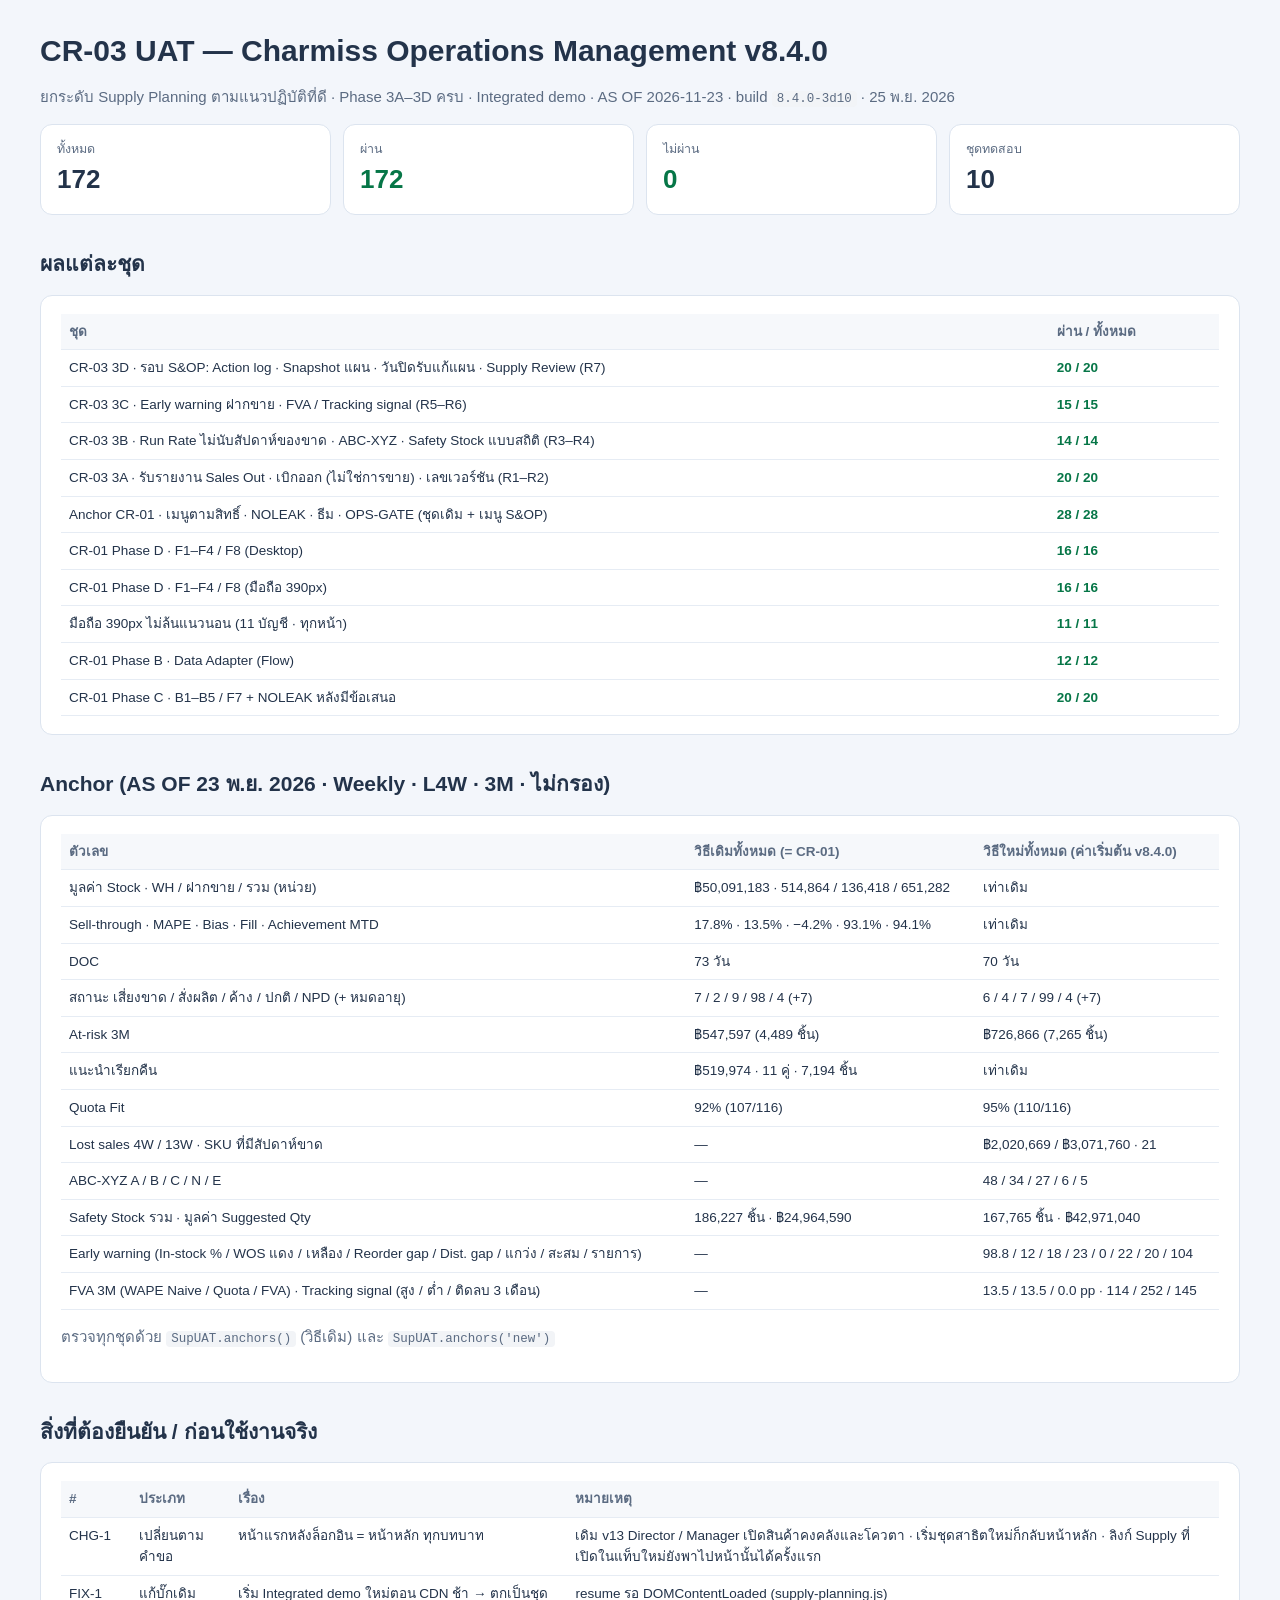
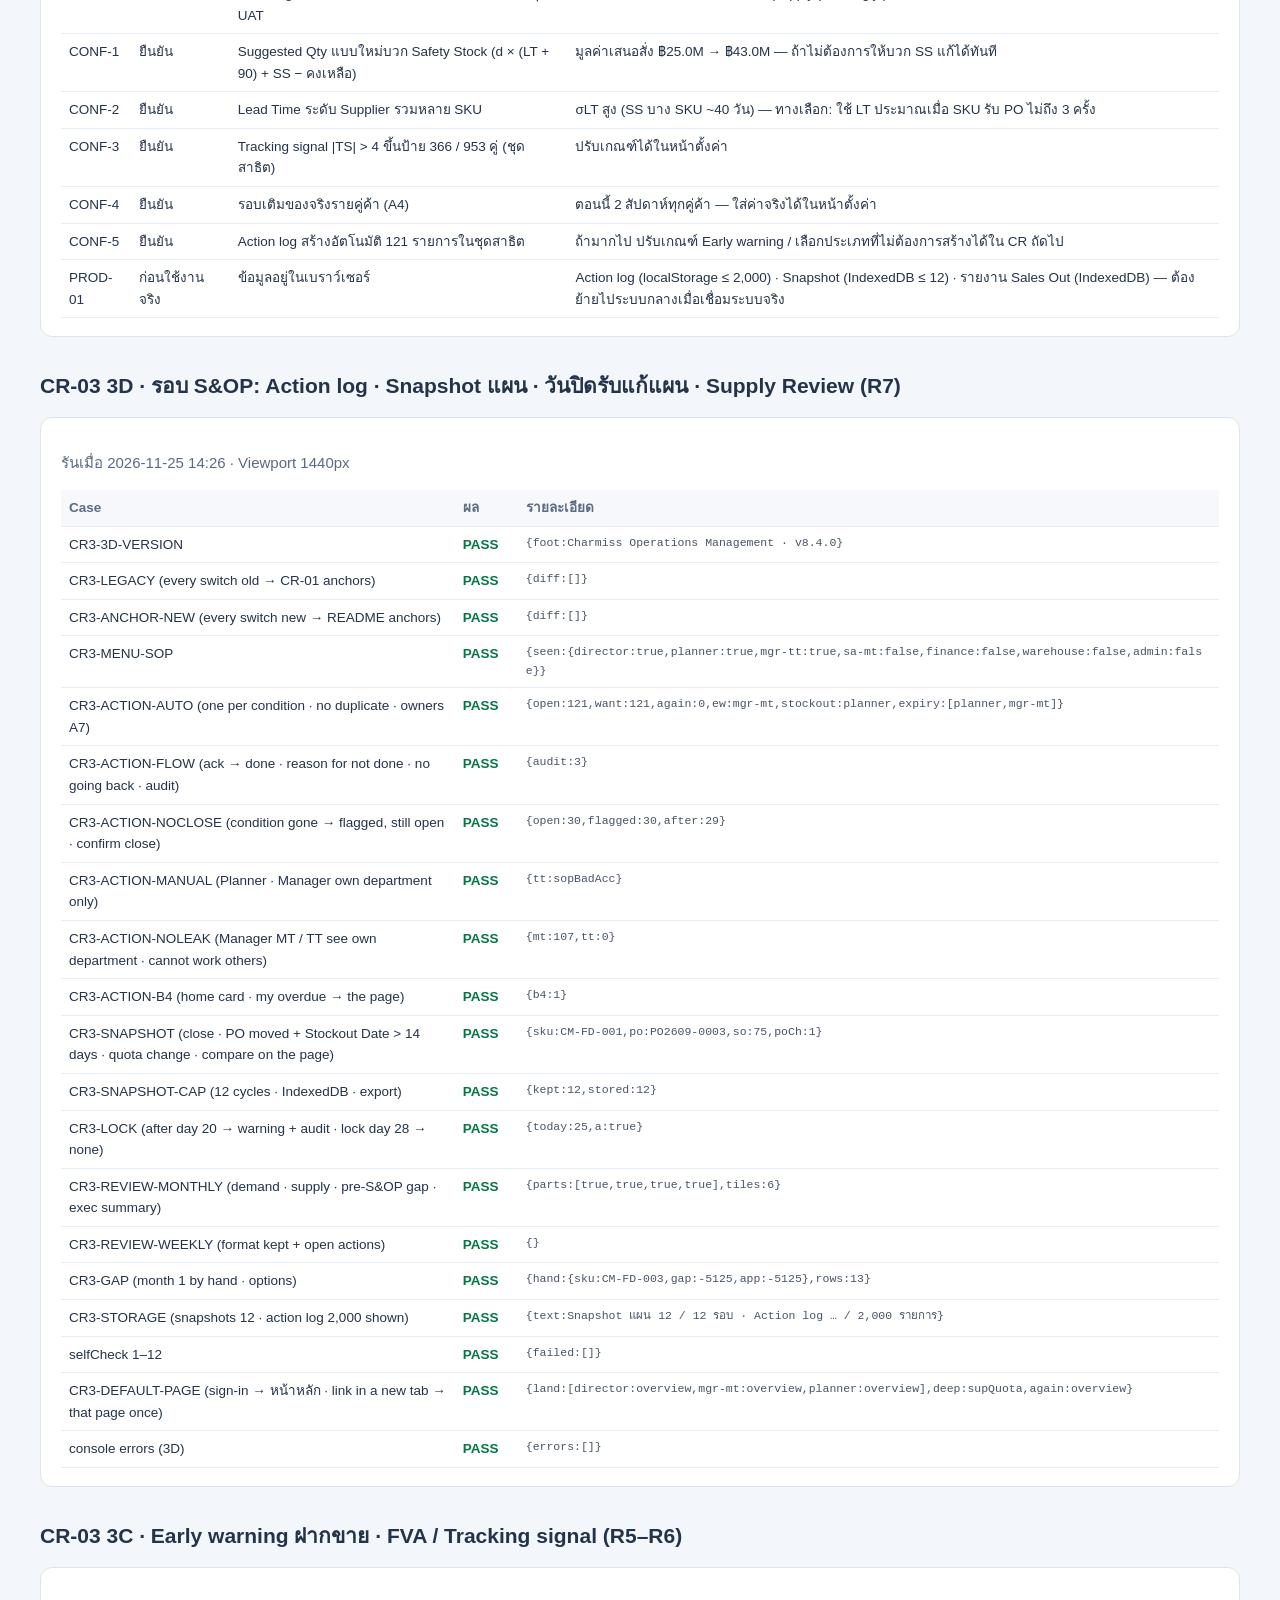
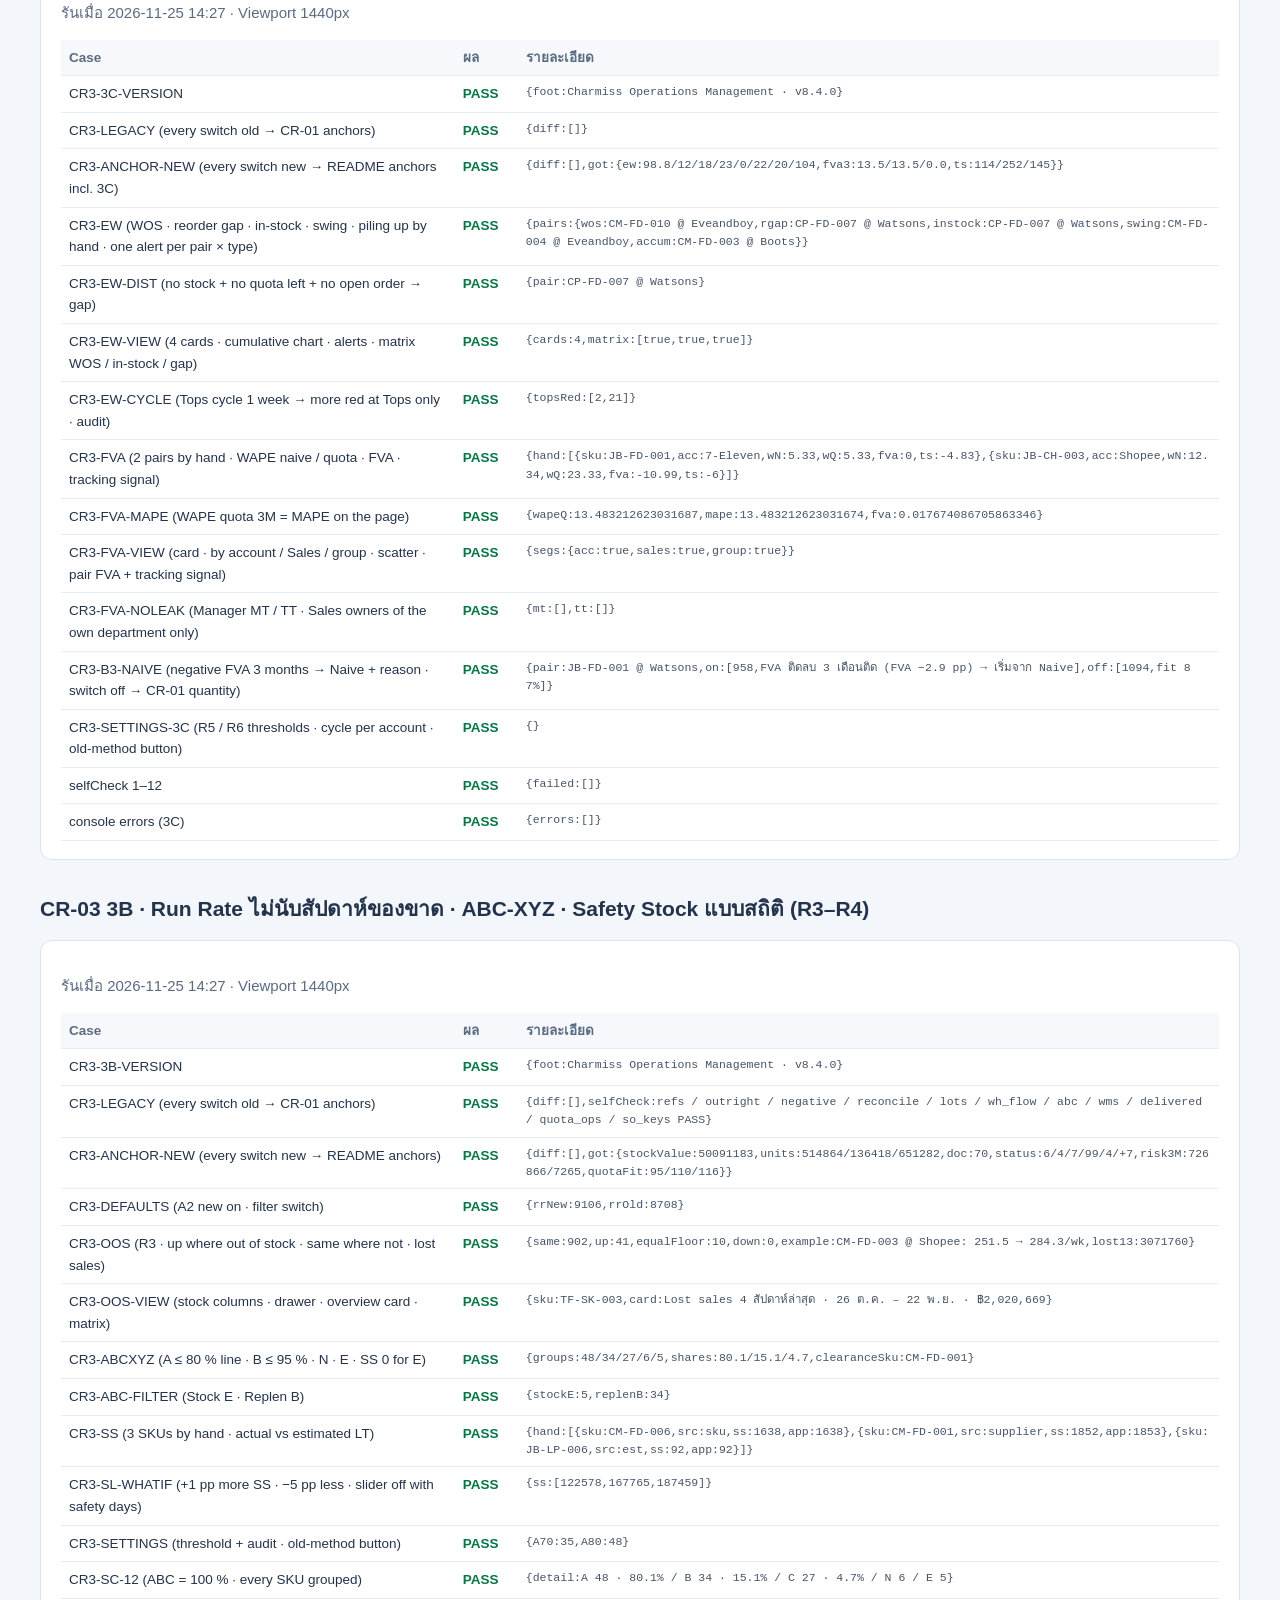
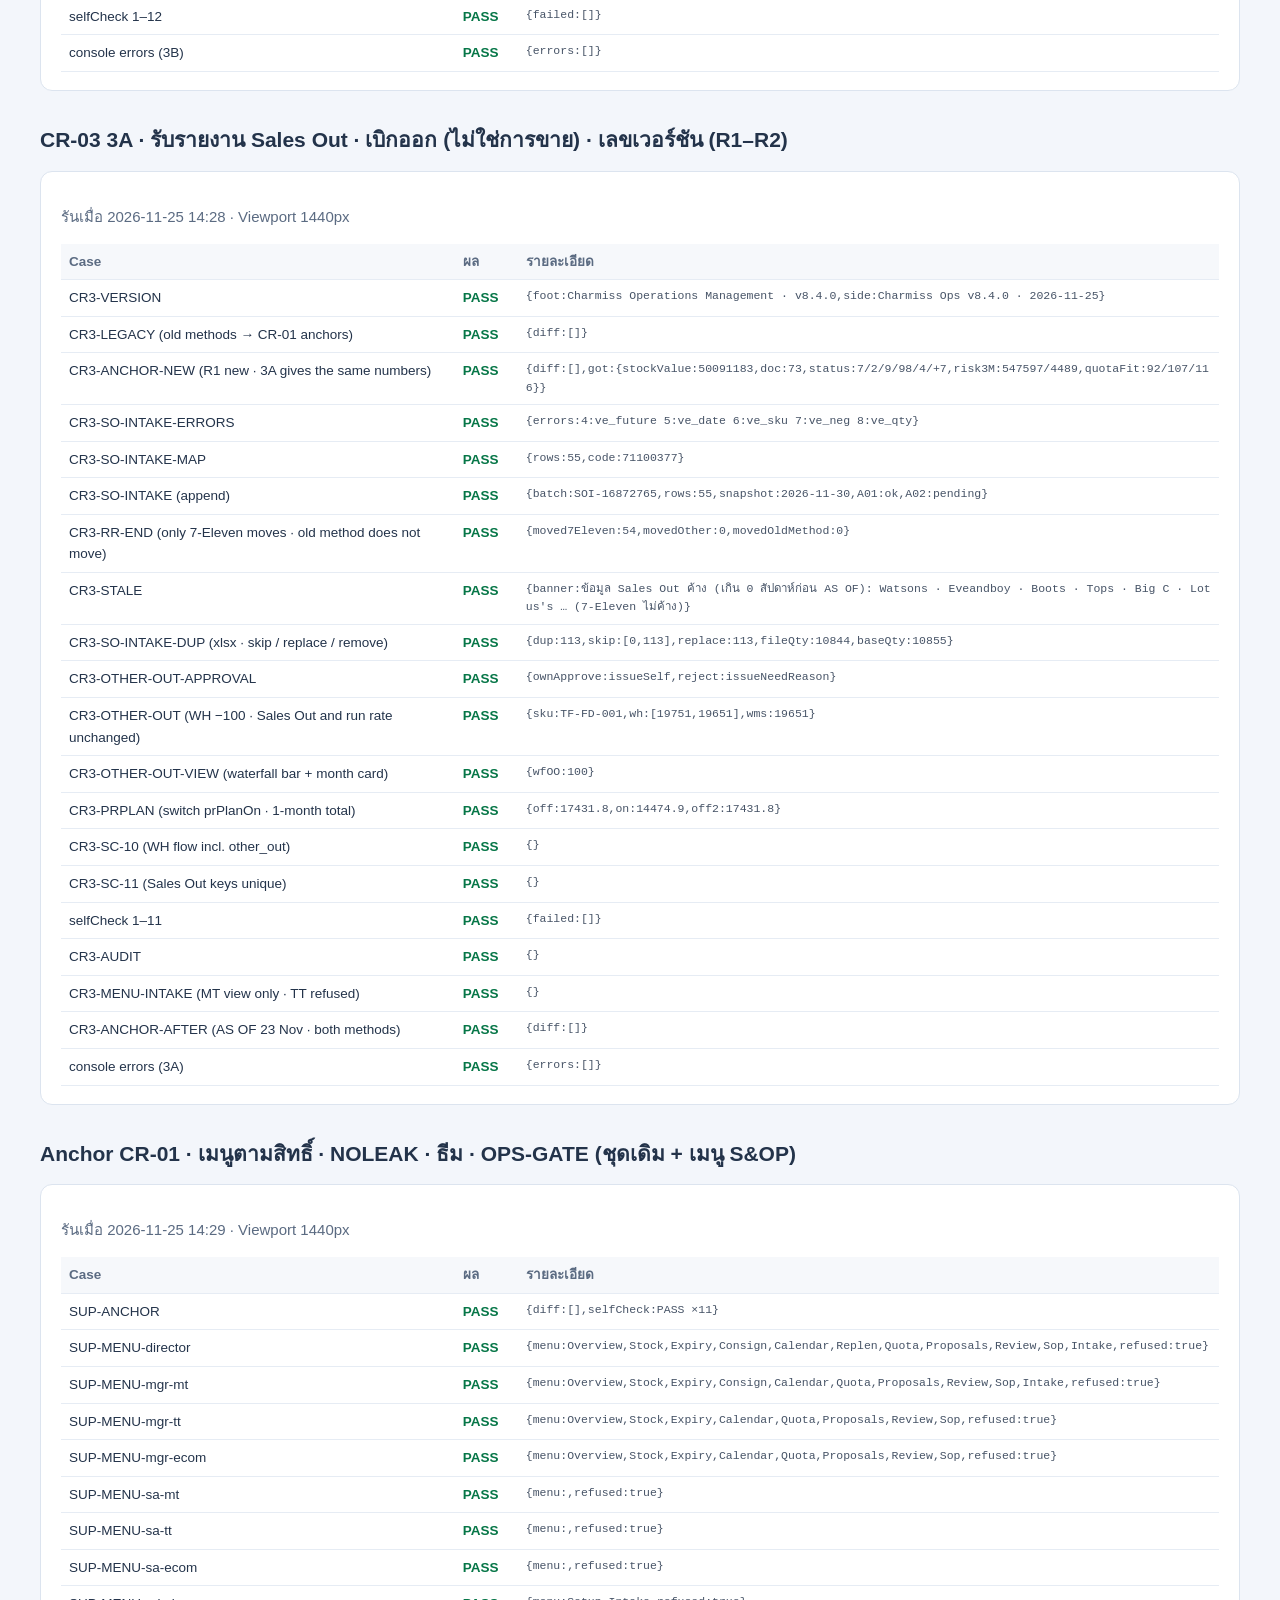
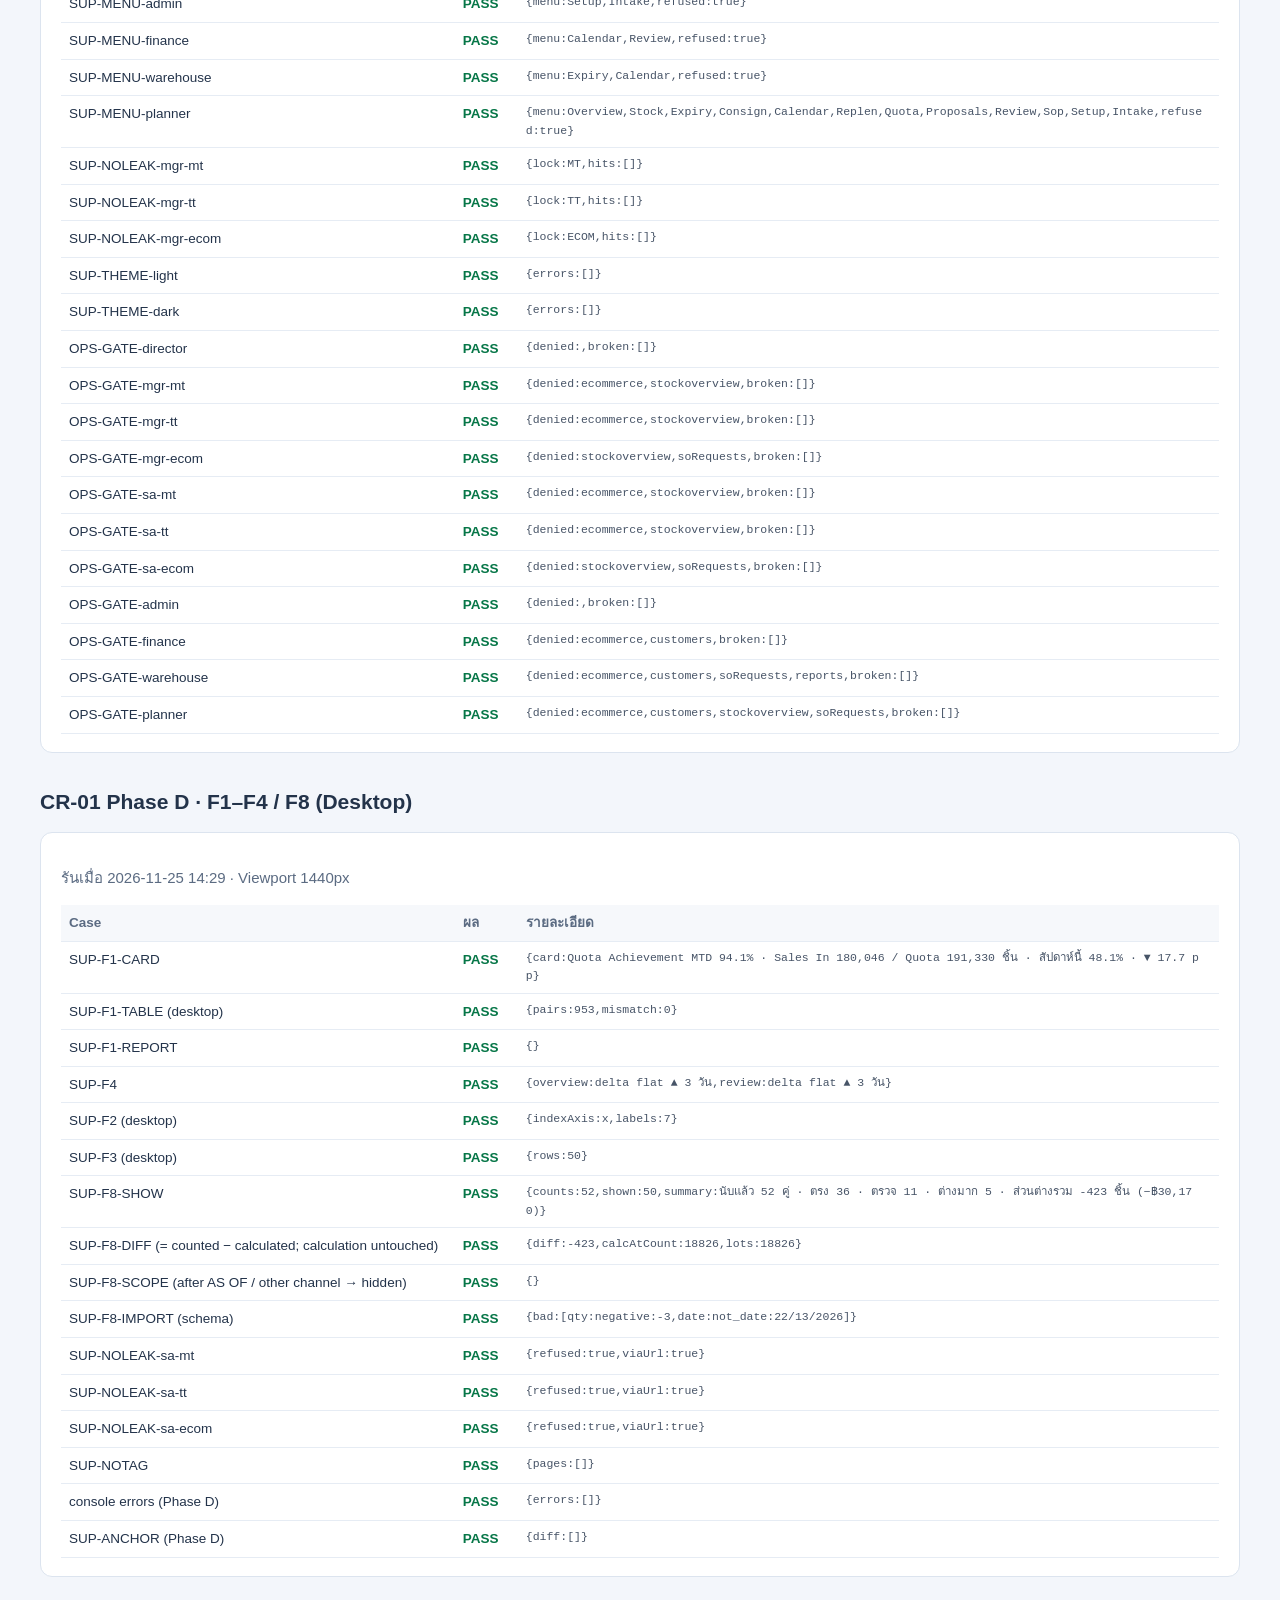
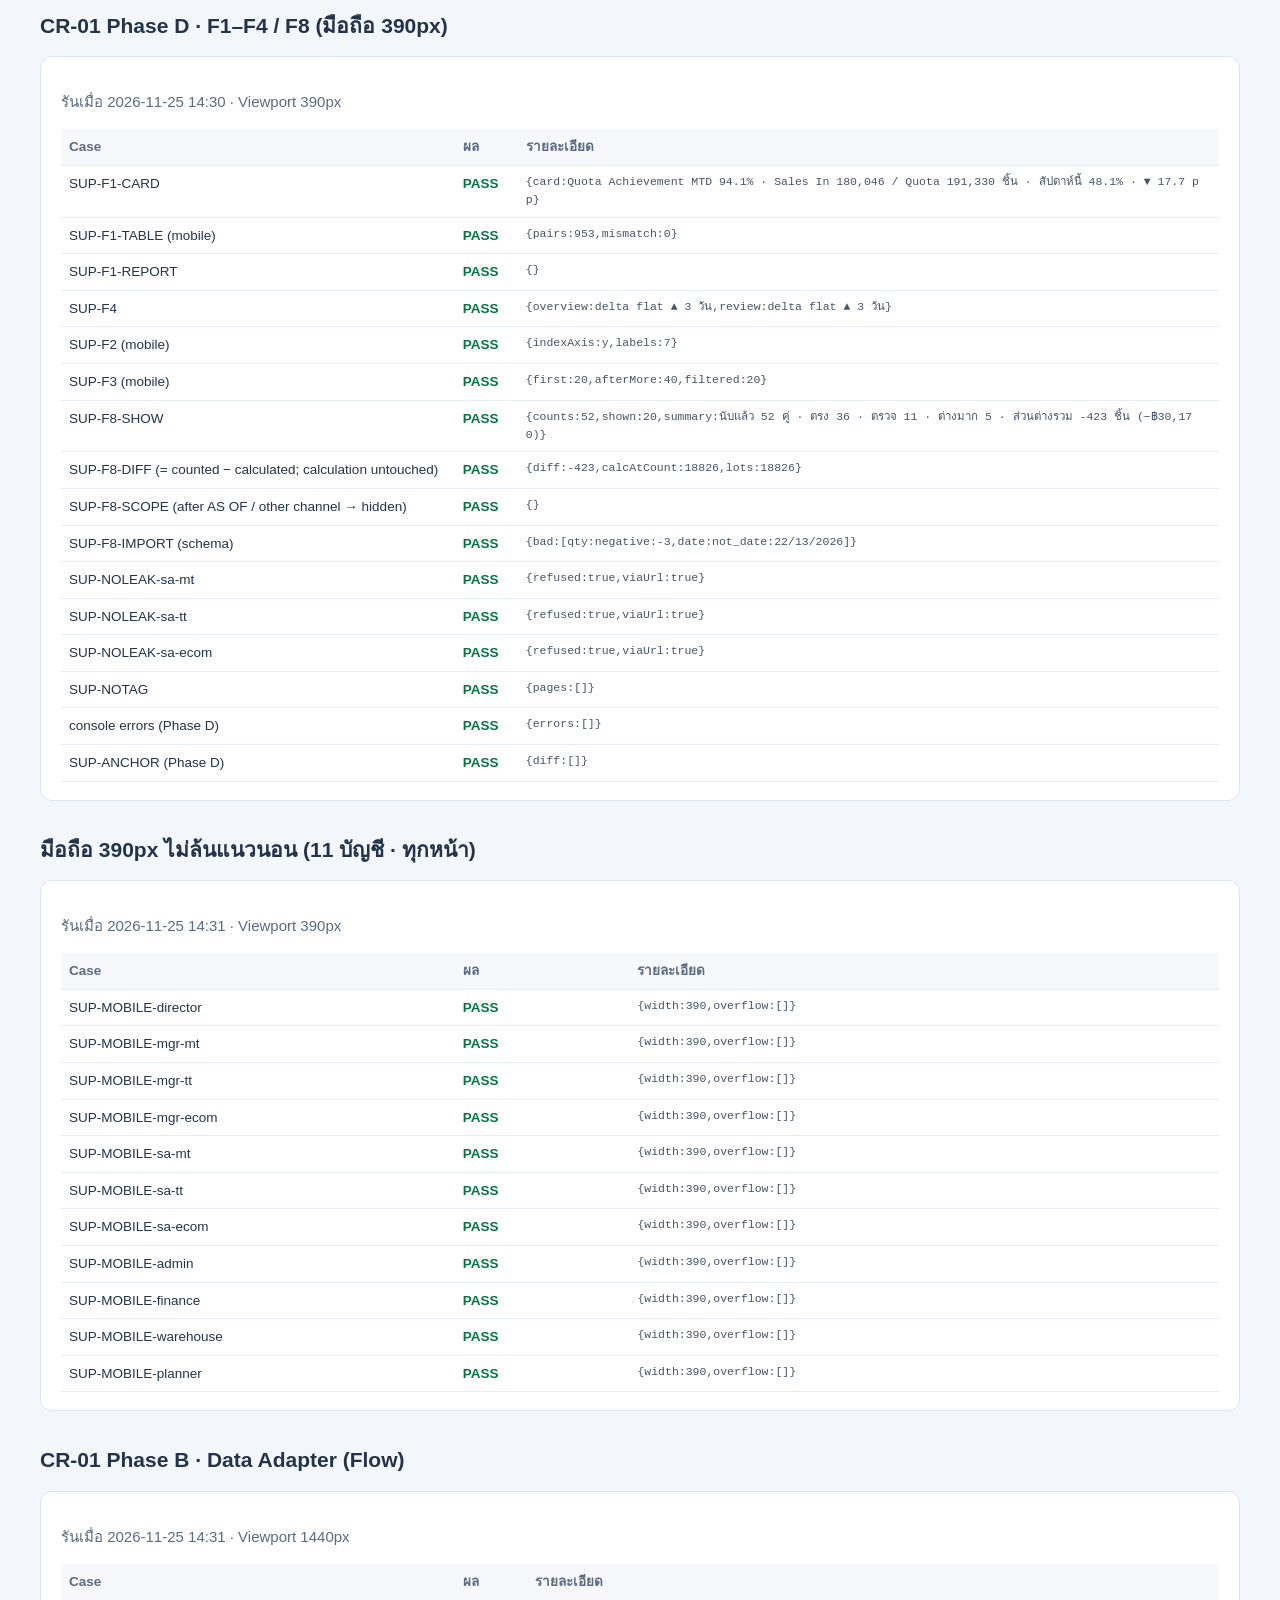
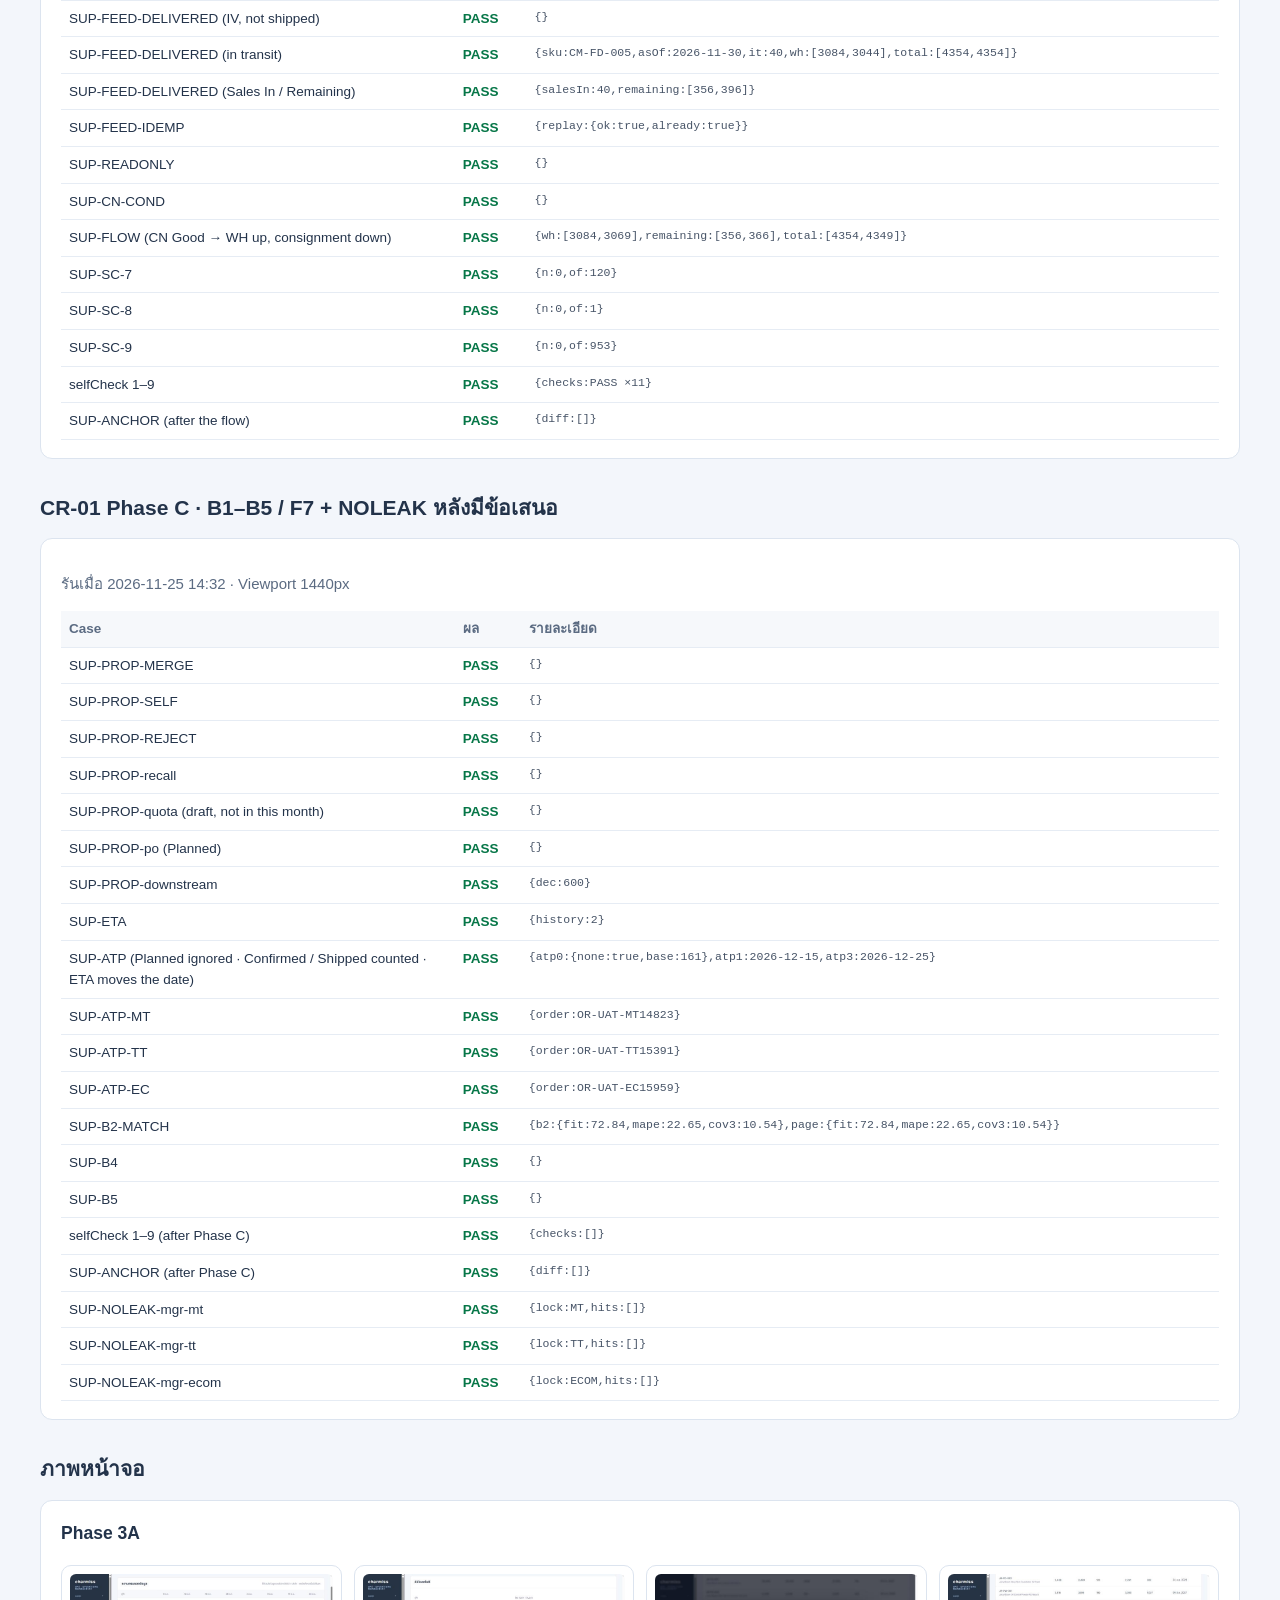
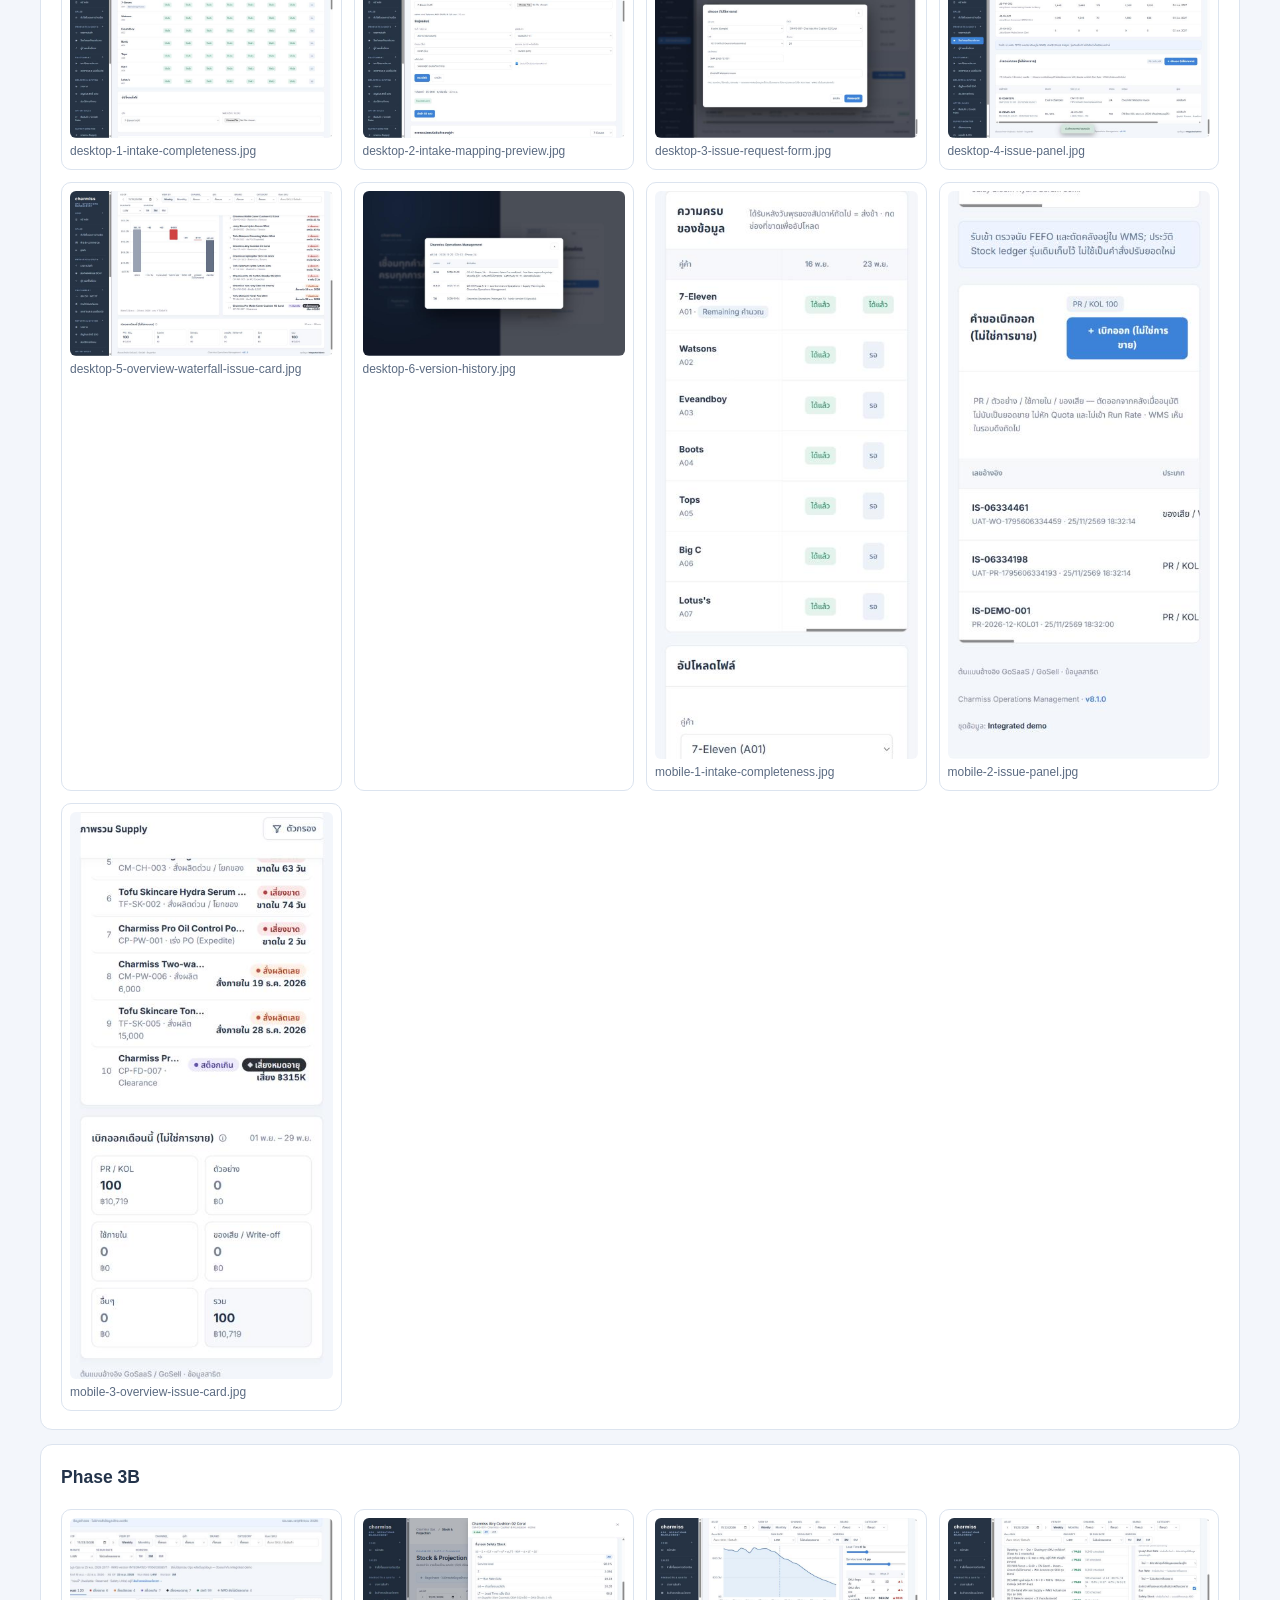
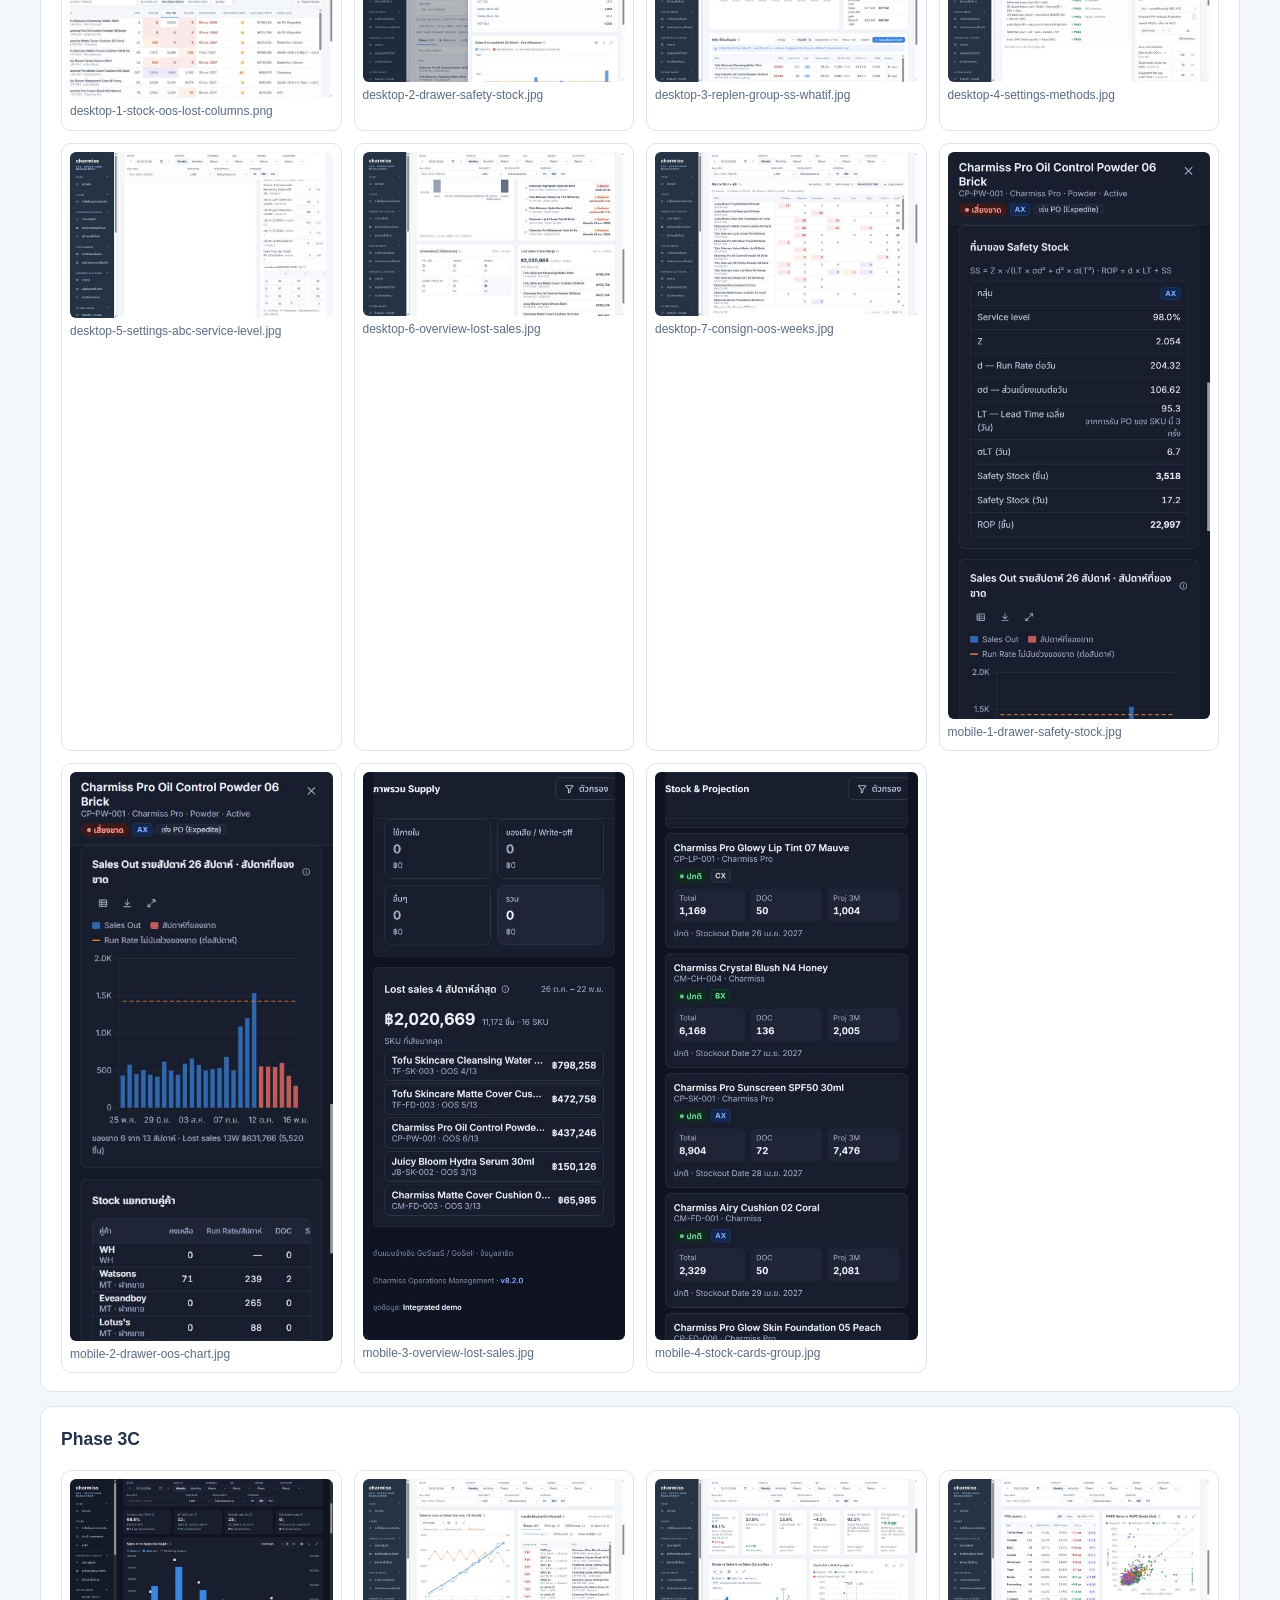
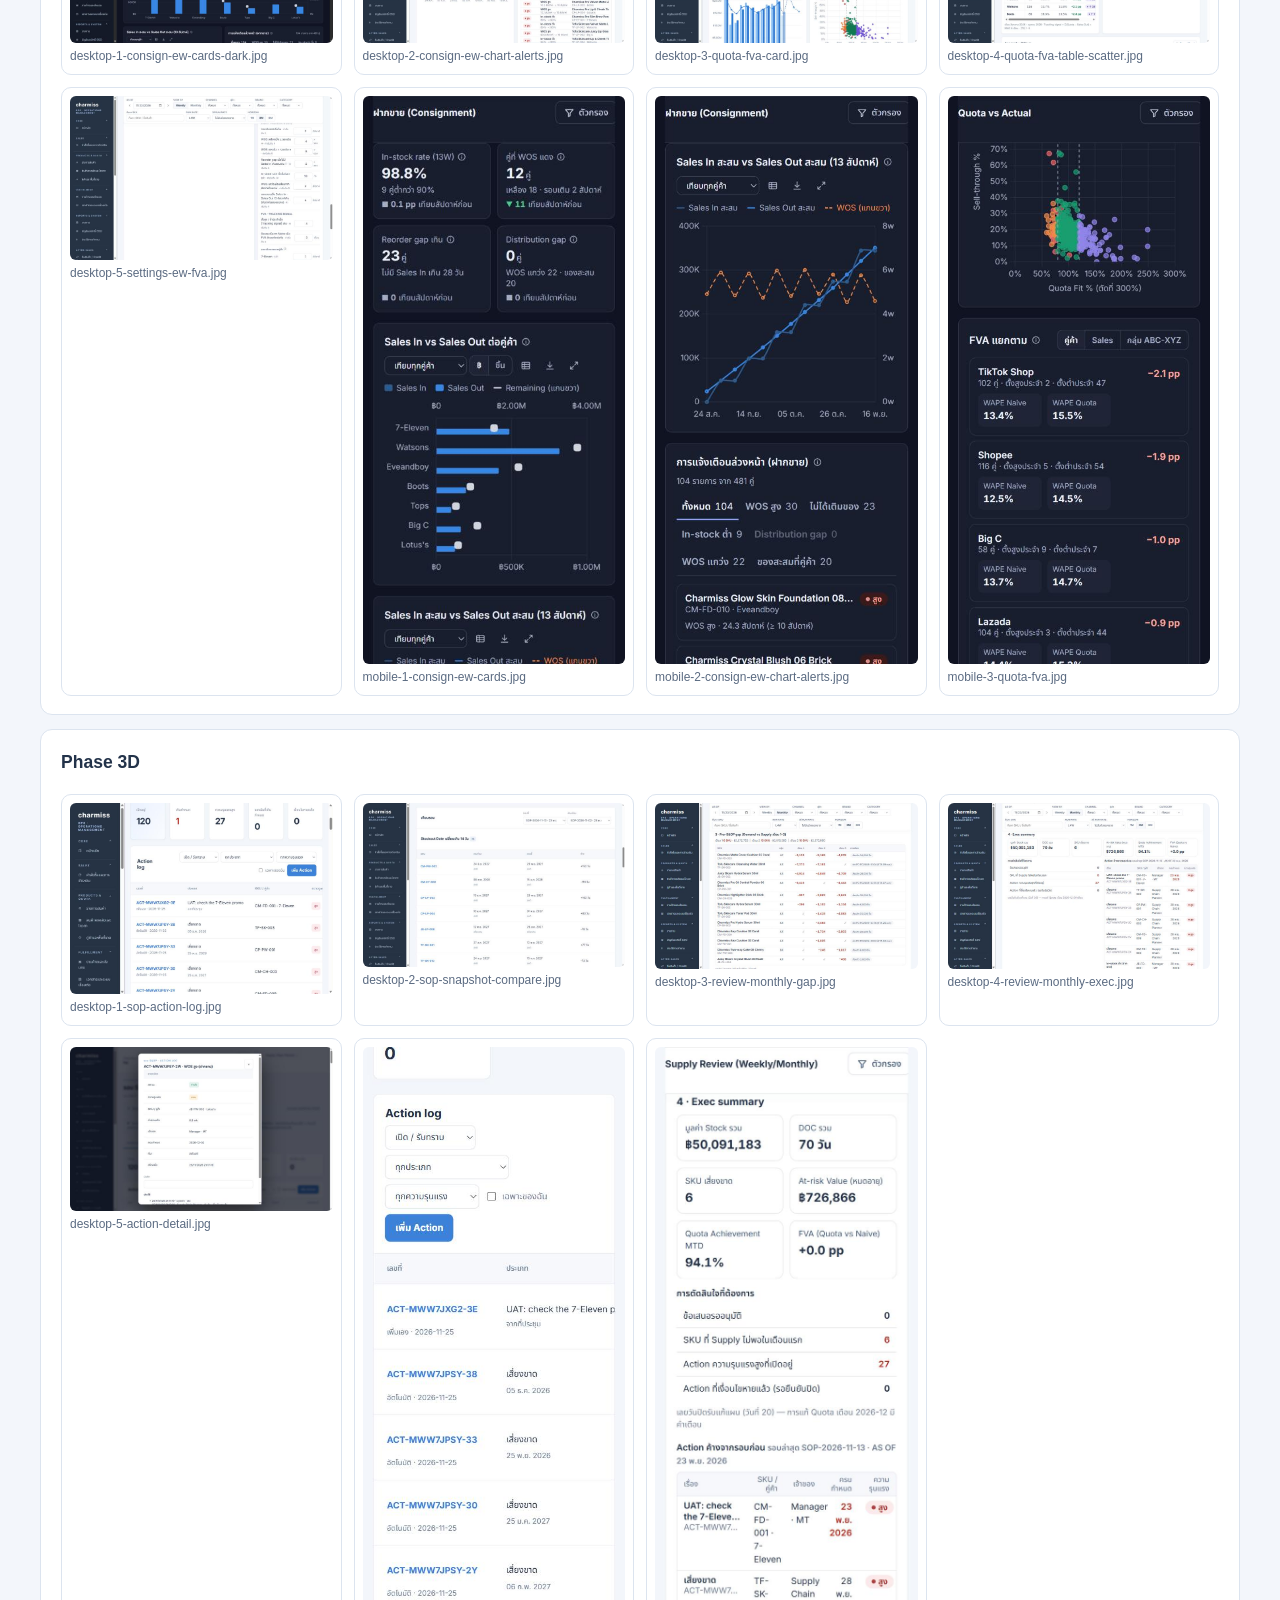
<file: uat/CR-03-UAT-2026-11-25/CR-03-UAT-2026-11-25.html>
<!doctype html><html lang="th"><head><meta charset="utf-8"><meta name="viewport" content="width=device-width,initial-scale=1"><title>CR-03 UAT · Charmiss Operations Management v8.4.0</title><style>body{font:15px/1.6 -apple-system,BlinkMacSystemFont,"Segoe UI","Tahoma",sans-serif;color:#23334a;background:#f3f6fb;margin:0}main{max-width:1200px;margin:auto;padding:32px 20px}
h1{font-size:30px;line-height:1.25;margin:0 0 6px}h2{margin:32px 0 10px;font-size:21px}section,.card{background:#fff;border:1px solid #dce4ef;border-radius:12px;padding:18px 20px;margin:14px 0}
.kpis{display:grid;grid-template-columns:repeat(4,minmax(0,1fr));gap:12px}.kpis div{background:#fff;border:1px solid #dce4ef;border-radius:12px;padding:14px 16px}.kpis small{display:block;color:#5b6b82}.kpis b{font-size:26px}
table{border-collapse:collapse;width:100%;font-size:13.5px}th,td{border-bottom:1px solid #e6ecf4;padding:7px 8px;text-align:left;vertical-align:top}th{background:#f6f8fb;color:#5b6b82;font-weight:600}
.pass{color:#067647;font-weight:700}.fail{color:#b42318;font-weight:700}.muted{color:#5b6b82}code{background:#f2f4f7;padding:1px 5px;border-radius:4px;font-size:12.5px}
details summary{cursor:pointer;font-weight:600}td.d{font-family:ui-monospace,Consolas,monospace;font-size:11.5px;color:#475467;word-break:break-all;max-width:560px}
.shots{display:grid;grid-template-columns:repeat(auto-fill,minmax(260px,1fr));gap:12px}.shots figure{margin:0;background:#fff;border:1px solid #dce4ef;border-radius:10px;padding:8px}.shots img{width:100%;border-radius:6px;display:block}.shots figcaption{font-size:12px;color:#5b6b82;margin-top:4px}
@media(max-width:720px){.kpis{grid-template-columns:repeat(2,minmax(0,1fr))}}</style></head><body><main><h1>CR-03 UAT — Charmiss Operations Management v8.4.0</h1><p class="muted">ยกระดับ Supply Planning ตามแนวปฏิบัติที่ดี · Phase 3A–3D ครบ · Integrated demo · AS OF 2026-11-23 · build <code>8.4.0-3d10</code> · 25 พ.ย. 2026</p><div class="kpis"><div><small>ทั้งหมด</small><b>172</b></div><div><small>ผ่าน</small><b class="pass">172</b></div><div><small>ไม่ผ่าน</small><b class="pass">0</b></div><div><small>ชุดทดสอบ</small><b>10</b></div></div><h2>ผลแต่ละชุด</h2><section><table><thead><tr><th>ชุด</th><th>ผ่าน / ทั้งหมด</th></tr></thead><tbody><tr><td>CR-03 3D · รอบ S&amp;OP: Action log · Snapshot แผน · วันปิดรับแก้แผน · Supply Review (R7)</td><td class="pass">20 / 20</td></tr><tr><td>CR-03 3C · Early warning ฝากขาย · FVA / Tracking signal (R5–R6)</td><td class="pass">15 / 15</td></tr><tr><td>CR-03 3B · Run Rate ไม่นับสัปดาห์ของขาด · ABC-XYZ · Safety Stock แบบสถิติ (R3–R4)</td><td class="pass">14 / 14</td></tr><tr><td>CR-03 3A · รับรายงาน Sales Out · เบิกออก (ไม่ใช่การขาย) · เลขเวอร์ชัน (R1–R2)</td><td class="pass">20 / 20</td></tr><tr><td>Anchor CR-01 · เมนูตามสิทธิ์ · NOLEAK · ธีม · OPS-GATE (ชุดเดิม + เมนู S&amp;OP)</td><td class="pass">28 / 28</td></tr><tr><td>CR-01 Phase D · F1–F4 / F8 (Desktop)</td><td class="pass">16 / 16</td></tr><tr><td>CR-01 Phase D · F1–F4 / F8 (มือถือ 390px)</td><td class="pass">16 / 16</td></tr><tr><td>มือถือ 390px ไม่ล้นแนวนอน (11 บัญชี · ทุกหน้า)</td><td class="pass">11 / 11</td></tr><tr><td>CR-01 Phase B · Data Adapter (Flow)</td><td class="pass">12 / 12</td></tr><tr><td>CR-01 Phase C · B1–B5 / F7 + NOLEAK หลังมีข้อเสนอ</td><td class="pass">20 / 20</td></tr></tbody></table></section><h2>Anchor (AS OF 23 พ.ย. 2026 · Weekly · L4W · 3M · ไม่กรอง)</h2><section><table><thead><tr><th>ตัวเลข</th><th>วิธีเดิมทั้งหมด (= CR-01)</th><th>วิธีใหม่ทั้งหมด (ค่าเริ่มต้น v8.4.0)</th></tr></thead><tbody><tr><td>มูลค่า Stock · WH / ฝากขาย / รวม (หน่วย)</td><td>฿50,091,183 · 514,864 / 136,418 / 651,282</td><td>เท่าเดิม</td></tr><tr><td>Sell-through · MAPE · Bias · Fill · Achievement MTD</td><td>17.8% · 13.5% · −4.2% · 93.1% · 94.1%</td><td>เท่าเดิม</td></tr><tr><td>DOC</td><td>73 วัน</td><td>70 วัน</td></tr><tr><td>สถานะ เสี่ยงขาด / สั่งผลิต / ค้าง / ปกติ / NPD (+ หมดอายุ)</td><td>7 / 2 / 9 / 98 / 4 (+7)</td><td>6 / 4 / 7 / 99 / 4 (+7)</td></tr><tr><td>At-risk 3M</td><td>฿547,597 (4,489 ชิ้น)</td><td>฿726,866 (7,265 ชิ้น)</td></tr><tr><td>แนะนำเรียกคืน</td><td>฿519,974 · 11 คู่ · 7,194 ชิ้น</td><td>เท่าเดิม</td></tr><tr><td>Quota Fit</td><td>92% (107/116)</td><td>95% (110/116)</td></tr><tr><td>Lost sales 4W / 13W · SKU ที่มีสัปดาห์ขาด</td><td>—</td><td>฿2,020,669 / ฿3,071,760 · 21</td></tr><tr><td>ABC-XYZ A / B / C / N / E</td><td>—</td><td>48 / 34 / 27 / 6 / 5</td></tr><tr><td>Safety Stock รวม · มูลค่า Suggested Qty</td><td>186,227 ชิ้น · ฿24,964,590</td><td>167,765 ชิ้น · ฿42,971,040</td></tr><tr><td>Early warning (In-stock % / WOS แดง / เหลือง / Reorder gap / Dist. gap / แกว่ง / สะสม / รายการ)</td><td>—</td><td>98.8 / 12 / 18 / 23 / 0 / 22 / 20 / 104</td></tr><tr><td>FVA 3M (WAPE Naive / Quota / FVA) · Tracking signal (สูง / ต่ำ / ติดลบ 3 เดือน)</td><td>—</td><td>13.5 / 13.5 / 0.0 pp · 114 / 252 / 145</td></tr></tbody></table><p class="muted">ตรวจทุกชุดด้วย <code>SupUAT.anchors()</code> (วิธีเดิม) และ <code>SupUAT.anchors('new')</code></p></section><h2>สิ่งที่ต้องยืนยัน / ก่อนใช้งานจริง</h2><section><table><thead><tr><th>#</th><th>ประเภท</th><th>เรื่อง</th><th>หมายเหตุ</th></tr></thead><tbody><tr><td>CHG-1</td><td>เปลี่ยนตามคำขอ</td><td>หน้าแรกหลังล็อกอิน = หน้าหลัก ทุกบทบาท</td><td>เดิม v13 Director / Manager เปิดสินค้าคงคลังและโควตา · เริ่มชุดสาธิตใหม่ก็กลับหน้าหลัก · ลิงก์ Supply ที่เปิดในแท็บใหม่ยังพาไปหน้านั้นได้ครั้งแรก</td></tr><tr><td>FIX-1</td><td>แก้บั๊กเดิม</td><td>เริ่ม Integrated demo ใหม่ตอน CDN ช้า → ตกเป็นชุด UAT</td><td>resume รอ DOMContentLoaded (supply-planning.js)</td></tr><tr><td>CONF-1</td><td>ยืนยัน</td><td>Suggested Qty แบบใหม่บวก Safety Stock (d × (LT + 90) + SS − คงเหลือ)</td><td>มูลค่าเสนอสั่ง ฿25.0M → ฿43.0M — ถ้าไม่ต้องการให้บวก SS แก้ได้ทันที</td></tr><tr><td>CONF-2</td><td>ยืนยัน</td><td>Lead Time ระดับ Supplier รวมหลาย SKU</td><td>σLT สูง (SS บาง SKU ~40 วัน) — ทางเลือก: ใช้ LT ประมาณเมื่อ SKU รับ PO ไม่ถึง 3 ครั้ง</td></tr><tr><td>CONF-3</td><td>ยืนยัน</td><td>Tracking signal |TS| &gt; 4 ขึ้นป้าย 366 / 953 คู่ (ชุดสาธิต)</td><td>ปรับเกณฑ์ได้ในหน้าตั้งค่า</td></tr><tr><td>CONF-4</td><td>ยืนยัน</td><td>รอบเติมของจริงรายคู่ค้า (A4)</td><td>ตอนนี้ 2 สัปดาห์ทุกคู่ค้า — ใส่ค่าจริงได้ในหน้าตั้งค่า</td></tr><tr><td>CONF-5</td><td>ยืนยัน</td><td>Action log สร้างอัตโนมัติ 121 รายการในชุดสาธิต</td><td>ถ้ามากไป ปรับเกณฑ์ Early warning / เลือกประเภทที่ไม่ต้องการสร้างได้ใน CR ถัดไป</td></tr><tr><td>PROD-01</td><td>ก่อนใช้งานจริง</td><td>ข้อมูลอยู่ในเบราว์เซอร์</td><td>Action log (localStorage ≤ 2,000) · Snapshot (IndexedDB ≤ 12) · รายงาน Sales Out (IndexedDB) — ต้องย้ายไประบบกลางเมื่อเชื่อมระบบจริง</td></tr></tbody></table></section><h2>CR-03 3D · รอบ S&amp;OP: Action log · Snapshot แผน · วันปิดรับแก้แผน · Supply Review (R7)</h2><section><p class="muted">รันเมื่อ 2026-11-25 14:26 · Viewport 1440px</p><table><thead><tr><th style="width:34%">Case</th><th>ผล</th><th>รายละเอียด</th></tr></thead><tbody><tr><td>CR3-3D-VERSION</td><td class="pass">PASS</td><td class="d">{foot:Charmiss Operations Management · v8.4.0}</td></tr><tr><td>CR3-LEGACY (every switch old → CR-01 anchors)</td><td class="pass">PASS</td><td class="d">{diff:[]}</td></tr><tr><td>CR3-ANCHOR-NEW (every switch new → README anchors)</td><td class="pass">PASS</td><td class="d">{diff:[]}</td></tr><tr><td>CR3-MENU-SOP</td><td class="pass">PASS</td><td class="d">{seen:{director:true,planner:true,mgr-tt:true,sa-mt:false,finance:false,warehouse:false,admin:false}}</td></tr><tr><td>CR3-ACTION-AUTO (one per condition · no duplicate · owners A7)</td><td class="pass">PASS</td><td class="d">{open:121,want:121,again:0,ew:mgr-mt,stockout:planner,expiry:[planner,mgr-mt]}</td></tr><tr><td>CR3-ACTION-FLOW (ack → done · reason for not done · no going back · audit)</td><td class="pass">PASS</td><td class="d">{audit:3}</td></tr><tr><td>CR3-ACTION-NOCLOSE (condition gone → flagged, still open · confirm close)</td><td class="pass">PASS</td><td class="d">{open:30,flagged:30,after:29}</td></tr><tr><td>CR3-ACTION-MANUAL (Planner · Manager own department only)</td><td class="pass">PASS</td><td class="d">{tt:sopBadAcc}</td></tr><tr><td>CR3-ACTION-NOLEAK (Manager MT / TT see own department · cannot work others)</td><td class="pass">PASS</td><td class="d">{mt:107,tt:0}</td></tr><tr><td>CR3-ACTION-B4 (home card · my overdue → the page)</td><td class="pass">PASS</td><td class="d">{b4:1}</td></tr><tr><td>CR3-SNAPSHOT (close · PO moved + Stockout Date &gt; 14 days · quota change · compare on the page)</td><td class="pass">PASS</td><td class="d">{sku:CM-FD-001,po:PO2609-0003,so:75,poCh:1}</td></tr><tr><td>CR3-SNAPSHOT-CAP (12 cycles · IndexedDB · export)</td><td class="pass">PASS</td><td class="d">{kept:12,stored:12}</td></tr><tr><td>CR3-LOCK (after day 20 → warning + audit · lock day 28 → none)</td><td class="pass">PASS</td><td class="d">{today:25,a:true}</td></tr><tr><td>CR3-REVIEW-MONTHLY (demand · supply · pre-S&amp;OP gap · exec summary)</td><td class="pass">PASS</td><td class="d">{parts:[true,true,true,true],tiles:6}</td></tr><tr><td>CR3-REVIEW-WEEKLY (format kept + open actions)</td><td class="pass">PASS</td><td class="d">{}</td></tr><tr><td>CR3-GAP (month 1 by hand · options)</td><td class="pass">PASS</td><td class="d">{hand:{sku:CM-FD-003,gap:-5125,app:-5125},rows:13}</td></tr><tr><td>CR3-STORAGE (snapshots 12 · action log 2,000 shown)</td><td class="pass">PASS</td><td class="d">{text:Snapshot แผน 12 / 12 รอบ · Action log … / 2,000 รายการ}</td></tr><tr><td>selfCheck 1–12</td><td class="pass">PASS</td><td class="d">{failed:[]}</td></tr><tr><td>CR3-DEFAULT-PAGE (sign-in → หน้าหลัก · link in a new tab → that page once)</td><td class="pass">PASS</td><td class="d">{land:[director:overview,mgr-mt:overview,planner:overview],deep:supQuota,again:overview}</td></tr><tr><td>console errors (3D)</td><td class="pass">PASS</td><td class="d">{errors:[]}</td></tr></tbody></table></section><h2>CR-03 3C · Early warning ฝากขาย · FVA / Tracking signal (R5–R6)</h2><section><p class="muted">รันเมื่อ 2026-11-25 14:27 · Viewport 1440px</p><table><thead><tr><th style="width:34%">Case</th><th>ผล</th><th>รายละเอียด</th></tr></thead><tbody><tr><td>CR3-3C-VERSION</td><td class="pass">PASS</td><td class="d">{foot:Charmiss Operations Management · v8.4.0}</td></tr><tr><td>CR3-LEGACY (every switch old → CR-01 anchors)</td><td class="pass">PASS</td><td class="d">{diff:[]}</td></tr><tr><td>CR3-ANCHOR-NEW (every switch new → README anchors incl. 3C)</td><td class="pass">PASS</td><td class="d">{diff:[],got:{ew:98.8/12/18/23/0/22/20/104,fva3:13.5/13.5/0.0,ts:114/252/145}}</td></tr><tr><td>CR3-EW (WOS · reorder gap · in-stock · swing · piling up by hand · one alert per pair × type)</td><td class="pass">PASS</td><td class="d">{pairs:{wos:CM-FD-010 @ Eveandboy,rgap:CP-FD-007 @ Watsons,instock:CP-FD-007 @ Watsons,swing:CM-FD-004 @ Eveandboy,accum:CM-FD-003 @ Boots}}</td></tr><tr><td>CR3-EW-DIST (no stock + no quota left + no open order → gap)</td><td class="pass">PASS</td><td class="d">{pair:CP-FD-007 @ Watsons}</td></tr><tr><td>CR3-EW-VIEW (4 cards · cumulative chart · alerts · matrix WOS / in-stock / gap)</td><td class="pass">PASS</td><td class="d">{cards:4,matrix:[true,true,true]}</td></tr><tr><td>CR3-EW-CYCLE (Tops cycle 1 week → more red at Tops only · audit)</td><td class="pass">PASS</td><td class="d">{topsRed:[2,21]}</td></tr><tr><td>CR3-FVA (2 pairs by hand · WAPE naive / quota · FVA · tracking signal)</td><td class="pass">PASS</td><td class="d">{hand:[{sku:JB-FD-001,acc:7-Eleven,wN:5.33,wQ:5.33,fva:0,ts:-4.83},{sku:JB-CH-003,acc:Shopee,wN:12.34,wQ:23.33,fva:-10.99,ts:-6}]}</td></tr><tr><td>CR3-FVA-MAPE (WAPE quota 3M = MAPE on the page)</td><td class="pass">PASS</td><td class="d">{wapeQ:13.483212623031687,mape:13.483212623031674,fva:0.017674086705863346}</td></tr><tr><td>CR3-FVA-VIEW (card · by account / Sales / group · scatter · pair FVA + tracking signal)</td><td class="pass">PASS</td><td class="d">{segs:{acc:true,sales:true,group:true}}</td></tr><tr><td>CR3-FVA-NOLEAK (Manager MT / TT · Sales owners of the own department only)</td><td class="pass">PASS</td><td class="d">{mt:[],tt:[]}</td></tr><tr><td>CR3-B3-NAIVE (negative FVA 3 months → Naive + reason · switch off → CR-01 quantity)</td><td class="pass">PASS</td><td class="d">{pair:JB-FD-001 @ Watsons,on:[958,FVA ติดลบ 3 เดือนติด (FVA −2.9 pp) → เริ่มจาก Naive],off:[1094,fit 87%]}</td></tr><tr><td>CR3-SETTINGS-3C (R5 / R6 thresholds · cycle per account · old-method button)</td><td class="pass">PASS</td><td class="d">{}</td></tr><tr><td>selfCheck 1–12</td><td class="pass">PASS</td><td class="d">{failed:[]}</td></tr><tr><td>console errors (3C)</td><td class="pass">PASS</td><td class="d">{errors:[]}</td></tr></tbody></table></section><h2>CR-03 3B · Run Rate ไม่นับสัปดาห์ของขาด · ABC-XYZ · Safety Stock แบบสถิติ (R3–R4)</h2><section><p class="muted">รันเมื่อ 2026-11-25 14:27 · Viewport 1440px</p><table><thead><tr><th style="width:34%">Case</th><th>ผล</th><th>รายละเอียด</th></tr></thead><tbody><tr><td>CR3-3B-VERSION</td><td class="pass">PASS</td><td class="d">{foot:Charmiss Operations Management · v8.4.0}</td></tr><tr><td>CR3-LEGACY (every switch old → CR-01 anchors)</td><td class="pass">PASS</td><td class="d">{diff:[],selfCheck:refs / outright / negative / reconcile / lots / wh_flow / abc / wms / delivered / quota_ops / so_keys PASS}</td></tr><tr><td>CR3-ANCHOR-NEW (every switch new → README anchors)</td><td class="pass">PASS</td><td class="d">{diff:[],got:{stockValue:50091183,units:514864/136418/651282,doc:70,status:6/4/7/99/4/+7,risk3M:726866/7265,quotaFit:95/110/116}}</td></tr><tr><td>CR3-DEFAULTS (A2 new on · filter switch)</td><td class="pass">PASS</td><td class="d">{rrNew:9106,rrOld:8708}</td></tr><tr><td>CR3-OOS (R3 · up where out of stock · same where not · lost sales)</td><td class="pass">PASS</td><td class="d">{same:902,up:41,equalFloor:10,down:0,example:CM-FD-003 @ Shopee: 251.5 → 284.3/wk,lost13:3071760}</td></tr><tr><td>CR3-OOS-VIEW (stock columns · drawer · overview card · matrix)</td><td class="pass">PASS</td><td class="d">{sku:TF-SK-003,card:Lost sales 4 สัปดาห์ล่าสุด · 26 ต.ค. – 22 พ.ย. · ฿2,020,669}</td></tr><tr><td>CR3-ABCXYZ (A ≤ 80 % line · B ≤ 95 % · N · E · SS 0 for E)</td><td class="pass">PASS</td><td class="d">{groups:48/34/27/6/5,shares:80.1/15.1/4.7,clearanceSku:CM-FD-001}</td></tr><tr><td>CR3-ABC-FILTER (Stock E · Replen B)</td><td class="pass">PASS</td><td class="d">{stockE:5,replenB:34}</td></tr><tr><td>CR3-SS (3 SKUs by hand · actual vs estimated LT)</td><td class="pass">PASS</td><td class="d">{hand:[{sku:CM-FD-006,src:sku,ss:1638,app:1638},{sku:CM-FD-001,src:supplier,ss:1852,app:1853},{sku:JB-LP-006,src:est,ss:92,app:92}]}</td></tr><tr><td>CR3-SL-WHATIF (+1 pp more SS · −5 pp less · slider off with safety days)</td><td class="pass">PASS</td><td class="d">{ss:[122578,167765,187459]}</td></tr><tr><td>CR3-SETTINGS (threshold + audit · old-method button)</td><td class="pass">PASS</td><td class="d">{A70:35,A80:48}</td></tr><tr><td>CR3-SC-12 (ABC = 100 % · every SKU grouped)</td><td class="pass">PASS</td><td class="d">{detail:A 48 · 80.1% / B 34 · 15.1% / C 27 · 4.7% / N 6 / E 5}</td></tr><tr><td>selfCheck 1–12</td><td class="pass">PASS</td><td class="d">{failed:[]}</td></tr><tr><td>console errors (3B)</td><td class="pass">PASS</td><td class="d">{errors:[]}</td></tr></tbody></table></section><h2>CR-03 3A · รับรายงาน Sales Out · เบิกออก (ไม่ใช่การขาย) · เลขเวอร์ชัน (R1–R2)</h2><section><p class="muted">รันเมื่อ 2026-11-25 14:28 · Viewport 1440px</p><table><thead><tr><th style="width:34%">Case</th><th>ผล</th><th>รายละเอียด</th></tr></thead><tbody><tr><td>CR3-VERSION</td><td class="pass">PASS</td><td class="d">{foot:Charmiss Operations Management · v8.4.0,side:Charmiss Ops v8.4.0 · 2026-11-25}</td></tr><tr><td>CR3-LEGACY (old methods → CR-01 anchors)</td><td class="pass">PASS</td><td class="d">{diff:[]}</td></tr><tr><td>CR3-ANCHOR-NEW (R1 new · 3A gives the same numbers)</td><td class="pass">PASS</td><td class="d">{diff:[],got:{stockValue:50091183,doc:73,status:7/2/9/98/4/+7,risk3M:547597/4489,quotaFit:92/107/116}}</td></tr><tr><td>CR3-SO-INTAKE-ERRORS</td><td class="pass">PASS</td><td class="d">{errors:4:ve_future 5:ve_date 6:ve_sku 7:ve_neg 8:ve_qty}</td></tr><tr><td>CR3-SO-INTAKE-MAP</td><td class="pass">PASS</td><td class="d">{rows:55,code:71100377}</td></tr><tr><td>CR3-SO-INTAKE (append)</td><td class="pass">PASS</td><td class="d">{batch:SOI-16872765,rows:55,snapshot:2026-11-30,A01:ok,A02:pending}</td></tr><tr><td>CR3-RR-END (only 7-Eleven moves · old method does not move)</td><td class="pass">PASS</td><td class="d">{moved7Eleven:54,movedOther:0,movedOldMethod:0}</td></tr><tr><td>CR3-STALE</td><td class="pass">PASS</td><td class="d">{banner:ข้อมูล Sales Out ค้าง (เกิน 0 สัปดาห์ก่อน AS OF): Watsons · Eveandboy · Boots · Tops · Big C · Lotus&#x27;s … (7-Eleven ไม่ค้าง)}</td></tr><tr><td>CR3-SO-INTAKE-DUP (xlsx · skip / replace / remove)</td><td class="pass">PASS</td><td class="d">{dup:113,skip:[0,113],replace:113,fileQty:10844,baseQty:10855}</td></tr><tr><td>CR3-OTHER-OUT-APPROVAL</td><td class="pass">PASS</td><td class="d">{ownApprove:issueSelf,reject:issueNeedReason}</td></tr><tr><td>CR3-OTHER-OUT (WH −100 · Sales Out and run rate unchanged)</td><td class="pass">PASS</td><td class="d">{sku:TF-FD-001,wh:[19751,19651],wms:19651}</td></tr><tr><td>CR3-OTHER-OUT-VIEW (waterfall bar + month card)</td><td class="pass">PASS</td><td class="d">{wfOO:100}</td></tr><tr><td>CR3-PRPLAN (switch prPlanOn · 1-month total)</td><td class="pass">PASS</td><td class="d">{off:17431.8,on:14474.9,off2:17431.8}</td></tr><tr><td>CR3-SC-10 (WH flow incl. other_out)</td><td class="pass">PASS</td><td class="d">{}</td></tr><tr><td>CR3-SC-11 (Sales Out keys unique)</td><td class="pass">PASS</td><td class="d">{}</td></tr><tr><td>selfCheck 1–11</td><td class="pass">PASS</td><td class="d">{failed:[]}</td></tr><tr><td>CR3-AUDIT</td><td class="pass">PASS</td><td class="d">{}</td></tr><tr><td>CR3-MENU-INTAKE (MT view only · TT refused)</td><td class="pass">PASS</td><td class="d">{}</td></tr><tr><td>CR3-ANCHOR-AFTER (AS OF 23 Nov · both methods)</td><td class="pass">PASS</td><td class="d">{diff:[]}</td></tr><tr><td>console errors (3A)</td><td class="pass">PASS</td><td class="d">{errors:[]}</td></tr></tbody></table></section><h2>Anchor CR-01 · เมนูตามสิทธิ์ · NOLEAK · ธีม · OPS-GATE (ชุดเดิม + เมนู S&amp;OP)</h2><section><p class="muted">รันเมื่อ 2026-11-25 14:29 · Viewport 1440px</p><table><thead><tr><th style="width:34%">Case</th><th>ผล</th><th>รายละเอียด</th></tr></thead><tbody><tr><td>SUP-ANCHOR</td><td class="pass">PASS</td><td class="d">{diff:[],selfCheck:PASS ×11}</td></tr><tr><td>SUP-MENU-director</td><td class="pass">PASS</td><td class="d">{menu:Overview,Stock,Expiry,Consign,Calendar,Replen,Quota,Proposals,Review,Sop,Intake,refused:true}</td></tr><tr><td>SUP-MENU-mgr-mt</td><td class="pass">PASS</td><td class="d">{menu:Overview,Stock,Expiry,Consign,Calendar,Quota,Proposals,Review,Sop,Intake,refused:true}</td></tr><tr><td>SUP-MENU-mgr-tt</td><td class="pass">PASS</td><td class="d">{menu:Overview,Stock,Expiry,Calendar,Quota,Proposals,Review,Sop,refused:true}</td></tr><tr><td>SUP-MENU-mgr-ecom</td><td class="pass">PASS</td><td class="d">{menu:Overview,Stock,Expiry,Calendar,Quota,Proposals,Review,Sop,refused:true}</td></tr><tr><td>SUP-MENU-sa-mt</td><td class="pass">PASS</td><td class="d">{menu:,refused:true}</td></tr><tr><td>SUP-MENU-sa-tt</td><td class="pass">PASS</td><td class="d">{menu:,refused:true}</td></tr><tr><td>SUP-MENU-sa-ecom</td><td class="pass">PASS</td><td class="d">{menu:,refused:true}</td></tr><tr><td>SUP-MENU-admin</td><td class="pass">PASS</td><td class="d">{menu:Setup,Intake,refused:true}</td></tr><tr><td>SUP-MENU-finance</td><td class="pass">PASS</td><td class="d">{menu:Calendar,Review,refused:true}</td></tr><tr><td>SUP-MENU-warehouse</td><td class="pass">PASS</td><td class="d">{menu:Expiry,Calendar,refused:true}</td></tr><tr><td>SUP-MENU-planner</td><td class="pass">PASS</td><td class="d">{menu:Overview,Stock,Expiry,Consign,Calendar,Replen,Quota,Proposals,Review,Sop,Setup,Intake,refused:true}</td></tr><tr><td>SUP-NOLEAK-mgr-mt</td><td class="pass">PASS</td><td class="d">{lock:MT,hits:[]}</td></tr><tr><td>SUP-NOLEAK-mgr-tt</td><td class="pass">PASS</td><td class="d">{lock:TT,hits:[]}</td></tr><tr><td>SUP-NOLEAK-mgr-ecom</td><td class="pass">PASS</td><td class="d">{lock:ECOM,hits:[]}</td></tr><tr><td>SUP-THEME-light</td><td class="pass">PASS</td><td class="d">{errors:[]}</td></tr><tr><td>SUP-THEME-dark</td><td class="pass">PASS</td><td class="d">{errors:[]}</td></tr><tr><td>OPS-GATE-director</td><td class="pass">PASS</td><td class="d">{denied:,broken:[]}</td></tr><tr><td>OPS-GATE-mgr-mt</td><td class="pass">PASS</td><td class="d">{denied:ecommerce,stockoverview,broken:[]}</td></tr><tr><td>OPS-GATE-mgr-tt</td><td class="pass">PASS</td><td class="d">{denied:ecommerce,stockoverview,broken:[]}</td></tr><tr><td>OPS-GATE-mgr-ecom</td><td class="pass">PASS</td><td class="d">{denied:stockoverview,soRequests,broken:[]}</td></tr><tr><td>OPS-GATE-sa-mt</td><td class="pass">PASS</td><td class="d">{denied:ecommerce,stockoverview,broken:[]}</td></tr><tr><td>OPS-GATE-sa-tt</td><td class="pass">PASS</td><td class="d">{denied:ecommerce,stockoverview,broken:[]}</td></tr><tr><td>OPS-GATE-sa-ecom</td><td class="pass">PASS</td><td class="d">{denied:stockoverview,soRequests,broken:[]}</td></tr><tr><td>OPS-GATE-admin</td><td class="pass">PASS</td><td class="d">{denied:,broken:[]}</td></tr><tr><td>OPS-GATE-finance</td><td class="pass">PASS</td><td class="d">{denied:ecommerce,customers,broken:[]}</td></tr><tr><td>OPS-GATE-warehouse</td><td class="pass">PASS</td><td class="d">{denied:ecommerce,customers,soRequests,reports,broken:[]}</td></tr><tr><td>OPS-GATE-planner</td><td class="pass">PASS</td><td class="d">{denied:ecommerce,customers,stockoverview,soRequests,broken:[]}</td></tr></tbody></table></section><h2>CR-01 Phase D · F1–F4 / F8 (Desktop)</h2><section><p class="muted">รันเมื่อ 2026-11-25 14:29 · Viewport 1440px</p><table><thead><tr><th style="width:34%">Case</th><th>ผล</th><th>รายละเอียด</th></tr></thead><tbody><tr><td>SUP-F1-CARD</td><td class="pass">PASS</td><td class="d">{card:Quota Achievement MTD 94.1% · Sales In 180,046 / Quota 191,330 ชิ้น · สัปดาห์นี้ 48.1% · ▼ 17.7 pp}</td></tr><tr><td>SUP-F1-TABLE (desktop)</td><td class="pass">PASS</td><td class="d">{pairs:953,mismatch:0}</td></tr><tr><td>SUP-F1-REPORT</td><td class="pass">PASS</td><td class="d">{}</td></tr><tr><td>SUP-F4</td><td class="pass">PASS</td><td class="d">{overview:delta flat ▲ 3 วัน,review:delta flat ▲ 3 วัน}</td></tr><tr><td>SUP-F2 (desktop)</td><td class="pass">PASS</td><td class="d">{indexAxis:x,labels:7}</td></tr><tr><td>SUP-F3 (desktop)</td><td class="pass">PASS</td><td class="d">{rows:50}</td></tr><tr><td>SUP-F8-SHOW</td><td class="pass">PASS</td><td class="d">{counts:52,shown:50,summary:นับแล้ว 52 คู่ · ตรง 36 · ตรวจ 11 · ต่างมาก 5 · ส่วนต่างรวม -423 ชิ้น (−฿30,170)}</td></tr><tr><td>SUP-F8-DIFF (= counted − calculated; calculation untouched)</td><td class="pass">PASS</td><td class="d">{diff:-423,calcAtCount:18826,lots:18826}</td></tr><tr><td>SUP-F8-SCOPE (after AS OF / other channel → hidden)</td><td class="pass">PASS</td><td class="d">{}</td></tr><tr><td>SUP-F8-IMPORT (schema)</td><td class="pass">PASS</td><td class="d">{bad:[qty:negative:-3,date:not_date:22/13/2026]}</td></tr><tr><td>SUP-NOLEAK-sa-mt</td><td class="pass">PASS</td><td class="d">{refused:true,viaUrl:true}</td></tr><tr><td>SUP-NOLEAK-sa-tt</td><td class="pass">PASS</td><td class="d">{refused:true,viaUrl:true}</td></tr><tr><td>SUP-NOLEAK-sa-ecom</td><td class="pass">PASS</td><td class="d">{refused:true,viaUrl:true}</td></tr><tr><td>SUP-NOTAG</td><td class="pass">PASS</td><td class="d">{pages:[]}</td></tr><tr><td>console errors (Phase D)</td><td class="pass">PASS</td><td class="d">{errors:[]}</td></tr><tr><td>SUP-ANCHOR (Phase D)</td><td class="pass">PASS</td><td class="d">{diff:[]}</td></tr></tbody></table></section><h2>CR-01 Phase D · F1–F4 / F8 (มือถือ 390px)</h2><section><p class="muted">รันเมื่อ 2026-11-25 14:30 · Viewport 390px</p><table><thead><tr><th style="width:34%">Case</th><th>ผล</th><th>รายละเอียด</th></tr></thead><tbody><tr><td>SUP-F1-CARD</td><td class="pass">PASS</td><td class="d">{card:Quota Achievement MTD 94.1% · Sales In 180,046 / Quota 191,330 ชิ้น · สัปดาห์นี้ 48.1% · ▼ 17.7 pp}</td></tr><tr><td>SUP-F1-TABLE (mobile)</td><td class="pass">PASS</td><td class="d">{pairs:953,mismatch:0}</td></tr><tr><td>SUP-F1-REPORT</td><td class="pass">PASS</td><td class="d">{}</td></tr><tr><td>SUP-F4</td><td class="pass">PASS</td><td class="d">{overview:delta flat ▲ 3 วัน,review:delta flat ▲ 3 วัน}</td></tr><tr><td>SUP-F2 (mobile)</td><td class="pass">PASS</td><td class="d">{indexAxis:y,labels:7}</td></tr><tr><td>SUP-F3 (mobile)</td><td class="pass">PASS</td><td class="d">{first:20,afterMore:40,filtered:20}</td></tr><tr><td>SUP-F8-SHOW</td><td class="pass">PASS</td><td class="d">{counts:52,shown:20,summary:นับแล้ว 52 คู่ · ตรง 36 · ตรวจ 11 · ต่างมาก 5 · ส่วนต่างรวม -423 ชิ้น (−฿30,170)}</td></tr><tr><td>SUP-F8-DIFF (= counted − calculated; calculation untouched)</td><td class="pass">PASS</td><td class="d">{diff:-423,calcAtCount:18826,lots:18826}</td></tr><tr><td>SUP-F8-SCOPE (after AS OF / other channel → hidden)</td><td class="pass">PASS</td><td class="d">{}</td></tr><tr><td>SUP-F8-IMPORT (schema)</td><td class="pass">PASS</td><td class="d">{bad:[qty:negative:-3,date:not_date:22/13/2026]}</td></tr><tr><td>SUP-NOLEAK-sa-mt</td><td class="pass">PASS</td><td class="d">{refused:true,viaUrl:true}</td></tr><tr><td>SUP-NOLEAK-sa-tt</td><td class="pass">PASS</td><td class="d">{refused:true,viaUrl:true}</td></tr><tr><td>SUP-NOLEAK-sa-ecom</td><td class="pass">PASS</td><td class="d">{refused:true,viaUrl:true}</td></tr><tr><td>SUP-NOTAG</td><td class="pass">PASS</td><td class="d">{pages:[]}</td></tr><tr><td>console errors (Phase D)</td><td class="pass">PASS</td><td class="d">{errors:[]}</td></tr><tr><td>SUP-ANCHOR (Phase D)</td><td class="pass">PASS</td><td class="d">{diff:[]}</td></tr></tbody></table></section><h2>มือถือ 390px ไม่ล้นแนวนอน (11 บัญชี · ทุกหน้า)</h2><section><p class="muted">รันเมื่อ 2026-11-25 14:31 · Viewport 390px</p><table><thead><tr><th style="width:34%">Case</th><th>ผล</th><th>รายละเอียด</th></tr></thead><tbody><tr><td>SUP-MOBILE-director</td><td class="pass">PASS</td><td class="d">{width:390,overflow:[]}</td></tr><tr><td>SUP-MOBILE-mgr-mt</td><td class="pass">PASS</td><td class="d">{width:390,overflow:[]}</td></tr><tr><td>SUP-MOBILE-mgr-tt</td><td class="pass">PASS</td><td class="d">{width:390,overflow:[]}</td></tr><tr><td>SUP-MOBILE-mgr-ecom</td><td class="pass">PASS</td><td class="d">{width:390,overflow:[]}</td></tr><tr><td>SUP-MOBILE-sa-mt</td><td class="pass">PASS</td><td class="d">{width:390,overflow:[]}</td></tr><tr><td>SUP-MOBILE-sa-tt</td><td class="pass">PASS</td><td class="d">{width:390,overflow:[]}</td></tr><tr><td>SUP-MOBILE-sa-ecom</td><td class="pass">PASS</td><td class="d">{width:390,overflow:[]}</td></tr><tr><td>SUP-MOBILE-admin</td><td class="pass">PASS</td><td class="d">{width:390,overflow:[]}</td></tr><tr><td>SUP-MOBILE-finance</td><td class="pass">PASS</td><td class="d">{width:390,overflow:[]}</td></tr><tr><td>SUP-MOBILE-warehouse</td><td class="pass">PASS</td><td class="d">{width:390,overflow:[]}</td></tr><tr><td>SUP-MOBILE-planner</td><td class="pass">PASS</td><td class="d">{width:390,overflow:[]}</td></tr></tbody></table></section><h2>CR-01 Phase B · Data Adapter (Flow)</h2><section><p class="muted">รันเมื่อ 2026-11-25 14:31 · Viewport 1440px</p><table><thead><tr><th style="width:34%">Case</th><th>ผล</th><th>รายละเอียด</th></tr></thead><tbody><tr><td>SUP-FEED-DELIVERED (IV, not shipped)</td><td class="pass">PASS</td><td class="d">{}</td></tr><tr><td>SUP-FEED-DELIVERED (in transit)</td><td class="pass">PASS</td><td class="d">{sku:CM-FD-005,asOf:2026-11-30,it:40,wh:[3084,3044],total:[4354,4354]}</td></tr><tr><td>SUP-FEED-DELIVERED (Sales In / Remaining)</td><td class="pass">PASS</td><td class="d">{salesIn:40,remaining:[356,396]}</td></tr><tr><td>SUP-FEED-IDEMP</td><td class="pass">PASS</td><td class="d">{replay:{ok:true,already:true}}</td></tr><tr><td>SUP-READONLY</td><td class="pass">PASS</td><td class="d">{}</td></tr><tr><td>SUP-CN-COND</td><td class="pass">PASS</td><td class="d">{}</td></tr><tr><td>SUP-FLOW (CN Good → WH up, consignment down)</td><td class="pass">PASS</td><td class="d">{wh:[3084,3069],remaining:[356,366],total:[4354,4349]}</td></tr><tr><td>SUP-SC-7</td><td class="pass">PASS</td><td class="d">{n:0,of:120}</td></tr><tr><td>SUP-SC-8</td><td class="pass">PASS</td><td class="d">{n:0,of:1}</td></tr><tr><td>SUP-SC-9</td><td class="pass">PASS</td><td class="d">{n:0,of:953}</td></tr><tr><td>selfCheck 1–9</td><td class="pass">PASS</td><td class="d">{checks:PASS ×11}</td></tr><tr><td>SUP-ANCHOR (after the flow)</td><td class="pass">PASS</td><td class="d">{diff:[]}</td></tr></tbody></table></section><h2>CR-01 Phase C · B1–B5 / F7 + NOLEAK หลังมีข้อเสนอ</h2><section><p class="muted">รันเมื่อ 2026-11-25 14:32 · Viewport 1440px</p><table><thead><tr><th style="width:34%">Case</th><th>ผล</th><th>รายละเอียด</th></tr></thead><tbody><tr><td>SUP-PROP-MERGE</td><td class="pass">PASS</td><td class="d">{}</td></tr><tr><td>SUP-PROP-SELF</td><td class="pass">PASS</td><td class="d">{}</td></tr><tr><td>SUP-PROP-REJECT</td><td class="pass">PASS</td><td class="d">{}</td></tr><tr><td>SUP-PROP-recall</td><td class="pass">PASS</td><td class="d">{}</td></tr><tr><td>SUP-PROP-quota (draft, not in this month)</td><td class="pass">PASS</td><td class="d">{}</td></tr><tr><td>SUP-PROP-po (Planned)</td><td class="pass">PASS</td><td class="d">{}</td></tr><tr><td>SUP-PROP-downstream</td><td class="pass">PASS</td><td class="d">{dec:600}</td></tr><tr><td>SUP-ETA</td><td class="pass">PASS</td><td class="d">{history:2}</td></tr><tr><td>SUP-ATP (Planned ignored · Confirmed / Shipped counted · ETA moves the date)</td><td class="pass">PASS</td><td class="d">{atp0:{none:true,base:161},atp1:2026-12-15,atp3:2026-12-25}</td></tr><tr><td>SUP-ATP-MT</td><td class="pass">PASS</td><td class="d">{order:OR-UAT-MT14823}</td></tr><tr><td>SUP-ATP-TT</td><td class="pass">PASS</td><td class="d">{order:OR-UAT-TT15391}</td></tr><tr><td>SUP-ATP-EC</td><td class="pass">PASS</td><td class="d">{order:OR-UAT-EC15959}</td></tr><tr><td>SUP-B2-MATCH</td><td class="pass">PASS</td><td class="d">{b2:{fit:72.84,mape:22.65,cov3:10.54},page:{fit:72.84,mape:22.65,cov3:10.54}}</td></tr><tr><td>SUP-B4</td><td class="pass">PASS</td><td class="d">{}</td></tr><tr><td>SUP-B5</td><td class="pass">PASS</td><td class="d">{}</td></tr><tr><td>selfCheck 1–9 (after Phase C)</td><td class="pass">PASS</td><td class="d">{checks:[]}</td></tr><tr><td>SUP-ANCHOR (after Phase C)</td><td class="pass">PASS</td><td class="d">{diff:[]}</td></tr><tr><td>SUP-NOLEAK-mgr-mt</td><td class="pass">PASS</td><td class="d">{lock:MT,hits:[]}</td></tr><tr><td>SUP-NOLEAK-mgr-tt</td><td class="pass">PASS</td><td class="d">{lock:TT,hits:[]}</td></tr><tr><td>SUP-NOLEAK-mgr-ecom</td><td class="pass">PASS</td><td class="d">{lock:ECOM,hits:[]}</td></tr></tbody></table></section><h2>ภาพหน้าจอ</h2><section><h3 style="margin-top:0">Phase 3A</h3><div class="shots"><figure><a href="../CR-03-Phase-3A-screenshots/desktop-1-intake-completeness.jpg"><img src="../CR-03-Phase-3A-screenshots/desktop-1-intake-completeness.jpg" alt="desktop-1-intake-completeness.jpg" loading="lazy"></a><figcaption>desktop-1-intake-completeness.jpg</figcaption></figure><figure><a href="../CR-03-Phase-3A-screenshots/desktop-2-intake-mapping-preview.jpg"><img src="../CR-03-Phase-3A-screenshots/desktop-2-intake-mapping-preview.jpg" alt="desktop-2-intake-mapping-preview.jpg" loading="lazy"></a><figcaption>desktop-2-intake-mapping-preview.jpg</figcaption></figure><figure><a href="../CR-03-Phase-3A-screenshots/desktop-3-issue-request-form.jpg"><img src="../CR-03-Phase-3A-screenshots/desktop-3-issue-request-form.jpg" alt="desktop-3-issue-request-form.jpg" loading="lazy"></a><figcaption>desktop-3-issue-request-form.jpg</figcaption></figure><figure><a href="../CR-03-Phase-3A-screenshots/desktop-4-issue-panel.jpg"><img src="../CR-03-Phase-3A-screenshots/desktop-4-issue-panel.jpg" alt="desktop-4-issue-panel.jpg" loading="lazy"></a><figcaption>desktop-4-issue-panel.jpg</figcaption></figure><figure><a href="../CR-03-Phase-3A-screenshots/desktop-5-overview-waterfall-issue-card.jpg"><img src="../CR-03-Phase-3A-screenshots/desktop-5-overview-waterfall-issue-card.jpg" alt="desktop-5-overview-waterfall-issue-card.jpg" loading="lazy"></a><figcaption>desktop-5-overview-waterfall-issue-card.jpg</figcaption></figure><figure><a href="../CR-03-Phase-3A-screenshots/desktop-6-version-history.jpg"><img src="../CR-03-Phase-3A-screenshots/desktop-6-version-history.jpg" alt="desktop-6-version-history.jpg" loading="lazy"></a><figcaption>desktop-6-version-history.jpg</figcaption></figure><figure><a href="../CR-03-Phase-3A-screenshots/mobile-1-intake-completeness.jpg"><img src="../CR-03-Phase-3A-screenshots/mobile-1-intake-completeness.jpg" alt="mobile-1-intake-completeness.jpg" loading="lazy"></a><figcaption>mobile-1-intake-completeness.jpg</figcaption></figure><figure><a href="../CR-03-Phase-3A-screenshots/mobile-2-issue-panel.jpg"><img src="../CR-03-Phase-3A-screenshots/mobile-2-issue-panel.jpg" alt="mobile-2-issue-panel.jpg" loading="lazy"></a><figcaption>mobile-2-issue-panel.jpg</figcaption></figure><figure><a href="../CR-03-Phase-3A-screenshots/mobile-3-overview-issue-card.jpg"><img src="../CR-03-Phase-3A-screenshots/mobile-3-overview-issue-card.jpg" alt="mobile-3-overview-issue-card.jpg" loading="lazy"></a><figcaption>mobile-3-overview-issue-card.jpg</figcaption></figure></div></section><section><h3 style="margin-top:0">Phase 3B</h3><div class="shots"><figure><a href="../CR-03-Phase-3B-screenshots/desktop-1-stock-oos-lost-columns.png"><img src="../CR-03-Phase-3B-screenshots/desktop-1-stock-oos-lost-columns.png" alt="desktop-1-stock-oos-lost-columns.png" loading="lazy"></a><figcaption>desktop-1-stock-oos-lost-columns.png</figcaption></figure><figure><a href="../CR-03-Phase-3B-screenshots/desktop-2-drawer-safety-stock.jpg"><img src="../CR-03-Phase-3B-screenshots/desktop-2-drawer-safety-stock.jpg" alt="desktop-2-drawer-safety-stock.jpg" loading="lazy"></a><figcaption>desktop-2-drawer-safety-stock.jpg</figcaption></figure><figure><a href="../CR-03-Phase-3B-screenshots/desktop-3-replen-group-ss-whatif.jpg"><img src="../CR-03-Phase-3B-screenshots/desktop-3-replen-group-ss-whatif.jpg" alt="desktop-3-replen-group-ss-whatif.jpg" loading="lazy"></a><figcaption>desktop-3-replen-group-ss-whatif.jpg</figcaption></figure><figure><a href="../CR-03-Phase-3B-screenshots/desktop-4-settings-methods.jpg"><img src="../CR-03-Phase-3B-screenshots/desktop-4-settings-methods.jpg" alt="desktop-4-settings-methods.jpg" loading="lazy"></a><figcaption>desktop-4-settings-methods.jpg</figcaption></figure><figure><a href="../CR-03-Phase-3B-screenshots/desktop-5-settings-abc-service-level.jpg"><img src="../CR-03-Phase-3B-screenshots/desktop-5-settings-abc-service-level.jpg" alt="desktop-5-settings-abc-service-level.jpg" loading="lazy"></a><figcaption>desktop-5-settings-abc-service-level.jpg</figcaption></figure><figure><a href="../CR-03-Phase-3B-screenshots/desktop-6-overview-lost-sales.jpg"><img src="../CR-03-Phase-3B-screenshots/desktop-6-overview-lost-sales.jpg" alt="desktop-6-overview-lost-sales.jpg" loading="lazy"></a><figcaption>desktop-6-overview-lost-sales.jpg</figcaption></figure><figure><a href="../CR-03-Phase-3B-screenshots/desktop-7-consign-oos-weeks.jpg"><img src="../CR-03-Phase-3B-screenshots/desktop-7-consign-oos-weeks.jpg" alt="desktop-7-consign-oos-weeks.jpg" loading="lazy"></a><figcaption>desktop-7-consign-oos-weeks.jpg</figcaption></figure><figure><a href="../CR-03-Phase-3B-screenshots/mobile-1-drawer-safety-stock.jpg"><img src="../CR-03-Phase-3B-screenshots/mobile-1-drawer-safety-stock.jpg" alt="mobile-1-drawer-safety-stock.jpg" loading="lazy"></a><figcaption>mobile-1-drawer-safety-stock.jpg</figcaption></figure><figure><a href="../CR-03-Phase-3B-screenshots/mobile-2-drawer-oos-chart.jpg"><img src="../CR-03-Phase-3B-screenshots/mobile-2-drawer-oos-chart.jpg" alt="mobile-2-drawer-oos-chart.jpg" loading="lazy"></a><figcaption>mobile-2-drawer-oos-chart.jpg</figcaption></figure><figure><a href="../CR-03-Phase-3B-screenshots/mobile-3-overview-lost-sales.jpg"><img src="../CR-03-Phase-3B-screenshots/mobile-3-overview-lost-sales.jpg" alt="mobile-3-overview-lost-sales.jpg" loading="lazy"></a><figcaption>mobile-3-overview-lost-sales.jpg</figcaption></figure><figure><a href="../CR-03-Phase-3B-screenshots/mobile-4-stock-cards-group.jpg"><img src="../CR-03-Phase-3B-screenshots/mobile-4-stock-cards-group.jpg" alt="mobile-4-stock-cards-group.jpg" loading="lazy"></a><figcaption>mobile-4-stock-cards-group.jpg</figcaption></figure></div></section><section><h3 style="margin-top:0">Phase 3C</h3><div class="shots"><figure><a href="../CR-03-Phase-3C-screenshots/desktop-1-consign-ew-cards-dark.jpg"><img src="../CR-03-Phase-3C-screenshots/desktop-1-consign-ew-cards-dark.jpg" alt="desktop-1-consign-ew-cards-dark.jpg" loading="lazy"></a><figcaption>desktop-1-consign-ew-cards-dark.jpg</figcaption></figure><figure><a href="../CR-03-Phase-3C-screenshots/desktop-2-consign-ew-chart-alerts.jpg"><img src="../CR-03-Phase-3C-screenshots/desktop-2-consign-ew-chart-alerts.jpg" alt="desktop-2-consign-ew-chart-alerts.jpg" loading="lazy"></a><figcaption>desktop-2-consign-ew-chart-alerts.jpg</figcaption></figure><figure><a href="../CR-03-Phase-3C-screenshots/desktop-3-quota-fva-card.jpg"><img src="../CR-03-Phase-3C-screenshots/desktop-3-quota-fva-card.jpg" alt="desktop-3-quota-fva-card.jpg" loading="lazy"></a><figcaption>desktop-3-quota-fva-card.jpg</figcaption></figure><figure><a href="../CR-03-Phase-3C-screenshots/desktop-4-quota-fva-table-scatter.jpg"><img src="../CR-03-Phase-3C-screenshots/desktop-4-quota-fva-table-scatter.jpg" alt="desktop-4-quota-fva-table-scatter.jpg" loading="lazy"></a><figcaption>desktop-4-quota-fva-table-scatter.jpg</figcaption></figure><figure><a href="../CR-03-Phase-3C-screenshots/desktop-5-settings-ew-fva.jpg"><img src="../CR-03-Phase-3C-screenshots/desktop-5-settings-ew-fva.jpg" alt="desktop-5-settings-ew-fva.jpg" loading="lazy"></a><figcaption>desktop-5-settings-ew-fva.jpg</figcaption></figure><figure><a href="../CR-03-Phase-3C-screenshots/mobile-1-consign-ew-cards.jpg"><img src="../CR-03-Phase-3C-screenshots/mobile-1-consign-ew-cards.jpg" alt="mobile-1-consign-ew-cards.jpg" loading="lazy"></a><figcaption>mobile-1-consign-ew-cards.jpg</figcaption></figure><figure><a href="../CR-03-Phase-3C-screenshots/mobile-2-consign-ew-chart-alerts.jpg"><img src="../CR-03-Phase-3C-screenshots/mobile-2-consign-ew-chart-alerts.jpg" alt="mobile-2-consign-ew-chart-alerts.jpg" loading="lazy"></a><figcaption>mobile-2-consign-ew-chart-alerts.jpg</figcaption></figure><figure><a href="../CR-03-Phase-3C-screenshots/mobile-3-quota-fva.jpg"><img src="../CR-03-Phase-3C-screenshots/mobile-3-quota-fva.jpg" alt="mobile-3-quota-fva.jpg" loading="lazy"></a><figcaption>mobile-3-quota-fva.jpg</figcaption></figure></div></section><section><h3 style="margin-top:0">Phase 3D</h3><div class="shots"><figure><a href="../CR-03-Phase-3D-screenshots/desktop-1-sop-action-log.jpg"><img src="../CR-03-Phase-3D-screenshots/desktop-1-sop-action-log.jpg" alt="desktop-1-sop-action-log.jpg" loading="lazy"></a><figcaption>desktop-1-sop-action-log.jpg</figcaption></figure><figure><a href="../CR-03-Phase-3D-screenshots/desktop-2-sop-snapshot-compare.jpg"><img src="../CR-03-Phase-3D-screenshots/desktop-2-sop-snapshot-compare.jpg" alt="desktop-2-sop-snapshot-compare.jpg" loading="lazy"></a><figcaption>desktop-2-sop-snapshot-compare.jpg</figcaption></figure><figure><a href="../CR-03-Phase-3D-screenshots/desktop-3-review-monthly-gap.jpg"><img src="../CR-03-Phase-3D-screenshots/desktop-3-review-monthly-gap.jpg" alt="desktop-3-review-monthly-gap.jpg" loading="lazy"></a><figcaption>desktop-3-review-monthly-gap.jpg</figcaption></figure><figure><a href="../CR-03-Phase-3D-screenshots/desktop-4-review-monthly-exec.jpg"><img src="../CR-03-Phase-3D-screenshots/desktop-4-review-monthly-exec.jpg" alt="desktop-4-review-monthly-exec.jpg" loading="lazy"></a><figcaption>desktop-4-review-monthly-exec.jpg</figcaption></figure><figure><a href="../CR-03-Phase-3D-screenshots/desktop-5-action-detail.jpg"><img src="../CR-03-Phase-3D-screenshots/desktop-5-action-detail.jpg" alt="desktop-5-action-detail.jpg" loading="lazy"></a><figcaption>desktop-5-action-detail.jpg</figcaption></figure><figure><a href="../CR-03-Phase-3D-screenshots/mobile-1-sop-action-log.jpg"><img src="../CR-03-Phase-3D-screenshots/mobile-1-sop-action-log.jpg" alt="mobile-1-sop-action-log.jpg" loading="lazy"></a><figcaption>mobile-1-sop-action-log.jpg</figcaption></figure><figure><a href="../CR-03-Phase-3D-screenshots/mobile-2-review-monthly-exec.jpg"><img src="../CR-03-Phase-3D-screenshots/mobile-2-review-monthly-exec.jpg" alt="mobile-2-review-monthly-exec.jpg" loading="lazy"></a><figcaption>mobile-2-review-monthly-exec.jpg</figcaption></figure></div></section><p class="muted">ไฟล์ในโฟลเดอร์นี้: results.json · UAT-all-cases.csv · summary.json · remaining-items.csv · สร้างโดย tools/make_uat_report_cr03.py จาก localStorage['uat.cr03']</p></main></body></html>
</file>
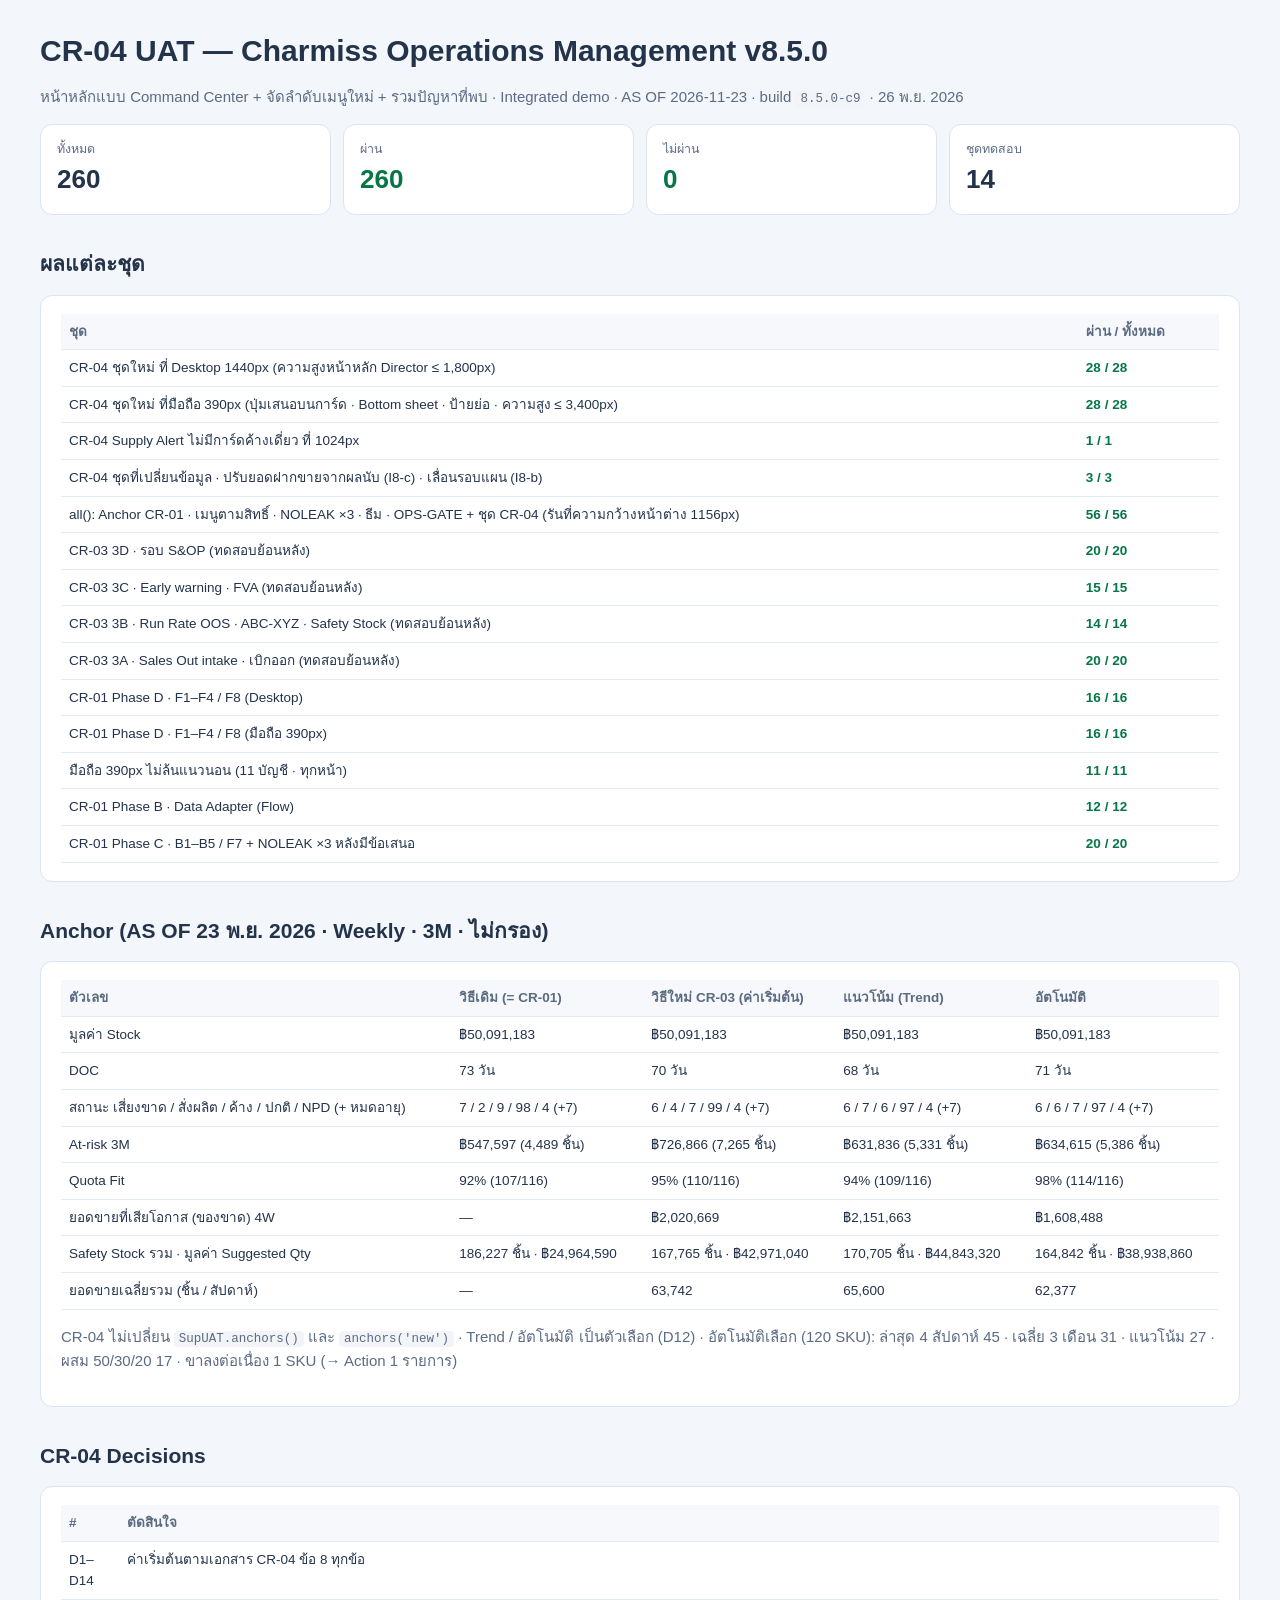
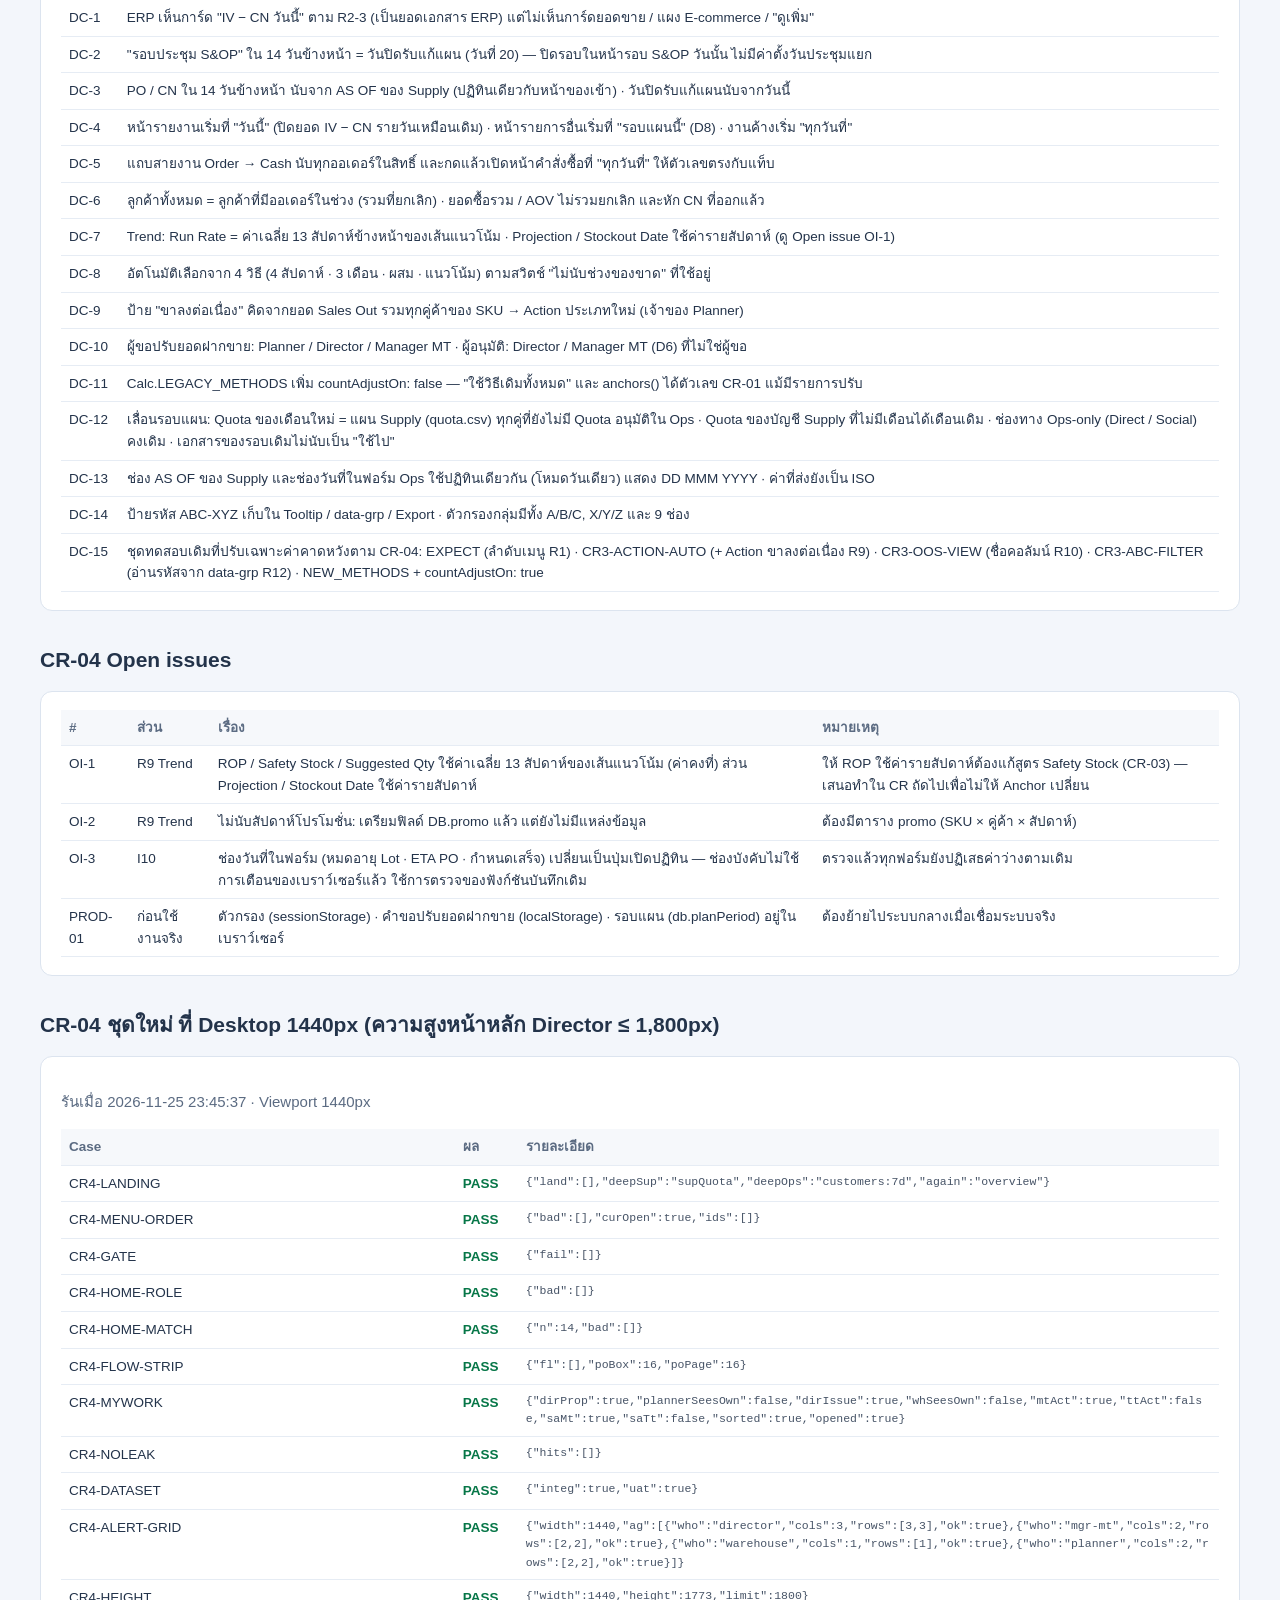
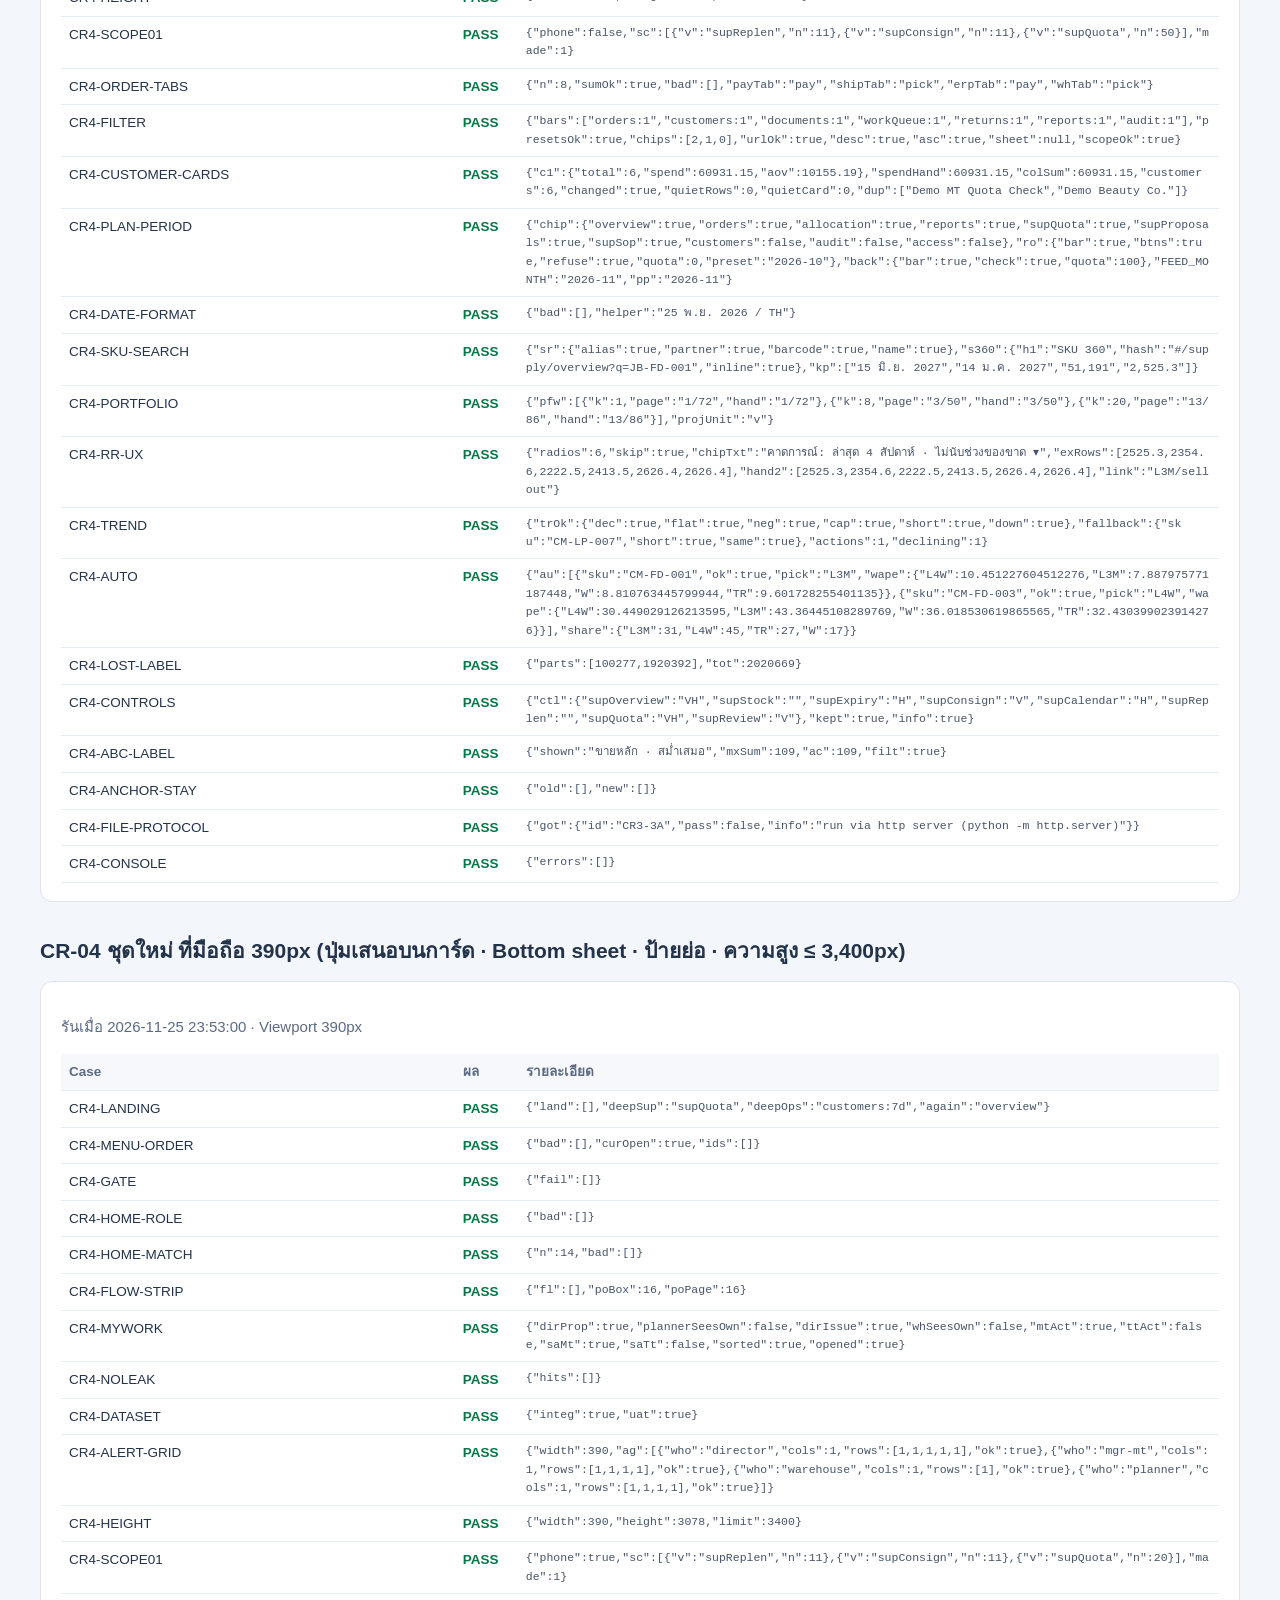
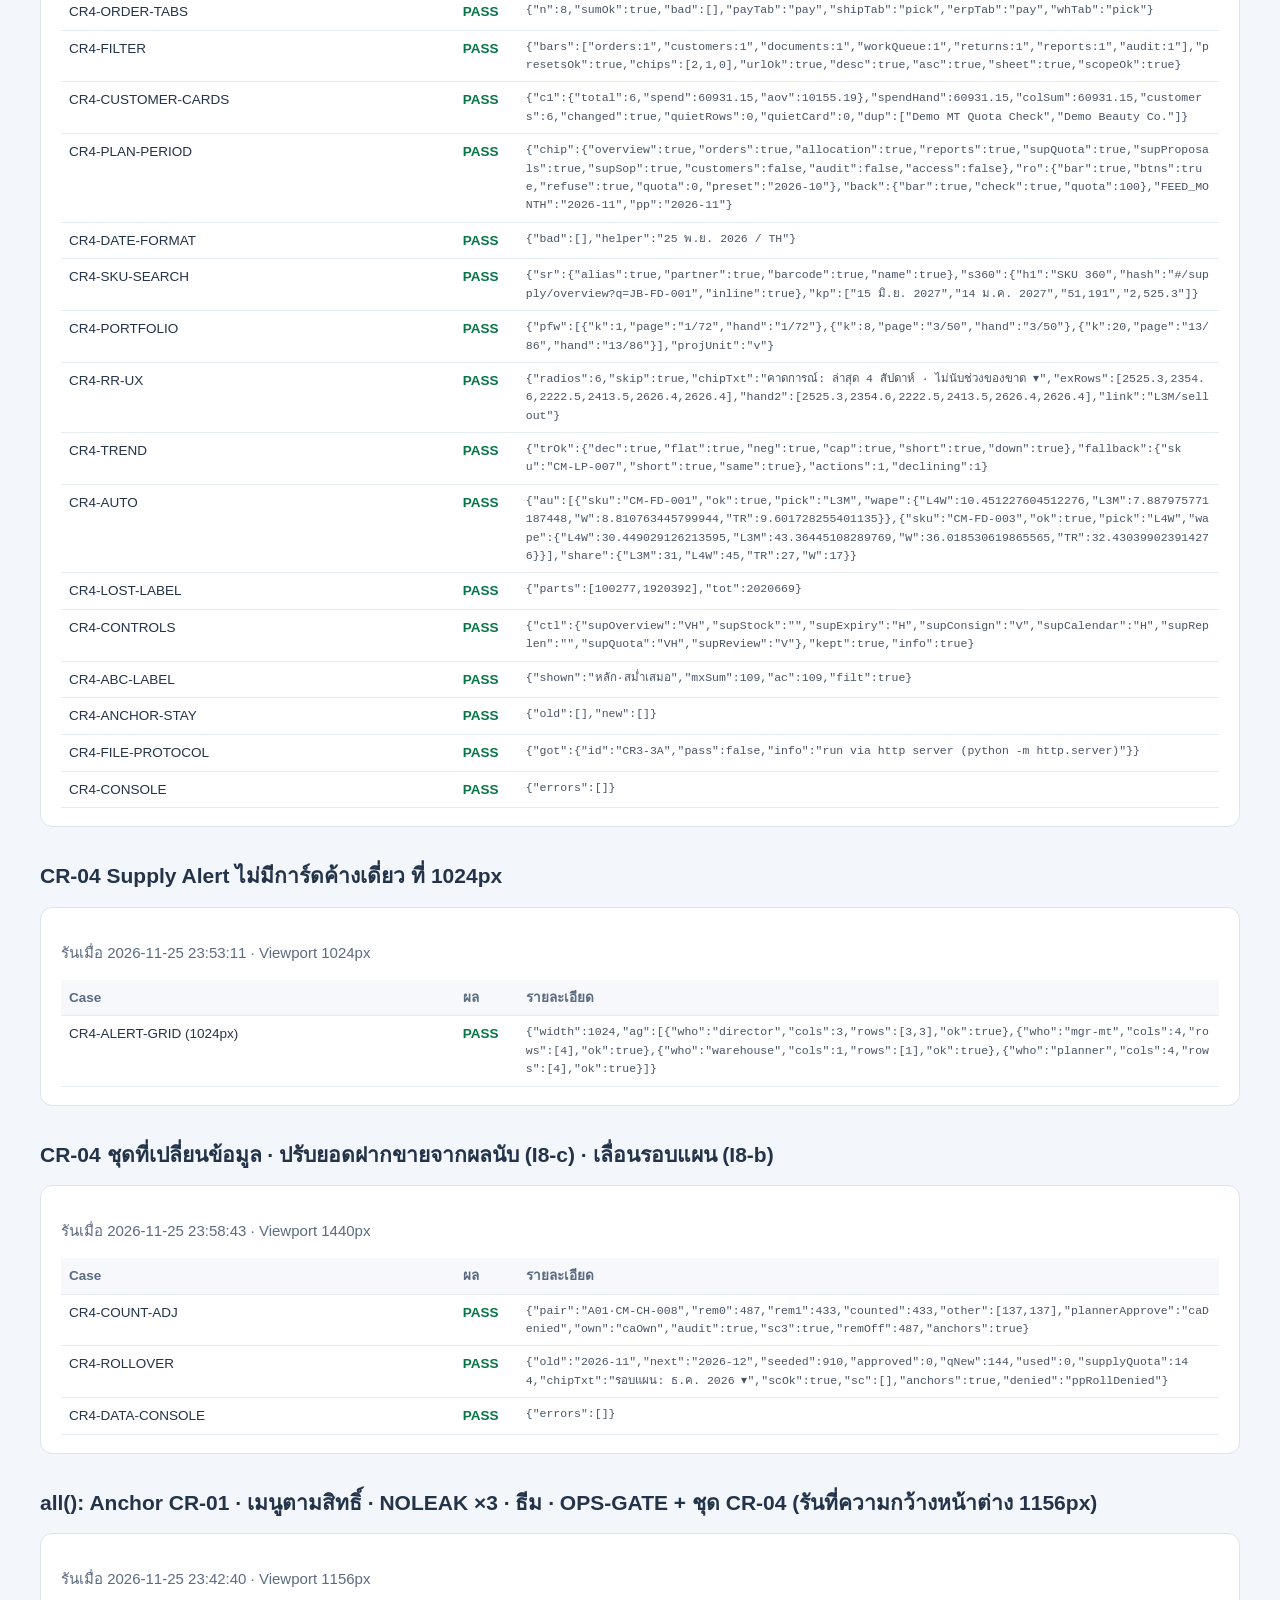
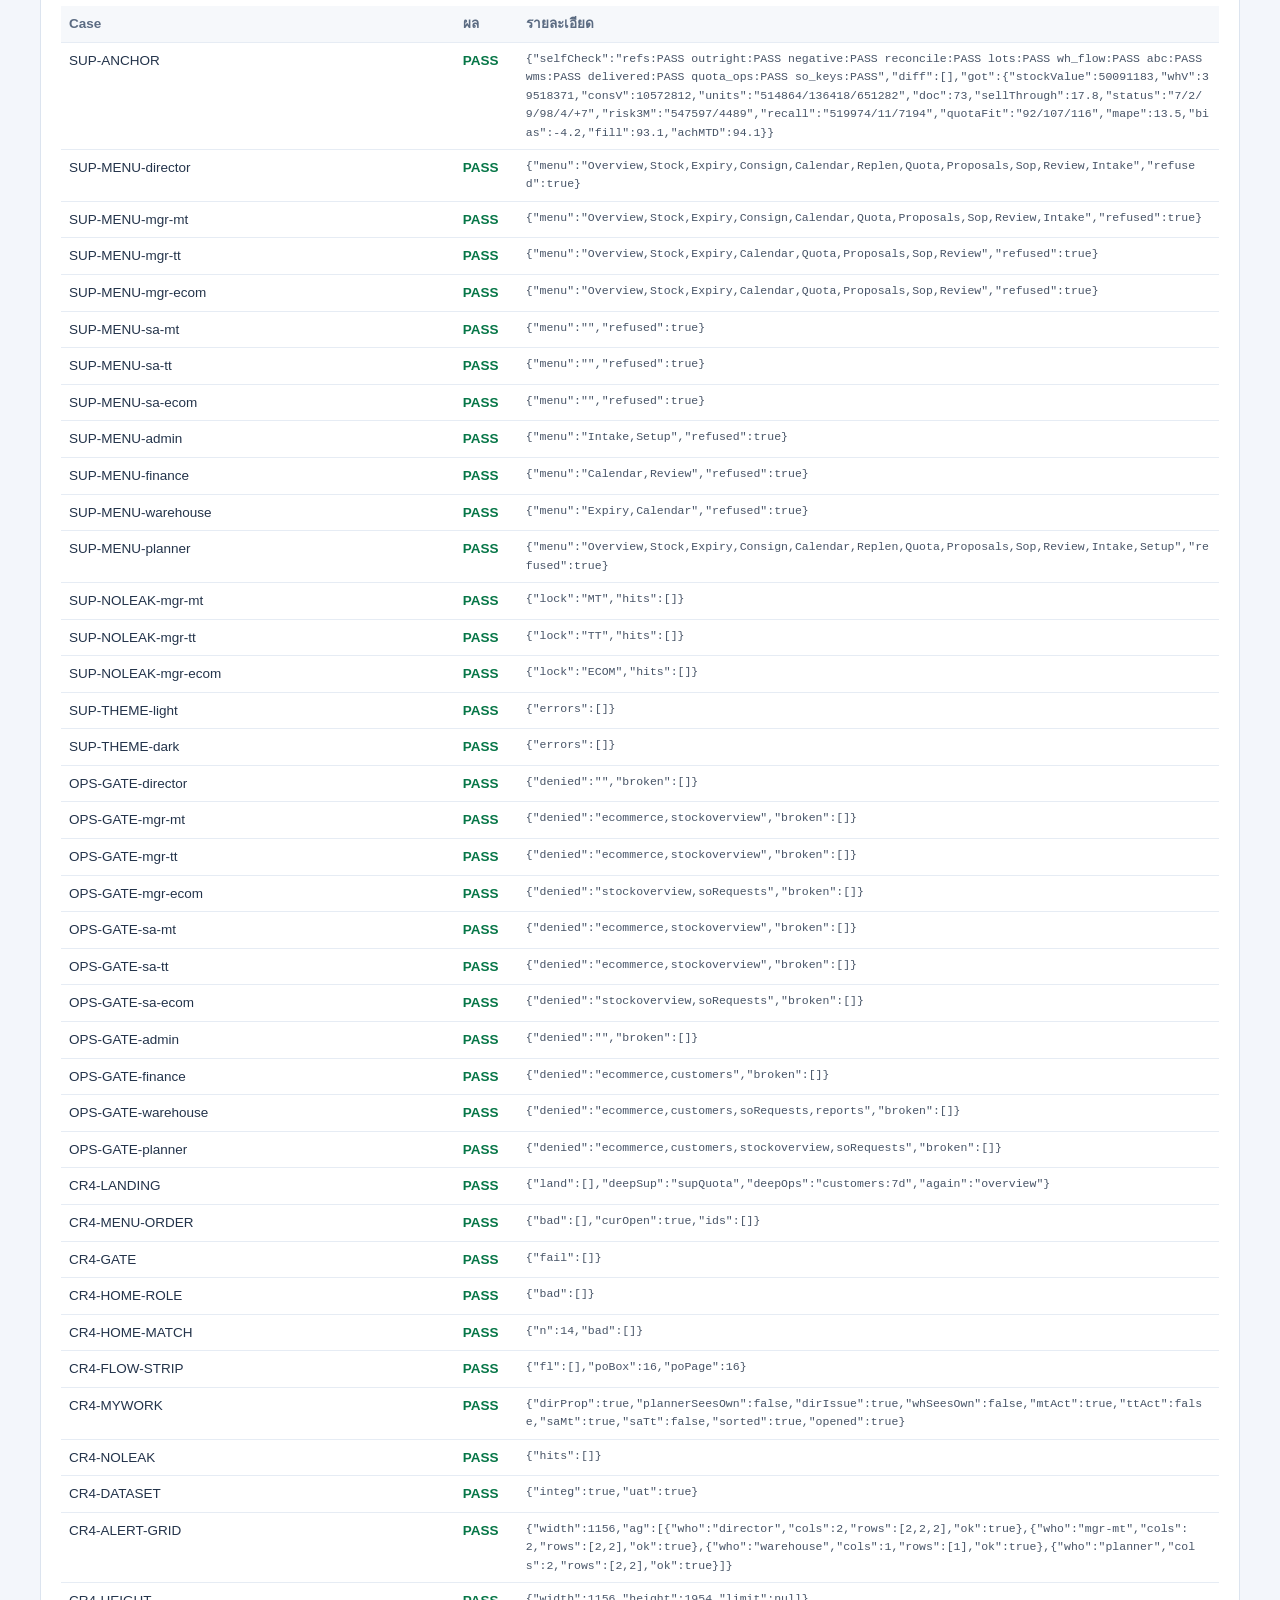
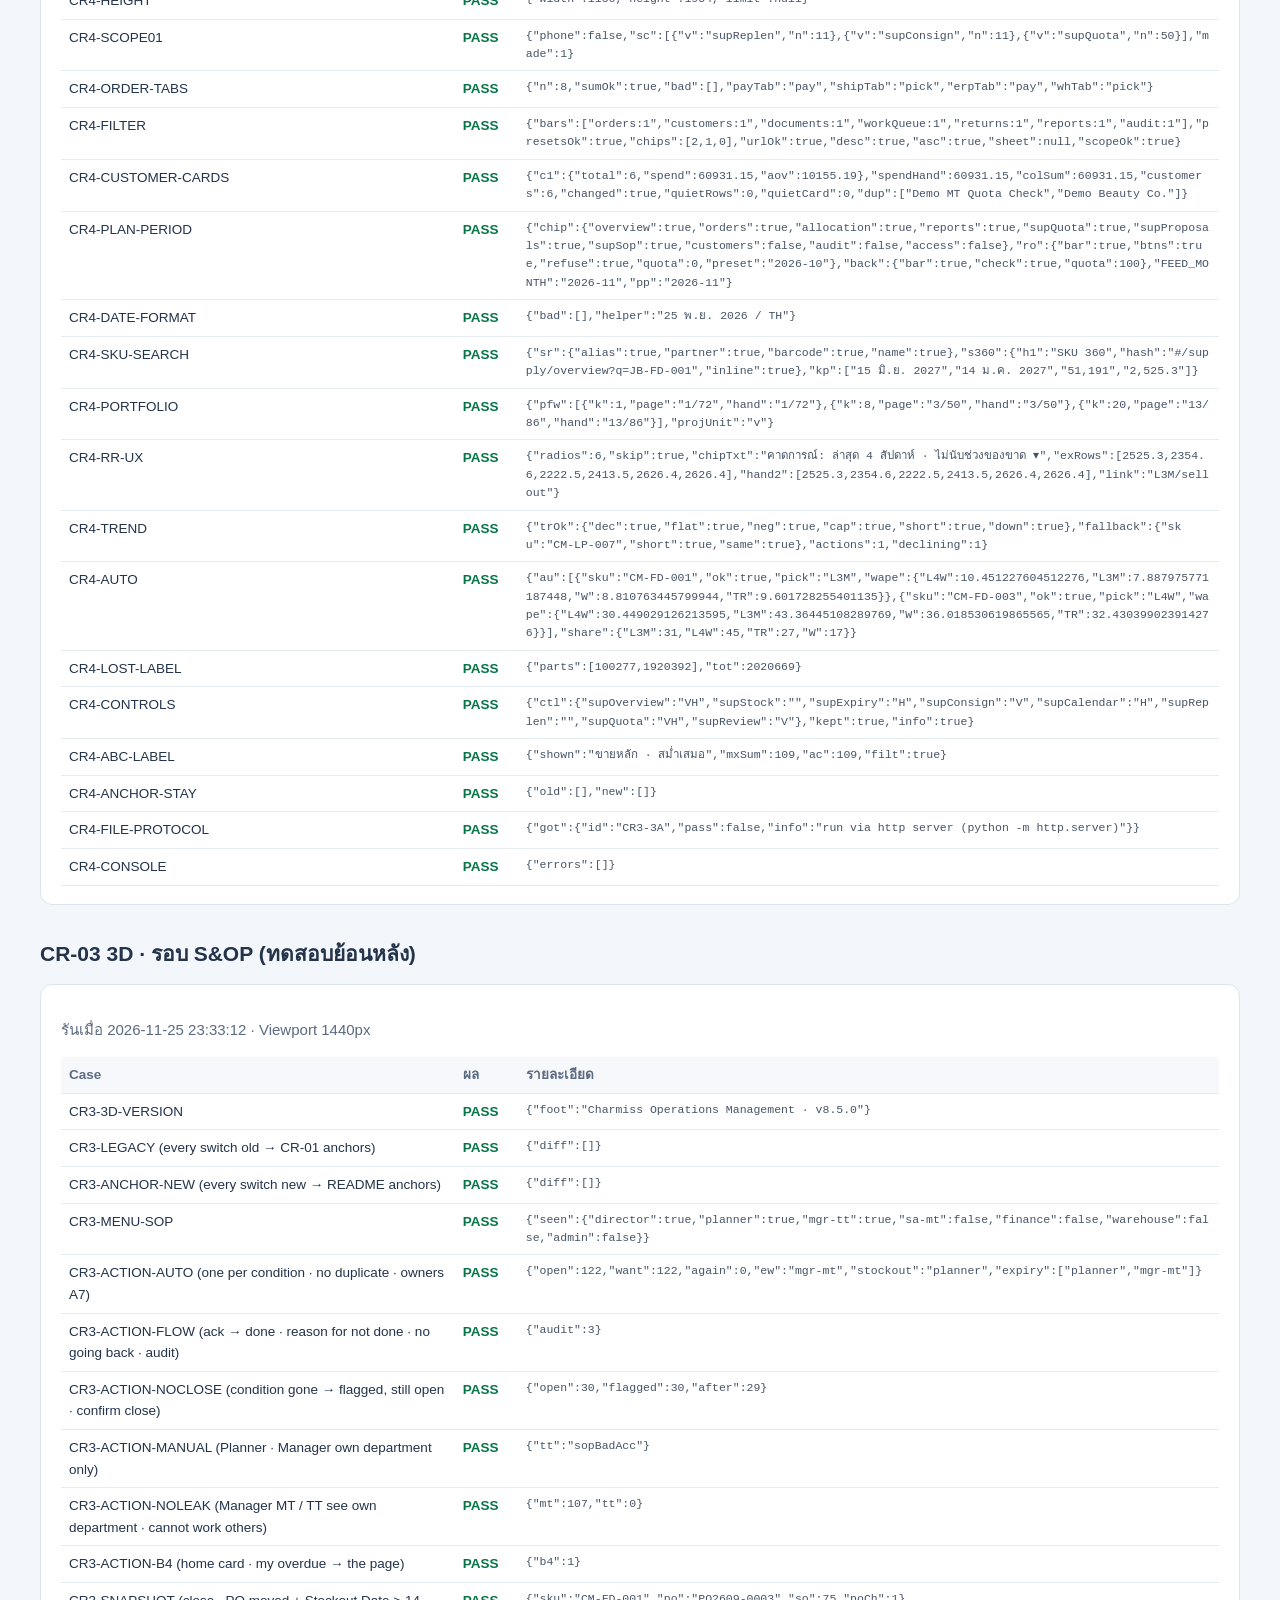
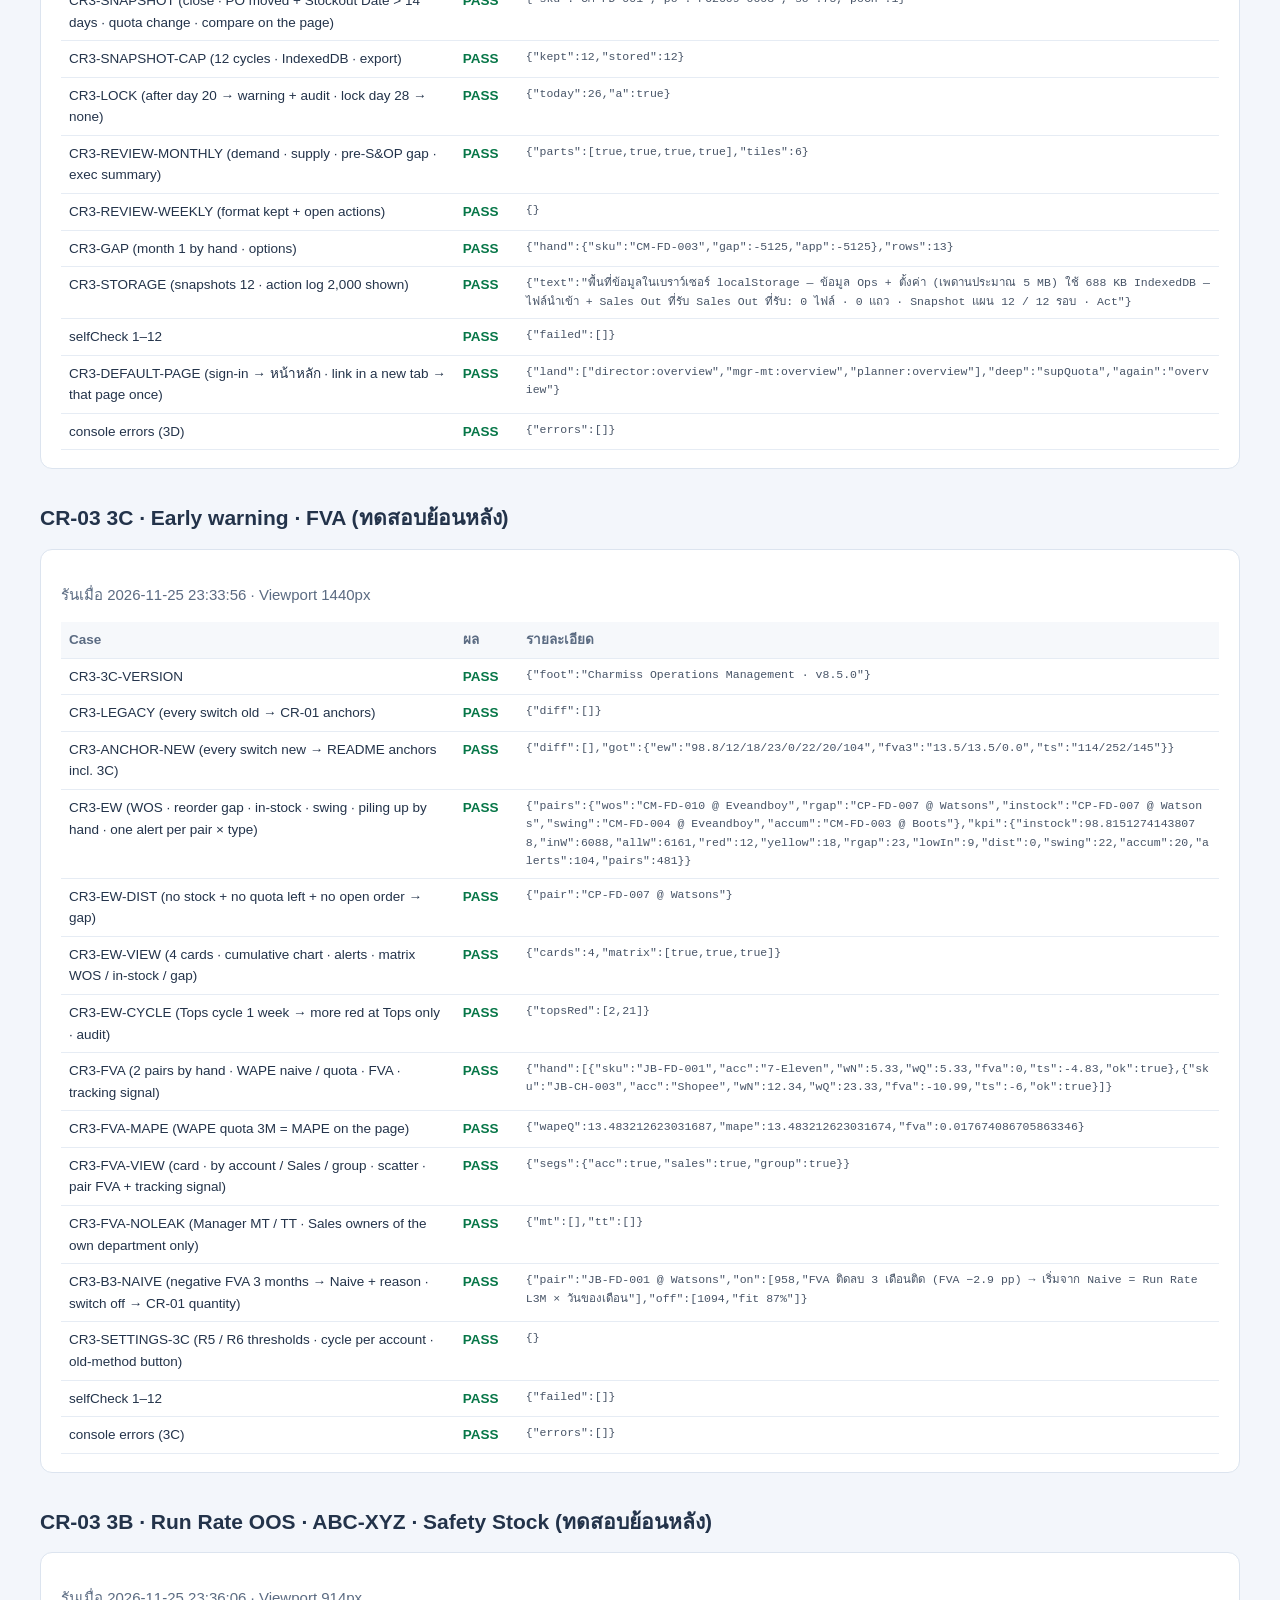
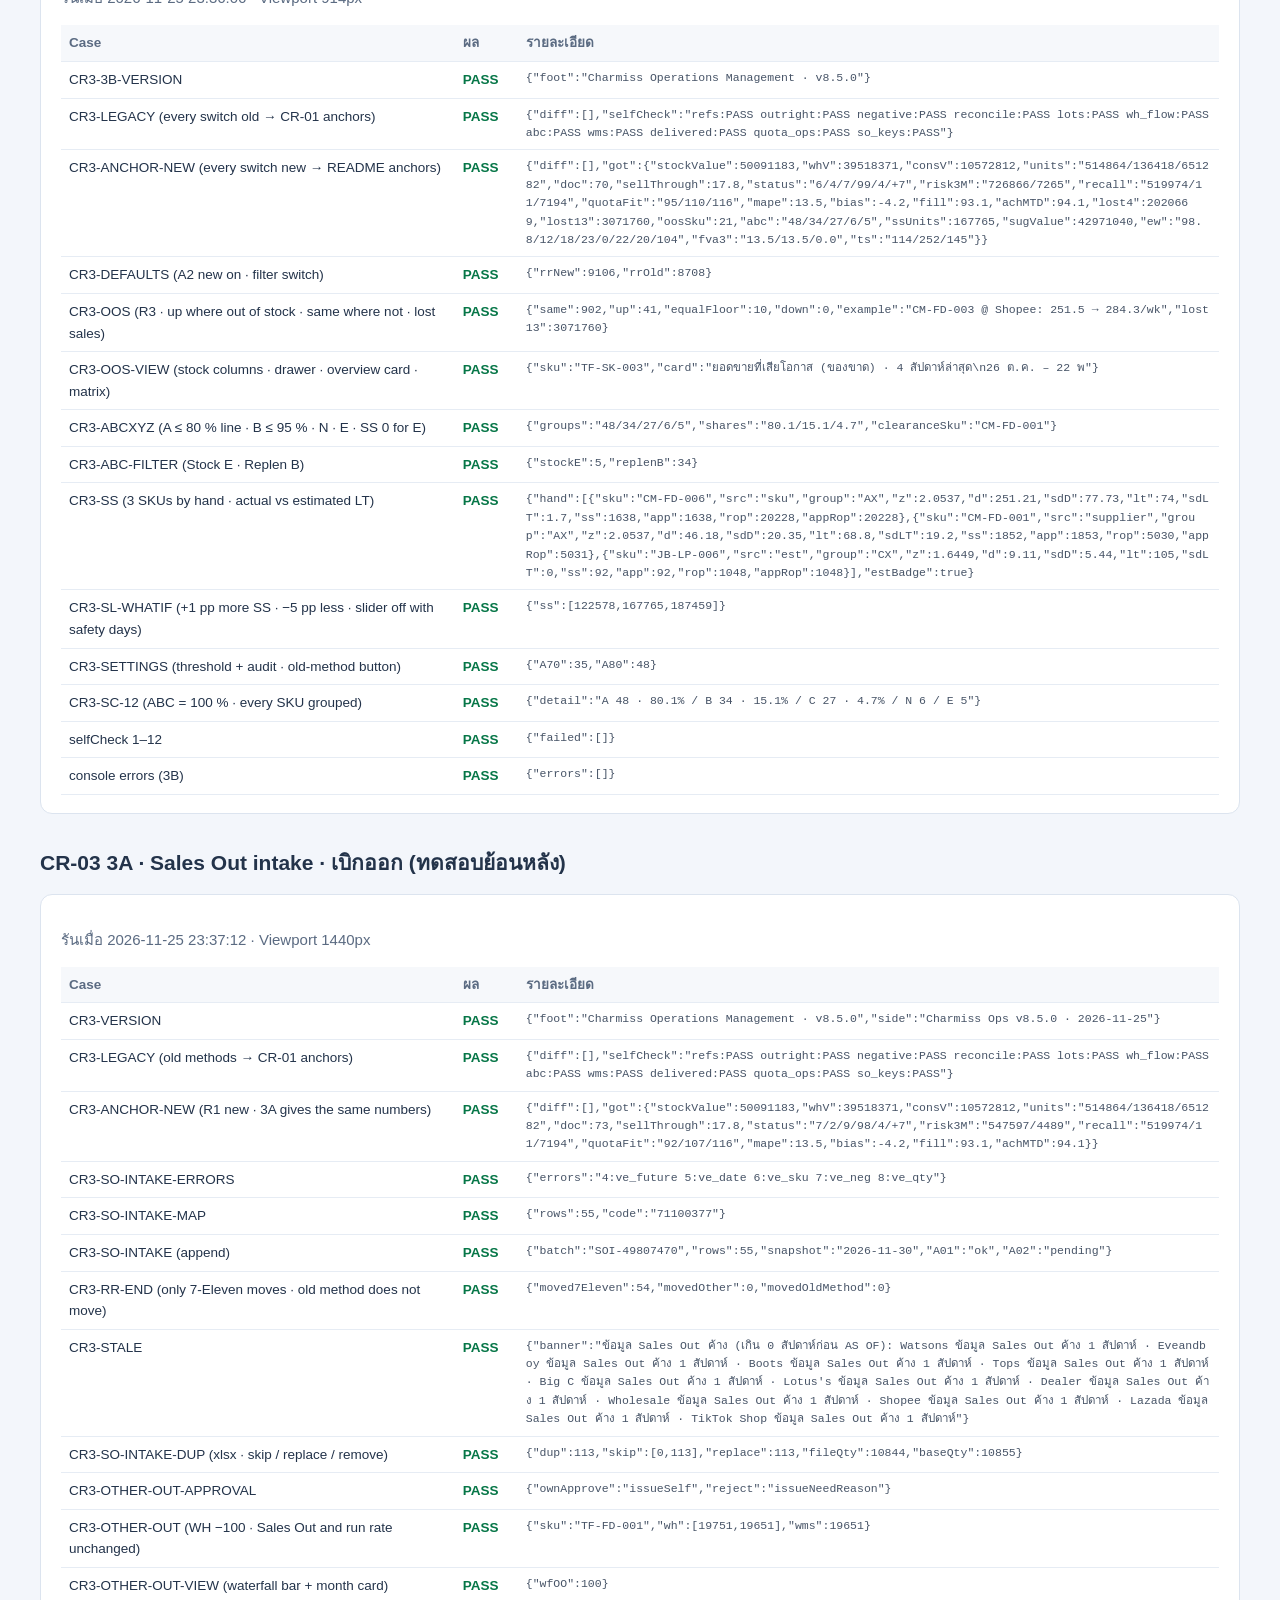
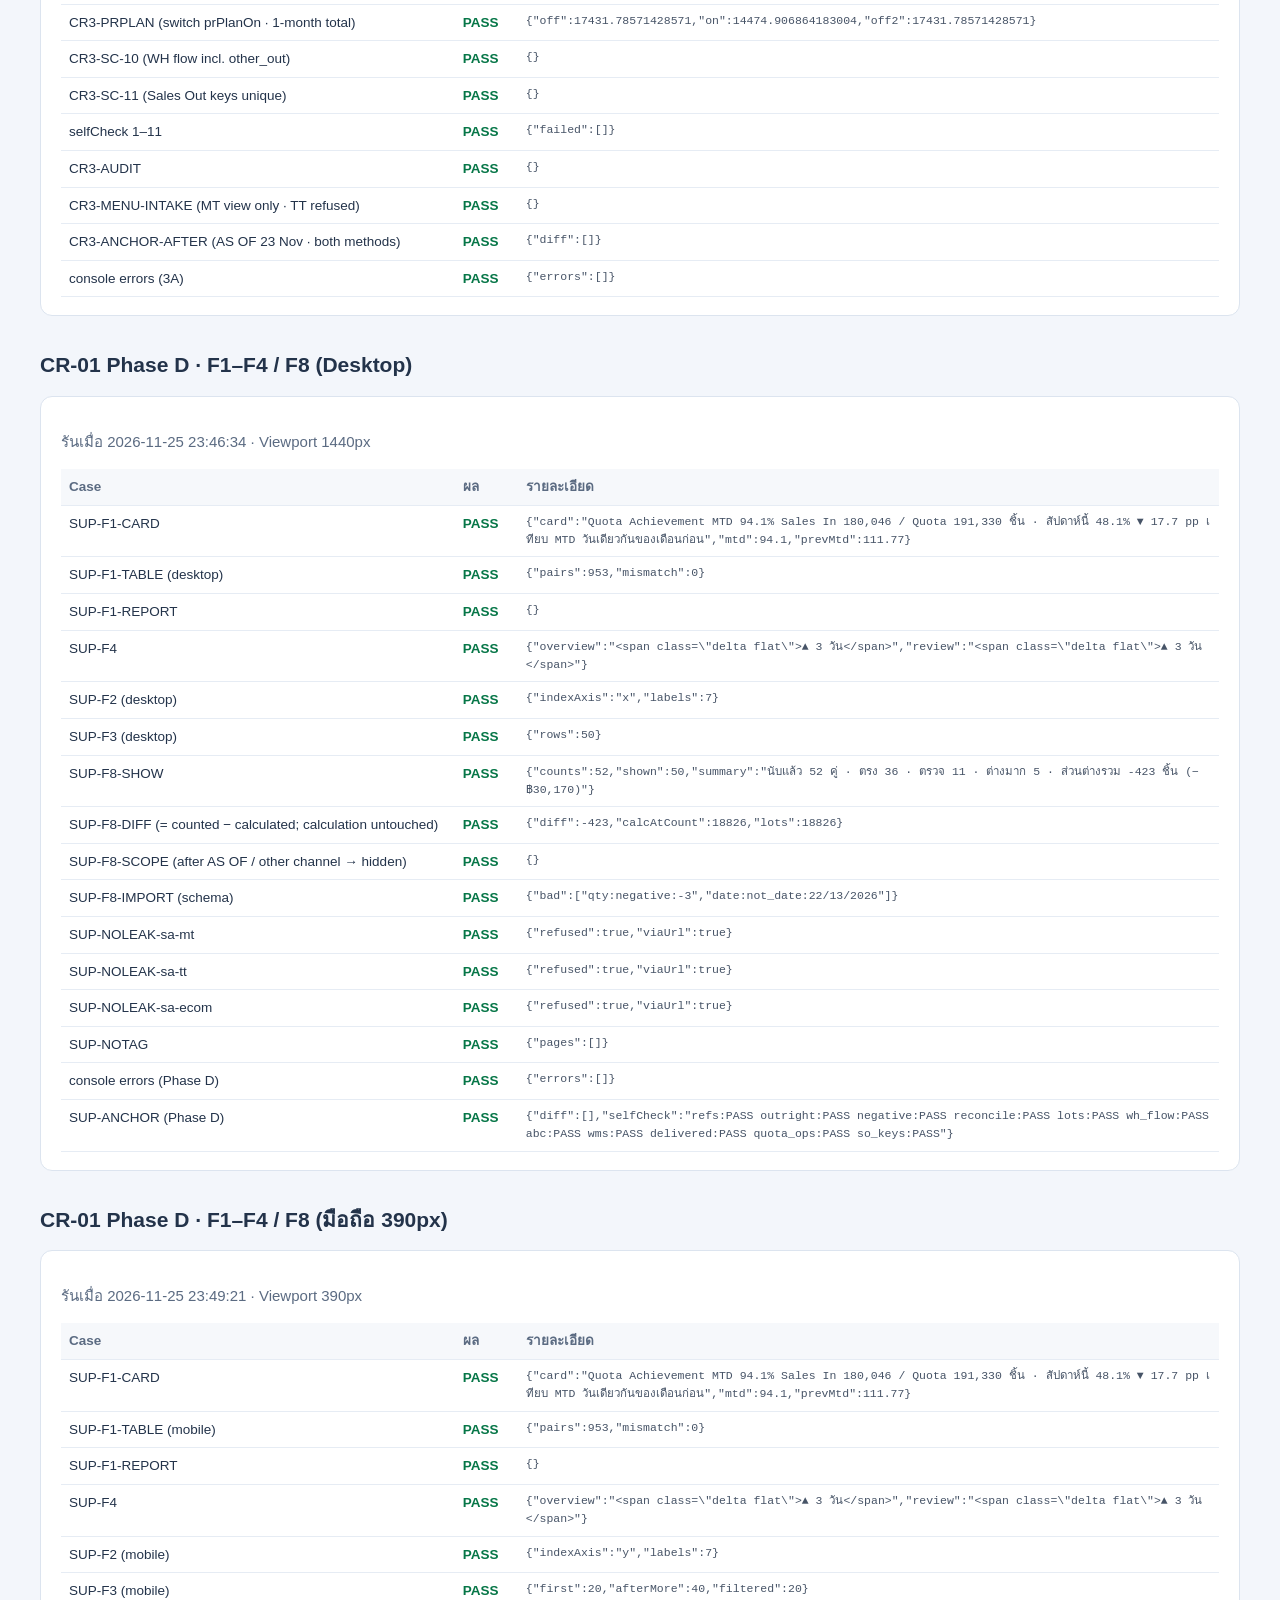
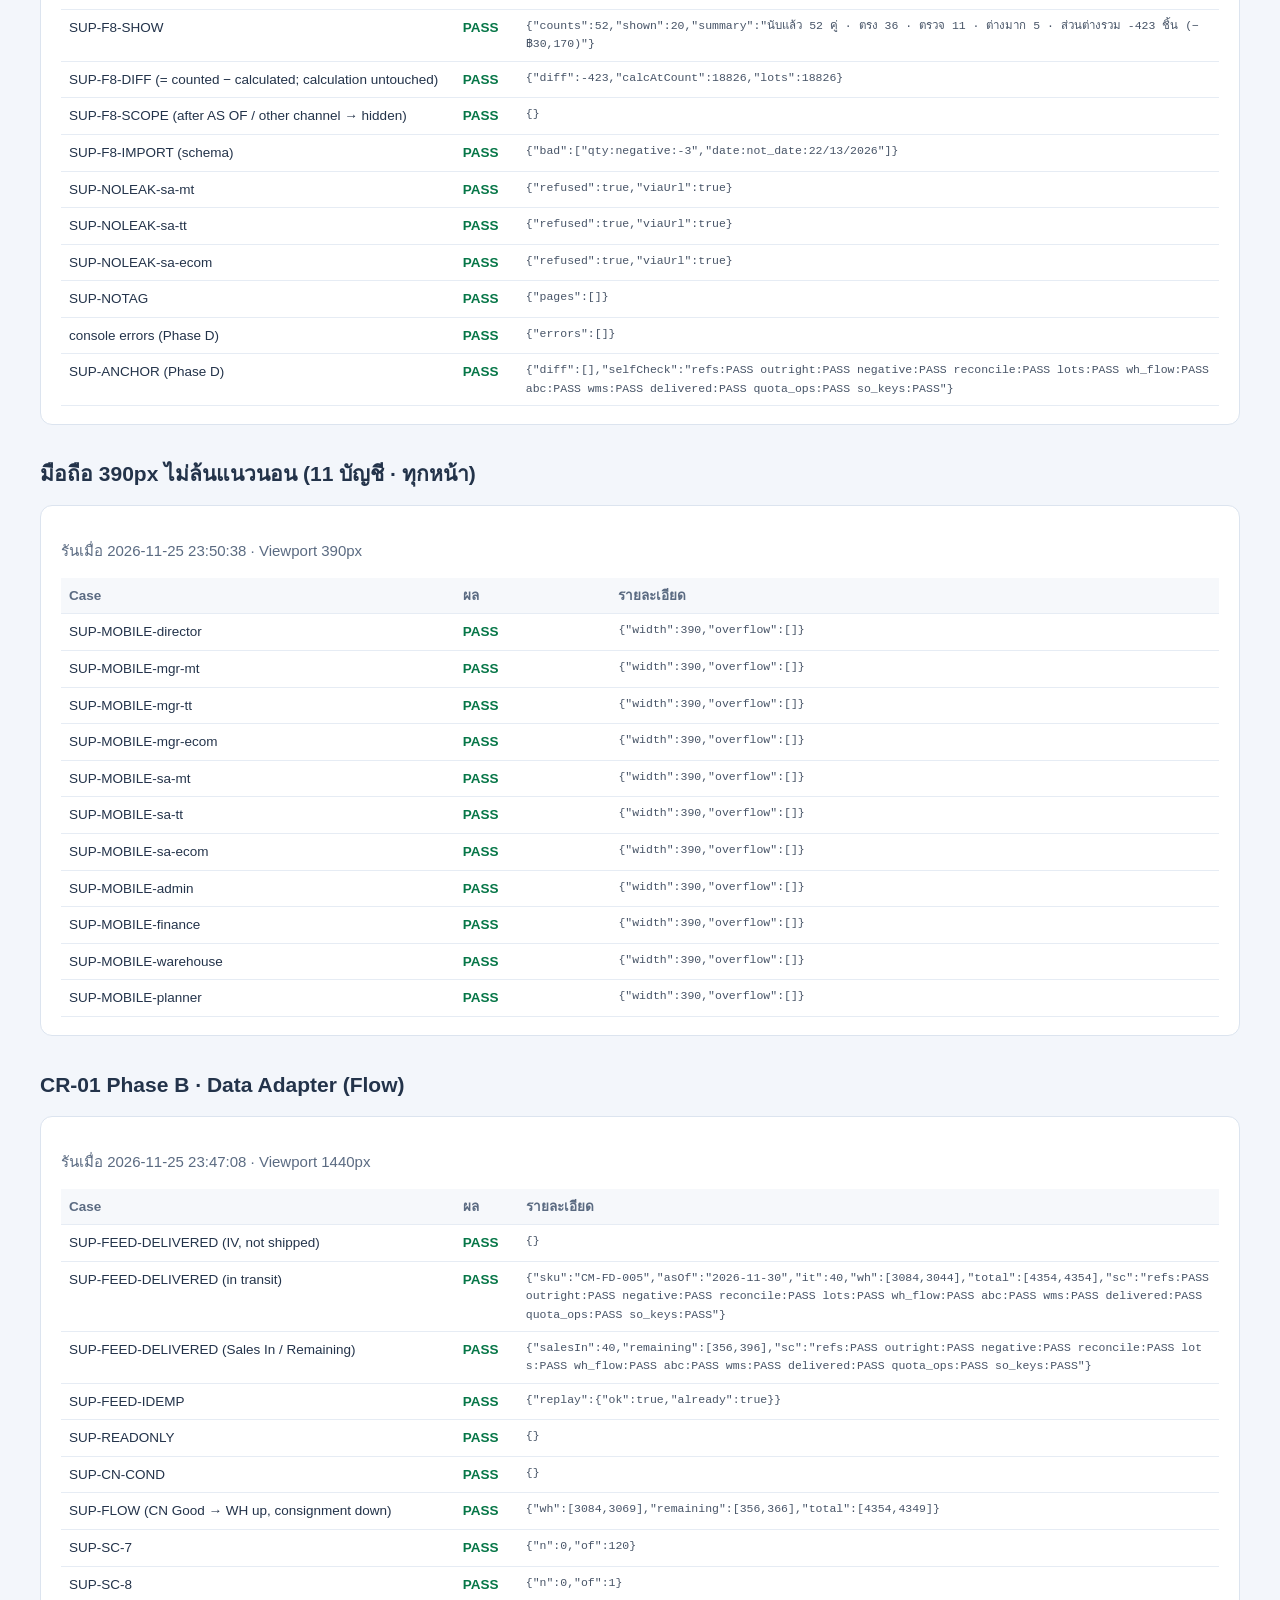
<file: uat/CR-04-UAT-2026-11-26/CR-04-UAT-2026-11-26.html>
<!doctype html><html lang="th"><head><meta charset="utf-8"><meta name="viewport" content="width=device-width,initial-scale=1"><title>CR-04 UAT · Charmiss Operations Management v8.5.0</title><style>body{font:15px/1.6 -apple-system,BlinkMacSystemFont,"Segoe UI","Tahoma",sans-serif;color:#23334a;background:#f3f6fb;margin:0}main{max-width:1200px;margin:auto;padding:32px 20px}
h1{font-size:30px;line-height:1.25;margin:0 0 6px}h2{margin:32px 0 10px;font-size:21px}section{background:#fff;border:1px solid #dce4ef;border-radius:12px;padding:18px 20px;margin:14px 0;overflow-x:auto}
.kpis{display:grid;grid-template-columns:repeat(4,minmax(0,1fr));gap:12px}.kpis div{background:#fff;border:1px solid #dce4ef;border-radius:12px;padding:14px 16px}.kpis small{display:block;color:#5b6b82}.kpis b{font-size:26px}
table{border-collapse:collapse;width:100%;font-size:13.5px}th,td{border-bottom:1px solid #e6ecf4;padding:7px 8px;text-align:left;vertical-align:top}th{background:#f6f8fb;color:#5b6b82;font-weight:600}
.pass{color:#067647;font-weight:700}.fail{color:#b42318;font-weight:700}.muted{color:#5b6b82}code{background:#f2f4f7;padding:1px 5px;border-radius:4px;font-size:12.5px}
td.d{font-family:ui-monospace,Consolas,monospace;font-size:11.5px;color:#475467;word-break:break-all;max-width:560px}
.shots{display:grid;grid-template-columns:repeat(auto-fill,minmax(240px,1fr));gap:12px}.shots figure{margin:0;background:#fff;border:1px solid #dce4ef;border-radius:10px;padding:8px}.shots img{width:100%;border-radius:6px;display:block}.shots figcaption{font-size:12px;color:#5b6b82;margin-top:4px}
@media(max-width:720px){.kpis{grid-template-columns:repeat(2,minmax(0,1fr))}}</style></head><body><main><h1>CR-04 UAT — Charmiss Operations Management v8.5.0</h1><p class="muted">หน้าหลักแบบ Command Center + จัดลำดับเมนูใหม่ + รวมปัญหาที่พบ · Integrated demo · AS OF 2026-11-23 · build <code>8.5.0-c9</code> · 26 พ.ย. 2026</p><div class="kpis"><div><small>ทั้งหมด</small><b>260</b></div><div><small>ผ่าน</small><b class="pass">260</b></div><div><small>ไม่ผ่าน</small><b class="pass">0</b></div><div><small>ชุดทดสอบ</small><b>14</b></div></div><h2>ผลแต่ละชุด</h2><section><table><thead><tr><th>ชุด</th><th>ผ่าน / ทั้งหมด</th></tr></thead><tbody><tr><td>CR-04 ชุดใหม่ ที่ Desktop 1440px (ความสูงหน้าหลัก Director ≤ 1,800px)</td><td class="pass">28 / 28</td></tr><tr><td>CR-04 ชุดใหม่ ที่มือถือ 390px (ปุ่มเสนอบนการ์ด · Bottom sheet · ป้ายย่อ · ความสูง ≤ 3,400px)</td><td class="pass">28 / 28</td></tr><tr><td>CR-04 Supply Alert ไม่มีการ์ดค้างเดี่ยว ที่ 1024px</td><td class="pass">1 / 1</td></tr><tr><td>CR-04 ชุดที่เปลี่ยนข้อมูล · ปรับยอดฝากขายจากผลนับ (I8-c) · เลื่อนรอบแผน (I8-b)</td><td class="pass">3 / 3</td></tr><tr><td>all(): Anchor CR-01 · เมนูตามสิทธิ์ · NOLEAK ×3 · ธีม · OPS-GATE + ชุด CR-04 (รันที่ความกว้างหน้าต่าง 1156px)</td><td class="pass">56 / 56</td></tr><tr><td>CR-03 3D · รอบ S&amp;OP (ทดสอบย้อนหลัง)</td><td class="pass">20 / 20</td></tr><tr><td>CR-03 3C · Early warning · FVA (ทดสอบย้อนหลัง)</td><td class="pass">15 / 15</td></tr><tr><td>CR-03 3B · Run Rate OOS · ABC-XYZ · Safety Stock (ทดสอบย้อนหลัง)</td><td class="pass">14 / 14</td></tr><tr><td>CR-03 3A · Sales Out intake · เบิกออก (ทดสอบย้อนหลัง)</td><td class="pass">20 / 20</td></tr><tr><td>CR-01 Phase D · F1–F4 / F8 (Desktop)</td><td class="pass">16 / 16</td></tr><tr><td>CR-01 Phase D · F1–F4 / F8 (มือถือ 390px)</td><td class="pass">16 / 16</td></tr><tr><td>มือถือ 390px ไม่ล้นแนวนอน (11 บัญชี · ทุกหน้า)</td><td class="pass">11 / 11</td></tr><tr><td>CR-01 Phase B · Data Adapter (Flow)</td><td class="pass">12 / 12</td></tr><tr><td>CR-01 Phase C · B1–B5 / F7 + NOLEAK ×3 หลังมีข้อเสนอ</td><td class="pass">20 / 20</td></tr></tbody></table></section><h2>Anchor (AS OF 23 พ.ย. 2026 · Weekly · 3M · ไม่กรอง)</h2><section><table><thead><tr><th>ตัวเลข</th><th>วิธีเดิม (= CR-01)</th><th>วิธีใหม่ CR-03 (ค่าเริ่มต้น)</th><th>แนวโน้ม (Trend)</th><th>อัตโนมัติ</th></tr></thead><tbody><tr><td>มูลค่า Stock</td><td>฿50,091,183</td><td>฿50,091,183</td><td>฿50,091,183</td><td>฿50,091,183</td></tr><tr><td>DOC</td><td>73 วัน</td><td>70 วัน</td><td>68 วัน</td><td>71 วัน</td></tr><tr><td>สถานะ เสี่ยงขาด / สั่งผลิต / ค้าง / ปกติ / NPD (+ หมดอายุ)</td><td>7 / 2 / 9 / 98 / 4 (+7)</td><td>6 / 4 / 7 / 99 / 4 (+7)</td><td>6 / 7 / 6 / 97 / 4 (+7)</td><td>6 / 6 / 7 / 97 / 4 (+7)</td></tr><tr><td>At-risk 3M</td><td>฿547,597 (4,489 ชิ้น)</td><td>฿726,866 (7,265 ชิ้น)</td><td>฿631,836 (5,331 ชิ้น)</td><td>฿634,615 (5,386 ชิ้น)</td></tr><tr><td>Quota Fit</td><td>92% (107/116)</td><td>95% (110/116)</td><td>94% (109/116)</td><td>98% (114/116)</td></tr><tr><td>ยอดขายที่เสียโอกาส (ของขาด) 4W</td><td>—</td><td>฿2,020,669</td><td>฿2,151,663</td><td>฿1,608,488</td></tr><tr><td>Safety Stock รวม · มูลค่า Suggested Qty</td><td>186,227 ชิ้น · ฿24,964,590</td><td>167,765 ชิ้น · ฿42,971,040</td><td>170,705 ชิ้น · ฿44,843,320</td><td>164,842 ชิ้น · ฿38,938,860</td></tr><tr><td>ยอดขายเฉลี่ยรวม (ชิ้น / สัปดาห์)</td><td>—</td><td>63,742</td><td>65,600</td><td>62,377</td></tr></tbody></table><p class="muted">CR-04 ไม่เปลี่ยน <code>SupUAT.anchors()</code> และ <code>anchors('new')</code> · Trend / อัตโนมัติ เป็นตัวเลือก (D12) · อัตโนมัติเลือก (120 SKU): ล่าสุด 4 สัปดาห์ 45 · เฉลี่ย 3 เดือน 31 · แนวโน้ม 27 · ผสม 50/30/20 17 · ขาลงต่อเนื่อง 1 SKU (→ Action 1 รายการ)</p></section><h2>CR-04 Decisions</h2><section><table><thead><tr><th>#</th><th>ตัดสินใจ</th></tr></thead><tbody><tr><td>D1–D14</td><td>ค่าเริ่มต้นตามเอกสาร CR-04 ข้อ 8 ทุกข้อ</td></tr><tr><td>DC-1</td><td>ERP เห็นการ์ด &quot;IV − CN วันนี้&quot; ตาม R2-3 (เป็นยอดเอกสาร ERP) แต่ไม่เห็นการ์ดยอดขาย / แผง E-commerce / &quot;ดูเพิ่ม&quot;</td></tr><tr><td>DC-2</td><td>&quot;รอบประชุม S&amp;OP&quot; ใน 14 วันข้างหน้า = วันปิดรับแก้แผน (วันที่ 20) — ปิดรอบในหน้ารอบ S&amp;OP วันนั้น ไม่มีค่าตั้งวันประชุมแยก</td></tr><tr><td>DC-3</td><td>PO / CN ใน 14 วันข้างหน้า นับจาก AS OF ของ Supply (ปฏิทินเดียวกับหน้าของเข้า) · วันปิดรับแก้แผนนับจากวันนี้</td></tr><tr><td>DC-4</td><td>หน้ารายงานเริ่มที่ &quot;วันนี้&quot; (ปิดยอด IV − CN รายวันเหมือนเดิม) · หน้ารายการอื่นเริ่มที่ &quot;รอบแผนนี้&quot; (D8) · งานค้างเริ่ม &quot;ทุกวันที่&quot;</td></tr><tr><td>DC-5</td><td>แถบสายงาน Order → Cash นับทุกออเดอร์ในสิทธิ์ และกดแล้วเปิดหน้าคำสั่งซื้อที่ &quot;ทุกวันที่&quot; ให้ตัวเลขตรงกับแท็บ</td></tr><tr><td>DC-6</td><td>ลูกค้าทั้งหมด = ลูกค้าที่มีออเดอร์ในช่วง (รวมที่ยกเลิก) · ยอดซื้อรวม / AOV ไม่รวมยกเลิก และหัก CN ที่ออกแล้ว</td></tr><tr><td>DC-7</td><td>Trend: Run Rate = ค่าเฉลี่ย 13 สัปดาห์ข้างหน้าของเส้นแนวโน้ม · Projection / Stockout Date ใช้ค่ารายสัปดาห์ (ดู Open issue OI-1)</td></tr><tr><td>DC-8</td><td>อัตโนมัติเลือกจาก 4 วิธี (4 สัปดาห์ · 3 เดือน · ผสม · แนวโน้ม) ตามสวิตช์ &quot;ไม่นับช่วงของขาด&quot; ที่ใช้อยู่</td></tr><tr><td>DC-9</td><td>ป้าย &quot;ขาลงต่อเนื่อง&quot; คิดจากยอด Sales Out รวมทุกคู่ค้าของ SKU → Action ประเภทใหม่ (เจ้าของ Planner)</td></tr><tr><td>DC-10</td><td>ผู้ขอปรับยอดฝากขาย: Planner / Director / Manager MT · ผู้อนุมัติ: Director / Manager MT (D6) ที่ไม่ใช่ผู้ขอ</td></tr><tr><td>DC-11</td><td>Calc.LEGACY_METHODS เพิ่ม countAdjustOn: false — &quot;ใช้วิธีเดิมทั้งหมด&quot; และ anchors() ได้ตัวเลข CR-01 แม้มีรายการปรับ</td></tr><tr><td>DC-12</td><td>เลื่อนรอบแผน: Quota ของเดือนใหม่ = แผน Supply (quota.csv) ทุกคู่ที่ยังไม่มี Quota อนุมัติใน Ops · Quota ของบัญชี Supply ที่ไม่มีเดือนได้เดือนเดิม · ช่องทาง Ops-only (Direct / Social) คงเดิม · เอกสารของรอบเดิมไม่นับเป็น &quot;ใช้ไป&quot;</td></tr><tr><td>DC-13</td><td>ช่อง AS OF ของ Supply และช่องวันที่ในฟอร์ม Ops ใช้ปฏิทินเดียวกัน (โหมดวันเดียว) แสดง DD MMM YYYY · ค่าที่ส่งยังเป็น ISO</td></tr><tr><td>DC-14</td><td>ป้ายรหัส ABC-XYZ เก็บใน Tooltip / data-grp / Export · ตัวกรองกลุ่มมีทั้ง A/B/C, X/Y/Z และ 9 ช่อง</td></tr><tr><td>DC-15</td><td>ชุดทดสอบเดิมที่ปรับเฉพาะค่าคาดหวังตาม CR-04: EXPECT (ลำดับเมนู R1) · CR3-ACTION-AUTO (+ Action ขาลงต่อเนื่อง R9) · CR3-OOS-VIEW (ชื่อคอลัมน์ R10) · CR3-ABC-FILTER (อ่านรหัสจาก data-grp R12) · NEW_METHODS + countAdjustOn: true</td></tr></tbody></table></section><h2>CR-04 Open issues</h2><section><table><thead><tr><th>#</th><th>ส่วน</th><th>เรื่อง</th><th>หมายเหตุ</th></tr></thead><tbody><tr><td>OI-1</td><td>R9 Trend</td><td>ROP / Safety Stock / Suggested Qty ใช้ค่าเฉลี่ย 13 สัปดาห์ของเส้นแนวโน้ม (ค่าคงที่) ส่วน Projection / Stockout Date ใช้ค่ารายสัปดาห์</td><td>ให้ ROP ใช้ค่ารายสัปดาห์ต้องแก้สูตร Safety Stock (CR-03) — เสนอทำใน CR ถัดไปเพื่อไม่ให้ Anchor เปลี่ยน</td></tr><tr><td>OI-2</td><td>R9 Trend</td><td>ไม่นับสัปดาห์โปรโมชั่น: เตรียมฟิลด์ DB.promo แล้ว แต่ยังไม่มีแหล่งข้อมูล</td><td>ต้องมีตาราง promo (SKU × คู่ค้า × สัปดาห์)</td></tr><tr><td>OI-3</td><td>I10</td><td>ช่องวันที่ในฟอร์ม (หมดอายุ Lot · ETA PO · กำหนดเสร็จ) เปลี่ยนเป็นปุ่มเปิดปฏิทิน — ช่องบังคับไม่ใช้การเตือนของเบราว์เซอร์แล้ว ใช้การตรวจของฟังก์ชันบันทึกเดิม</td><td>ตรวจแล้วทุกฟอร์มยังปฏิเสธค่าว่างตามเดิม</td></tr><tr><td>PROD-01</td><td>ก่อนใช้งานจริง</td><td>ตัวกรอง (sessionStorage) · คำขอปรับยอดฝากขาย (localStorage) · รอบแผน (db.planPeriod) อยู่ในเบราว์เซอร์</td><td>ต้องย้ายไประบบกลางเมื่อเชื่อมระบบจริง</td></tr></tbody></table></section><h2>CR-04 ชุดใหม่ ที่ Desktop 1440px (ความสูงหน้าหลัก Director ≤ 1,800px)</h2><section><p class="muted">รันเมื่อ 2026-11-25 23:45:37 · Viewport 1440px</p><table><thead><tr><th style="width:34%">Case</th><th>ผล</th><th>รายละเอียด</th></tr></thead><tbody><tr><td>CR4-LANDING</td><td class="pass">PASS</td><td class="d">{&quot;land&quot;:[],&quot;deepSup&quot;:&quot;supQuota&quot;,&quot;deepOps&quot;:&quot;customers:7d&quot;,&quot;again&quot;:&quot;overview&quot;}</td></tr><tr><td>CR4-MENU-ORDER</td><td class="pass">PASS</td><td class="d">{&quot;bad&quot;:[],&quot;curOpen&quot;:true,&quot;ids&quot;:[]}</td></tr><tr><td>CR4-GATE</td><td class="pass">PASS</td><td class="d">{&quot;fail&quot;:[]}</td></tr><tr><td>CR4-HOME-ROLE</td><td class="pass">PASS</td><td class="d">{&quot;bad&quot;:[]}</td></tr><tr><td>CR4-HOME-MATCH</td><td class="pass">PASS</td><td class="d">{&quot;n&quot;:14,&quot;bad&quot;:[]}</td></tr><tr><td>CR4-FLOW-STRIP</td><td class="pass">PASS</td><td class="d">{&quot;fl&quot;:[],&quot;poBox&quot;:16,&quot;poPage&quot;:16}</td></tr><tr><td>CR4-MYWORK</td><td class="pass">PASS</td><td class="d">{&quot;dirProp&quot;:true,&quot;plannerSeesOwn&quot;:false,&quot;dirIssue&quot;:true,&quot;whSeesOwn&quot;:false,&quot;mtAct&quot;:true,&quot;ttAct&quot;:false,&quot;saMt&quot;:true,&quot;saTt&quot;:false,&quot;sorted&quot;:true,&quot;opened&quot;:true}</td></tr><tr><td>CR4-NOLEAK</td><td class="pass">PASS</td><td class="d">{&quot;hits&quot;:[]}</td></tr><tr><td>CR4-DATASET</td><td class="pass">PASS</td><td class="d">{&quot;integ&quot;:true,&quot;uat&quot;:true}</td></tr><tr><td>CR4-ALERT-GRID</td><td class="pass">PASS</td><td class="d">{&quot;width&quot;:1440,&quot;ag&quot;:[{&quot;who&quot;:&quot;director&quot;,&quot;cols&quot;:3,&quot;rows&quot;:[3,3],&quot;ok&quot;:true},{&quot;who&quot;:&quot;mgr-mt&quot;,&quot;cols&quot;:2,&quot;rows&quot;:[2,2],&quot;ok&quot;:true},{&quot;who&quot;:&quot;warehouse&quot;,&quot;cols&quot;:1,&quot;rows&quot;:[1],&quot;ok&quot;:true},{&quot;who&quot;:&quot;planner&quot;,&quot;cols&quot;:2,&quot;rows&quot;:[2,2],&quot;ok&quot;:true}]}</td></tr><tr><td>CR4-HEIGHT</td><td class="pass">PASS</td><td class="d">{&quot;width&quot;:1440,&quot;height&quot;:1773,&quot;limit&quot;:1800}</td></tr><tr><td>CR4-SCOPE01</td><td class="pass">PASS</td><td class="d">{&quot;phone&quot;:false,&quot;sc&quot;:[{&quot;v&quot;:&quot;supReplen&quot;,&quot;n&quot;:11},{&quot;v&quot;:&quot;supConsign&quot;,&quot;n&quot;:11},{&quot;v&quot;:&quot;supQuota&quot;,&quot;n&quot;:50}],&quot;made&quot;:1}</td></tr><tr><td>CR4-ORDER-TABS</td><td class="pass">PASS</td><td class="d">{&quot;n&quot;:8,&quot;sumOk&quot;:true,&quot;bad&quot;:[],&quot;payTab&quot;:&quot;pay&quot;,&quot;shipTab&quot;:&quot;pick&quot;,&quot;erpTab&quot;:&quot;pay&quot;,&quot;whTab&quot;:&quot;pick&quot;}</td></tr><tr><td>CR4-FILTER</td><td class="pass">PASS</td><td class="d">{&quot;bars&quot;:[&quot;orders:1&quot;,&quot;customers:1&quot;,&quot;documents:1&quot;,&quot;workQueue:1&quot;,&quot;returns:1&quot;,&quot;reports:1&quot;,&quot;audit:1&quot;],&quot;presetsOk&quot;:true,&quot;chips&quot;:[2,1,0],&quot;urlOk&quot;:true,&quot;desc&quot;:true,&quot;asc&quot;:true,&quot;sheet&quot;:null,&quot;scopeOk&quot;:true}</td></tr><tr><td>CR4-CUSTOMER-CARDS</td><td class="pass">PASS</td><td class="d">{&quot;c1&quot;:{&quot;total&quot;:6,&quot;spend&quot;:60931.15,&quot;aov&quot;:10155.19},&quot;spendHand&quot;:60931.15,&quot;colSum&quot;:60931.15,&quot;customers&quot;:6,&quot;changed&quot;:true,&quot;quietRows&quot;:0,&quot;quietCard&quot;:0,&quot;dup&quot;:[&quot;Demo MT Quota Check&quot;,&quot;Demo Beauty Co.&quot;]}</td></tr><tr><td>CR4-PLAN-PERIOD</td><td class="pass">PASS</td><td class="d">{&quot;chip&quot;:{&quot;overview&quot;:true,&quot;orders&quot;:true,&quot;allocation&quot;:true,&quot;reports&quot;:true,&quot;supQuota&quot;:true,&quot;supProposals&quot;:true,&quot;supSop&quot;:true,&quot;customers&quot;:false,&quot;audit&quot;:false,&quot;access&quot;:false},&quot;ro&quot;:{&quot;bar&quot;:true,&quot;btns&quot;:true,&quot;refuse&quot;:true,&quot;quota&quot;:0,&quot;preset&quot;:&quot;2026-10&quot;},&quot;back&quot;:{&quot;bar&quot;:true,&quot;check&quot;:true,&quot;quota&quot;:100},&quot;FEED_MONTH&quot;:&quot;2026-11&quot;,&quot;pp&quot;:&quot;2026-11&quot;}</td></tr><tr><td>CR4-DATE-FORMAT</td><td class="pass">PASS</td><td class="d">{&quot;bad&quot;:[],&quot;helper&quot;:&quot;25 พ.ย. 2026 / TH&quot;}</td></tr><tr><td>CR4-SKU-SEARCH</td><td class="pass">PASS</td><td class="d">{&quot;sr&quot;:{&quot;alias&quot;:true,&quot;partner&quot;:true,&quot;barcode&quot;:true,&quot;name&quot;:true},&quot;s360&quot;:{&quot;h1&quot;:&quot;SKU 360&quot;,&quot;hash&quot;:&quot;#/supply/overview?q=JB-FD-001&quot;,&quot;inline&quot;:true},&quot;kp&quot;:[&quot;15 มิ.ย. 2027&quot;,&quot;14 ม.ค. 2027&quot;,&quot;51,191&quot;,&quot;2,525.3&quot;]}</td></tr><tr><td>CR4-PORTFOLIO</td><td class="pass">PASS</td><td class="d">{&quot;pfw&quot;:[{&quot;k&quot;:1,&quot;page&quot;:&quot;1/72&quot;,&quot;hand&quot;:&quot;1/72&quot;},{&quot;k&quot;:8,&quot;page&quot;:&quot;3/50&quot;,&quot;hand&quot;:&quot;3/50&quot;},{&quot;k&quot;:20,&quot;page&quot;:&quot;13/86&quot;,&quot;hand&quot;:&quot;13/86&quot;}],&quot;projUnit&quot;:&quot;v&quot;}</td></tr><tr><td>CR4-RR-UX</td><td class="pass">PASS</td><td class="d">{&quot;radios&quot;:6,&quot;skip&quot;:true,&quot;chipTxt&quot;:&quot;คาดการณ์: ล่าสุด 4 สัปดาห์ · ไม่นับช่วงของขาด ▾&quot;,&quot;exRows&quot;:[2525.3,2354.6,2222.5,2413.5,2626.4,2626.4],&quot;hand2&quot;:[2525.3,2354.6,2222.5,2413.5,2626.4,2626.4],&quot;link&quot;:&quot;L3M/sellout&quot;}</td></tr><tr><td>CR4-TREND</td><td class="pass">PASS</td><td class="d">{&quot;trOk&quot;:{&quot;dec&quot;:true,&quot;flat&quot;:true,&quot;neg&quot;:true,&quot;cap&quot;:true,&quot;short&quot;:true,&quot;down&quot;:true},&quot;fallback&quot;:{&quot;sku&quot;:&quot;CM-LP-007&quot;,&quot;short&quot;:true,&quot;same&quot;:true},&quot;actions&quot;:1,&quot;declining&quot;:1}</td></tr><tr><td>CR4-AUTO</td><td class="pass">PASS</td><td class="d">{&quot;au&quot;:[{&quot;sku&quot;:&quot;CM-FD-001&quot;,&quot;ok&quot;:true,&quot;pick&quot;:&quot;L3M&quot;,&quot;wape&quot;:{&quot;L4W&quot;:10.451227604512276,&quot;L3M&quot;:7.887975771187448,&quot;W&quot;:8.810763445799944,&quot;TR&quot;:9.601728255401135}},{&quot;sku&quot;:&quot;CM-FD-003&quot;,&quot;ok&quot;:true,&quot;pick&quot;:&quot;L4W&quot;,&quot;wape&quot;:{&quot;L4W&quot;:30.449029126213595,&quot;L3M&quot;:43.36445108289769,&quot;W&quot;:36.018530619865565,&quot;TR&quot;:32.430399023914276}}],&quot;share&quot;:{&quot;L3M&quot;:31,&quot;L4W&quot;:45,&quot;TR&quot;:27,&quot;W&quot;:17}}</td></tr><tr><td>CR4-LOST-LABEL</td><td class="pass">PASS</td><td class="d">{&quot;parts&quot;:[100277,1920392],&quot;tot&quot;:2020669}</td></tr><tr><td>CR4-CONTROLS</td><td class="pass">PASS</td><td class="d">{&quot;ctl&quot;:{&quot;supOverview&quot;:&quot;VH&quot;,&quot;supStock&quot;:&quot;&quot;,&quot;supExpiry&quot;:&quot;H&quot;,&quot;supConsign&quot;:&quot;V&quot;,&quot;supCalendar&quot;:&quot;H&quot;,&quot;supReplen&quot;:&quot;&quot;,&quot;supQuota&quot;:&quot;VH&quot;,&quot;supReview&quot;:&quot;V&quot;},&quot;kept&quot;:true,&quot;info&quot;:true}</td></tr><tr><td>CR4-ABC-LABEL</td><td class="pass">PASS</td><td class="d">{&quot;shown&quot;:&quot;ขายหลัก · สม่ำเสมอ&quot;,&quot;mxSum&quot;:109,&quot;ac&quot;:109,&quot;filt&quot;:true}</td></tr><tr><td>CR4-ANCHOR-STAY</td><td class="pass">PASS</td><td class="d">{&quot;old&quot;:[],&quot;new&quot;:[]}</td></tr><tr><td>CR4-FILE-PROTOCOL</td><td class="pass">PASS</td><td class="d">{&quot;got&quot;:{&quot;id&quot;:&quot;CR3-3A&quot;,&quot;pass&quot;:false,&quot;info&quot;:&quot;run via http server (python -m http.server)&quot;}}</td></tr><tr><td>CR4-CONSOLE</td><td class="pass">PASS</td><td class="d">{&quot;errors&quot;:[]}</td></tr></tbody></table></section><h2>CR-04 ชุดใหม่ ที่มือถือ 390px (ปุ่มเสนอบนการ์ด · Bottom sheet · ป้ายย่อ · ความสูง ≤ 3,400px)</h2><section><p class="muted">รันเมื่อ 2026-11-25 23:53:00 · Viewport 390px</p><table><thead><tr><th style="width:34%">Case</th><th>ผล</th><th>รายละเอียด</th></tr></thead><tbody><tr><td>CR4-LANDING</td><td class="pass">PASS</td><td class="d">{&quot;land&quot;:[],&quot;deepSup&quot;:&quot;supQuota&quot;,&quot;deepOps&quot;:&quot;customers:7d&quot;,&quot;again&quot;:&quot;overview&quot;}</td></tr><tr><td>CR4-MENU-ORDER</td><td class="pass">PASS</td><td class="d">{&quot;bad&quot;:[],&quot;curOpen&quot;:true,&quot;ids&quot;:[]}</td></tr><tr><td>CR4-GATE</td><td class="pass">PASS</td><td class="d">{&quot;fail&quot;:[]}</td></tr><tr><td>CR4-HOME-ROLE</td><td class="pass">PASS</td><td class="d">{&quot;bad&quot;:[]}</td></tr><tr><td>CR4-HOME-MATCH</td><td class="pass">PASS</td><td class="d">{&quot;n&quot;:14,&quot;bad&quot;:[]}</td></tr><tr><td>CR4-FLOW-STRIP</td><td class="pass">PASS</td><td class="d">{&quot;fl&quot;:[],&quot;poBox&quot;:16,&quot;poPage&quot;:16}</td></tr><tr><td>CR4-MYWORK</td><td class="pass">PASS</td><td class="d">{&quot;dirProp&quot;:true,&quot;plannerSeesOwn&quot;:false,&quot;dirIssue&quot;:true,&quot;whSeesOwn&quot;:false,&quot;mtAct&quot;:true,&quot;ttAct&quot;:false,&quot;saMt&quot;:true,&quot;saTt&quot;:false,&quot;sorted&quot;:true,&quot;opened&quot;:true}</td></tr><tr><td>CR4-NOLEAK</td><td class="pass">PASS</td><td class="d">{&quot;hits&quot;:[]}</td></tr><tr><td>CR4-DATASET</td><td class="pass">PASS</td><td class="d">{&quot;integ&quot;:true,&quot;uat&quot;:true}</td></tr><tr><td>CR4-ALERT-GRID</td><td class="pass">PASS</td><td class="d">{&quot;width&quot;:390,&quot;ag&quot;:[{&quot;who&quot;:&quot;director&quot;,&quot;cols&quot;:1,&quot;rows&quot;:[1,1,1,1,1],&quot;ok&quot;:true},{&quot;who&quot;:&quot;mgr-mt&quot;,&quot;cols&quot;:1,&quot;rows&quot;:[1,1,1,1],&quot;ok&quot;:true},{&quot;who&quot;:&quot;warehouse&quot;,&quot;cols&quot;:1,&quot;rows&quot;:[1],&quot;ok&quot;:true},{&quot;who&quot;:&quot;planner&quot;,&quot;cols&quot;:1,&quot;rows&quot;:[1,1,1,1],&quot;ok&quot;:true}]}</td></tr><tr><td>CR4-HEIGHT</td><td class="pass">PASS</td><td class="d">{&quot;width&quot;:390,&quot;height&quot;:3078,&quot;limit&quot;:3400}</td></tr><tr><td>CR4-SCOPE01</td><td class="pass">PASS</td><td class="d">{&quot;phone&quot;:true,&quot;sc&quot;:[{&quot;v&quot;:&quot;supReplen&quot;,&quot;n&quot;:11},{&quot;v&quot;:&quot;supConsign&quot;,&quot;n&quot;:11},{&quot;v&quot;:&quot;supQuota&quot;,&quot;n&quot;:20}],&quot;made&quot;:1}</td></tr><tr><td>CR4-ORDER-TABS</td><td class="pass">PASS</td><td class="d">{&quot;n&quot;:8,&quot;sumOk&quot;:true,&quot;bad&quot;:[],&quot;payTab&quot;:&quot;pay&quot;,&quot;shipTab&quot;:&quot;pick&quot;,&quot;erpTab&quot;:&quot;pay&quot;,&quot;whTab&quot;:&quot;pick&quot;}</td></tr><tr><td>CR4-FILTER</td><td class="pass">PASS</td><td class="d">{&quot;bars&quot;:[&quot;orders:1&quot;,&quot;customers:1&quot;,&quot;documents:1&quot;,&quot;workQueue:1&quot;,&quot;returns:1&quot;,&quot;reports:1&quot;,&quot;audit:1&quot;],&quot;presetsOk&quot;:true,&quot;chips&quot;:[2,1,0],&quot;urlOk&quot;:true,&quot;desc&quot;:true,&quot;asc&quot;:true,&quot;sheet&quot;:true,&quot;scopeOk&quot;:true}</td></tr><tr><td>CR4-CUSTOMER-CARDS</td><td class="pass">PASS</td><td class="d">{&quot;c1&quot;:{&quot;total&quot;:6,&quot;spend&quot;:60931.15,&quot;aov&quot;:10155.19},&quot;spendHand&quot;:60931.15,&quot;colSum&quot;:60931.15,&quot;customers&quot;:6,&quot;changed&quot;:true,&quot;quietRows&quot;:0,&quot;quietCard&quot;:0,&quot;dup&quot;:[&quot;Demo MT Quota Check&quot;,&quot;Demo Beauty Co.&quot;]}</td></tr><tr><td>CR4-PLAN-PERIOD</td><td class="pass">PASS</td><td class="d">{&quot;chip&quot;:{&quot;overview&quot;:true,&quot;orders&quot;:true,&quot;allocation&quot;:true,&quot;reports&quot;:true,&quot;supQuota&quot;:true,&quot;supProposals&quot;:true,&quot;supSop&quot;:true,&quot;customers&quot;:false,&quot;audit&quot;:false,&quot;access&quot;:false},&quot;ro&quot;:{&quot;bar&quot;:true,&quot;btns&quot;:true,&quot;refuse&quot;:true,&quot;quota&quot;:0,&quot;preset&quot;:&quot;2026-10&quot;},&quot;back&quot;:{&quot;bar&quot;:true,&quot;check&quot;:true,&quot;quota&quot;:100},&quot;FEED_MONTH&quot;:&quot;2026-11&quot;,&quot;pp&quot;:&quot;2026-11&quot;}</td></tr><tr><td>CR4-DATE-FORMAT</td><td class="pass">PASS</td><td class="d">{&quot;bad&quot;:[],&quot;helper&quot;:&quot;25 พ.ย. 2026 / TH&quot;}</td></tr><tr><td>CR4-SKU-SEARCH</td><td class="pass">PASS</td><td class="d">{&quot;sr&quot;:{&quot;alias&quot;:true,&quot;partner&quot;:true,&quot;barcode&quot;:true,&quot;name&quot;:true},&quot;s360&quot;:{&quot;h1&quot;:&quot;SKU 360&quot;,&quot;hash&quot;:&quot;#/supply/overview?q=JB-FD-001&quot;,&quot;inline&quot;:true},&quot;kp&quot;:[&quot;15 มิ.ย. 2027&quot;,&quot;14 ม.ค. 2027&quot;,&quot;51,191&quot;,&quot;2,525.3&quot;]}</td></tr><tr><td>CR4-PORTFOLIO</td><td class="pass">PASS</td><td class="d">{&quot;pfw&quot;:[{&quot;k&quot;:1,&quot;page&quot;:&quot;1/72&quot;,&quot;hand&quot;:&quot;1/72&quot;},{&quot;k&quot;:8,&quot;page&quot;:&quot;3/50&quot;,&quot;hand&quot;:&quot;3/50&quot;},{&quot;k&quot;:20,&quot;page&quot;:&quot;13/86&quot;,&quot;hand&quot;:&quot;13/86&quot;}],&quot;projUnit&quot;:&quot;v&quot;}</td></tr><tr><td>CR4-RR-UX</td><td class="pass">PASS</td><td class="d">{&quot;radios&quot;:6,&quot;skip&quot;:true,&quot;chipTxt&quot;:&quot;คาดการณ์: ล่าสุด 4 สัปดาห์ · ไม่นับช่วงของขาด ▾&quot;,&quot;exRows&quot;:[2525.3,2354.6,2222.5,2413.5,2626.4,2626.4],&quot;hand2&quot;:[2525.3,2354.6,2222.5,2413.5,2626.4,2626.4],&quot;link&quot;:&quot;L3M/sellout&quot;}</td></tr><tr><td>CR4-TREND</td><td class="pass">PASS</td><td class="d">{&quot;trOk&quot;:{&quot;dec&quot;:true,&quot;flat&quot;:true,&quot;neg&quot;:true,&quot;cap&quot;:true,&quot;short&quot;:true,&quot;down&quot;:true},&quot;fallback&quot;:{&quot;sku&quot;:&quot;CM-LP-007&quot;,&quot;short&quot;:true,&quot;same&quot;:true},&quot;actions&quot;:1,&quot;declining&quot;:1}</td></tr><tr><td>CR4-AUTO</td><td class="pass">PASS</td><td class="d">{&quot;au&quot;:[{&quot;sku&quot;:&quot;CM-FD-001&quot;,&quot;ok&quot;:true,&quot;pick&quot;:&quot;L3M&quot;,&quot;wape&quot;:{&quot;L4W&quot;:10.451227604512276,&quot;L3M&quot;:7.887975771187448,&quot;W&quot;:8.810763445799944,&quot;TR&quot;:9.601728255401135}},{&quot;sku&quot;:&quot;CM-FD-003&quot;,&quot;ok&quot;:true,&quot;pick&quot;:&quot;L4W&quot;,&quot;wape&quot;:{&quot;L4W&quot;:30.449029126213595,&quot;L3M&quot;:43.36445108289769,&quot;W&quot;:36.018530619865565,&quot;TR&quot;:32.430399023914276}}],&quot;share&quot;:{&quot;L3M&quot;:31,&quot;L4W&quot;:45,&quot;TR&quot;:27,&quot;W&quot;:17}}</td></tr><tr><td>CR4-LOST-LABEL</td><td class="pass">PASS</td><td class="d">{&quot;parts&quot;:[100277,1920392],&quot;tot&quot;:2020669}</td></tr><tr><td>CR4-CONTROLS</td><td class="pass">PASS</td><td class="d">{&quot;ctl&quot;:{&quot;supOverview&quot;:&quot;VH&quot;,&quot;supStock&quot;:&quot;&quot;,&quot;supExpiry&quot;:&quot;H&quot;,&quot;supConsign&quot;:&quot;V&quot;,&quot;supCalendar&quot;:&quot;H&quot;,&quot;supReplen&quot;:&quot;&quot;,&quot;supQuota&quot;:&quot;VH&quot;,&quot;supReview&quot;:&quot;V&quot;},&quot;kept&quot;:true,&quot;info&quot;:true}</td></tr><tr><td>CR4-ABC-LABEL</td><td class="pass">PASS</td><td class="d">{&quot;shown&quot;:&quot;หลัก·สม่ำเสมอ&quot;,&quot;mxSum&quot;:109,&quot;ac&quot;:109,&quot;filt&quot;:true}</td></tr><tr><td>CR4-ANCHOR-STAY</td><td class="pass">PASS</td><td class="d">{&quot;old&quot;:[],&quot;new&quot;:[]}</td></tr><tr><td>CR4-FILE-PROTOCOL</td><td class="pass">PASS</td><td class="d">{&quot;got&quot;:{&quot;id&quot;:&quot;CR3-3A&quot;,&quot;pass&quot;:false,&quot;info&quot;:&quot;run via http server (python -m http.server)&quot;}}</td></tr><tr><td>CR4-CONSOLE</td><td class="pass">PASS</td><td class="d">{&quot;errors&quot;:[]}</td></tr></tbody></table></section><h2>CR-04 Supply Alert ไม่มีการ์ดค้างเดี่ยว ที่ 1024px</h2><section><p class="muted">รันเมื่อ 2026-11-25 23:53:11 · Viewport 1024px</p><table><thead><tr><th style="width:34%">Case</th><th>ผล</th><th>รายละเอียด</th></tr></thead><tbody><tr><td>CR4-ALERT-GRID (1024px)</td><td class="pass">PASS</td><td class="d">{&quot;width&quot;:1024,&quot;ag&quot;:[{&quot;who&quot;:&quot;director&quot;,&quot;cols&quot;:3,&quot;rows&quot;:[3,3],&quot;ok&quot;:true},{&quot;who&quot;:&quot;mgr-mt&quot;,&quot;cols&quot;:4,&quot;rows&quot;:[4],&quot;ok&quot;:true},{&quot;who&quot;:&quot;warehouse&quot;,&quot;cols&quot;:1,&quot;rows&quot;:[1],&quot;ok&quot;:true},{&quot;who&quot;:&quot;planner&quot;,&quot;cols&quot;:4,&quot;rows&quot;:[4],&quot;ok&quot;:true}]}</td></tr></tbody></table></section><h2>CR-04 ชุดที่เปลี่ยนข้อมูล · ปรับยอดฝากขายจากผลนับ (I8-c) · เลื่อนรอบแผน (I8-b)</h2><section><p class="muted">รันเมื่อ 2026-11-25 23:58:43 · Viewport 1440px</p><table><thead><tr><th style="width:34%">Case</th><th>ผล</th><th>รายละเอียด</th></tr></thead><tbody><tr><td>CR4-COUNT-ADJ</td><td class="pass">PASS</td><td class="d">{&quot;pair&quot;:&quot;A01·CM-CH-008&quot;,&quot;rem0&quot;:487,&quot;rem1&quot;:433,&quot;counted&quot;:433,&quot;other&quot;:[137,137],&quot;plannerApprove&quot;:&quot;caDenied&quot;,&quot;own&quot;:&quot;caOwn&quot;,&quot;audit&quot;:true,&quot;sc3&quot;:true,&quot;remOff&quot;:487,&quot;anchors&quot;:true}</td></tr><tr><td>CR4-ROLLOVER</td><td class="pass">PASS</td><td class="d">{&quot;old&quot;:&quot;2026-11&quot;,&quot;next&quot;:&quot;2026-12&quot;,&quot;seeded&quot;:910,&quot;approved&quot;:0,&quot;qNew&quot;:144,&quot;used&quot;:0,&quot;supplyQuota&quot;:144,&quot;chipTxt&quot;:&quot;รอบแผน: ธ.ค. 2026 ▾&quot;,&quot;scOk&quot;:true,&quot;sc&quot;:[],&quot;anchors&quot;:true,&quot;denied&quot;:&quot;ppRollDenied&quot;}</td></tr><tr><td>CR4-DATA-CONSOLE</td><td class="pass">PASS</td><td class="d">{&quot;errors&quot;:[]}</td></tr></tbody></table></section><h2>all(): Anchor CR-01 · เมนูตามสิทธิ์ · NOLEAK ×3 · ธีม · OPS-GATE + ชุด CR-04 (รันที่ความกว้างหน้าต่าง 1156px)</h2><section><p class="muted">รันเมื่อ 2026-11-25 23:42:40 · Viewport 1156px</p><table><thead><tr><th style="width:34%">Case</th><th>ผล</th><th>รายละเอียด</th></tr></thead><tbody><tr><td>SUP-ANCHOR</td><td class="pass">PASS</td><td class="d">{&quot;selfCheck&quot;:&quot;refs:PASS outright:PASS negative:PASS reconcile:PASS lots:PASS wh_flow:PASS abc:PASS wms:PASS delivered:PASS quota_ops:PASS so_keys:PASS&quot;,&quot;diff&quot;:[],&quot;got&quot;:{&quot;stockValue&quot;:50091183,&quot;whV&quot;:39518371,&quot;consV&quot;:10572812,&quot;units&quot;:&quot;514864/136418/651282&quot;,&quot;doc&quot;:73,&quot;sellThrough&quot;:17.8,&quot;status&quot;:&quot;7/2/9/98/4/+7&quot;,&quot;risk3M&quot;:&quot;547597/4489&quot;,&quot;recall&quot;:&quot;519974/11/7194&quot;,&quot;quotaFit&quot;:&quot;92/107/116&quot;,&quot;mape&quot;:13.5,&quot;bias&quot;:-4.2,&quot;fill&quot;:93.1,&quot;achMTD&quot;:94.1}}</td></tr><tr><td>SUP-MENU-director</td><td class="pass">PASS</td><td class="d">{&quot;menu&quot;:&quot;Overview,Stock,Expiry,Consign,Calendar,Replen,Quota,Proposals,Sop,Review,Intake&quot;,&quot;refused&quot;:true}</td></tr><tr><td>SUP-MENU-mgr-mt</td><td class="pass">PASS</td><td class="d">{&quot;menu&quot;:&quot;Overview,Stock,Expiry,Consign,Calendar,Quota,Proposals,Sop,Review,Intake&quot;,&quot;refused&quot;:true}</td></tr><tr><td>SUP-MENU-mgr-tt</td><td class="pass">PASS</td><td class="d">{&quot;menu&quot;:&quot;Overview,Stock,Expiry,Calendar,Quota,Proposals,Sop,Review&quot;,&quot;refused&quot;:true}</td></tr><tr><td>SUP-MENU-mgr-ecom</td><td class="pass">PASS</td><td class="d">{&quot;menu&quot;:&quot;Overview,Stock,Expiry,Calendar,Quota,Proposals,Sop,Review&quot;,&quot;refused&quot;:true}</td></tr><tr><td>SUP-MENU-sa-mt</td><td class="pass">PASS</td><td class="d">{&quot;menu&quot;:&quot;&quot;,&quot;refused&quot;:true}</td></tr><tr><td>SUP-MENU-sa-tt</td><td class="pass">PASS</td><td class="d">{&quot;menu&quot;:&quot;&quot;,&quot;refused&quot;:true}</td></tr><tr><td>SUP-MENU-sa-ecom</td><td class="pass">PASS</td><td class="d">{&quot;menu&quot;:&quot;&quot;,&quot;refused&quot;:true}</td></tr><tr><td>SUP-MENU-admin</td><td class="pass">PASS</td><td class="d">{&quot;menu&quot;:&quot;Intake,Setup&quot;,&quot;refused&quot;:true}</td></tr><tr><td>SUP-MENU-finance</td><td class="pass">PASS</td><td class="d">{&quot;menu&quot;:&quot;Calendar,Review&quot;,&quot;refused&quot;:true}</td></tr><tr><td>SUP-MENU-warehouse</td><td class="pass">PASS</td><td class="d">{&quot;menu&quot;:&quot;Expiry,Calendar&quot;,&quot;refused&quot;:true}</td></tr><tr><td>SUP-MENU-planner</td><td class="pass">PASS</td><td class="d">{&quot;menu&quot;:&quot;Overview,Stock,Expiry,Consign,Calendar,Replen,Quota,Proposals,Sop,Review,Intake,Setup&quot;,&quot;refused&quot;:true}</td></tr><tr><td>SUP-NOLEAK-mgr-mt</td><td class="pass">PASS</td><td class="d">{&quot;lock&quot;:&quot;MT&quot;,&quot;hits&quot;:[]}</td></tr><tr><td>SUP-NOLEAK-mgr-tt</td><td class="pass">PASS</td><td class="d">{&quot;lock&quot;:&quot;TT&quot;,&quot;hits&quot;:[]}</td></tr><tr><td>SUP-NOLEAK-mgr-ecom</td><td class="pass">PASS</td><td class="d">{&quot;lock&quot;:&quot;ECOM&quot;,&quot;hits&quot;:[]}</td></tr><tr><td>SUP-THEME-light</td><td class="pass">PASS</td><td class="d">{&quot;errors&quot;:[]}</td></tr><tr><td>SUP-THEME-dark</td><td class="pass">PASS</td><td class="d">{&quot;errors&quot;:[]}</td></tr><tr><td>OPS-GATE-director</td><td class="pass">PASS</td><td class="d">{&quot;denied&quot;:&quot;&quot;,&quot;broken&quot;:[]}</td></tr><tr><td>OPS-GATE-mgr-mt</td><td class="pass">PASS</td><td class="d">{&quot;denied&quot;:&quot;ecommerce,stockoverview&quot;,&quot;broken&quot;:[]}</td></tr><tr><td>OPS-GATE-mgr-tt</td><td class="pass">PASS</td><td class="d">{&quot;denied&quot;:&quot;ecommerce,stockoverview&quot;,&quot;broken&quot;:[]}</td></tr><tr><td>OPS-GATE-mgr-ecom</td><td class="pass">PASS</td><td class="d">{&quot;denied&quot;:&quot;stockoverview,soRequests&quot;,&quot;broken&quot;:[]}</td></tr><tr><td>OPS-GATE-sa-mt</td><td class="pass">PASS</td><td class="d">{&quot;denied&quot;:&quot;ecommerce,stockoverview&quot;,&quot;broken&quot;:[]}</td></tr><tr><td>OPS-GATE-sa-tt</td><td class="pass">PASS</td><td class="d">{&quot;denied&quot;:&quot;ecommerce,stockoverview&quot;,&quot;broken&quot;:[]}</td></tr><tr><td>OPS-GATE-sa-ecom</td><td class="pass">PASS</td><td class="d">{&quot;denied&quot;:&quot;stockoverview,soRequests&quot;,&quot;broken&quot;:[]}</td></tr><tr><td>OPS-GATE-admin</td><td class="pass">PASS</td><td class="d">{&quot;denied&quot;:&quot;&quot;,&quot;broken&quot;:[]}</td></tr><tr><td>OPS-GATE-finance</td><td class="pass">PASS</td><td class="d">{&quot;denied&quot;:&quot;ecommerce,customers&quot;,&quot;broken&quot;:[]}</td></tr><tr><td>OPS-GATE-warehouse</td><td class="pass">PASS</td><td class="d">{&quot;denied&quot;:&quot;ecommerce,customers,soRequests,reports&quot;,&quot;broken&quot;:[]}</td></tr><tr><td>OPS-GATE-planner</td><td class="pass">PASS</td><td class="d">{&quot;denied&quot;:&quot;ecommerce,customers,stockoverview,soRequests&quot;,&quot;broken&quot;:[]}</td></tr><tr><td>CR4-LANDING</td><td class="pass">PASS</td><td class="d">{&quot;land&quot;:[],&quot;deepSup&quot;:&quot;supQuota&quot;,&quot;deepOps&quot;:&quot;customers:7d&quot;,&quot;again&quot;:&quot;overview&quot;}</td></tr><tr><td>CR4-MENU-ORDER</td><td class="pass">PASS</td><td class="d">{&quot;bad&quot;:[],&quot;curOpen&quot;:true,&quot;ids&quot;:[]}</td></tr><tr><td>CR4-GATE</td><td class="pass">PASS</td><td class="d">{&quot;fail&quot;:[]}</td></tr><tr><td>CR4-HOME-ROLE</td><td class="pass">PASS</td><td class="d">{&quot;bad&quot;:[]}</td></tr><tr><td>CR4-HOME-MATCH</td><td class="pass">PASS</td><td class="d">{&quot;n&quot;:14,&quot;bad&quot;:[]}</td></tr><tr><td>CR4-FLOW-STRIP</td><td class="pass">PASS</td><td class="d">{&quot;fl&quot;:[],&quot;poBox&quot;:16,&quot;poPage&quot;:16}</td></tr><tr><td>CR4-MYWORK</td><td class="pass">PASS</td><td class="d">{&quot;dirProp&quot;:true,&quot;plannerSeesOwn&quot;:false,&quot;dirIssue&quot;:true,&quot;whSeesOwn&quot;:false,&quot;mtAct&quot;:true,&quot;ttAct&quot;:false,&quot;saMt&quot;:true,&quot;saTt&quot;:false,&quot;sorted&quot;:true,&quot;opened&quot;:true}</td></tr><tr><td>CR4-NOLEAK</td><td class="pass">PASS</td><td class="d">{&quot;hits&quot;:[]}</td></tr><tr><td>CR4-DATASET</td><td class="pass">PASS</td><td class="d">{&quot;integ&quot;:true,&quot;uat&quot;:true}</td></tr><tr><td>CR4-ALERT-GRID</td><td class="pass">PASS</td><td class="d">{&quot;width&quot;:1156,&quot;ag&quot;:[{&quot;who&quot;:&quot;director&quot;,&quot;cols&quot;:2,&quot;rows&quot;:[2,2,2],&quot;ok&quot;:true},{&quot;who&quot;:&quot;mgr-mt&quot;,&quot;cols&quot;:2,&quot;rows&quot;:[2,2],&quot;ok&quot;:true},{&quot;who&quot;:&quot;warehouse&quot;,&quot;cols&quot;:1,&quot;rows&quot;:[1],&quot;ok&quot;:true},{&quot;who&quot;:&quot;planner&quot;,&quot;cols&quot;:2,&quot;rows&quot;:[2,2],&quot;ok&quot;:true}]}</td></tr><tr><td>CR4-HEIGHT</td><td class="pass">PASS</td><td class="d">{&quot;width&quot;:1156,&quot;height&quot;:1954,&quot;limit&quot;:null}</td></tr><tr><td>CR4-SCOPE01</td><td class="pass">PASS</td><td class="d">{&quot;phone&quot;:false,&quot;sc&quot;:[{&quot;v&quot;:&quot;supReplen&quot;,&quot;n&quot;:11},{&quot;v&quot;:&quot;supConsign&quot;,&quot;n&quot;:11},{&quot;v&quot;:&quot;supQuota&quot;,&quot;n&quot;:50}],&quot;made&quot;:1}</td></tr><tr><td>CR4-ORDER-TABS</td><td class="pass">PASS</td><td class="d">{&quot;n&quot;:8,&quot;sumOk&quot;:true,&quot;bad&quot;:[],&quot;payTab&quot;:&quot;pay&quot;,&quot;shipTab&quot;:&quot;pick&quot;,&quot;erpTab&quot;:&quot;pay&quot;,&quot;whTab&quot;:&quot;pick&quot;}</td></tr><tr><td>CR4-FILTER</td><td class="pass">PASS</td><td class="d">{&quot;bars&quot;:[&quot;orders:1&quot;,&quot;customers:1&quot;,&quot;documents:1&quot;,&quot;workQueue:1&quot;,&quot;returns:1&quot;,&quot;reports:1&quot;,&quot;audit:1&quot;],&quot;presetsOk&quot;:true,&quot;chips&quot;:[2,1,0],&quot;urlOk&quot;:true,&quot;desc&quot;:true,&quot;asc&quot;:true,&quot;sheet&quot;:null,&quot;scopeOk&quot;:true}</td></tr><tr><td>CR4-CUSTOMER-CARDS</td><td class="pass">PASS</td><td class="d">{&quot;c1&quot;:{&quot;total&quot;:6,&quot;spend&quot;:60931.15,&quot;aov&quot;:10155.19},&quot;spendHand&quot;:60931.15,&quot;colSum&quot;:60931.15,&quot;customers&quot;:6,&quot;changed&quot;:true,&quot;quietRows&quot;:0,&quot;quietCard&quot;:0,&quot;dup&quot;:[&quot;Demo MT Quota Check&quot;,&quot;Demo Beauty Co.&quot;]}</td></tr><tr><td>CR4-PLAN-PERIOD</td><td class="pass">PASS</td><td class="d">{&quot;chip&quot;:{&quot;overview&quot;:true,&quot;orders&quot;:true,&quot;allocation&quot;:true,&quot;reports&quot;:true,&quot;supQuota&quot;:true,&quot;supProposals&quot;:true,&quot;supSop&quot;:true,&quot;customers&quot;:false,&quot;audit&quot;:false,&quot;access&quot;:false},&quot;ro&quot;:{&quot;bar&quot;:true,&quot;btns&quot;:true,&quot;refuse&quot;:true,&quot;quota&quot;:0,&quot;preset&quot;:&quot;2026-10&quot;},&quot;back&quot;:{&quot;bar&quot;:true,&quot;check&quot;:true,&quot;quota&quot;:100},&quot;FEED_MONTH&quot;:&quot;2026-11&quot;,&quot;pp&quot;:&quot;2026-11&quot;}</td></tr><tr><td>CR4-DATE-FORMAT</td><td class="pass">PASS</td><td class="d">{&quot;bad&quot;:[],&quot;helper&quot;:&quot;25 พ.ย. 2026 / TH&quot;}</td></tr><tr><td>CR4-SKU-SEARCH</td><td class="pass">PASS</td><td class="d">{&quot;sr&quot;:{&quot;alias&quot;:true,&quot;partner&quot;:true,&quot;barcode&quot;:true,&quot;name&quot;:true},&quot;s360&quot;:{&quot;h1&quot;:&quot;SKU 360&quot;,&quot;hash&quot;:&quot;#/supply/overview?q=JB-FD-001&quot;,&quot;inline&quot;:true},&quot;kp&quot;:[&quot;15 มิ.ย. 2027&quot;,&quot;14 ม.ค. 2027&quot;,&quot;51,191&quot;,&quot;2,525.3&quot;]}</td></tr><tr><td>CR4-PORTFOLIO</td><td class="pass">PASS</td><td class="d">{&quot;pfw&quot;:[{&quot;k&quot;:1,&quot;page&quot;:&quot;1/72&quot;,&quot;hand&quot;:&quot;1/72&quot;},{&quot;k&quot;:8,&quot;page&quot;:&quot;3/50&quot;,&quot;hand&quot;:&quot;3/50&quot;},{&quot;k&quot;:20,&quot;page&quot;:&quot;13/86&quot;,&quot;hand&quot;:&quot;13/86&quot;}],&quot;projUnit&quot;:&quot;v&quot;}</td></tr><tr><td>CR4-RR-UX</td><td class="pass">PASS</td><td class="d">{&quot;radios&quot;:6,&quot;skip&quot;:true,&quot;chipTxt&quot;:&quot;คาดการณ์: ล่าสุด 4 สัปดาห์ · ไม่นับช่วงของขาด ▾&quot;,&quot;exRows&quot;:[2525.3,2354.6,2222.5,2413.5,2626.4,2626.4],&quot;hand2&quot;:[2525.3,2354.6,2222.5,2413.5,2626.4,2626.4],&quot;link&quot;:&quot;L3M/sellout&quot;}</td></tr><tr><td>CR4-TREND</td><td class="pass">PASS</td><td class="d">{&quot;trOk&quot;:{&quot;dec&quot;:true,&quot;flat&quot;:true,&quot;neg&quot;:true,&quot;cap&quot;:true,&quot;short&quot;:true,&quot;down&quot;:true},&quot;fallback&quot;:{&quot;sku&quot;:&quot;CM-LP-007&quot;,&quot;short&quot;:true,&quot;same&quot;:true},&quot;actions&quot;:1,&quot;declining&quot;:1}</td></tr><tr><td>CR4-AUTO</td><td class="pass">PASS</td><td class="d">{&quot;au&quot;:[{&quot;sku&quot;:&quot;CM-FD-001&quot;,&quot;ok&quot;:true,&quot;pick&quot;:&quot;L3M&quot;,&quot;wape&quot;:{&quot;L4W&quot;:10.451227604512276,&quot;L3M&quot;:7.887975771187448,&quot;W&quot;:8.810763445799944,&quot;TR&quot;:9.601728255401135}},{&quot;sku&quot;:&quot;CM-FD-003&quot;,&quot;ok&quot;:true,&quot;pick&quot;:&quot;L4W&quot;,&quot;wape&quot;:{&quot;L4W&quot;:30.449029126213595,&quot;L3M&quot;:43.36445108289769,&quot;W&quot;:36.018530619865565,&quot;TR&quot;:32.430399023914276}}],&quot;share&quot;:{&quot;L3M&quot;:31,&quot;L4W&quot;:45,&quot;TR&quot;:27,&quot;W&quot;:17}}</td></tr><tr><td>CR4-LOST-LABEL</td><td class="pass">PASS</td><td class="d">{&quot;parts&quot;:[100277,1920392],&quot;tot&quot;:2020669}</td></tr><tr><td>CR4-CONTROLS</td><td class="pass">PASS</td><td class="d">{&quot;ctl&quot;:{&quot;supOverview&quot;:&quot;VH&quot;,&quot;supStock&quot;:&quot;&quot;,&quot;supExpiry&quot;:&quot;H&quot;,&quot;supConsign&quot;:&quot;V&quot;,&quot;supCalendar&quot;:&quot;H&quot;,&quot;supReplen&quot;:&quot;&quot;,&quot;supQuota&quot;:&quot;VH&quot;,&quot;supReview&quot;:&quot;V&quot;},&quot;kept&quot;:true,&quot;info&quot;:true}</td></tr><tr><td>CR4-ABC-LABEL</td><td class="pass">PASS</td><td class="d">{&quot;shown&quot;:&quot;ขายหลัก · สม่ำเสมอ&quot;,&quot;mxSum&quot;:109,&quot;ac&quot;:109,&quot;filt&quot;:true}</td></tr><tr><td>CR4-ANCHOR-STAY</td><td class="pass">PASS</td><td class="d">{&quot;old&quot;:[],&quot;new&quot;:[]}</td></tr><tr><td>CR4-FILE-PROTOCOL</td><td class="pass">PASS</td><td class="d">{&quot;got&quot;:{&quot;id&quot;:&quot;CR3-3A&quot;,&quot;pass&quot;:false,&quot;info&quot;:&quot;run via http server (python -m http.server)&quot;}}</td></tr><tr><td>CR4-CONSOLE</td><td class="pass">PASS</td><td class="d">{&quot;errors&quot;:[]}</td></tr></tbody></table></section><h2>CR-03 3D · รอบ S&amp;OP (ทดสอบย้อนหลัง)</h2><section><p class="muted">รันเมื่อ 2026-11-25 23:33:12 · Viewport 1440px</p><table><thead><tr><th style="width:34%">Case</th><th>ผล</th><th>รายละเอียด</th></tr></thead><tbody><tr><td>CR3-3D-VERSION</td><td class="pass">PASS</td><td class="d">{&quot;foot&quot;:&quot;Charmiss Operations Management · v8.5.0&quot;}</td></tr><tr><td>CR3-LEGACY (every switch old → CR-01 anchors)</td><td class="pass">PASS</td><td class="d">{&quot;diff&quot;:[]}</td></tr><tr><td>CR3-ANCHOR-NEW (every switch new → README anchors)</td><td class="pass">PASS</td><td class="d">{&quot;diff&quot;:[]}</td></tr><tr><td>CR3-MENU-SOP</td><td class="pass">PASS</td><td class="d">{&quot;seen&quot;:{&quot;director&quot;:true,&quot;planner&quot;:true,&quot;mgr-tt&quot;:true,&quot;sa-mt&quot;:false,&quot;finance&quot;:false,&quot;warehouse&quot;:false,&quot;admin&quot;:false}}</td></tr><tr><td>CR3-ACTION-AUTO (one per condition · no duplicate · owners A7)</td><td class="pass">PASS</td><td class="d">{&quot;open&quot;:122,&quot;want&quot;:122,&quot;again&quot;:0,&quot;ew&quot;:&quot;mgr-mt&quot;,&quot;stockout&quot;:&quot;planner&quot;,&quot;expiry&quot;:[&quot;planner&quot;,&quot;mgr-mt&quot;]}</td></tr><tr><td>CR3-ACTION-FLOW (ack → done · reason for not done · no going back · audit)</td><td class="pass">PASS</td><td class="d">{&quot;audit&quot;:3}</td></tr><tr><td>CR3-ACTION-NOCLOSE (condition gone → flagged, still open · confirm close)</td><td class="pass">PASS</td><td class="d">{&quot;open&quot;:30,&quot;flagged&quot;:30,&quot;after&quot;:29}</td></tr><tr><td>CR3-ACTION-MANUAL (Planner · Manager own department only)</td><td class="pass">PASS</td><td class="d">{&quot;tt&quot;:&quot;sopBadAcc&quot;}</td></tr><tr><td>CR3-ACTION-NOLEAK (Manager MT / TT see own department · cannot work others)</td><td class="pass">PASS</td><td class="d">{&quot;mt&quot;:107,&quot;tt&quot;:0}</td></tr><tr><td>CR3-ACTION-B4 (home card · my overdue → the page)</td><td class="pass">PASS</td><td class="d">{&quot;b4&quot;:1}</td></tr><tr><td>CR3-SNAPSHOT (close · PO moved + Stockout Date &gt; 14 days · quota change · compare on the page)</td><td class="pass">PASS</td><td class="d">{&quot;sku&quot;:&quot;CM-FD-001&quot;,&quot;po&quot;:&quot;PO2609-0003&quot;,&quot;so&quot;:75,&quot;poCh&quot;:1}</td></tr><tr><td>CR3-SNAPSHOT-CAP (12 cycles · IndexedDB · export)</td><td class="pass">PASS</td><td class="d">{&quot;kept&quot;:12,&quot;stored&quot;:12}</td></tr><tr><td>CR3-LOCK (after day 20 → warning + audit · lock day 28 → none)</td><td class="pass">PASS</td><td class="d">{&quot;today&quot;:26,&quot;a&quot;:true}</td></tr><tr><td>CR3-REVIEW-MONTHLY (demand · supply · pre-S&amp;OP gap · exec summary)</td><td class="pass">PASS</td><td class="d">{&quot;parts&quot;:[true,true,true,true],&quot;tiles&quot;:6}</td></tr><tr><td>CR3-REVIEW-WEEKLY (format kept + open actions)</td><td class="pass">PASS</td><td class="d">{}</td></tr><tr><td>CR3-GAP (month 1 by hand · options)</td><td class="pass">PASS</td><td class="d">{&quot;hand&quot;:{&quot;sku&quot;:&quot;CM-FD-003&quot;,&quot;gap&quot;:-5125,&quot;app&quot;:-5125},&quot;rows&quot;:13}</td></tr><tr><td>CR3-STORAGE (snapshots 12 · action log 2,000 shown)</td><td class="pass">PASS</td><td class="d">{&quot;text&quot;:&quot;พื้นที่ข้อมูลในเบราว์เซอร์ localStorage — ข้อมูล Ops + ตั้งค่า (เพดานประมาณ 5 MB) ใช้ 688 KB IndexedDB — ไฟล์นำเข้า + Sales Out ที่รับ Sales Out ที่รับ: 0 ไฟล์ · 0 แถว · Snapshot แผน 12 / 12 รอบ · Act&quot;}</td></tr><tr><td>selfCheck 1–12</td><td class="pass">PASS</td><td class="d">{&quot;failed&quot;:[]}</td></tr><tr><td>CR3-DEFAULT-PAGE (sign-in → หน้าหลัก · link in a new tab → that page once)</td><td class="pass">PASS</td><td class="d">{&quot;land&quot;:[&quot;director:overview&quot;,&quot;mgr-mt:overview&quot;,&quot;planner:overview&quot;],&quot;deep&quot;:&quot;supQuota&quot;,&quot;again&quot;:&quot;overview&quot;}</td></tr><tr><td>console errors (3D)</td><td class="pass">PASS</td><td class="d">{&quot;errors&quot;:[]}</td></tr></tbody></table></section><h2>CR-03 3C · Early warning · FVA (ทดสอบย้อนหลัง)</h2><section><p class="muted">รันเมื่อ 2026-11-25 23:33:56 · Viewport 1440px</p><table><thead><tr><th style="width:34%">Case</th><th>ผล</th><th>รายละเอียด</th></tr></thead><tbody><tr><td>CR3-3C-VERSION</td><td class="pass">PASS</td><td class="d">{&quot;foot&quot;:&quot;Charmiss Operations Management · v8.5.0&quot;}</td></tr><tr><td>CR3-LEGACY (every switch old → CR-01 anchors)</td><td class="pass">PASS</td><td class="d">{&quot;diff&quot;:[]}</td></tr><tr><td>CR3-ANCHOR-NEW (every switch new → README anchors incl. 3C)</td><td class="pass">PASS</td><td class="d">{&quot;diff&quot;:[],&quot;got&quot;:{&quot;ew&quot;:&quot;98.8/12/18/23/0/22/20/104&quot;,&quot;fva3&quot;:&quot;13.5/13.5/0.0&quot;,&quot;ts&quot;:&quot;114/252/145&quot;}}</td></tr><tr><td>CR3-EW (WOS · reorder gap · in-stock · swing · piling up by hand · one alert per pair × type)</td><td class="pass">PASS</td><td class="d">{&quot;pairs&quot;:{&quot;wos&quot;:&quot;CM-FD-010 @ Eveandboy&quot;,&quot;rgap&quot;:&quot;CP-FD-007 @ Watsons&quot;,&quot;instock&quot;:&quot;CP-FD-007 @ Watsons&quot;,&quot;swing&quot;:&quot;CM-FD-004 @ Eveandboy&quot;,&quot;accum&quot;:&quot;CM-FD-003 @ Boots&quot;},&quot;kpi&quot;:{&quot;instock&quot;:98.81512741438078,&quot;inW&quot;:6088,&quot;allW&quot;:6161,&quot;red&quot;:12,&quot;yellow&quot;:18,&quot;rgap&quot;:23,&quot;lowIn&quot;:9,&quot;dist&quot;:0,&quot;swing&quot;:22,&quot;accum&quot;:20,&quot;alerts&quot;:104,&quot;pairs&quot;:481}}</td></tr><tr><td>CR3-EW-DIST (no stock + no quota left + no open order → gap)</td><td class="pass">PASS</td><td class="d">{&quot;pair&quot;:&quot;CP-FD-007 @ Watsons&quot;}</td></tr><tr><td>CR3-EW-VIEW (4 cards · cumulative chart · alerts · matrix WOS / in-stock / gap)</td><td class="pass">PASS</td><td class="d">{&quot;cards&quot;:4,&quot;matrix&quot;:[true,true,true]}</td></tr><tr><td>CR3-EW-CYCLE (Tops cycle 1 week → more red at Tops only · audit)</td><td class="pass">PASS</td><td class="d">{&quot;topsRed&quot;:[2,21]}</td></tr><tr><td>CR3-FVA (2 pairs by hand · WAPE naive / quota · FVA · tracking signal)</td><td class="pass">PASS</td><td class="d">{&quot;hand&quot;:[{&quot;sku&quot;:&quot;JB-FD-001&quot;,&quot;acc&quot;:&quot;7-Eleven&quot;,&quot;wN&quot;:5.33,&quot;wQ&quot;:5.33,&quot;fva&quot;:0,&quot;ts&quot;:-4.83,&quot;ok&quot;:true},{&quot;sku&quot;:&quot;JB-CH-003&quot;,&quot;acc&quot;:&quot;Shopee&quot;,&quot;wN&quot;:12.34,&quot;wQ&quot;:23.33,&quot;fva&quot;:-10.99,&quot;ts&quot;:-6,&quot;ok&quot;:true}]}</td></tr><tr><td>CR3-FVA-MAPE (WAPE quota 3M = MAPE on the page)</td><td class="pass">PASS</td><td class="d">{&quot;wapeQ&quot;:13.483212623031687,&quot;mape&quot;:13.483212623031674,&quot;fva&quot;:0.017674086705863346}</td></tr><tr><td>CR3-FVA-VIEW (card · by account / Sales / group · scatter · pair FVA + tracking signal)</td><td class="pass">PASS</td><td class="d">{&quot;segs&quot;:{&quot;acc&quot;:true,&quot;sales&quot;:true,&quot;group&quot;:true}}</td></tr><tr><td>CR3-FVA-NOLEAK (Manager MT / TT · Sales owners of the own department only)</td><td class="pass">PASS</td><td class="d">{&quot;mt&quot;:[],&quot;tt&quot;:[]}</td></tr><tr><td>CR3-B3-NAIVE (negative FVA 3 months → Naive + reason · switch off → CR-01 quantity)</td><td class="pass">PASS</td><td class="d">{&quot;pair&quot;:&quot;JB-FD-001 @ Watsons&quot;,&quot;on&quot;:[958,&quot;FVA ติดลบ 3 เดือนติด (FVA −2.9 pp) → เริ่มจาก Naive = Run Rate L3M × วันของเดือน&quot;],&quot;off&quot;:[1094,&quot;fit 87%&quot;]}</td></tr><tr><td>CR3-SETTINGS-3C (R5 / R6 thresholds · cycle per account · old-method button)</td><td class="pass">PASS</td><td class="d">{}</td></tr><tr><td>selfCheck 1–12</td><td class="pass">PASS</td><td class="d">{&quot;failed&quot;:[]}</td></tr><tr><td>console errors (3C)</td><td class="pass">PASS</td><td class="d">{&quot;errors&quot;:[]}</td></tr></tbody></table></section><h2>CR-03 3B · Run Rate OOS · ABC-XYZ · Safety Stock (ทดสอบย้อนหลัง)</h2><section><p class="muted">รันเมื่อ 2026-11-25 23:36:06 · Viewport 914px</p><table><thead><tr><th style="width:34%">Case</th><th>ผล</th><th>รายละเอียด</th></tr></thead><tbody><tr><td>CR3-3B-VERSION</td><td class="pass">PASS</td><td class="d">{&quot;foot&quot;:&quot;Charmiss Operations Management · v8.5.0&quot;}</td></tr><tr><td>CR3-LEGACY (every switch old → CR-01 anchors)</td><td class="pass">PASS</td><td class="d">{&quot;diff&quot;:[],&quot;selfCheck&quot;:&quot;refs:PASS outright:PASS negative:PASS reconcile:PASS lots:PASS wh_flow:PASS abc:PASS wms:PASS delivered:PASS quota_ops:PASS so_keys:PASS&quot;}</td></tr><tr><td>CR3-ANCHOR-NEW (every switch new → README anchors)</td><td class="pass">PASS</td><td class="d">{&quot;diff&quot;:[],&quot;got&quot;:{&quot;stockValue&quot;:50091183,&quot;whV&quot;:39518371,&quot;consV&quot;:10572812,&quot;units&quot;:&quot;514864/136418/651282&quot;,&quot;doc&quot;:70,&quot;sellThrough&quot;:17.8,&quot;status&quot;:&quot;6/4/7/99/4/+7&quot;,&quot;risk3M&quot;:&quot;726866/7265&quot;,&quot;recall&quot;:&quot;519974/11/7194&quot;,&quot;quotaFit&quot;:&quot;95/110/116&quot;,&quot;mape&quot;:13.5,&quot;bias&quot;:-4.2,&quot;fill&quot;:93.1,&quot;achMTD&quot;:94.1,&quot;lost4&quot;:2020669,&quot;lost13&quot;:3071760,&quot;oosSku&quot;:21,&quot;abc&quot;:&quot;48/34/27/6/5&quot;,&quot;ssUnits&quot;:167765,&quot;sugValue&quot;:42971040,&quot;ew&quot;:&quot;98.8/12/18/23/0/22/20/104&quot;,&quot;fva3&quot;:&quot;13.5/13.5/0.0&quot;,&quot;ts&quot;:&quot;114/252/145&quot;}}</td></tr><tr><td>CR3-DEFAULTS (A2 new on · filter switch)</td><td class="pass">PASS</td><td class="d">{&quot;rrNew&quot;:9106,&quot;rrOld&quot;:8708}</td></tr><tr><td>CR3-OOS (R3 · up where out of stock · same where not · lost sales)</td><td class="pass">PASS</td><td class="d">{&quot;same&quot;:902,&quot;up&quot;:41,&quot;equalFloor&quot;:10,&quot;down&quot;:0,&quot;example&quot;:&quot;CM-FD-003 @ Shopee: 251.5 → 284.3/wk&quot;,&quot;lost13&quot;:3071760}</td></tr><tr><td>CR3-OOS-VIEW (stock columns · drawer · overview card · matrix)</td><td class="pass">PASS</td><td class="d">{&quot;sku&quot;:&quot;TF-SK-003&quot;,&quot;card&quot;:&quot;ยอดขายที่เสียโอกาส (ของขาด) · 4 สัปดาห์ล่าสุด\n26 ต.ค. – 22 พ&quot;}</td></tr><tr><td>CR3-ABCXYZ (A ≤ 80 % line · B ≤ 95 % · N · E · SS 0 for E)</td><td class="pass">PASS</td><td class="d">{&quot;groups&quot;:&quot;48/34/27/6/5&quot;,&quot;shares&quot;:&quot;80.1/15.1/4.7&quot;,&quot;clearanceSku&quot;:&quot;CM-FD-001&quot;}</td></tr><tr><td>CR3-ABC-FILTER (Stock E · Replen B)</td><td class="pass">PASS</td><td class="d">{&quot;stockE&quot;:5,&quot;replenB&quot;:34}</td></tr><tr><td>CR3-SS (3 SKUs by hand · actual vs estimated LT)</td><td class="pass">PASS</td><td class="d">{&quot;hand&quot;:[{&quot;sku&quot;:&quot;CM-FD-006&quot;,&quot;src&quot;:&quot;sku&quot;,&quot;group&quot;:&quot;AX&quot;,&quot;z&quot;:2.0537,&quot;d&quot;:251.21,&quot;sdD&quot;:77.73,&quot;lt&quot;:74,&quot;sdLT&quot;:1.7,&quot;ss&quot;:1638,&quot;app&quot;:1638,&quot;rop&quot;:20228,&quot;appRop&quot;:20228},{&quot;sku&quot;:&quot;CM-FD-001&quot;,&quot;src&quot;:&quot;supplier&quot;,&quot;group&quot;:&quot;AX&quot;,&quot;z&quot;:2.0537,&quot;d&quot;:46.18,&quot;sdD&quot;:20.35,&quot;lt&quot;:68.8,&quot;sdLT&quot;:19.2,&quot;ss&quot;:1852,&quot;app&quot;:1853,&quot;rop&quot;:5030,&quot;appRop&quot;:5031},{&quot;sku&quot;:&quot;JB-LP-006&quot;,&quot;src&quot;:&quot;est&quot;,&quot;group&quot;:&quot;CX&quot;,&quot;z&quot;:1.6449,&quot;d&quot;:9.11,&quot;sdD&quot;:5.44,&quot;lt&quot;:105,&quot;sdLT&quot;:0,&quot;ss&quot;:92,&quot;app&quot;:92,&quot;rop&quot;:1048,&quot;appRop&quot;:1048}],&quot;estBadge&quot;:true}</td></tr><tr><td>CR3-SL-WHATIF (+1 pp more SS · −5 pp less · slider off with safety days)</td><td class="pass">PASS</td><td class="d">{&quot;ss&quot;:[122578,167765,187459]}</td></tr><tr><td>CR3-SETTINGS (threshold + audit · old-method button)</td><td class="pass">PASS</td><td class="d">{&quot;A70&quot;:35,&quot;A80&quot;:48}</td></tr><tr><td>CR3-SC-12 (ABC = 100 % · every SKU grouped)</td><td class="pass">PASS</td><td class="d">{&quot;detail&quot;:&quot;A 48 · 80.1% / B 34 · 15.1% / C 27 · 4.7% / N 6 / E 5&quot;}</td></tr><tr><td>selfCheck 1–12</td><td class="pass">PASS</td><td class="d">{&quot;failed&quot;:[]}</td></tr><tr><td>console errors (3B)</td><td class="pass">PASS</td><td class="d">{&quot;errors&quot;:[]}</td></tr></tbody></table></section><h2>CR-03 3A · Sales Out intake · เบิกออก (ทดสอบย้อนหลัง)</h2><section><p class="muted">รันเมื่อ 2026-11-25 23:37:12 · Viewport 1440px</p><table><thead><tr><th style="width:34%">Case</th><th>ผล</th><th>รายละเอียด</th></tr></thead><tbody><tr><td>CR3-VERSION</td><td class="pass">PASS</td><td class="d">{&quot;foot&quot;:&quot;Charmiss Operations Management · v8.5.0&quot;,&quot;side&quot;:&quot;Charmiss Ops v8.5.0 · 2026-11-25&quot;}</td></tr><tr><td>CR3-LEGACY (old methods → CR-01 anchors)</td><td class="pass">PASS</td><td class="d">{&quot;diff&quot;:[],&quot;selfCheck&quot;:&quot;refs:PASS outright:PASS negative:PASS reconcile:PASS lots:PASS wh_flow:PASS abc:PASS wms:PASS delivered:PASS quota_ops:PASS so_keys:PASS&quot;}</td></tr><tr><td>CR3-ANCHOR-NEW (R1 new · 3A gives the same numbers)</td><td class="pass">PASS</td><td class="d">{&quot;diff&quot;:[],&quot;got&quot;:{&quot;stockValue&quot;:50091183,&quot;whV&quot;:39518371,&quot;consV&quot;:10572812,&quot;units&quot;:&quot;514864/136418/651282&quot;,&quot;doc&quot;:73,&quot;sellThrough&quot;:17.8,&quot;status&quot;:&quot;7/2/9/98/4/+7&quot;,&quot;risk3M&quot;:&quot;547597/4489&quot;,&quot;recall&quot;:&quot;519974/11/7194&quot;,&quot;quotaFit&quot;:&quot;92/107/116&quot;,&quot;mape&quot;:13.5,&quot;bias&quot;:-4.2,&quot;fill&quot;:93.1,&quot;achMTD&quot;:94.1}}</td></tr><tr><td>CR3-SO-INTAKE-ERRORS</td><td class="pass">PASS</td><td class="d">{&quot;errors&quot;:&quot;4:ve_future 5:ve_date 6:ve_sku 7:ve_neg 8:ve_qty&quot;}</td></tr><tr><td>CR3-SO-INTAKE-MAP</td><td class="pass">PASS</td><td class="d">{&quot;rows&quot;:55,&quot;code&quot;:&quot;71100377&quot;}</td></tr><tr><td>CR3-SO-INTAKE (append)</td><td class="pass">PASS</td><td class="d">{&quot;batch&quot;:&quot;SOI-49807470&quot;,&quot;rows&quot;:55,&quot;snapshot&quot;:&quot;2026-11-30&quot;,&quot;A01&quot;:&quot;ok&quot;,&quot;A02&quot;:&quot;pending&quot;}</td></tr><tr><td>CR3-RR-END (only 7-Eleven moves · old method does not move)</td><td class="pass">PASS</td><td class="d">{&quot;moved7Eleven&quot;:54,&quot;movedOther&quot;:0,&quot;movedOldMethod&quot;:0}</td></tr><tr><td>CR3-STALE</td><td class="pass">PASS</td><td class="d">{&quot;banner&quot;:&quot;ข้อมูล Sales Out ค้าง (เกิน 0 สัปดาห์ก่อน AS OF): Watsons ข้อมูล Sales Out ค้าง 1 สัปดาห์ · Eveandboy ข้อมูล Sales Out ค้าง 1 สัปดาห์ · Boots ข้อมูล Sales Out ค้าง 1 สัปดาห์ · Tops ข้อมูล Sales Out ค้าง 1 สัปดาห์ · Big C ข้อมูล Sales Out ค้าง 1 สัปดาห์ · Lotus&#x27;s ข้อมูล Sales Out ค้าง 1 สัปดาห์ · Dealer ข้อมูล Sales Out ค้าง 1 สัปดาห์ · Wholesale ข้อมูล Sales Out ค้าง 1 สัปดาห์ · Shopee ข้อมูล Sales Out ค้าง 1 สัปดาห์ · Lazada ข้อมูล Sales Out ค้าง 1 สัปดาห์ · TikTok Shop ข้อมูล Sales Out ค้าง 1 สัปดาห์&quot;}</td></tr><tr><td>CR3-SO-INTAKE-DUP (xlsx · skip / replace / remove)</td><td class="pass">PASS</td><td class="d">{&quot;dup&quot;:113,&quot;skip&quot;:[0,113],&quot;replace&quot;:113,&quot;fileQty&quot;:10844,&quot;baseQty&quot;:10855}</td></tr><tr><td>CR3-OTHER-OUT-APPROVAL</td><td class="pass">PASS</td><td class="d">{&quot;ownApprove&quot;:&quot;issueSelf&quot;,&quot;reject&quot;:&quot;issueNeedReason&quot;}</td></tr><tr><td>CR3-OTHER-OUT (WH −100 · Sales Out and run rate unchanged)</td><td class="pass">PASS</td><td class="d">{&quot;sku&quot;:&quot;TF-FD-001&quot;,&quot;wh&quot;:[19751,19651],&quot;wms&quot;:19651}</td></tr><tr><td>CR3-OTHER-OUT-VIEW (waterfall bar + month card)</td><td class="pass">PASS</td><td class="d">{&quot;wfOO&quot;:100}</td></tr><tr><td>CR3-PRPLAN (switch prPlanOn · 1-month total)</td><td class="pass">PASS</td><td class="d">{&quot;off&quot;:17431.78571428571,&quot;on&quot;:14474.906864183004,&quot;off2&quot;:17431.78571428571}</td></tr><tr><td>CR3-SC-10 (WH flow incl. other_out)</td><td class="pass">PASS</td><td class="d">{}</td></tr><tr><td>CR3-SC-11 (Sales Out keys unique)</td><td class="pass">PASS</td><td class="d">{}</td></tr><tr><td>selfCheck 1–11</td><td class="pass">PASS</td><td class="d">{&quot;failed&quot;:[]}</td></tr><tr><td>CR3-AUDIT</td><td class="pass">PASS</td><td class="d">{}</td></tr><tr><td>CR3-MENU-INTAKE (MT view only · TT refused)</td><td class="pass">PASS</td><td class="d">{}</td></tr><tr><td>CR3-ANCHOR-AFTER (AS OF 23 Nov · both methods)</td><td class="pass">PASS</td><td class="d">{&quot;diff&quot;:[]}</td></tr><tr><td>console errors (3A)</td><td class="pass">PASS</td><td class="d">{&quot;errors&quot;:[]}</td></tr></tbody></table></section><h2>CR-01 Phase D · F1–F4 / F8 (Desktop)</h2><section><p class="muted">รันเมื่อ 2026-11-25 23:46:34 · Viewport 1440px</p><table><thead><tr><th style="width:34%">Case</th><th>ผล</th><th>รายละเอียด</th></tr></thead><tbody><tr><td>SUP-F1-CARD</td><td class="pass">PASS</td><td class="d">{&quot;card&quot;:&quot;Quota Achievement MTD   94.1%   Sales In 180,046 / Quota 191,330 ชิ้น · สัปดาห์นี้ 48.1%   ▼ 17.7 pp   เทียบ MTD วันเดียวกันของเดือนก่อน&quot;,&quot;mtd&quot;:94.1,&quot;prevMtd&quot;:111.77}</td></tr><tr><td>SUP-F1-TABLE (desktop)</td><td class="pass">PASS</td><td class="d">{&quot;pairs&quot;:953,&quot;mismatch&quot;:0}</td></tr><tr><td>SUP-F1-REPORT</td><td class="pass">PASS</td><td class="d">{}</td></tr><tr><td>SUP-F4</td><td class="pass">PASS</td><td class="d">{&quot;overview&quot;:&quot;&lt;span class=\&quot;delta flat\&quot;&gt;▲ 3 วัน&lt;/span&gt;&quot;,&quot;review&quot;:&quot;&lt;span class=\&quot;delta flat\&quot;&gt;▲ 3 วัน&lt;/span&gt;&quot;}</td></tr><tr><td>SUP-F2 (desktop)</td><td class="pass">PASS</td><td class="d">{&quot;indexAxis&quot;:&quot;x&quot;,&quot;labels&quot;:7}</td></tr><tr><td>SUP-F3 (desktop)</td><td class="pass">PASS</td><td class="d">{&quot;rows&quot;:50}</td></tr><tr><td>SUP-F8-SHOW</td><td class="pass">PASS</td><td class="d">{&quot;counts&quot;:52,&quot;shown&quot;:50,&quot;summary&quot;:&quot;นับแล้ว 52 คู่ · ตรง 36 · ตรวจ 11 · ต่างมาก 5 · ส่วนต่างรวม -423 ชิ้น (−฿30,170)&quot;}</td></tr><tr><td>SUP-F8-DIFF (= counted − calculated; calculation untouched)</td><td class="pass">PASS</td><td class="d">{&quot;diff&quot;:-423,&quot;calcAtCount&quot;:18826,&quot;lots&quot;:18826}</td></tr><tr><td>SUP-F8-SCOPE (after AS OF / other channel → hidden)</td><td class="pass">PASS</td><td class="d">{}</td></tr><tr><td>SUP-F8-IMPORT (schema)</td><td class="pass">PASS</td><td class="d">{&quot;bad&quot;:[&quot;qty:negative:-3&quot;,&quot;date:not_date:22/13/2026&quot;]}</td></tr><tr><td>SUP-NOLEAK-sa-mt</td><td class="pass">PASS</td><td class="d">{&quot;refused&quot;:true,&quot;viaUrl&quot;:true}</td></tr><tr><td>SUP-NOLEAK-sa-tt</td><td class="pass">PASS</td><td class="d">{&quot;refused&quot;:true,&quot;viaUrl&quot;:true}</td></tr><tr><td>SUP-NOLEAK-sa-ecom</td><td class="pass">PASS</td><td class="d">{&quot;refused&quot;:true,&quot;viaUrl&quot;:true}</td></tr><tr><td>SUP-NOTAG</td><td class="pass">PASS</td><td class="d">{&quot;pages&quot;:[]}</td></tr><tr><td>console errors (Phase D)</td><td class="pass">PASS</td><td class="d">{&quot;errors&quot;:[]}</td></tr><tr><td>SUP-ANCHOR (Phase D)</td><td class="pass">PASS</td><td class="d">{&quot;diff&quot;:[],&quot;selfCheck&quot;:&quot;refs:PASS outright:PASS negative:PASS reconcile:PASS lots:PASS wh_flow:PASS abc:PASS wms:PASS delivered:PASS quota_ops:PASS so_keys:PASS&quot;}</td></tr></tbody></table></section><h2>CR-01 Phase D · F1–F4 / F8 (มือถือ 390px)</h2><section><p class="muted">รันเมื่อ 2026-11-25 23:49:21 · Viewport 390px</p><table><thead><tr><th style="width:34%">Case</th><th>ผล</th><th>รายละเอียด</th></tr></thead><tbody><tr><td>SUP-F1-CARD</td><td class="pass">PASS</td><td class="d">{&quot;card&quot;:&quot;Quota Achievement MTD   94.1%   Sales In 180,046 / Quota 191,330 ชิ้น · สัปดาห์นี้ 48.1%   ▼ 17.7 pp   เทียบ MTD วันเดียวกันของเดือนก่อน&quot;,&quot;mtd&quot;:94.1,&quot;prevMtd&quot;:111.77}</td></tr><tr><td>SUP-F1-TABLE (mobile)</td><td class="pass">PASS</td><td class="d">{&quot;pairs&quot;:953,&quot;mismatch&quot;:0}</td></tr><tr><td>SUP-F1-REPORT</td><td class="pass">PASS</td><td class="d">{}</td></tr><tr><td>SUP-F4</td><td class="pass">PASS</td><td class="d">{&quot;overview&quot;:&quot;&lt;span class=\&quot;delta flat\&quot;&gt;▲ 3 วัน&lt;/span&gt;&quot;,&quot;review&quot;:&quot;&lt;span class=\&quot;delta flat\&quot;&gt;▲ 3 วัน&lt;/span&gt;&quot;}</td></tr><tr><td>SUP-F2 (mobile)</td><td class="pass">PASS</td><td class="d">{&quot;indexAxis&quot;:&quot;y&quot;,&quot;labels&quot;:7}</td></tr><tr><td>SUP-F3 (mobile)</td><td class="pass">PASS</td><td class="d">{&quot;first&quot;:20,&quot;afterMore&quot;:40,&quot;filtered&quot;:20}</td></tr><tr><td>SUP-F8-SHOW</td><td class="pass">PASS</td><td class="d">{&quot;counts&quot;:52,&quot;shown&quot;:20,&quot;summary&quot;:&quot;นับแล้ว 52 คู่ · ตรง 36 · ตรวจ 11 · ต่างมาก 5 · ส่วนต่างรวม -423 ชิ้น (−฿30,170)&quot;}</td></tr><tr><td>SUP-F8-DIFF (= counted − calculated; calculation untouched)</td><td class="pass">PASS</td><td class="d">{&quot;diff&quot;:-423,&quot;calcAtCount&quot;:18826,&quot;lots&quot;:18826}</td></tr><tr><td>SUP-F8-SCOPE (after AS OF / other channel → hidden)</td><td class="pass">PASS</td><td class="d">{}</td></tr><tr><td>SUP-F8-IMPORT (schema)</td><td class="pass">PASS</td><td class="d">{&quot;bad&quot;:[&quot;qty:negative:-3&quot;,&quot;date:not_date:22/13/2026&quot;]}</td></tr><tr><td>SUP-NOLEAK-sa-mt</td><td class="pass">PASS</td><td class="d">{&quot;refused&quot;:true,&quot;viaUrl&quot;:true}</td></tr><tr><td>SUP-NOLEAK-sa-tt</td><td class="pass">PASS</td><td class="d">{&quot;refused&quot;:true,&quot;viaUrl&quot;:true}</td></tr><tr><td>SUP-NOLEAK-sa-ecom</td><td class="pass">PASS</td><td class="d">{&quot;refused&quot;:true,&quot;viaUrl&quot;:true}</td></tr><tr><td>SUP-NOTAG</td><td class="pass">PASS</td><td class="d">{&quot;pages&quot;:[]}</td></tr><tr><td>console errors (Phase D)</td><td class="pass">PASS</td><td class="d">{&quot;errors&quot;:[]}</td></tr><tr><td>SUP-ANCHOR (Phase D)</td><td class="pass">PASS</td><td class="d">{&quot;diff&quot;:[],&quot;selfCheck&quot;:&quot;refs:PASS outright:PASS negative:PASS reconcile:PASS lots:PASS wh_flow:PASS abc:PASS wms:PASS delivered:PASS quota_ops:PASS so_keys:PASS&quot;}</td></tr></tbody></table></section><h2>มือถือ 390px ไม่ล้นแนวนอน (11 บัญชี · ทุกหน้า)</h2><section><p class="muted">รันเมื่อ 2026-11-25 23:50:38 · Viewport 390px</p><table><thead><tr><th style="width:34%">Case</th><th>ผล</th><th>รายละเอียด</th></tr></thead><tbody><tr><td>SUP-MOBILE-director</td><td class="pass">PASS</td><td class="d">{&quot;width&quot;:390,&quot;overflow&quot;:[]}</td></tr><tr><td>SUP-MOBILE-mgr-mt</td><td class="pass">PASS</td><td class="d">{&quot;width&quot;:390,&quot;overflow&quot;:[]}</td></tr><tr><td>SUP-MOBILE-mgr-tt</td><td class="pass">PASS</td><td class="d">{&quot;width&quot;:390,&quot;overflow&quot;:[]}</td></tr><tr><td>SUP-MOBILE-mgr-ecom</td><td class="pass">PASS</td><td class="d">{&quot;width&quot;:390,&quot;overflow&quot;:[]}</td></tr><tr><td>SUP-MOBILE-sa-mt</td><td class="pass">PASS</td><td class="d">{&quot;width&quot;:390,&quot;overflow&quot;:[]}</td></tr><tr><td>SUP-MOBILE-sa-tt</td><td class="pass">PASS</td><td class="d">{&quot;width&quot;:390,&quot;overflow&quot;:[]}</td></tr><tr><td>SUP-MOBILE-sa-ecom</td><td class="pass">PASS</td><td class="d">{&quot;width&quot;:390,&quot;overflow&quot;:[]}</td></tr><tr><td>SUP-MOBILE-admin</td><td class="pass">PASS</td><td class="d">{&quot;width&quot;:390,&quot;overflow&quot;:[]}</td></tr><tr><td>SUP-MOBILE-finance</td><td class="pass">PASS</td><td class="d">{&quot;width&quot;:390,&quot;overflow&quot;:[]}</td></tr><tr><td>SUP-MOBILE-warehouse</td><td class="pass">PASS</td><td class="d">{&quot;width&quot;:390,&quot;overflow&quot;:[]}</td></tr><tr><td>SUP-MOBILE-planner</td><td class="pass">PASS</td><td class="d">{&quot;width&quot;:390,&quot;overflow&quot;:[]}</td></tr></tbody></table></section><h2>CR-01 Phase B · Data Adapter (Flow)</h2><section><p class="muted">รันเมื่อ 2026-11-25 23:47:08 · Viewport 1440px</p><table><thead><tr><th style="width:34%">Case</th><th>ผล</th><th>รายละเอียด</th></tr></thead><tbody><tr><td>SUP-FEED-DELIVERED (IV, not shipped)</td><td class="pass">PASS</td><td class="d">{}</td></tr><tr><td>SUP-FEED-DELIVERED (in transit)</td><td class="pass">PASS</td><td class="d">{&quot;sku&quot;:&quot;CM-FD-005&quot;,&quot;asOf&quot;:&quot;2026-11-30&quot;,&quot;it&quot;:40,&quot;wh&quot;:[3084,3044],&quot;total&quot;:[4354,4354],&quot;sc&quot;:&quot;refs:PASS outright:PASS negative:PASS reconcile:PASS lots:PASS wh_flow:PASS abc:PASS wms:PASS delivered:PASS quota_ops:PASS so_keys:PASS&quot;}</td></tr><tr><td>SUP-FEED-DELIVERED (Sales In / Remaining)</td><td class="pass">PASS</td><td class="d">{&quot;salesIn&quot;:40,&quot;remaining&quot;:[356,396],&quot;sc&quot;:&quot;refs:PASS outright:PASS negative:PASS reconcile:PASS lots:PASS wh_flow:PASS abc:PASS wms:PASS delivered:PASS quota_ops:PASS so_keys:PASS&quot;}</td></tr><tr><td>SUP-FEED-IDEMP</td><td class="pass">PASS</td><td class="d">{&quot;replay&quot;:{&quot;ok&quot;:true,&quot;already&quot;:true}}</td></tr><tr><td>SUP-READONLY</td><td class="pass">PASS</td><td class="d">{}</td></tr><tr><td>SUP-CN-COND</td><td class="pass">PASS</td><td class="d">{}</td></tr><tr><td>SUP-FLOW (CN Good → WH up, consignment down)</td><td class="pass">PASS</td><td class="d">{&quot;wh&quot;:[3084,3069],&quot;remaining&quot;:[356,366],&quot;total&quot;:[4354,4349]}</td></tr><tr><td>SUP-SC-7</td><td class="pass">PASS</td><td class="d">{&quot;n&quot;:0,&quot;of&quot;:120}</td></tr><tr><td>SUP-SC-8</td><td class="pass">PASS</td><td class="d">{&quot;n&quot;:0,&quot;of&quot;:1}</td></tr><tr><td>SUP-SC-9</td><td class="pass">PASS</td><td class="d">{&quot;n&quot;:0,&quot;of&quot;:953}</td></tr><tr><td>selfCheck 1–9</td><td class="pass">PASS</td><td class="d">{&quot;checks&quot;:&quot;refs:PASS outright:PASS negative:PASS reconcile:PASS lots:PASS wh_flow:PASS abc:PASS wms:PASS delivered:PASS quota_ops:PASS so_keys:PASS&quot;}</td></tr><tr><td>SUP-ANCHOR (after the flow)</td><td class="pass">PASS</td><td class="d">{&quot;diff&quot;:[]}</td></tr></tbody></table></section><h2>CR-01 Phase C · B1–B5 / F7 + NOLEAK ×3 หลังมีข้อเสนอ</h2><section><p class="muted">รันเมื่อ 2026-11-25 23:48:19 · Viewport 1440px</p><table><thead><tr><th style="width:34%">Case</th><th>ผล</th><th>รายละเอียด</th></tr></thead><tbody><tr><td>SUP-PROP-MERGE</td><td class="pass">PASS</td><td class="d">{}</td></tr><tr><td>SUP-PROP-SELF</td><td class="pass">PASS</td><td class="d">{}</td></tr><tr><td>SUP-PROP-REJECT</td><td class="pass">PASS</td><td class="d">{}</td></tr><tr><td>SUP-PROP-recall</td><td class="pass">PASS</td><td class="d">{}</td></tr><tr><td>SUP-PROP-quota (draft, not in this month)</td><td class="pass">PASS</td><td class="d">{}</td></tr><tr><td>SUP-PROP-po (Planned)</td><td class="pass">PASS</td><td class="d">{}</td></tr><tr><td>SUP-PROP-downstream</td><td class="pass">PASS</td><td class="d">{&quot;dec&quot;:600}</td></tr><tr><td>SUP-ETA</td><td class="pass">PASS</td><td class="d">{&quot;history&quot;:2}</td></tr><tr><td>SUP-ATP (Planned ignored · Confirmed / Shipped counted · ETA moves the date)</td><td class="pass">PASS</td><td class="d">{&quot;atp0&quot;:{&quot;none&quot;:true,&quot;base&quot;:161},&quot;atp1&quot;:&quot;2026-12-16&quot;,&quot;atp3&quot;:&quot;2026-12-26&quot;}</td></tr><tr><td>SUP-ATP-MT</td><td class="pass">PASS</td><td class="d">{&quot;order&quot;:&quot;OR-UAT-MT63476&quot;}</td></tr><tr><td>SUP-ATP-TT</td><td class="pass">PASS</td><td class="d">{&quot;order&quot;:&quot;OR-UAT-TT64026&quot;}</td></tr><tr><td>SUP-ATP-EC</td><td class="pass">PASS</td><td class="d">{&quot;order&quot;:&quot;OR-UAT-EC64593&quot;}</td></tr><tr><td>SUP-B2-MATCH</td><td class="pass">PASS</td><td class="d">{&quot;b2&quot;:{&quot;fit&quot;:72.83783783783785,&quot;mape&quot;:22.646657571623464,&quot;cov3&quot;:10.53893331445063},&quot;page&quot;:{&quot;fit&quot;:72.83783783783785,&quot;mape&quot;:22.646657571623464,&quot;cov3&quot;:10.53893331445063}}</td></tr><tr><td>SUP-B4</td><td class="pass">PASS</td><td class="d">{}</td></tr><tr><td>SUP-B5</td><td class="pass">PASS</td><td class="d">{}</td></tr><tr><td>selfCheck 1–9 (after Phase C)</td><td class="pass">PASS</td><td class="d">{&quot;checks&quot;:[]}</td></tr><tr><td>SUP-ANCHOR (after Phase C)</td><td class="pass">PASS</td><td class="d">{&quot;diff&quot;:[]}</td></tr><tr><td>SUP-NOLEAK-mgr-mt (after proposals)</td><td class="pass">PASS</td><td class="d">{&quot;lock&quot;:&quot;MT&quot;,&quot;hits&quot;:[]}</td></tr><tr><td>SUP-NOLEAK-mgr-tt (after proposals)</td><td class="pass">PASS</td><td class="d">{&quot;lock&quot;:&quot;TT&quot;,&quot;hits&quot;:[]}</td></tr><tr><td>SUP-NOLEAK-mgr-ecom (after proposals)</td><td class="pass">PASS</td><td class="d">{&quot;lock&quot;:&quot;ECOM&quot;,&quot;hits&quot;:[]}</td></tr></tbody></table></section><h2>ภาพหน้าหลักทุกบทบาท</h2><section><div class="shots"><figure><a href="../CR-04-screenshots/home-01-director-390.jpg"><img src="../CR-04-screenshots/home-01-director-390.jpg" alt="home-01-director-390.jpg" loading="lazy"></a><figcaption>home-01-director-390.jpg</figcaption></figure><figure><a href="../CR-04-screenshots/home-01-director-desktop.jpg"><img src="../CR-04-screenshots/home-01-director-desktop.jpg" alt="home-01-director-desktop.jpg" loading="lazy"></a><figcaption>home-01-director-desktop.jpg</figcaption></figure><figure><a href="../CR-04-screenshots/home-02-manager-mt-390.jpg"><img src="../CR-04-screenshots/home-02-manager-mt-390.jpg" alt="home-02-manager-mt-390.jpg" loading="lazy"></a><figcaption>home-02-manager-mt-390.jpg</figcaption></figure><figure><a href="../CR-04-screenshots/home-02-manager-mt-desktop.jpg"><img src="../CR-04-screenshots/home-02-manager-mt-desktop.jpg" alt="home-02-manager-mt-desktop.jpg" loading="lazy"></a><figcaption>home-02-manager-mt-desktop.jpg</figcaption></figure><figure><a href="../CR-04-screenshots/home-03-manager-tt-390.jpg"><img src="../CR-04-screenshots/home-03-manager-tt-390.jpg" alt="home-03-manager-tt-390.jpg" loading="lazy"></a><figcaption>home-03-manager-tt-390.jpg</figcaption></figure><figure><a href="../CR-04-screenshots/home-03-manager-tt-desktop.jpg"><img src="../CR-04-screenshots/home-03-manager-tt-desktop.jpg" alt="home-03-manager-tt-desktop.jpg" loading="lazy"></a><figcaption>home-03-manager-tt-desktop.jpg</figcaption></figure><figure><a href="../CR-04-screenshots/home-04-manager-ecom-390.jpg"><img src="../CR-04-screenshots/home-04-manager-ecom-390.jpg" alt="home-04-manager-ecom-390.jpg" loading="lazy"></a><figcaption>home-04-manager-ecom-390.jpg</figcaption></figure><figure><a href="../CR-04-screenshots/home-04-manager-ecom-desktop.jpg"><img src="../CR-04-screenshots/home-04-manager-ecom-desktop.jpg" alt="home-04-manager-ecom-desktop.jpg" loading="lazy"></a><figcaption>home-04-manager-ecom-desktop.jpg</figcaption></figure><figure><a href="../CR-04-screenshots/home-05-salesadmin-mt-390.jpg"><img src="../CR-04-screenshots/home-05-salesadmin-mt-390.jpg" alt="home-05-salesadmin-mt-390.jpg" loading="lazy"></a><figcaption>home-05-salesadmin-mt-390.jpg</figcaption></figure><figure><a href="../CR-04-screenshots/home-05-salesadmin-mt-desktop.jpg"><img src="../CR-04-screenshots/home-05-salesadmin-mt-desktop.jpg" alt="home-05-salesadmin-mt-desktop.jpg" loading="lazy"></a><figcaption>home-05-salesadmin-mt-desktop.jpg</figcaption></figure><figure><a href="../CR-04-screenshots/home-06-salesadmin-tt-390.jpg"><img src="../CR-04-screenshots/home-06-salesadmin-tt-390.jpg" alt="home-06-salesadmin-tt-390.jpg" loading="lazy"></a><figcaption>home-06-salesadmin-tt-390.jpg</figcaption></figure><figure><a href="../CR-04-screenshots/home-06-salesadmin-tt-desktop.jpg"><img src="../CR-04-screenshots/home-06-salesadmin-tt-desktop.jpg" alt="home-06-salesadmin-tt-desktop.jpg" loading="lazy"></a><figcaption>home-06-salesadmin-tt-desktop.jpg</figcaption></figure><figure><a href="../CR-04-screenshots/home-07-salesadmin-ecom-390.jpg"><img src="../CR-04-screenshots/home-07-salesadmin-ecom-390.jpg" alt="home-07-salesadmin-ecom-390.jpg" loading="lazy"></a><figcaption>home-07-salesadmin-ecom-390.jpg</figcaption></figure><figure><a href="../CR-04-screenshots/home-07-salesadmin-ecom-desktop.jpg"><img src="../CR-04-screenshots/home-07-salesadmin-ecom-desktop.jpg" alt="home-07-salesadmin-ecom-desktop.jpg" loading="lazy"></a><figcaption>home-07-salesadmin-ecom-desktop.jpg</figcaption></figure><figure><a href="../CR-04-screenshots/home-08-warehouse-390.jpg"><img src="../CR-04-screenshots/home-08-warehouse-390.jpg" alt="home-08-warehouse-390.jpg" loading="lazy"></a><figcaption>home-08-warehouse-390.jpg</figcaption></figure><figure><a href="../CR-04-screenshots/home-08-warehouse-desktop.jpg"><img src="../CR-04-screenshots/home-08-warehouse-desktop.jpg" alt="home-08-warehouse-desktop.jpg" loading="lazy"></a><figcaption>home-08-warehouse-desktop.jpg</figcaption></figure><figure><a href="../CR-04-screenshots/home-09-erp-390.jpg"><img src="../CR-04-screenshots/home-09-erp-390.jpg" alt="home-09-erp-390.jpg" loading="lazy"></a><figcaption>home-09-erp-390.jpg</figcaption></figure><figure><a href="../CR-04-screenshots/home-09-erp-desktop.jpg"><img src="../CR-04-screenshots/home-09-erp-desktop.jpg" alt="home-09-erp-desktop.jpg" loading="lazy"></a><figcaption>home-09-erp-desktop.jpg</figcaption></figure><figure><a href="../CR-04-screenshots/home-10-planner-390.jpg"><img src="../CR-04-screenshots/home-10-planner-390.jpg" alt="home-10-planner-390.jpg" loading="lazy"></a><figcaption>home-10-planner-390.jpg</figcaption></figure><figure><a href="../CR-04-screenshots/home-10-planner-desktop.jpg"><img src="../CR-04-screenshots/home-10-planner-desktop.jpg" alt="home-10-planner-desktop.jpg" loading="lazy"></a><figcaption>home-10-planner-desktop.jpg</figcaption></figure><figure><a href="../CR-04-screenshots/home-11-admin-390.jpg"><img src="../CR-04-screenshots/home-11-admin-390.jpg" alt="home-11-admin-390.jpg" loading="lazy"></a><figcaption>home-11-admin-390.jpg</figcaption></figure><figure><a href="../CR-04-screenshots/home-11-admin-desktop.jpg"><img src="../CR-04-screenshots/home-11-admin-desktop.jpg" alt="home-11-admin-desktop.jpg" loading="lazy"></a><figcaption>home-11-admin-desktop.jpg</figcaption></figure></div></section><p class="muted">ไฟล์ในโฟลเดอร์นี้: raw-results.txt · results.json · UAT-all-cases.csv · summary.json · open-issues.csv · สร้างโดย tools/make_uat_report_cr04.py</p></main></body></html>
</file>
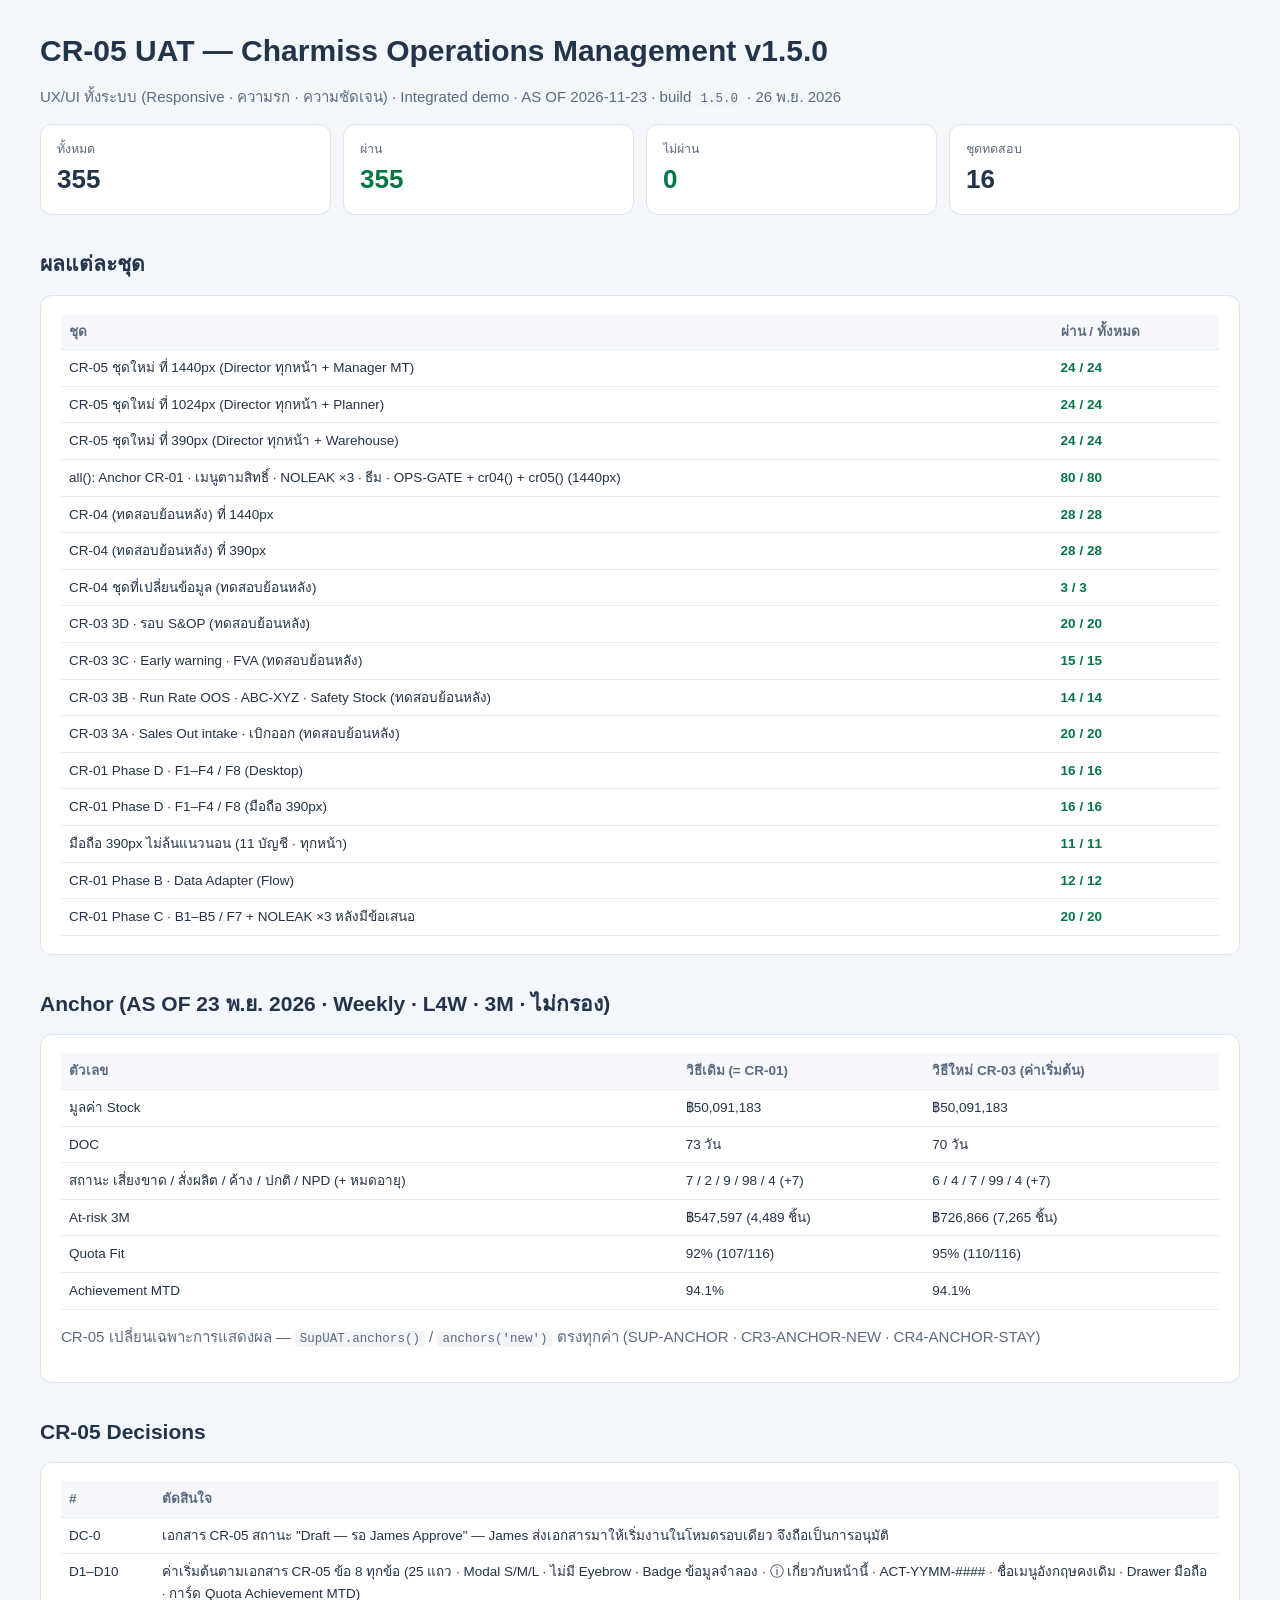
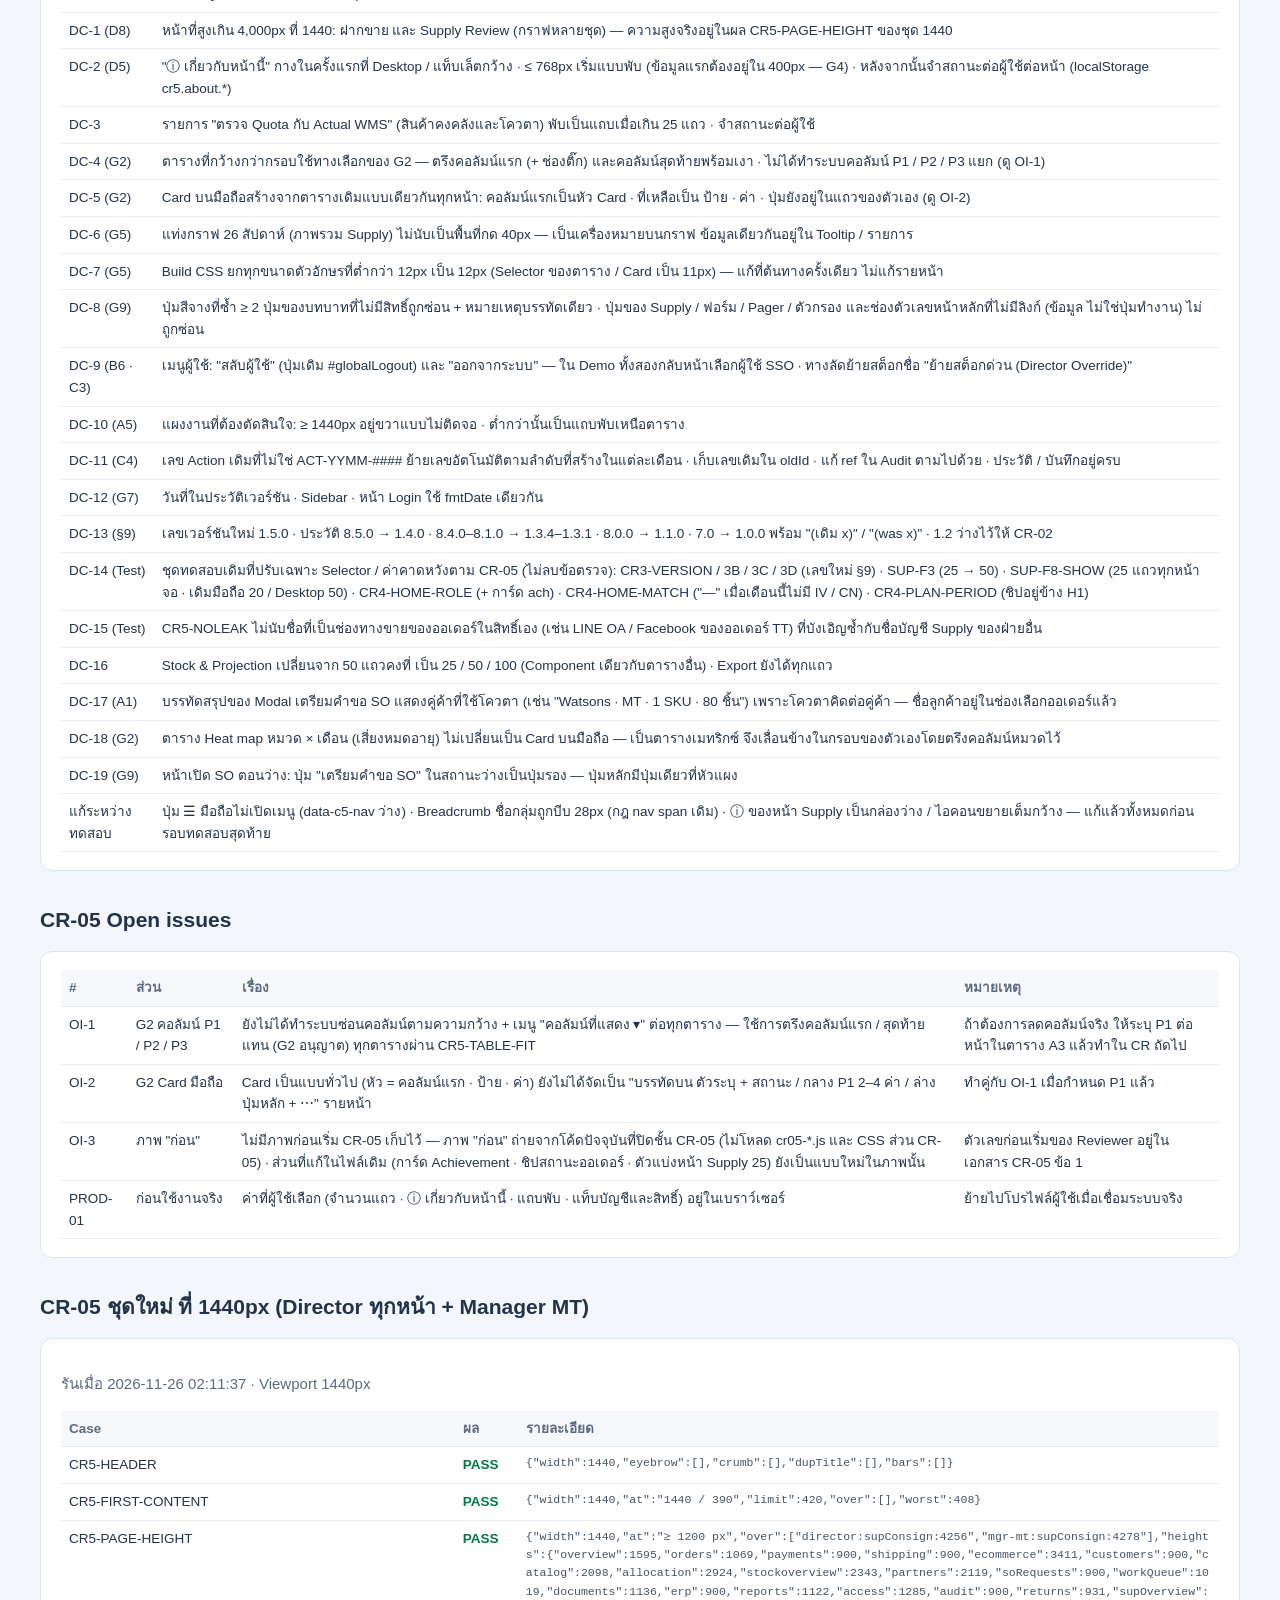
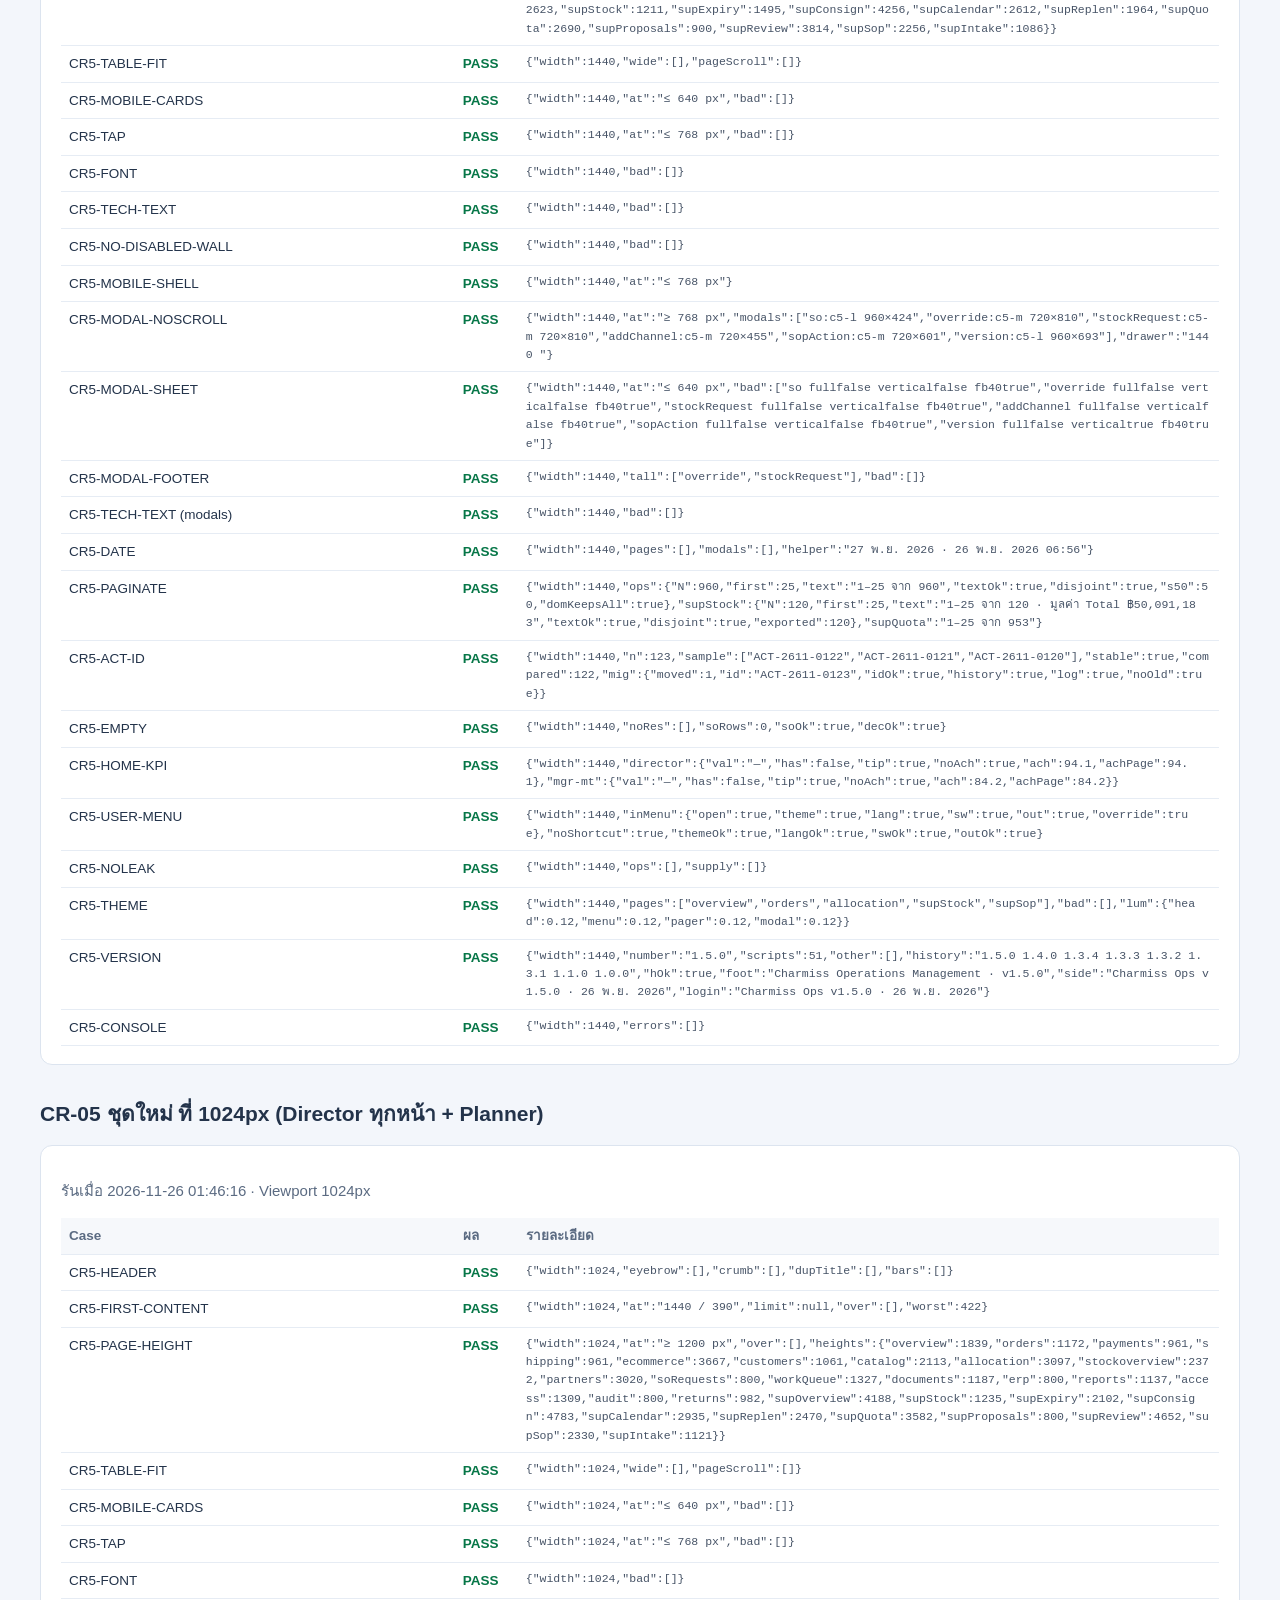
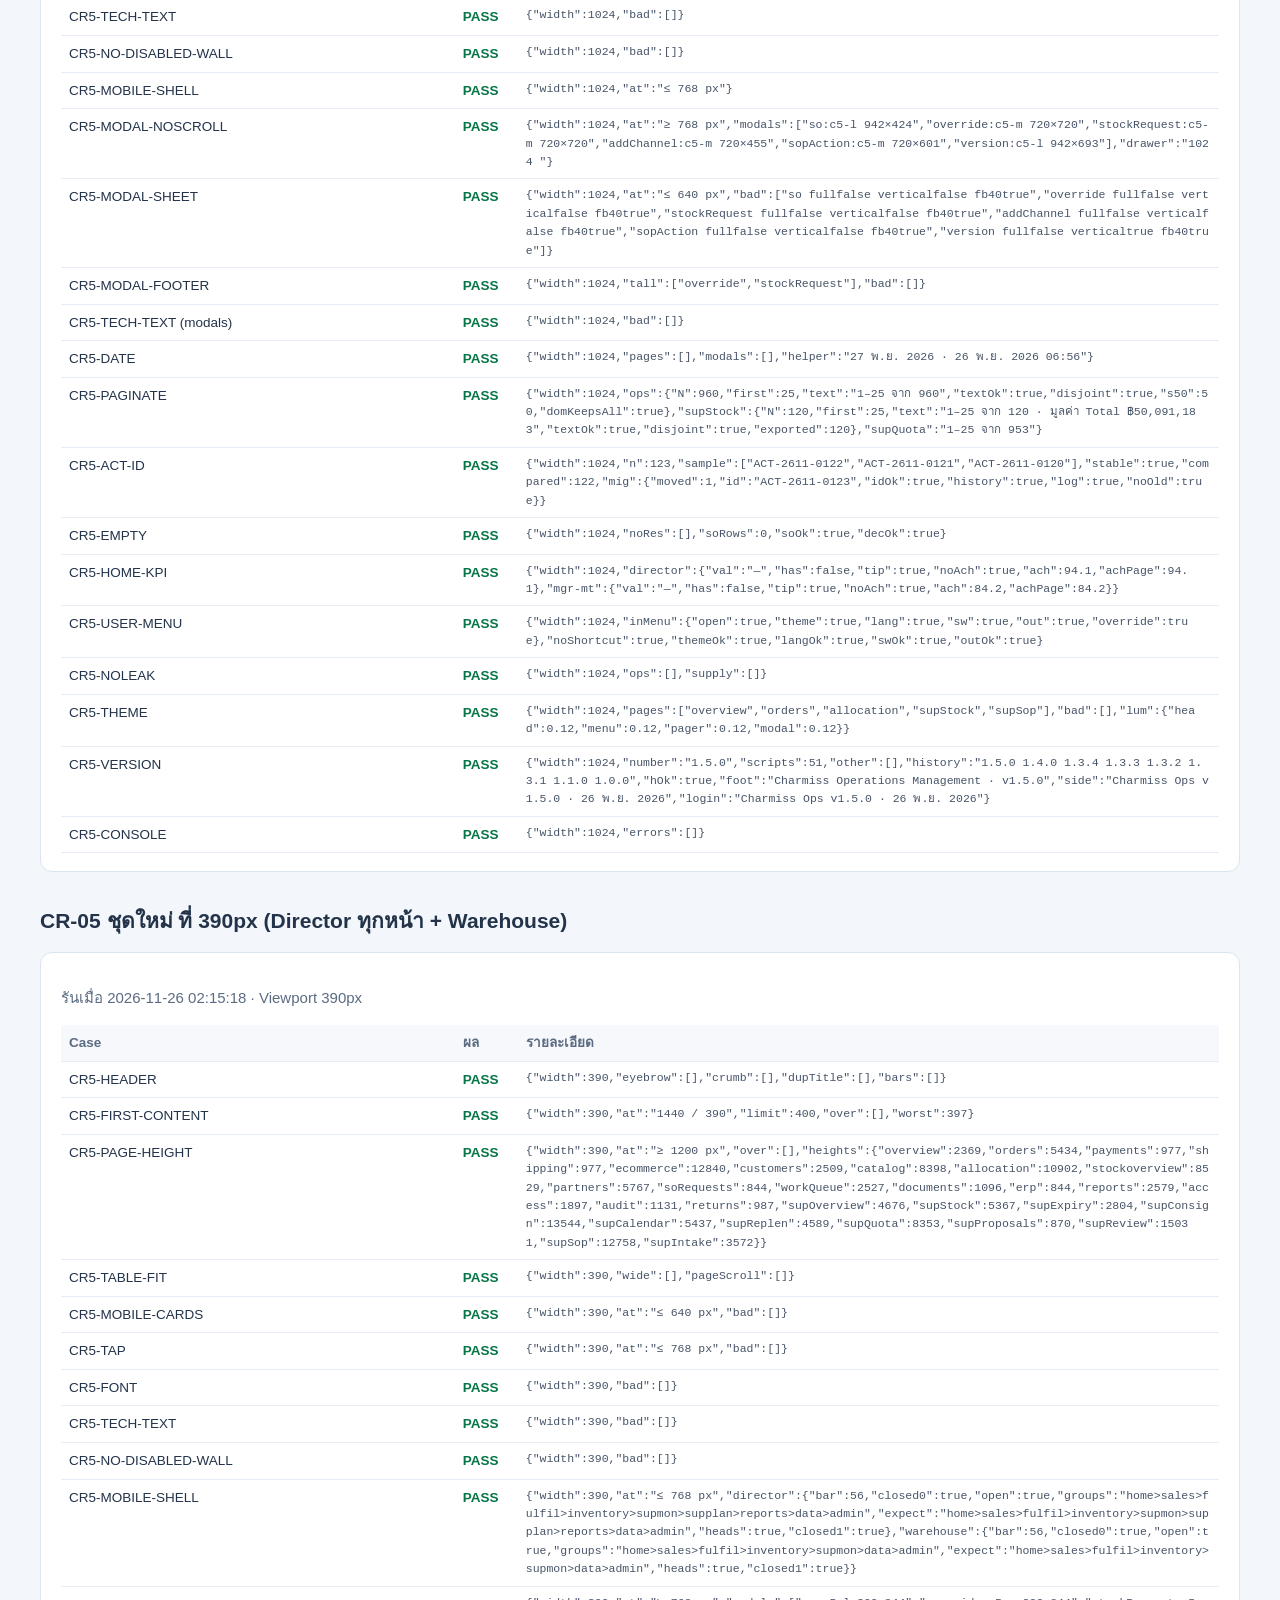
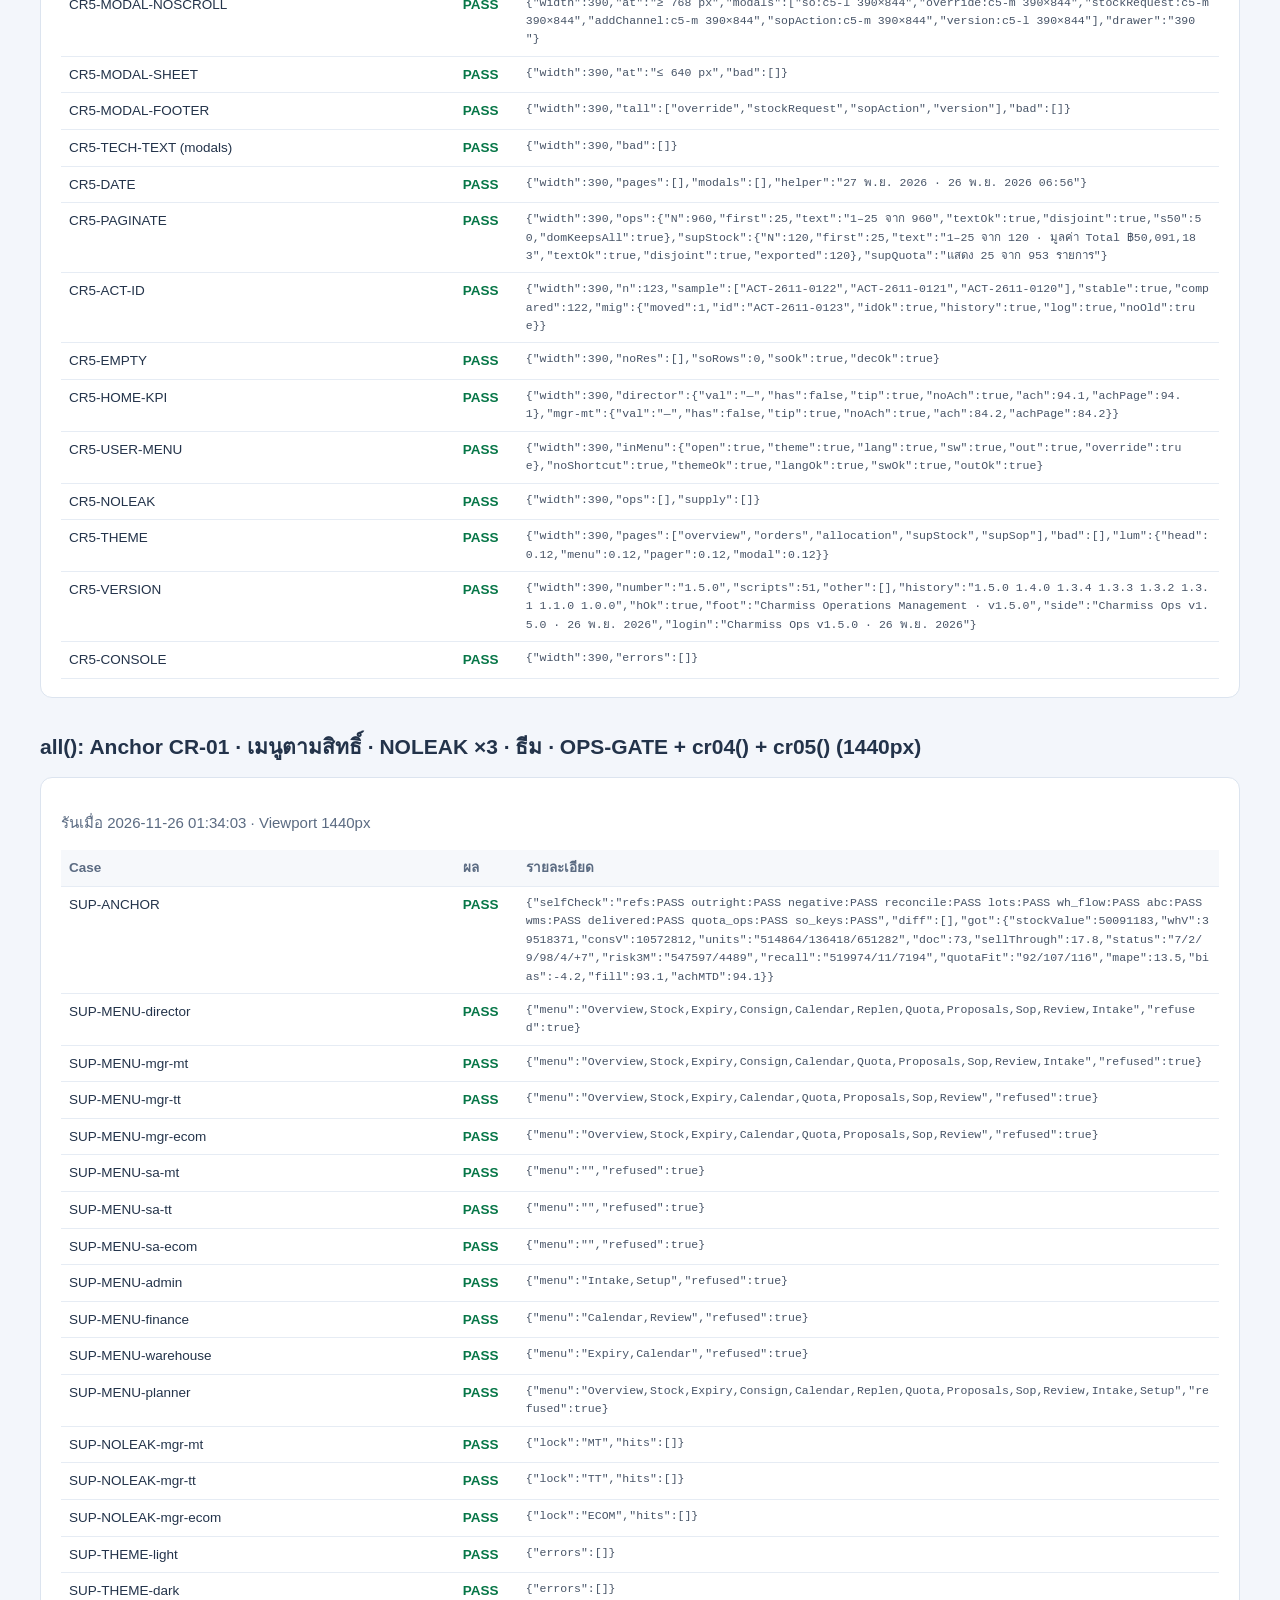
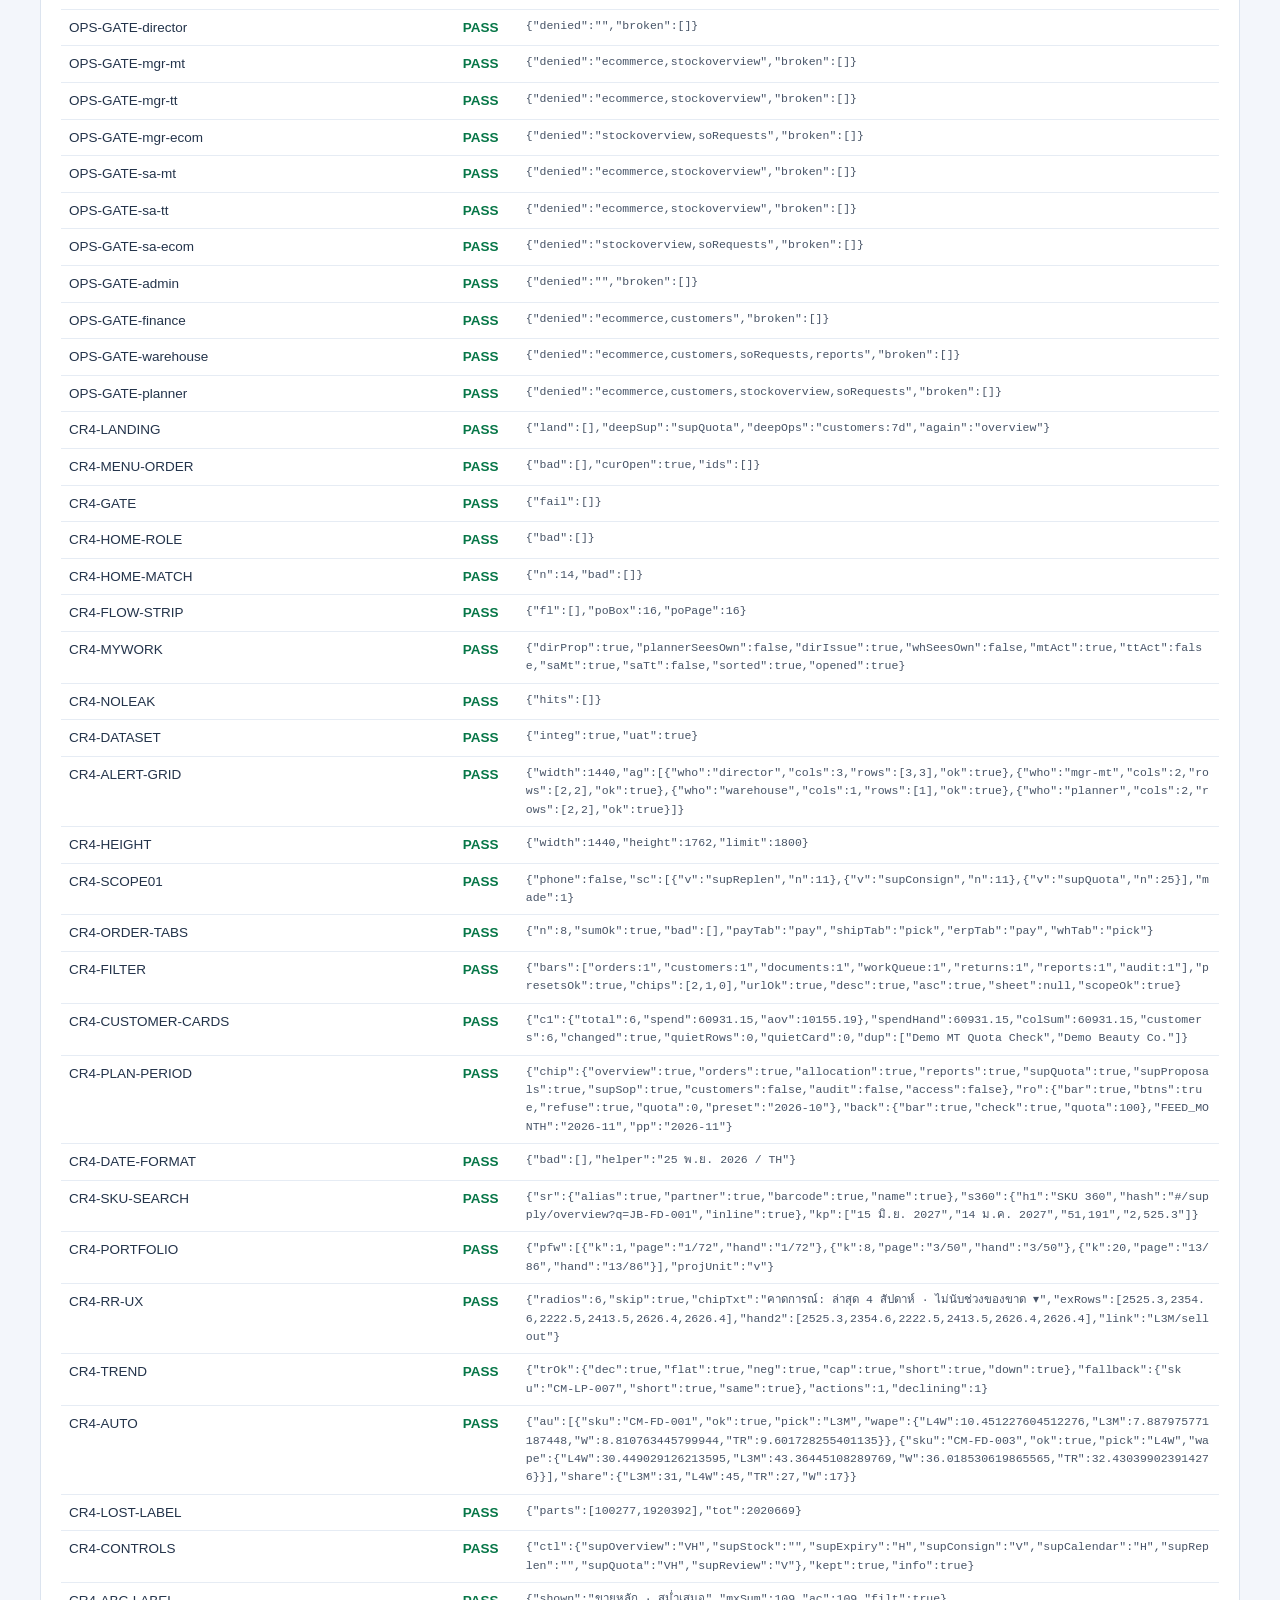
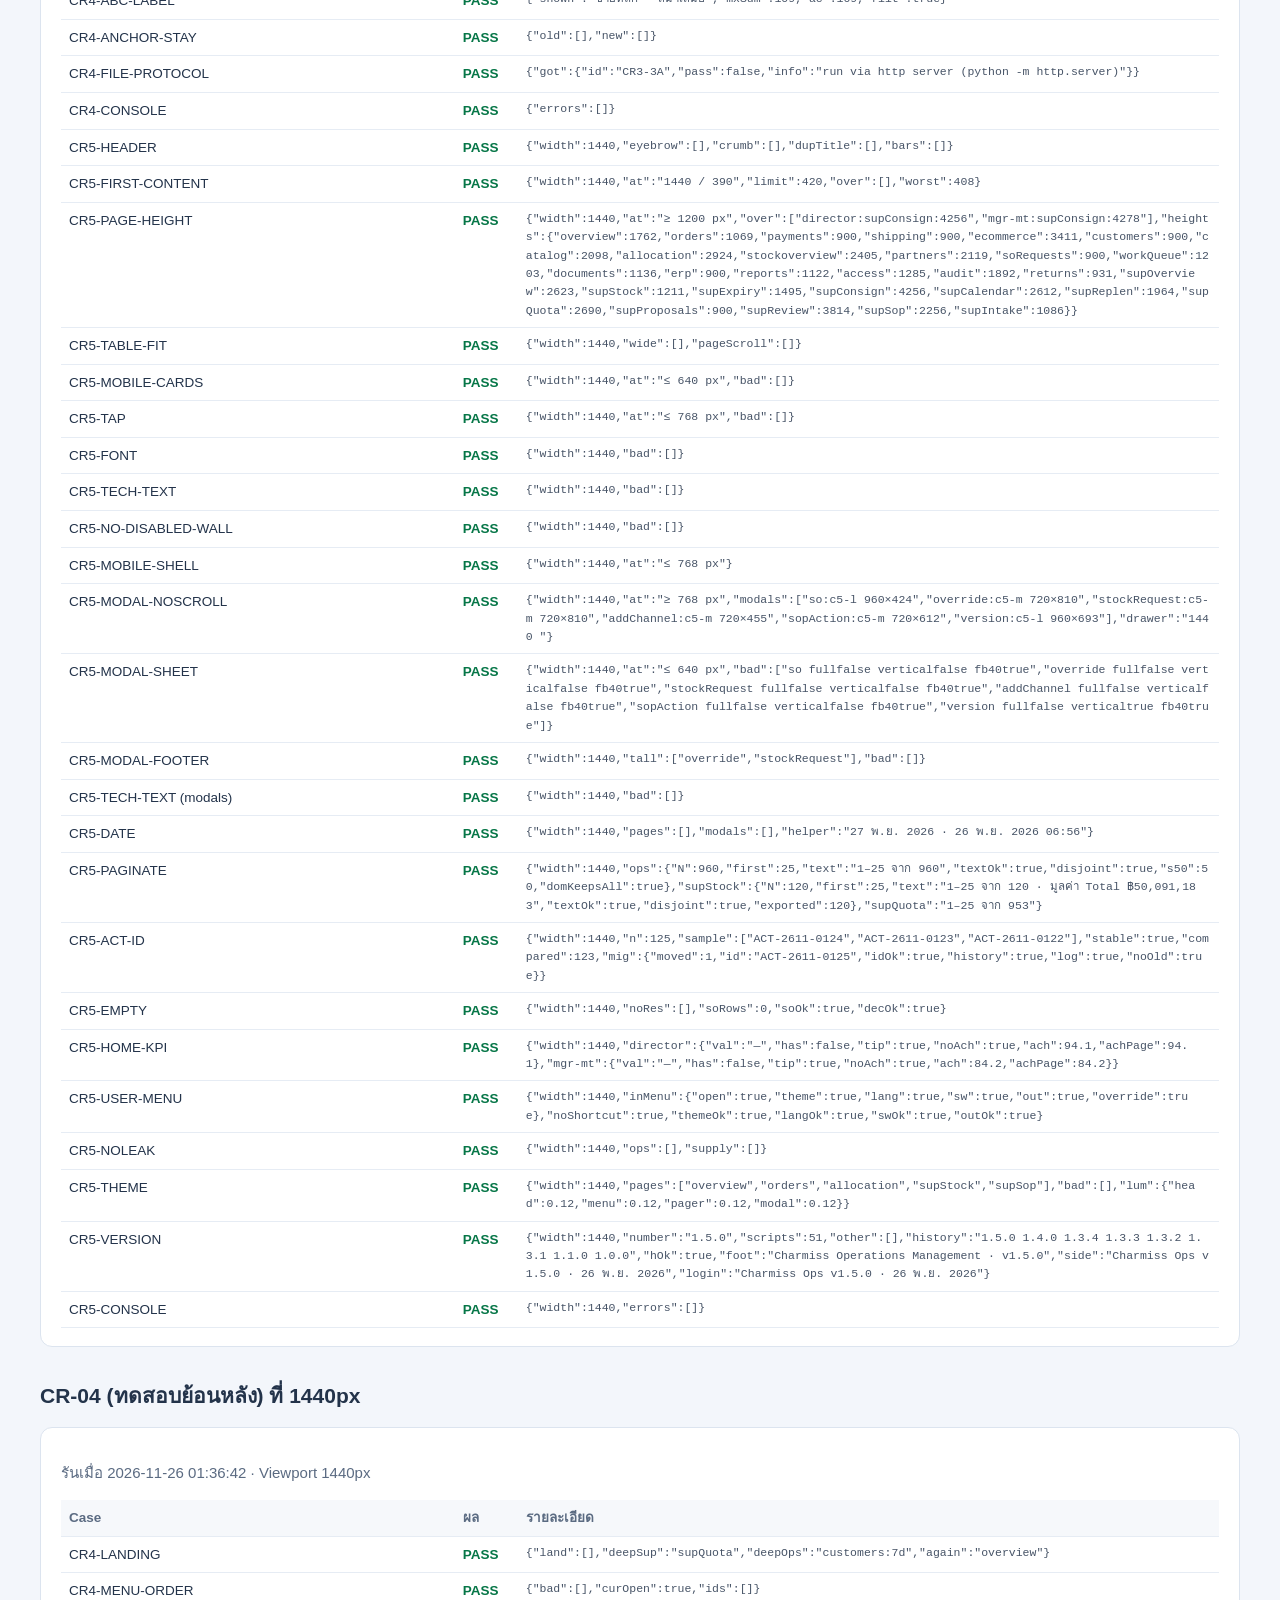
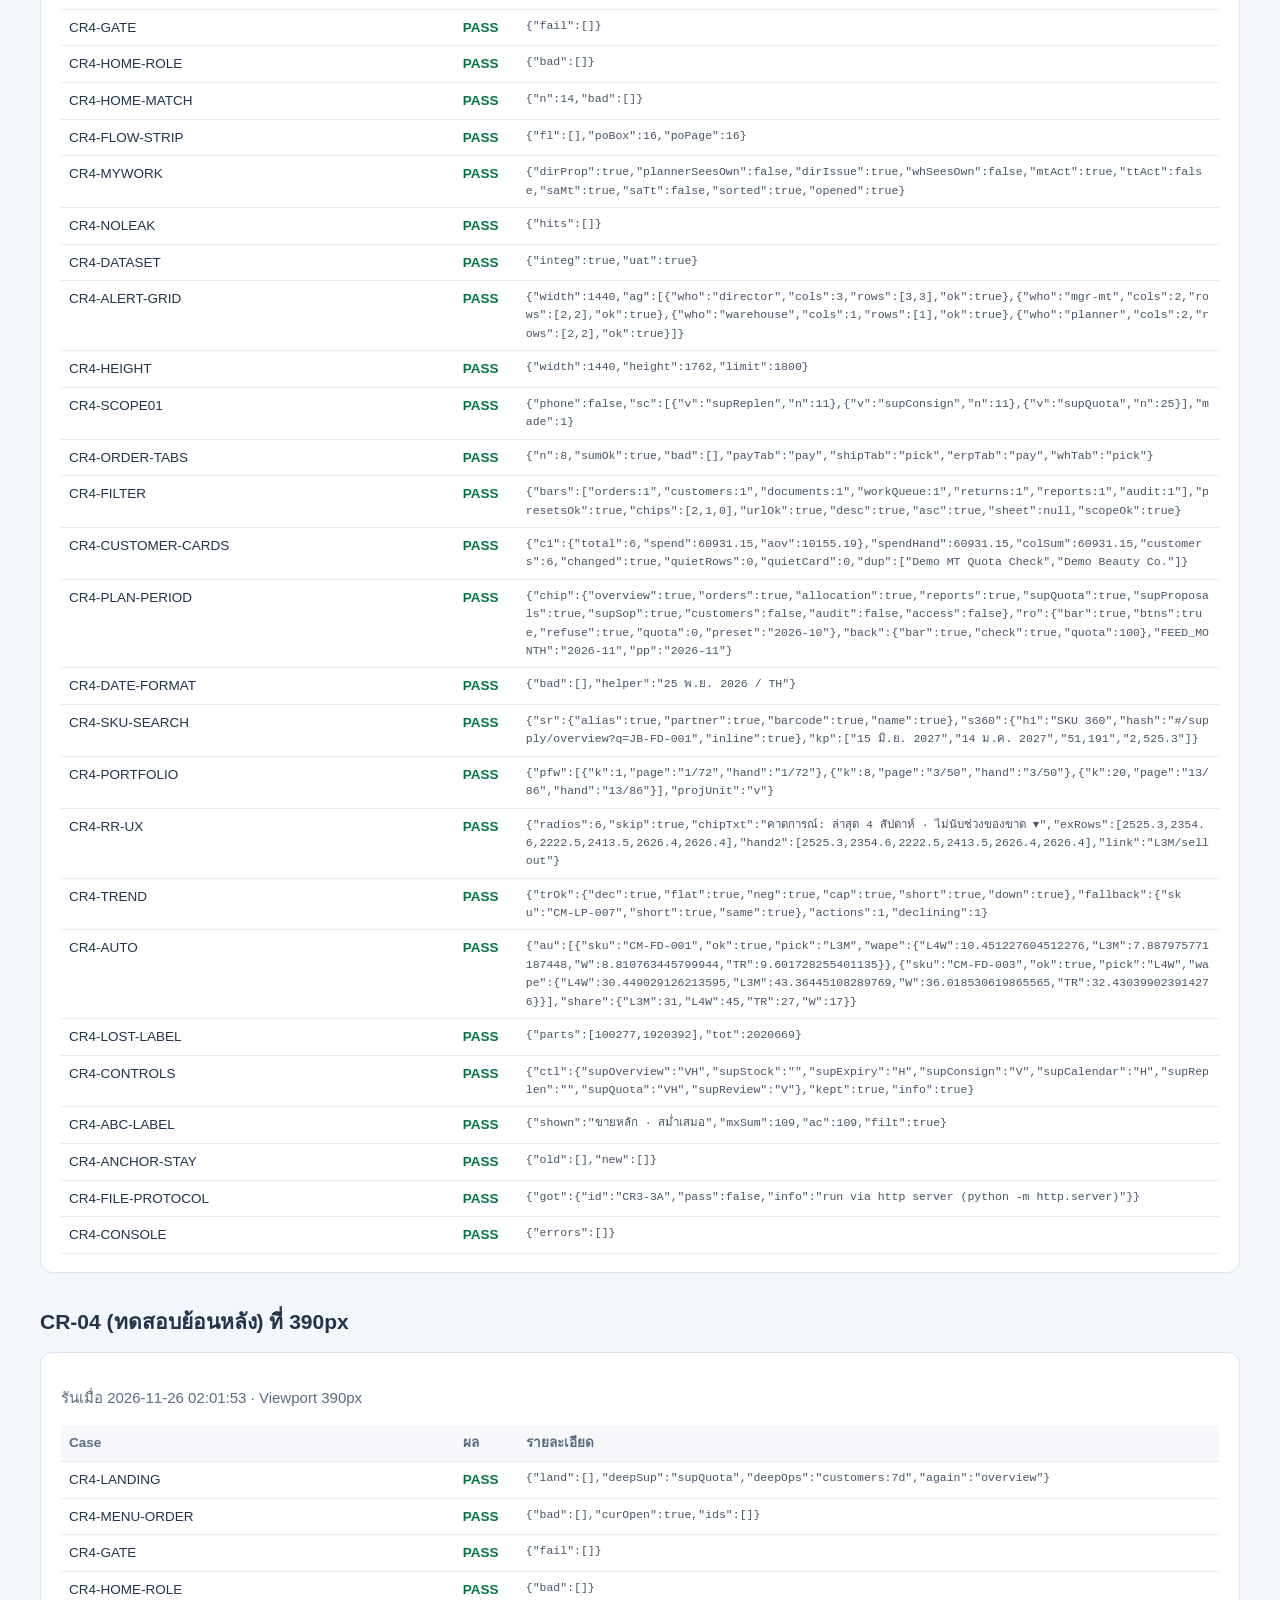
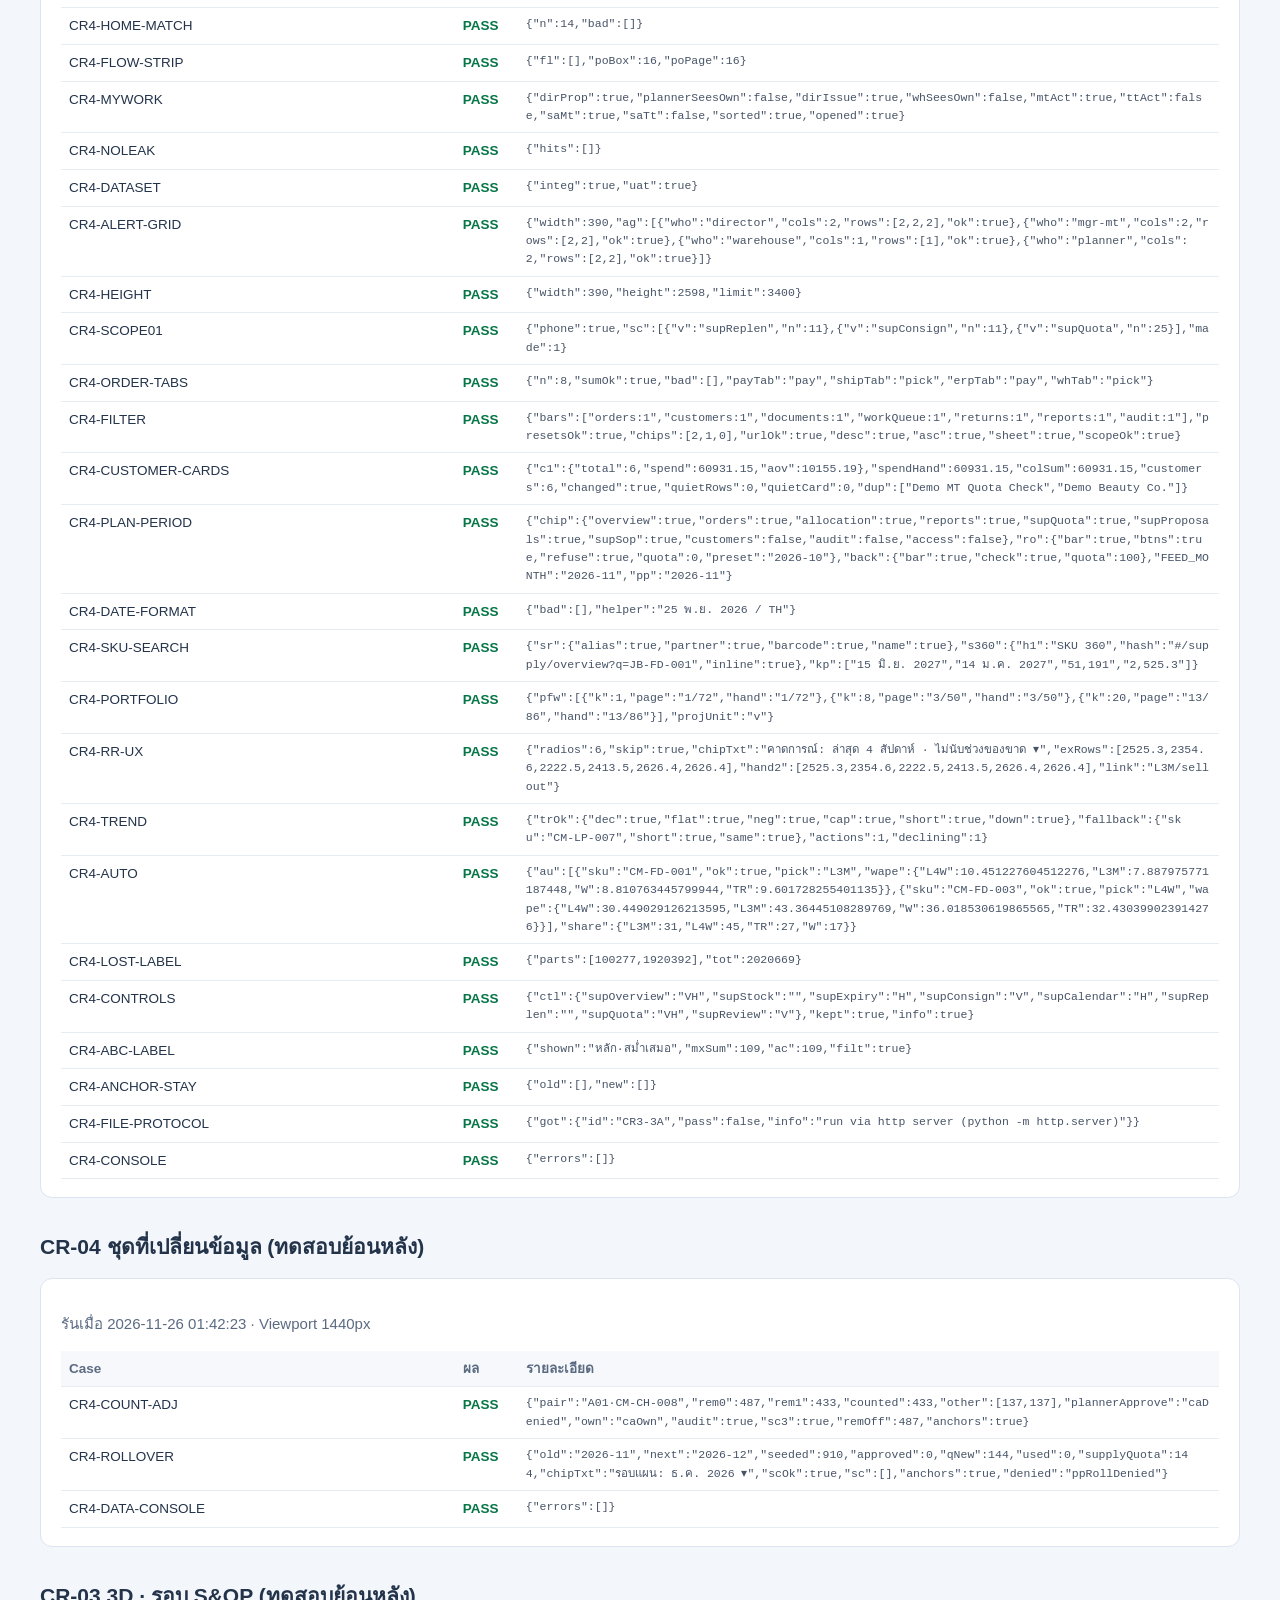
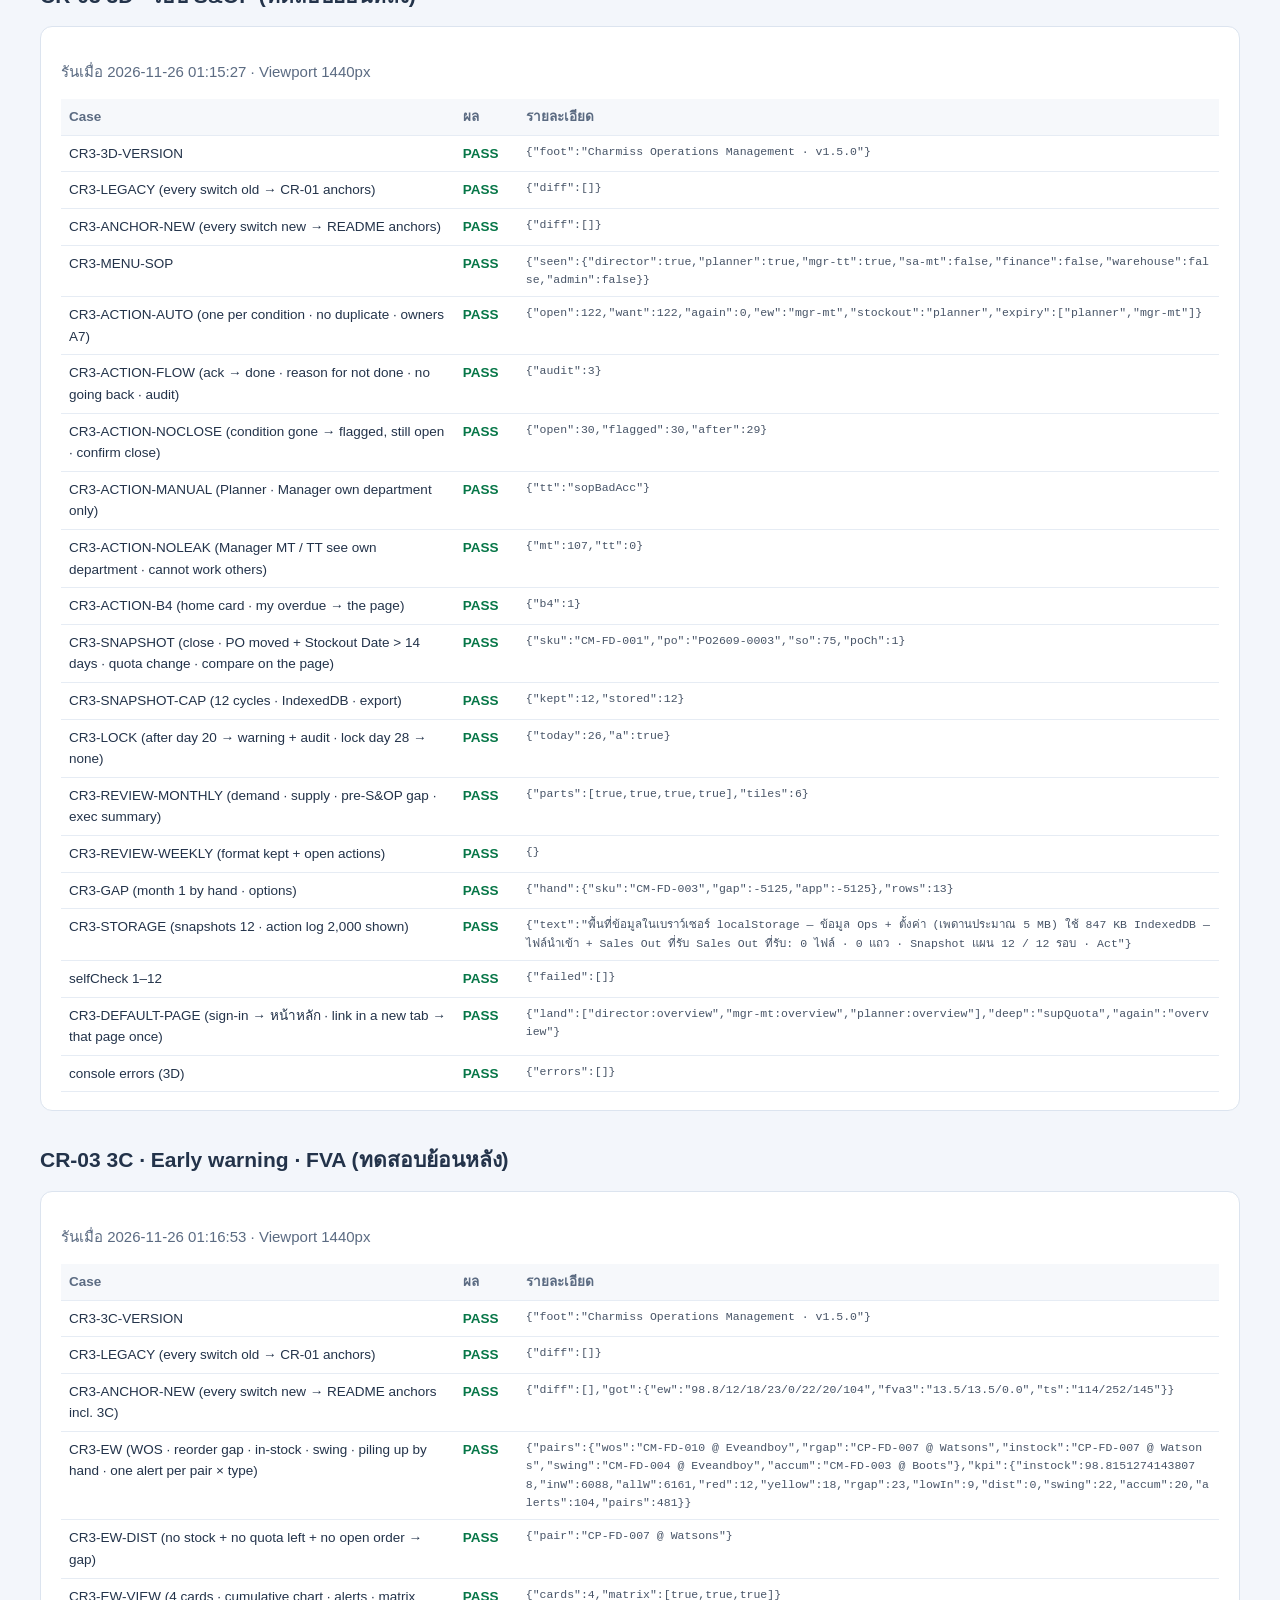
<file: uat/CR-05-UAT-2026-11-26/CR-05-UAT-2026-11-26.html>
<!doctype html><html lang="th"><head><meta charset="utf-8"><meta name="viewport" content="width=device-width,initial-scale=1"><title>CR-05 UAT · Charmiss Operations Management v1.5.0</title><style>body{font:15px/1.6 -apple-system,BlinkMacSystemFont,"Segoe UI","Tahoma",sans-serif;color:#23334a;background:#f3f6fb;margin:0}main{max-width:1200px;margin:auto;padding:32px 20px}
h1{font-size:30px;line-height:1.25;margin:0 0 6px}h2{margin:32px 0 10px;font-size:21px}section{background:#fff;border:1px solid #dce4ef;border-radius:12px;padding:18px 20px;margin:14px 0;overflow-x:auto}
.kpis{display:grid;grid-template-columns:repeat(4,minmax(0,1fr));gap:12px}.kpis div{background:#fff;border:1px solid #dce4ef;border-radius:12px;padding:14px 16px}.kpis small{display:block;color:#5b6b82}.kpis b{font-size:26px}
table{border-collapse:collapse;width:100%;font-size:13.5px}th,td{border-bottom:1px solid #e6ecf4;padding:7px 8px;text-align:left;vertical-align:top}th{background:#f6f8fb;color:#5b6b82;font-weight:600}
.pass{color:#067647;font-weight:700}.fail{color:#b42318;font-weight:700}.muted{color:#5b6b82}code{background:#f2f4f7;padding:1px 5px;border-radius:4px;font-size:12.5px}
td.d{font-family:ui-monospace,Consolas,monospace;font-size:11.5px;color:#475467;word-break:break-all;max-width:560px}
.pair{display:grid;grid-template-columns:1fr 1fr;gap:12px;margin:10px 0 18px}.pair figure{margin:0;background:#fff;border:1px solid #dce4ef;border-radius:10px;padding:8px}.pair img{width:100%;border-radius:6px;display:block}.pair figcaption{font-size:12px;color:#5b6b82;margin-top:4px}.pair.narrow{grid-template-columns:repeat(2,minmax(0,280px))}
@media(max-width:720px){.kpis{grid-template-columns:repeat(2,minmax(0,1fr))}.pair,.pair.narrow{grid-template-columns:1fr}}</style></head><body><main><h1>CR-05 UAT — Charmiss Operations Management v1.5.0</h1><p class="muted">UX/UI ทั้งระบบ (Responsive · ความรก · ความชัดเจน) · Integrated demo · AS OF 2026-11-23 · build <code>1.5.0</code> · 26 พ.ย. 2026</p><div class="kpis"><div><small>ทั้งหมด</small><b>355</b></div><div><small>ผ่าน</small><b class="pass">355</b></div><div><small>ไม่ผ่าน</small><b class="pass">0</b></div><div><small>ชุดทดสอบ</small><b>16</b></div></div><h2>ผลแต่ละชุด</h2><section><table><thead><tr><th>ชุด</th><th>ผ่าน / ทั้งหมด</th></tr></thead><tbody><tr><td>CR-05 ชุดใหม่ ที่ 1440px (Director ทุกหน้า + Manager MT)</td><td class="pass">24 / 24</td></tr><tr><td>CR-05 ชุดใหม่ ที่ 1024px (Director ทุกหน้า + Planner)</td><td class="pass">24 / 24</td></tr><tr><td>CR-05 ชุดใหม่ ที่ 390px (Director ทุกหน้า + Warehouse)</td><td class="pass">24 / 24</td></tr><tr><td>all(): Anchor CR-01 · เมนูตามสิทธิ์ · NOLEAK ×3 · ธีม · OPS-GATE + cr04() + cr05() (1440px)</td><td class="pass">80 / 80</td></tr><tr><td>CR-04 (ทดสอบย้อนหลัง) ที่ 1440px</td><td class="pass">28 / 28</td></tr><tr><td>CR-04 (ทดสอบย้อนหลัง) ที่ 390px</td><td class="pass">28 / 28</td></tr><tr><td>CR-04 ชุดที่เปลี่ยนข้อมูล (ทดสอบย้อนหลัง)</td><td class="pass">3 / 3</td></tr><tr><td>CR-03 3D · รอบ S&amp;OP (ทดสอบย้อนหลัง)</td><td class="pass">20 / 20</td></tr><tr><td>CR-03 3C · Early warning · FVA (ทดสอบย้อนหลัง)</td><td class="pass">15 / 15</td></tr><tr><td>CR-03 3B · Run Rate OOS · ABC-XYZ · Safety Stock (ทดสอบย้อนหลัง)</td><td class="pass">14 / 14</td></tr><tr><td>CR-03 3A · Sales Out intake · เบิกออก (ทดสอบย้อนหลัง)</td><td class="pass">20 / 20</td></tr><tr><td>CR-01 Phase D · F1–F4 / F8 (Desktop)</td><td class="pass">16 / 16</td></tr><tr><td>CR-01 Phase D · F1–F4 / F8 (มือถือ 390px)</td><td class="pass">16 / 16</td></tr><tr><td>มือถือ 390px ไม่ล้นแนวนอน (11 บัญชี · ทุกหน้า)</td><td class="pass">11 / 11</td></tr><tr><td>CR-01 Phase B · Data Adapter (Flow)</td><td class="pass">12 / 12</td></tr><tr><td>CR-01 Phase C · B1–B5 / F7 + NOLEAK ×3 หลังมีข้อเสนอ</td><td class="pass">20 / 20</td></tr></tbody></table></section><h2>Anchor (AS OF 23 พ.ย. 2026 · Weekly · L4W · 3M · ไม่กรอง)</h2><section><table><thead><tr><th>ตัวเลข</th><th>วิธีเดิม (= CR-01)</th><th>วิธีใหม่ CR-03 (ค่าเริ่มต้น)</th></tr></thead><tbody><tr><td>มูลค่า Stock</td><td>฿50,091,183</td><td>฿50,091,183</td></tr><tr><td>DOC</td><td>73 วัน</td><td>70 วัน</td></tr><tr><td>สถานะ เสี่ยงขาด / สั่งผลิต / ค้าง / ปกติ / NPD (+ หมดอายุ)</td><td>7 / 2 / 9 / 98 / 4 (+7)</td><td>6 / 4 / 7 / 99 / 4 (+7)</td></tr><tr><td>At-risk 3M</td><td>฿547,597 (4,489 ชิ้น)</td><td>฿726,866 (7,265 ชิ้น)</td></tr><tr><td>Quota Fit</td><td>92% (107/116)</td><td>95% (110/116)</td></tr><tr><td>Achievement MTD</td><td>94.1%</td><td>94.1%</td></tr></tbody></table><p class="muted">CR-05 เปลี่ยนเฉพาะการแสดงผล — <code>SupUAT.anchors()</code> / <code>anchors('new')</code> ตรงทุกค่า (SUP-ANCHOR · CR3-ANCHOR-NEW · CR4-ANCHOR-STAY)</p></section><h2>CR-05 Decisions</h2><section><table><thead><tr><th>#</th><th>ตัดสินใจ</th></tr></thead><tbody><tr><td>DC-0</td><td>เอกสาร CR-05 สถานะ &quot;Draft — รอ James Approve&quot; — James ส่งเอกสารมาให้เริ่มงานในโหมดรอบเดียว จึงถือเป็นการอนุมัติ</td></tr><tr><td>D1–D10</td><td>ค่าเริ่มต้นตามเอกสาร CR-05 ข้อ 8 ทุกข้อ (25 แถว · Modal S/M/L · ไม่มี Eyebrow · Badge ข้อมูลจำลอง · ⓘ เกี่ยวกับหน้านี้ · ACT-YYMM-#### · ชื่อเมนูอังกฤษคงเดิม · Drawer มือถือ · การ์ด Quota Achievement MTD)</td></tr><tr><td>DC-1 (D8)</td><td>หน้าที่สูงเกิน 4,000px ที่ 1440: ฝากขาย และ Supply Review (กราฟหลายชุด) — ความสูงจริงอยู่ในผล CR5-PAGE-HEIGHT ของชุด 1440</td></tr><tr><td>DC-2 (D5)</td><td>&quot;ⓘ เกี่ยวกับหน้านี้&quot; กางในครั้งแรกที่ Desktop / แท็บเล็ตกว้าง · ≤ 768px เริ่มแบบพับ (ข้อมูลแรกต้องอยู่ใน 400px — G4) · หลังจากนั้นจำสถานะต่อผู้ใช้ต่อหน้า (localStorage cr5.about.*)</td></tr><tr><td>DC-3</td><td>รายการ &quot;ตรวจ Quota กับ Actual WMS&quot; (สินค้าคงคลังและโควตา) พับเป็นแถบเมื่อเกิน 25 แถว · จำสถานะต่อผู้ใช้</td></tr><tr><td>DC-4 (G2)</td><td>ตารางที่กว้างกว่ากรอบใช้ทางเลือกของ G2 — ตรึงคอลัมน์แรก (+ ช่องติ๊ก) และคอลัมน์สุดท้ายพร้อมเงา · ไม่ได้ทำระบบคอลัมน์ P1 / P2 / P3 แยก (ดู OI-1)</td></tr><tr><td>DC-5 (G2)</td><td>Card บนมือถือสร้างจากตารางเดิมแบบเดียวกันทุกหน้า: คอลัมน์แรกเป็นหัว Card · ที่เหลือเป็น ป้าย · ค่า · ปุ่มยังอยู่ในแถวของตัวเอง (ดู OI-2)</td></tr><tr><td>DC-6 (G5)</td><td>แท่งกราฟ 26 สัปดาห์ (ภาพรวม Supply) ไม่นับเป็นพื้นที่กด 40px — เป็นเครื่องหมายบนกราฟ ข้อมูลเดียวกันอยู่ใน Tooltip / รายการ</td></tr><tr><td>DC-7 (G5)</td><td>Build CSS ยกทุกขนาดตัวอักษรที่ต่ำกว่า 12px เป็น 12px (Selector ของตาราง / Card เป็น 11px) — แก้ที่ต้นทางครั้งเดียว ไม่แก้รายหน้า</td></tr><tr><td>DC-8 (G9)</td><td>ปุ่มสีจางที่ซ้ำ ≥ 2 ปุ่มของบทบาทที่ไม่มีสิทธิ์ถูกซ่อน + หมายเหตุบรรทัดเดียว · ปุ่มของ Supply / ฟอร์ม / Pager / ตัวกรอง และช่องตัวเลขหน้าหลักที่ไม่มีลิงก์ (ข้อมูล ไม่ใช่ปุ่มทำงาน) ไม่ถูกซ่อน</td></tr><tr><td>DC-9 (B6 · C3)</td><td>เมนูผู้ใช้: &quot;สลับผู้ใช้&quot; (ปุ่มเดิม #globalLogout) และ &quot;ออกจากระบบ&quot; — ใน Demo ทั้งสองกลับหน้าเลือกผู้ใช้ SSO · ทางลัดย้ายสต็อกชื่อ &quot;ย้ายสต็อกด่วน (Director Override)&quot;</td></tr><tr><td>DC-10 (A5)</td><td>แผงงานที่ต้องตัดสินใจ: ≥ 1440px อยู่ขวาแบบไม่ติดจอ · ต่ำกว่านั้นเป็นแถบพับเหนือตาราง</td></tr><tr><td>DC-11 (C4)</td><td>เลข Action เดิมที่ไม่ใช่ ACT-YYMM-#### ย้ายเลขอัตโนมัติตามลำดับที่สร้างในแต่ละเดือน · เก็บเลขเดิมใน oldId · แก้ ref ใน Audit ตามไปด้วย · ประวัติ / บันทึกอยู่ครบ</td></tr><tr><td>DC-12 (G7)</td><td>วันที่ในประวัติเวอร์ชัน · Sidebar · หน้า Login ใช้ fmtDate เดียวกัน</td></tr><tr><td>DC-13 (§9)</td><td>เลขเวอร์ชันใหม่ 1.5.0 · ประวัติ 8.5.0 → 1.4.0 · 8.4.0–8.1.0 → 1.3.4–1.3.1 · 8.0.0 → 1.1.0 · 7.0 → 1.0.0 พร้อม &quot;(เดิม x)&quot; / &quot;(was x)&quot; · 1.2 ว่างไว้ให้ CR-02</td></tr><tr><td>DC-14 (Test)</td><td>ชุดทดสอบเดิมที่ปรับเฉพาะ Selector / ค่าคาดหวังตาม CR-05 (ไม่ลบข้อตรวจ): CR3-VERSION / 3B / 3C / 3D (เลขใหม่ §9) · SUP-F3 (25 → 50) · SUP-F8-SHOW (25 แถวทุกหน้าจอ · เดิมมือถือ 20 / Desktop 50) · CR4-HOME-ROLE (+ การ์ด ach) · CR4-HOME-MATCH (&quot;—&quot; เมื่อเดือนนี้ไม่มี IV / CN) · CR4-PLAN-PERIOD (ชิปอยู่ข้าง H1)</td></tr><tr><td>DC-15 (Test)</td><td>CR5-NOLEAK ไม่นับชื่อที่เป็นช่องทางขายของออเดอร์ในสิทธิ์เอง (เช่น LINE OA / Facebook ของออเดอร์ TT) ที่บังเอิญซ้ำกับชื่อบัญชี Supply ของฝ่ายอื่น</td></tr><tr><td>DC-16</td><td>Stock &amp; Projection เปลี่ยนจาก 50 แถวคงที่ เป็น 25 / 50 / 100 (Component เดียวกับตารางอื่น) · Export ยังได้ทุกแถว</td></tr><tr><td>DC-17 (A1)</td><td>บรรทัดสรุปของ Modal เตรียมคำขอ SO แสดงคู่ค้าที่ใช้โควตา (เช่น &quot;Watsons · MT · 1 SKU · 80 ชิ้น&quot;) เพราะโควตาคิดต่อคู่ค้า — ชื่อลูกค้าอยู่ในช่องเลือกออเดอร์แล้ว</td></tr><tr><td>DC-18 (G2)</td><td>ตาราง Heat map หมวด × เดือน (เสี่ยงหมดอายุ) ไม่เปลี่ยนเป็น Card บนมือถือ — เป็นตารางเมทริกซ์ จึงเลื่อนข้างในกรอบของตัวเองโดยตรึงคอลัมน์หมวดไว้</td></tr><tr><td>DC-19 (G9)</td><td>หน้าเปิด SO ตอนว่าง: ปุ่ม &quot;เตรียมคำขอ SO&quot; ในสถานะว่างเป็นปุ่มรอง — ปุ่มหลักมีปุ่มเดียวที่หัวแผง</td></tr><tr><td>แก้ระหว่างทดสอบ</td><td>ปุ่ม ☰ มือถือไม่เปิดเมนู (data-c5-nav ว่าง) · Breadcrumb ชื่อกลุ่มถูกบีบ 28px (กฎ nav span เดิม) · ⓘ ของหน้า Supply เป็นกล่องว่าง / ไอคอนขยายเต็มกว้าง — แก้แล้วทั้งหมดก่อนรอบทดสอบสุดท้าย</td></tr></tbody></table></section><h2>CR-05 Open issues</h2><section><table><thead><tr><th>#</th><th>ส่วน</th><th>เรื่อง</th><th>หมายเหตุ</th></tr></thead><tbody><tr><td>OI-1</td><td>G2 คอลัมน์ P1 / P2 / P3</td><td>ยังไม่ได้ทำระบบซ่อนคอลัมน์ตามความกว้าง + เมนู &quot;คอลัมน์ที่แสดง ▾&quot; ต่อทุกตาราง — ใช้การตรึงคอลัมน์แรก / สุดท้ายแทน (G2 อนุญาต) ทุกตารางผ่าน CR5-TABLE-FIT</td><td>ถ้าต้องการลดคอลัมน์จริง ให้ระบุ P1 ต่อหน้าในตาราง A3 แล้วทำใน CR ถัดไป</td></tr><tr><td>OI-2</td><td>G2 Card มือถือ</td><td>Card เป็นแบบทั่วไป (หัว = คอลัมน์แรก · ป้าย · ค่า) ยังไม่ได้จัดเป็น &quot;บรรทัดบน ตัวระบุ + สถานะ / กลาง P1 2–4 ค่า / ล่าง ปุ่มหลัก + ⋯&quot; รายหน้า</td><td>ทำคู่กับ OI-1 เมื่อกำหนด P1 แล้ว</td></tr><tr><td>OI-3</td><td>ภาพ &quot;ก่อน&quot;</td><td>ไม่มีภาพก่อนเริ่ม CR-05 เก็บไว้ — ภาพ &quot;ก่อน&quot; ถ่ายจากโค้ดปัจจุบันที่ปิดชั้น CR-05 (ไม่โหลด cr05-*.js และ CSS ส่วน CR-05) · ส่วนที่แก้ในไฟล์เดิม (การ์ด Achievement · ชิปสถานะออเดอร์ · ตัวแบ่งหน้า Supply 25) ยังเป็นแบบใหม่ในภาพนั้น</td><td>ตัวเลขก่อนเริ่มของ Reviewer อยู่ในเอกสาร CR-05 ข้อ 1</td></tr><tr><td>PROD-01</td><td>ก่อนใช้งานจริง</td><td>ค่าที่ผู้ใช้เลือก (จำนวนแถว · ⓘ เกี่ยวกับหน้านี้ · แถบพับ · แท็บบัญชีและสิทธิ์) อยู่ในเบราว์เซอร์</td><td>ย้ายไปโปรไฟล์ผู้ใช้เมื่อเชื่อมระบบจริง</td></tr></tbody></table></section><h2>CR-05 ชุดใหม่ ที่ 1440px (Director ทุกหน้า + Manager MT)</h2><section><p class="muted">รันเมื่อ 2026-11-26 02:11:37 · Viewport 1440px</p><table><thead><tr><th style="width:34%">Case</th><th>ผล</th><th>รายละเอียด</th></tr></thead><tbody><tr><td>CR5-HEADER</td><td class="pass">PASS</td><td class="d">{&quot;width&quot;:1440,&quot;eyebrow&quot;:[],&quot;crumb&quot;:[],&quot;dupTitle&quot;:[],&quot;bars&quot;:[]}</td></tr><tr><td>CR5-FIRST-CONTENT</td><td class="pass">PASS</td><td class="d">{&quot;width&quot;:1440,&quot;at&quot;:&quot;1440 / 390&quot;,&quot;limit&quot;:420,&quot;over&quot;:[],&quot;worst&quot;:408}</td></tr><tr><td>CR5-PAGE-HEIGHT</td><td class="pass">PASS</td><td class="d">{&quot;width&quot;:1440,&quot;at&quot;:&quot;≥ 1200 px&quot;,&quot;over&quot;:[&quot;director:supConsign:4256&quot;,&quot;mgr-mt:supConsign:4278&quot;],&quot;heights&quot;:{&quot;overview&quot;:1595,&quot;orders&quot;:1069,&quot;payments&quot;:900,&quot;shipping&quot;:900,&quot;ecommerce&quot;:3411,&quot;customers&quot;:900,&quot;catalog&quot;:2098,&quot;allocation&quot;:2924,&quot;stockoverview&quot;:2343,&quot;partners&quot;:2119,&quot;soRequests&quot;:900,&quot;workQueue&quot;:1019,&quot;documents&quot;:1136,&quot;erp&quot;:900,&quot;reports&quot;:1122,&quot;access&quot;:1285,&quot;audit&quot;:900,&quot;returns&quot;:931,&quot;supOverview&quot;:2623,&quot;supStock&quot;:1211,&quot;supExpiry&quot;:1495,&quot;supConsign&quot;:4256,&quot;supCalendar&quot;:2612,&quot;supReplen&quot;:1964,&quot;supQuota&quot;:2690,&quot;supProposals&quot;:900,&quot;supReview&quot;:3814,&quot;supSop&quot;:2256,&quot;supIntake&quot;:1086}}</td></tr><tr><td>CR5-TABLE-FIT</td><td class="pass">PASS</td><td class="d">{&quot;width&quot;:1440,&quot;wide&quot;:[],&quot;pageScroll&quot;:[]}</td></tr><tr><td>CR5-MOBILE-CARDS</td><td class="pass">PASS</td><td class="d">{&quot;width&quot;:1440,&quot;at&quot;:&quot;≤ 640 px&quot;,&quot;bad&quot;:[]}</td></tr><tr><td>CR5-TAP</td><td class="pass">PASS</td><td class="d">{&quot;width&quot;:1440,&quot;at&quot;:&quot;≤ 768 px&quot;,&quot;bad&quot;:[]}</td></tr><tr><td>CR5-FONT</td><td class="pass">PASS</td><td class="d">{&quot;width&quot;:1440,&quot;bad&quot;:[]}</td></tr><tr><td>CR5-TECH-TEXT</td><td class="pass">PASS</td><td class="d">{&quot;width&quot;:1440,&quot;bad&quot;:[]}</td></tr><tr><td>CR5-NO-DISABLED-WALL</td><td class="pass">PASS</td><td class="d">{&quot;width&quot;:1440,&quot;bad&quot;:[]}</td></tr><tr><td>CR5-MOBILE-SHELL</td><td class="pass">PASS</td><td class="d">{&quot;width&quot;:1440,&quot;at&quot;:&quot;≤ 768 px&quot;}</td></tr><tr><td>CR5-MODAL-NOSCROLL</td><td class="pass">PASS</td><td class="d">{&quot;width&quot;:1440,&quot;at&quot;:&quot;≥ 768 px&quot;,&quot;modals&quot;:[&quot;so:c5-l 960×424&quot;,&quot;override:c5-m 720×810&quot;,&quot;stockRequest:c5-m 720×810&quot;,&quot;addChannel:c5-m 720×455&quot;,&quot;sopAction:c5-m 720×601&quot;,&quot;version:c5-l 960×693&quot;],&quot;drawer&quot;:&quot;1440 &quot;}</td></tr><tr><td>CR5-MODAL-SHEET</td><td class="pass">PASS</td><td class="d">{&quot;width&quot;:1440,&quot;at&quot;:&quot;≤ 640 px&quot;,&quot;bad&quot;:[&quot;so fullfalse verticalfalse fb40true&quot;,&quot;override fullfalse verticalfalse fb40true&quot;,&quot;stockRequest fullfalse verticalfalse fb40true&quot;,&quot;addChannel fullfalse verticalfalse fb40true&quot;,&quot;sopAction fullfalse verticalfalse fb40true&quot;,&quot;version fullfalse verticaltrue fb40true&quot;]}</td></tr><tr><td>CR5-MODAL-FOOTER</td><td class="pass">PASS</td><td class="d">{&quot;width&quot;:1440,&quot;tall&quot;:[&quot;override&quot;,&quot;stockRequest&quot;],&quot;bad&quot;:[]}</td></tr><tr><td>CR5-TECH-TEXT (modals)</td><td class="pass">PASS</td><td class="d">{&quot;width&quot;:1440,&quot;bad&quot;:[]}</td></tr><tr><td>CR5-DATE</td><td class="pass">PASS</td><td class="d">{&quot;width&quot;:1440,&quot;pages&quot;:[],&quot;modals&quot;:[],&quot;helper&quot;:&quot;27 พ.ย. 2026 · 26 พ.ย. 2026 06:56&quot;}</td></tr><tr><td>CR5-PAGINATE</td><td class="pass">PASS</td><td class="d">{&quot;width&quot;:1440,&quot;ops&quot;:{&quot;N&quot;:960,&quot;first&quot;:25,&quot;text&quot;:&quot;1–25 จาก 960&quot;,&quot;textOk&quot;:true,&quot;disjoint&quot;:true,&quot;s50&quot;:50,&quot;domKeepsAll&quot;:true},&quot;supStock&quot;:{&quot;N&quot;:120,&quot;first&quot;:25,&quot;text&quot;:&quot;1–25 จาก 120 · มูลค่า Total ฿50,091,183&quot;,&quot;textOk&quot;:true,&quot;disjoint&quot;:true,&quot;exported&quot;:120},&quot;supQuota&quot;:&quot;1–25 จาก 953&quot;}</td></tr><tr><td>CR5-ACT-ID</td><td class="pass">PASS</td><td class="d">{&quot;width&quot;:1440,&quot;n&quot;:123,&quot;sample&quot;:[&quot;ACT-2611-0122&quot;,&quot;ACT-2611-0121&quot;,&quot;ACT-2611-0120&quot;],&quot;stable&quot;:true,&quot;compared&quot;:122,&quot;mig&quot;:{&quot;moved&quot;:1,&quot;id&quot;:&quot;ACT-2611-0123&quot;,&quot;idOk&quot;:true,&quot;history&quot;:true,&quot;log&quot;:true,&quot;noOld&quot;:true}}</td></tr><tr><td>CR5-EMPTY</td><td class="pass">PASS</td><td class="d">{&quot;width&quot;:1440,&quot;noRes&quot;:[],&quot;soRows&quot;:0,&quot;soOk&quot;:true,&quot;decOk&quot;:true}</td></tr><tr><td>CR5-HOME-KPI</td><td class="pass">PASS</td><td class="d">{&quot;width&quot;:1440,&quot;director&quot;:{&quot;val&quot;:&quot;—&quot;,&quot;has&quot;:false,&quot;tip&quot;:true,&quot;noAch&quot;:true,&quot;ach&quot;:94.1,&quot;achPage&quot;:94.1},&quot;mgr-mt&quot;:{&quot;val&quot;:&quot;—&quot;,&quot;has&quot;:false,&quot;tip&quot;:true,&quot;noAch&quot;:true,&quot;ach&quot;:84.2,&quot;achPage&quot;:84.2}}</td></tr><tr><td>CR5-USER-MENU</td><td class="pass">PASS</td><td class="d">{&quot;width&quot;:1440,&quot;inMenu&quot;:{&quot;open&quot;:true,&quot;theme&quot;:true,&quot;lang&quot;:true,&quot;sw&quot;:true,&quot;out&quot;:true,&quot;override&quot;:true},&quot;noShortcut&quot;:true,&quot;themeOk&quot;:true,&quot;langOk&quot;:true,&quot;swOk&quot;:true,&quot;outOk&quot;:true}</td></tr><tr><td>CR5-NOLEAK</td><td class="pass">PASS</td><td class="d">{&quot;width&quot;:1440,&quot;ops&quot;:[],&quot;supply&quot;:[]}</td></tr><tr><td>CR5-THEME</td><td class="pass">PASS</td><td class="d">{&quot;width&quot;:1440,&quot;pages&quot;:[&quot;overview&quot;,&quot;orders&quot;,&quot;allocation&quot;,&quot;supStock&quot;,&quot;supSop&quot;],&quot;bad&quot;:[],&quot;lum&quot;:{&quot;head&quot;:0.12,&quot;menu&quot;:0.12,&quot;pager&quot;:0.12,&quot;modal&quot;:0.12}}</td></tr><tr><td>CR5-VERSION</td><td class="pass">PASS</td><td class="d">{&quot;width&quot;:1440,&quot;number&quot;:&quot;1.5.0&quot;,&quot;scripts&quot;:51,&quot;other&quot;:[],&quot;history&quot;:&quot;1.5.0 1.4.0 1.3.4 1.3.3 1.3.2 1.3.1 1.1.0 1.0.0&quot;,&quot;hOk&quot;:true,&quot;foot&quot;:&quot;Charmiss Operations Management · v1.5.0&quot;,&quot;side&quot;:&quot;Charmiss Ops v1.5.0 · 26 พ.ย. 2026&quot;,&quot;login&quot;:&quot;Charmiss Ops v1.5.0 · 26 พ.ย. 2026&quot;}</td></tr><tr><td>CR5-CONSOLE</td><td class="pass">PASS</td><td class="d">{&quot;width&quot;:1440,&quot;errors&quot;:[]}</td></tr></tbody></table></section><h2>CR-05 ชุดใหม่ ที่ 1024px (Director ทุกหน้า + Planner)</h2><section><p class="muted">รันเมื่อ 2026-11-26 01:46:16 · Viewport 1024px</p><table><thead><tr><th style="width:34%">Case</th><th>ผล</th><th>รายละเอียด</th></tr></thead><tbody><tr><td>CR5-HEADER</td><td class="pass">PASS</td><td class="d">{&quot;width&quot;:1024,&quot;eyebrow&quot;:[],&quot;crumb&quot;:[],&quot;dupTitle&quot;:[],&quot;bars&quot;:[]}</td></tr><tr><td>CR5-FIRST-CONTENT</td><td class="pass">PASS</td><td class="d">{&quot;width&quot;:1024,&quot;at&quot;:&quot;1440 / 390&quot;,&quot;limit&quot;:null,&quot;over&quot;:[],&quot;worst&quot;:422}</td></tr><tr><td>CR5-PAGE-HEIGHT</td><td class="pass">PASS</td><td class="d">{&quot;width&quot;:1024,&quot;at&quot;:&quot;≥ 1200 px&quot;,&quot;over&quot;:[],&quot;heights&quot;:{&quot;overview&quot;:1839,&quot;orders&quot;:1172,&quot;payments&quot;:961,&quot;shipping&quot;:961,&quot;ecommerce&quot;:3667,&quot;customers&quot;:1061,&quot;catalog&quot;:2113,&quot;allocation&quot;:3097,&quot;stockoverview&quot;:2372,&quot;partners&quot;:3020,&quot;soRequests&quot;:800,&quot;workQueue&quot;:1327,&quot;documents&quot;:1187,&quot;erp&quot;:800,&quot;reports&quot;:1137,&quot;access&quot;:1309,&quot;audit&quot;:800,&quot;returns&quot;:982,&quot;supOverview&quot;:4188,&quot;supStock&quot;:1235,&quot;supExpiry&quot;:2102,&quot;supConsign&quot;:4783,&quot;supCalendar&quot;:2935,&quot;supReplen&quot;:2470,&quot;supQuota&quot;:3582,&quot;supProposals&quot;:800,&quot;supReview&quot;:4652,&quot;supSop&quot;:2330,&quot;supIntake&quot;:1121}}</td></tr><tr><td>CR5-TABLE-FIT</td><td class="pass">PASS</td><td class="d">{&quot;width&quot;:1024,&quot;wide&quot;:[],&quot;pageScroll&quot;:[]}</td></tr><tr><td>CR5-MOBILE-CARDS</td><td class="pass">PASS</td><td class="d">{&quot;width&quot;:1024,&quot;at&quot;:&quot;≤ 640 px&quot;,&quot;bad&quot;:[]}</td></tr><tr><td>CR5-TAP</td><td class="pass">PASS</td><td class="d">{&quot;width&quot;:1024,&quot;at&quot;:&quot;≤ 768 px&quot;,&quot;bad&quot;:[]}</td></tr><tr><td>CR5-FONT</td><td class="pass">PASS</td><td class="d">{&quot;width&quot;:1024,&quot;bad&quot;:[]}</td></tr><tr><td>CR5-TECH-TEXT</td><td class="pass">PASS</td><td class="d">{&quot;width&quot;:1024,&quot;bad&quot;:[]}</td></tr><tr><td>CR5-NO-DISABLED-WALL</td><td class="pass">PASS</td><td class="d">{&quot;width&quot;:1024,&quot;bad&quot;:[]}</td></tr><tr><td>CR5-MOBILE-SHELL</td><td class="pass">PASS</td><td class="d">{&quot;width&quot;:1024,&quot;at&quot;:&quot;≤ 768 px&quot;}</td></tr><tr><td>CR5-MODAL-NOSCROLL</td><td class="pass">PASS</td><td class="d">{&quot;width&quot;:1024,&quot;at&quot;:&quot;≥ 768 px&quot;,&quot;modals&quot;:[&quot;so:c5-l 942×424&quot;,&quot;override:c5-m 720×720&quot;,&quot;stockRequest:c5-m 720×720&quot;,&quot;addChannel:c5-m 720×455&quot;,&quot;sopAction:c5-m 720×601&quot;,&quot;version:c5-l 942×693&quot;],&quot;drawer&quot;:&quot;1024 &quot;}</td></tr><tr><td>CR5-MODAL-SHEET</td><td class="pass">PASS</td><td class="d">{&quot;width&quot;:1024,&quot;at&quot;:&quot;≤ 640 px&quot;,&quot;bad&quot;:[&quot;so fullfalse verticalfalse fb40true&quot;,&quot;override fullfalse verticalfalse fb40true&quot;,&quot;stockRequest fullfalse verticalfalse fb40true&quot;,&quot;addChannel fullfalse verticalfalse fb40true&quot;,&quot;sopAction fullfalse verticalfalse fb40true&quot;,&quot;version fullfalse verticaltrue fb40true&quot;]}</td></tr><tr><td>CR5-MODAL-FOOTER</td><td class="pass">PASS</td><td class="d">{&quot;width&quot;:1024,&quot;tall&quot;:[&quot;override&quot;,&quot;stockRequest&quot;],&quot;bad&quot;:[]}</td></tr><tr><td>CR5-TECH-TEXT (modals)</td><td class="pass">PASS</td><td class="d">{&quot;width&quot;:1024,&quot;bad&quot;:[]}</td></tr><tr><td>CR5-DATE</td><td class="pass">PASS</td><td class="d">{&quot;width&quot;:1024,&quot;pages&quot;:[],&quot;modals&quot;:[],&quot;helper&quot;:&quot;27 พ.ย. 2026 · 26 พ.ย. 2026 06:56&quot;}</td></tr><tr><td>CR5-PAGINATE</td><td class="pass">PASS</td><td class="d">{&quot;width&quot;:1024,&quot;ops&quot;:{&quot;N&quot;:960,&quot;first&quot;:25,&quot;text&quot;:&quot;1–25 จาก 960&quot;,&quot;textOk&quot;:true,&quot;disjoint&quot;:true,&quot;s50&quot;:50,&quot;domKeepsAll&quot;:true},&quot;supStock&quot;:{&quot;N&quot;:120,&quot;first&quot;:25,&quot;text&quot;:&quot;1–25 จาก 120 · มูลค่า Total ฿50,091,183&quot;,&quot;textOk&quot;:true,&quot;disjoint&quot;:true,&quot;exported&quot;:120},&quot;supQuota&quot;:&quot;1–25 จาก 953&quot;}</td></tr><tr><td>CR5-ACT-ID</td><td class="pass">PASS</td><td class="d">{&quot;width&quot;:1024,&quot;n&quot;:123,&quot;sample&quot;:[&quot;ACT-2611-0122&quot;,&quot;ACT-2611-0121&quot;,&quot;ACT-2611-0120&quot;],&quot;stable&quot;:true,&quot;compared&quot;:122,&quot;mig&quot;:{&quot;moved&quot;:1,&quot;id&quot;:&quot;ACT-2611-0123&quot;,&quot;idOk&quot;:true,&quot;history&quot;:true,&quot;log&quot;:true,&quot;noOld&quot;:true}}</td></tr><tr><td>CR5-EMPTY</td><td class="pass">PASS</td><td class="d">{&quot;width&quot;:1024,&quot;noRes&quot;:[],&quot;soRows&quot;:0,&quot;soOk&quot;:true,&quot;decOk&quot;:true}</td></tr><tr><td>CR5-HOME-KPI</td><td class="pass">PASS</td><td class="d">{&quot;width&quot;:1024,&quot;director&quot;:{&quot;val&quot;:&quot;—&quot;,&quot;has&quot;:false,&quot;tip&quot;:true,&quot;noAch&quot;:true,&quot;ach&quot;:94.1,&quot;achPage&quot;:94.1},&quot;mgr-mt&quot;:{&quot;val&quot;:&quot;—&quot;,&quot;has&quot;:false,&quot;tip&quot;:true,&quot;noAch&quot;:true,&quot;ach&quot;:84.2,&quot;achPage&quot;:84.2}}</td></tr><tr><td>CR5-USER-MENU</td><td class="pass">PASS</td><td class="d">{&quot;width&quot;:1024,&quot;inMenu&quot;:{&quot;open&quot;:true,&quot;theme&quot;:true,&quot;lang&quot;:true,&quot;sw&quot;:true,&quot;out&quot;:true,&quot;override&quot;:true},&quot;noShortcut&quot;:true,&quot;themeOk&quot;:true,&quot;langOk&quot;:true,&quot;swOk&quot;:true,&quot;outOk&quot;:true}</td></tr><tr><td>CR5-NOLEAK</td><td class="pass">PASS</td><td class="d">{&quot;width&quot;:1024,&quot;ops&quot;:[],&quot;supply&quot;:[]}</td></tr><tr><td>CR5-THEME</td><td class="pass">PASS</td><td class="d">{&quot;width&quot;:1024,&quot;pages&quot;:[&quot;overview&quot;,&quot;orders&quot;,&quot;allocation&quot;,&quot;supStock&quot;,&quot;supSop&quot;],&quot;bad&quot;:[],&quot;lum&quot;:{&quot;head&quot;:0.12,&quot;menu&quot;:0.12,&quot;pager&quot;:0.12,&quot;modal&quot;:0.12}}</td></tr><tr><td>CR5-VERSION</td><td class="pass">PASS</td><td class="d">{&quot;width&quot;:1024,&quot;number&quot;:&quot;1.5.0&quot;,&quot;scripts&quot;:51,&quot;other&quot;:[],&quot;history&quot;:&quot;1.5.0 1.4.0 1.3.4 1.3.3 1.3.2 1.3.1 1.1.0 1.0.0&quot;,&quot;hOk&quot;:true,&quot;foot&quot;:&quot;Charmiss Operations Management · v1.5.0&quot;,&quot;side&quot;:&quot;Charmiss Ops v1.5.0 · 26 พ.ย. 2026&quot;,&quot;login&quot;:&quot;Charmiss Ops v1.5.0 · 26 พ.ย. 2026&quot;}</td></tr><tr><td>CR5-CONSOLE</td><td class="pass">PASS</td><td class="d">{&quot;width&quot;:1024,&quot;errors&quot;:[]}</td></tr></tbody></table></section><h2>CR-05 ชุดใหม่ ที่ 390px (Director ทุกหน้า + Warehouse)</h2><section><p class="muted">รันเมื่อ 2026-11-26 02:15:18 · Viewport 390px</p><table><thead><tr><th style="width:34%">Case</th><th>ผล</th><th>รายละเอียด</th></tr></thead><tbody><tr><td>CR5-HEADER</td><td class="pass">PASS</td><td class="d">{&quot;width&quot;:390,&quot;eyebrow&quot;:[],&quot;crumb&quot;:[],&quot;dupTitle&quot;:[],&quot;bars&quot;:[]}</td></tr><tr><td>CR5-FIRST-CONTENT</td><td class="pass">PASS</td><td class="d">{&quot;width&quot;:390,&quot;at&quot;:&quot;1440 / 390&quot;,&quot;limit&quot;:400,&quot;over&quot;:[],&quot;worst&quot;:397}</td></tr><tr><td>CR5-PAGE-HEIGHT</td><td class="pass">PASS</td><td class="d">{&quot;width&quot;:390,&quot;at&quot;:&quot;≥ 1200 px&quot;,&quot;over&quot;:[],&quot;heights&quot;:{&quot;overview&quot;:2369,&quot;orders&quot;:5434,&quot;payments&quot;:977,&quot;shipping&quot;:977,&quot;ecommerce&quot;:12840,&quot;customers&quot;:2509,&quot;catalog&quot;:8398,&quot;allocation&quot;:10902,&quot;stockoverview&quot;:8529,&quot;partners&quot;:5767,&quot;soRequests&quot;:844,&quot;workQueue&quot;:2527,&quot;documents&quot;:1096,&quot;erp&quot;:844,&quot;reports&quot;:2579,&quot;access&quot;:1897,&quot;audit&quot;:1131,&quot;returns&quot;:987,&quot;supOverview&quot;:4676,&quot;supStock&quot;:5367,&quot;supExpiry&quot;:2804,&quot;supConsign&quot;:13544,&quot;supCalendar&quot;:5437,&quot;supReplen&quot;:4589,&quot;supQuota&quot;:8353,&quot;supProposals&quot;:870,&quot;supReview&quot;:15031,&quot;supSop&quot;:12758,&quot;supIntake&quot;:3572}}</td></tr><tr><td>CR5-TABLE-FIT</td><td class="pass">PASS</td><td class="d">{&quot;width&quot;:390,&quot;wide&quot;:[],&quot;pageScroll&quot;:[]}</td></tr><tr><td>CR5-MOBILE-CARDS</td><td class="pass">PASS</td><td class="d">{&quot;width&quot;:390,&quot;at&quot;:&quot;≤ 640 px&quot;,&quot;bad&quot;:[]}</td></tr><tr><td>CR5-TAP</td><td class="pass">PASS</td><td class="d">{&quot;width&quot;:390,&quot;at&quot;:&quot;≤ 768 px&quot;,&quot;bad&quot;:[]}</td></tr><tr><td>CR5-FONT</td><td class="pass">PASS</td><td class="d">{&quot;width&quot;:390,&quot;bad&quot;:[]}</td></tr><tr><td>CR5-TECH-TEXT</td><td class="pass">PASS</td><td class="d">{&quot;width&quot;:390,&quot;bad&quot;:[]}</td></tr><tr><td>CR5-NO-DISABLED-WALL</td><td class="pass">PASS</td><td class="d">{&quot;width&quot;:390,&quot;bad&quot;:[]}</td></tr><tr><td>CR5-MOBILE-SHELL</td><td class="pass">PASS</td><td class="d">{&quot;width&quot;:390,&quot;at&quot;:&quot;≤ 768 px&quot;,&quot;director&quot;:{&quot;bar&quot;:56,&quot;closed0&quot;:true,&quot;open&quot;:true,&quot;groups&quot;:&quot;home&gt;sales&gt;fulfil&gt;inventory&gt;supmon&gt;supplan&gt;reports&gt;data&gt;admin&quot;,&quot;expect&quot;:&quot;home&gt;sales&gt;fulfil&gt;inventory&gt;supmon&gt;supplan&gt;reports&gt;data&gt;admin&quot;,&quot;heads&quot;:true,&quot;closed1&quot;:true},&quot;warehouse&quot;:{&quot;bar&quot;:56,&quot;closed0&quot;:true,&quot;open&quot;:true,&quot;groups&quot;:&quot;home&gt;sales&gt;fulfil&gt;inventory&gt;supmon&gt;data&gt;admin&quot;,&quot;expect&quot;:&quot;home&gt;sales&gt;fulfil&gt;inventory&gt;supmon&gt;data&gt;admin&quot;,&quot;heads&quot;:true,&quot;closed1&quot;:true}}</td></tr><tr><td>CR5-MODAL-NOSCROLL</td><td class="pass">PASS</td><td class="d">{&quot;width&quot;:390,&quot;at&quot;:&quot;≥ 768 px&quot;,&quot;modals&quot;:[&quot;so:c5-l 390×844&quot;,&quot;override:c5-m 390×844&quot;,&quot;stockRequest:c5-m 390×844&quot;,&quot;addChannel:c5-m 390×844&quot;,&quot;sopAction:c5-m 390×844&quot;,&quot;version:c5-l 390×844&quot;],&quot;drawer&quot;:&quot;390 &quot;}</td></tr><tr><td>CR5-MODAL-SHEET</td><td class="pass">PASS</td><td class="d">{&quot;width&quot;:390,&quot;at&quot;:&quot;≤ 640 px&quot;,&quot;bad&quot;:[]}</td></tr><tr><td>CR5-MODAL-FOOTER</td><td class="pass">PASS</td><td class="d">{&quot;width&quot;:390,&quot;tall&quot;:[&quot;override&quot;,&quot;stockRequest&quot;,&quot;sopAction&quot;,&quot;version&quot;],&quot;bad&quot;:[]}</td></tr><tr><td>CR5-TECH-TEXT (modals)</td><td class="pass">PASS</td><td class="d">{&quot;width&quot;:390,&quot;bad&quot;:[]}</td></tr><tr><td>CR5-DATE</td><td class="pass">PASS</td><td class="d">{&quot;width&quot;:390,&quot;pages&quot;:[],&quot;modals&quot;:[],&quot;helper&quot;:&quot;27 พ.ย. 2026 · 26 พ.ย. 2026 06:56&quot;}</td></tr><tr><td>CR5-PAGINATE</td><td class="pass">PASS</td><td class="d">{&quot;width&quot;:390,&quot;ops&quot;:{&quot;N&quot;:960,&quot;first&quot;:25,&quot;text&quot;:&quot;1–25 จาก 960&quot;,&quot;textOk&quot;:true,&quot;disjoint&quot;:true,&quot;s50&quot;:50,&quot;domKeepsAll&quot;:true},&quot;supStock&quot;:{&quot;N&quot;:120,&quot;first&quot;:25,&quot;text&quot;:&quot;1–25 จาก 120 · มูลค่า Total ฿50,091,183&quot;,&quot;textOk&quot;:true,&quot;disjoint&quot;:true,&quot;exported&quot;:120},&quot;supQuota&quot;:&quot;แสดง 25 จาก 953 รายการ&quot;}</td></tr><tr><td>CR5-ACT-ID</td><td class="pass">PASS</td><td class="d">{&quot;width&quot;:390,&quot;n&quot;:123,&quot;sample&quot;:[&quot;ACT-2611-0122&quot;,&quot;ACT-2611-0121&quot;,&quot;ACT-2611-0120&quot;],&quot;stable&quot;:true,&quot;compared&quot;:122,&quot;mig&quot;:{&quot;moved&quot;:1,&quot;id&quot;:&quot;ACT-2611-0123&quot;,&quot;idOk&quot;:true,&quot;history&quot;:true,&quot;log&quot;:true,&quot;noOld&quot;:true}}</td></tr><tr><td>CR5-EMPTY</td><td class="pass">PASS</td><td class="d">{&quot;width&quot;:390,&quot;noRes&quot;:[],&quot;soRows&quot;:0,&quot;soOk&quot;:true,&quot;decOk&quot;:true}</td></tr><tr><td>CR5-HOME-KPI</td><td class="pass">PASS</td><td class="d">{&quot;width&quot;:390,&quot;director&quot;:{&quot;val&quot;:&quot;—&quot;,&quot;has&quot;:false,&quot;tip&quot;:true,&quot;noAch&quot;:true,&quot;ach&quot;:94.1,&quot;achPage&quot;:94.1},&quot;mgr-mt&quot;:{&quot;val&quot;:&quot;—&quot;,&quot;has&quot;:false,&quot;tip&quot;:true,&quot;noAch&quot;:true,&quot;ach&quot;:84.2,&quot;achPage&quot;:84.2}}</td></tr><tr><td>CR5-USER-MENU</td><td class="pass">PASS</td><td class="d">{&quot;width&quot;:390,&quot;inMenu&quot;:{&quot;open&quot;:true,&quot;theme&quot;:true,&quot;lang&quot;:true,&quot;sw&quot;:true,&quot;out&quot;:true,&quot;override&quot;:true},&quot;noShortcut&quot;:true,&quot;themeOk&quot;:true,&quot;langOk&quot;:true,&quot;swOk&quot;:true,&quot;outOk&quot;:true}</td></tr><tr><td>CR5-NOLEAK</td><td class="pass">PASS</td><td class="d">{&quot;width&quot;:390,&quot;ops&quot;:[],&quot;supply&quot;:[]}</td></tr><tr><td>CR5-THEME</td><td class="pass">PASS</td><td class="d">{&quot;width&quot;:390,&quot;pages&quot;:[&quot;overview&quot;,&quot;orders&quot;,&quot;allocation&quot;,&quot;supStock&quot;,&quot;supSop&quot;],&quot;bad&quot;:[],&quot;lum&quot;:{&quot;head&quot;:0.12,&quot;menu&quot;:0.12,&quot;pager&quot;:0.12,&quot;modal&quot;:0.12}}</td></tr><tr><td>CR5-VERSION</td><td class="pass">PASS</td><td class="d">{&quot;width&quot;:390,&quot;number&quot;:&quot;1.5.0&quot;,&quot;scripts&quot;:51,&quot;other&quot;:[],&quot;history&quot;:&quot;1.5.0 1.4.0 1.3.4 1.3.3 1.3.2 1.3.1 1.1.0 1.0.0&quot;,&quot;hOk&quot;:true,&quot;foot&quot;:&quot;Charmiss Operations Management · v1.5.0&quot;,&quot;side&quot;:&quot;Charmiss Ops v1.5.0 · 26 พ.ย. 2026&quot;,&quot;login&quot;:&quot;Charmiss Ops v1.5.0 · 26 พ.ย. 2026&quot;}</td></tr><tr><td>CR5-CONSOLE</td><td class="pass">PASS</td><td class="d">{&quot;width&quot;:390,&quot;errors&quot;:[]}</td></tr></tbody></table></section><h2>all(): Anchor CR-01 · เมนูตามสิทธิ์ · NOLEAK ×3 · ธีม · OPS-GATE + cr04() + cr05() (1440px)</h2><section><p class="muted">รันเมื่อ 2026-11-26 01:34:03 · Viewport 1440px</p><table><thead><tr><th style="width:34%">Case</th><th>ผล</th><th>รายละเอียด</th></tr></thead><tbody><tr><td>SUP-ANCHOR</td><td class="pass">PASS</td><td class="d">{&quot;selfCheck&quot;:&quot;refs:PASS outright:PASS negative:PASS reconcile:PASS lots:PASS wh_flow:PASS abc:PASS wms:PASS delivered:PASS quota_ops:PASS so_keys:PASS&quot;,&quot;diff&quot;:[],&quot;got&quot;:{&quot;stockValue&quot;:50091183,&quot;whV&quot;:39518371,&quot;consV&quot;:10572812,&quot;units&quot;:&quot;514864/136418/651282&quot;,&quot;doc&quot;:73,&quot;sellThrough&quot;:17.8,&quot;status&quot;:&quot;7/2/9/98/4/+7&quot;,&quot;risk3M&quot;:&quot;547597/4489&quot;,&quot;recall&quot;:&quot;519974/11/7194&quot;,&quot;quotaFit&quot;:&quot;92/107/116&quot;,&quot;mape&quot;:13.5,&quot;bias&quot;:-4.2,&quot;fill&quot;:93.1,&quot;achMTD&quot;:94.1}}</td></tr><tr><td>SUP-MENU-director</td><td class="pass">PASS</td><td class="d">{&quot;menu&quot;:&quot;Overview,Stock,Expiry,Consign,Calendar,Replen,Quota,Proposals,Sop,Review,Intake&quot;,&quot;refused&quot;:true}</td></tr><tr><td>SUP-MENU-mgr-mt</td><td class="pass">PASS</td><td class="d">{&quot;menu&quot;:&quot;Overview,Stock,Expiry,Consign,Calendar,Quota,Proposals,Sop,Review,Intake&quot;,&quot;refused&quot;:true}</td></tr><tr><td>SUP-MENU-mgr-tt</td><td class="pass">PASS</td><td class="d">{&quot;menu&quot;:&quot;Overview,Stock,Expiry,Calendar,Quota,Proposals,Sop,Review&quot;,&quot;refused&quot;:true}</td></tr><tr><td>SUP-MENU-mgr-ecom</td><td class="pass">PASS</td><td class="d">{&quot;menu&quot;:&quot;Overview,Stock,Expiry,Calendar,Quota,Proposals,Sop,Review&quot;,&quot;refused&quot;:true}</td></tr><tr><td>SUP-MENU-sa-mt</td><td class="pass">PASS</td><td class="d">{&quot;menu&quot;:&quot;&quot;,&quot;refused&quot;:true}</td></tr><tr><td>SUP-MENU-sa-tt</td><td class="pass">PASS</td><td class="d">{&quot;menu&quot;:&quot;&quot;,&quot;refused&quot;:true}</td></tr><tr><td>SUP-MENU-sa-ecom</td><td class="pass">PASS</td><td class="d">{&quot;menu&quot;:&quot;&quot;,&quot;refused&quot;:true}</td></tr><tr><td>SUP-MENU-admin</td><td class="pass">PASS</td><td class="d">{&quot;menu&quot;:&quot;Intake,Setup&quot;,&quot;refused&quot;:true}</td></tr><tr><td>SUP-MENU-finance</td><td class="pass">PASS</td><td class="d">{&quot;menu&quot;:&quot;Calendar,Review&quot;,&quot;refused&quot;:true}</td></tr><tr><td>SUP-MENU-warehouse</td><td class="pass">PASS</td><td class="d">{&quot;menu&quot;:&quot;Expiry,Calendar&quot;,&quot;refused&quot;:true}</td></tr><tr><td>SUP-MENU-planner</td><td class="pass">PASS</td><td class="d">{&quot;menu&quot;:&quot;Overview,Stock,Expiry,Consign,Calendar,Replen,Quota,Proposals,Sop,Review,Intake,Setup&quot;,&quot;refused&quot;:true}</td></tr><tr><td>SUP-NOLEAK-mgr-mt</td><td class="pass">PASS</td><td class="d">{&quot;lock&quot;:&quot;MT&quot;,&quot;hits&quot;:[]}</td></tr><tr><td>SUP-NOLEAK-mgr-tt</td><td class="pass">PASS</td><td class="d">{&quot;lock&quot;:&quot;TT&quot;,&quot;hits&quot;:[]}</td></tr><tr><td>SUP-NOLEAK-mgr-ecom</td><td class="pass">PASS</td><td class="d">{&quot;lock&quot;:&quot;ECOM&quot;,&quot;hits&quot;:[]}</td></tr><tr><td>SUP-THEME-light</td><td class="pass">PASS</td><td class="d">{&quot;errors&quot;:[]}</td></tr><tr><td>SUP-THEME-dark</td><td class="pass">PASS</td><td class="d">{&quot;errors&quot;:[]}</td></tr><tr><td>OPS-GATE-director</td><td class="pass">PASS</td><td class="d">{&quot;denied&quot;:&quot;&quot;,&quot;broken&quot;:[]}</td></tr><tr><td>OPS-GATE-mgr-mt</td><td class="pass">PASS</td><td class="d">{&quot;denied&quot;:&quot;ecommerce,stockoverview&quot;,&quot;broken&quot;:[]}</td></tr><tr><td>OPS-GATE-mgr-tt</td><td class="pass">PASS</td><td class="d">{&quot;denied&quot;:&quot;ecommerce,stockoverview&quot;,&quot;broken&quot;:[]}</td></tr><tr><td>OPS-GATE-mgr-ecom</td><td class="pass">PASS</td><td class="d">{&quot;denied&quot;:&quot;stockoverview,soRequests&quot;,&quot;broken&quot;:[]}</td></tr><tr><td>OPS-GATE-sa-mt</td><td class="pass">PASS</td><td class="d">{&quot;denied&quot;:&quot;ecommerce,stockoverview&quot;,&quot;broken&quot;:[]}</td></tr><tr><td>OPS-GATE-sa-tt</td><td class="pass">PASS</td><td class="d">{&quot;denied&quot;:&quot;ecommerce,stockoverview&quot;,&quot;broken&quot;:[]}</td></tr><tr><td>OPS-GATE-sa-ecom</td><td class="pass">PASS</td><td class="d">{&quot;denied&quot;:&quot;stockoverview,soRequests&quot;,&quot;broken&quot;:[]}</td></tr><tr><td>OPS-GATE-admin</td><td class="pass">PASS</td><td class="d">{&quot;denied&quot;:&quot;&quot;,&quot;broken&quot;:[]}</td></tr><tr><td>OPS-GATE-finance</td><td class="pass">PASS</td><td class="d">{&quot;denied&quot;:&quot;ecommerce,customers&quot;,&quot;broken&quot;:[]}</td></tr><tr><td>OPS-GATE-warehouse</td><td class="pass">PASS</td><td class="d">{&quot;denied&quot;:&quot;ecommerce,customers,soRequests,reports&quot;,&quot;broken&quot;:[]}</td></tr><tr><td>OPS-GATE-planner</td><td class="pass">PASS</td><td class="d">{&quot;denied&quot;:&quot;ecommerce,customers,stockoverview,soRequests&quot;,&quot;broken&quot;:[]}</td></tr><tr><td>CR4-LANDING</td><td class="pass">PASS</td><td class="d">{&quot;land&quot;:[],&quot;deepSup&quot;:&quot;supQuota&quot;,&quot;deepOps&quot;:&quot;customers:7d&quot;,&quot;again&quot;:&quot;overview&quot;}</td></tr><tr><td>CR4-MENU-ORDER</td><td class="pass">PASS</td><td class="d">{&quot;bad&quot;:[],&quot;curOpen&quot;:true,&quot;ids&quot;:[]}</td></tr><tr><td>CR4-GATE</td><td class="pass">PASS</td><td class="d">{&quot;fail&quot;:[]}</td></tr><tr><td>CR4-HOME-ROLE</td><td class="pass">PASS</td><td class="d">{&quot;bad&quot;:[]}</td></tr><tr><td>CR4-HOME-MATCH</td><td class="pass">PASS</td><td class="d">{&quot;n&quot;:14,&quot;bad&quot;:[]}</td></tr><tr><td>CR4-FLOW-STRIP</td><td class="pass">PASS</td><td class="d">{&quot;fl&quot;:[],&quot;poBox&quot;:16,&quot;poPage&quot;:16}</td></tr><tr><td>CR4-MYWORK</td><td class="pass">PASS</td><td class="d">{&quot;dirProp&quot;:true,&quot;plannerSeesOwn&quot;:false,&quot;dirIssue&quot;:true,&quot;whSeesOwn&quot;:false,&quot;mtAct&quot;:true,&quot;ttAct&quot;:false,&quot;saMt&quot;:true,&quot;saTt&quot;:false,&quot;sorted&quot;:true,&quot;opened&quot;:true}</td></tr><tr><td>CR4-NOLEAK</td><td class="pass">PASS</td><td class="d">{&quot;hits&quot;:[]}</td></tr><tr><td>CR4-DATASET</td><td class="pass">PASS</td><td class="d">{&quot;integ&quot;:true,&quot;uat&quot;:true}</td></tr><tr><td>CR4-ALERT-GRID</td><td class="pass">PASS</td><td class="d">{&quot;width&quot;:1440,&quot;ag&quot;:[{&quot;who&quot;:&quot;director&quot;,&quot;cols&quot;:3,&quot;rows&quot;:[3,3],&quot;ok&quot;:true},{&quot;who&quot;:&quot;mgr-mt&quot;,&quot;cols&quot;:2,&quot;rows&quot;:[2,2],&quot;ok&quot;:true},{&quot;who&quot;:&quot;warehouse&quot;,&quot;cols&quot;:1,&quot;rows&quot;:[1],&quot;ok&quot;:true},{&quot;who&quot;:&quot;planner&quot;,&quot;cols&quot;:2,&quot;rows&quot;:[2,2],&quot;ok&quot;:true}]}</td></tr><tr><td>CR4-HEIGHT</td><td class="pass">PASS</td><td class="d">{&quot;width&quot;:1440,&quot;height&quot;:1762,&quot;limit&quot;:1800}</td></tr><tr><td>CR4-SCOPE01</td><td class="pass">PASS</td><td class="d">{&quot;phone&quot;:false,&quot;sc&quot;:[{&quot;v&quot;:&quot;supReplen&quot;,&quot;n&quot;:11},{&quot;v&quot;:&quot;supConsign&quot;,&quot;n&quot;:11},{&quot;v&quot;:&quot;supQuota&quot;,&quot;n&quot;:25}],&quot;made&quot;:1}</td></tr><tr><td>CR4-ORDER-TABS</td><td class="pass">PASS</td><td class="d">{&quot;n&quot;:8,&quot;sumOk&quot;:true,&quot;bad&quot;:[],&quot;payTab&quot;:&quot;pay&quot;,&quot;shipTab&quot;:&quot;pick&quot;,&quot;erpTab&quot;:&quot;pay&quot;,&quot;whTab&quot;:&quot;pick&quot;}</td></tr><tr><td>CR4-FILTER</td><td class="pass">PASS</td><td class="d">{&quot;bars&quot;:[&quot;orders:1&quot;,&quot;customers:1&quot;,&quot;documents:1&quot;,&quot;workQueue:1&quot;,&quot;returns:1&quot;,&quot;reports:1&quot;,&quot;audit:1&quot;],&quot;presetsOk&quot;:true,&quot;chips&quot;:[2,1,0],&quot;urlOk&quot;:true,&quot;desc&quot;:true,&quot;asc&quot;:true,&quot;sheet&quot;:null,&quot;scopeOk&quot;:true}</td></tr><tr><td>CR4-CUSTOMER-CARDS</td><td class="pass">PASS</td><td class="d">{&quot;c1&quot;:{&quot;total&quot;:6,&quot;spend&quot;:60931.15,&quot;aov&quot;:10155.19},&quot;spendHand&quot;:60931.15,&quot;colSum&quot;:60931.15,&quot;customers&quot;:6,&quot;changed&quot;:true,&quot;quietRows&quot;:0,&quot;quietCard&quot;:0,&quot;dup&quot;:[&quot;Demo MT Quota Check&quot;,&quot;Demo Beauty Co.&quot;]}</td></tr><tr><td>CR4-PLAN-PERIOD</td><td class="pass">PASS</td><td class="d">{&quot;chip&quot;:{&quot;overview&quot;:true,&quot;orders&quot;:true,&quot;allocation&quot;:true,&quot;reports&quot;:true,&quot;supQuota&quot;:true,&quot;supProposals&quot;:true,&quot;supSop&quot;:true,&quot;customers&quot;:false,&quot;audit&quot;:false,&quot;access&quot;:false},&quot;ro&quot;:{&quot;bar&quot;:true,&quot;btns&quot;:true,&quot;refuse&quot;:true,&quot;quota&quot;:0,&quot;preset&quot;:&quot;2026-10&quot;},&quot;back&quot;:{&quot;bar&quot;:true,&quot;check&quot;:true,&quot;quota&quot;:100},&quot;FEED_MONTH&quot;:&quot;2026-11&quot;,&quot;pp&quot;:&quot;2026-11&quot;}</td></tr><tr><td>CR4-DATE-FORMAT</td><td class="pass">PASS</td><td class="d">{&quot;bad&quot;:[],&quot;helper&quot;:&quot;25 พ.ย. 2026 / TH&quot;}</td></tr><tr><td>CR4-SKU-SEARCH</td><td class="pass">PASS</td><td class="d">{&quot;sr&quot;:{&quot;alias&quot;:true,&quot;partner&quot;:true,&quot;barcode&quot;:true,&quot;name&quot;:true},&quot;s360&quot;:{&quot;h1&quot;:&quot;SKU 360&quot;,&quot;hash&quot;:&quot;#/supply/overview?q=JB-FD-001&quot;,&quot;inline&quot;:true},&quot;kp&quot;:[&quot;15 มิ.ย. 2027&quot;,&quot;14 ม.ค. 2027&quot;,&quot;51,191&quot;,&quot;2,525.3&quot;]}</td></tr><tr><td>CR4-PORTFOLIO</td><td class="pass">PASS</td><td class="d">{&quot;pfw&quot;:[{&quot;k&quot;:1,&quot;page&quot;:&quot;1/72&quot;,&quot;hand&quot;:&quot;1/72&quot;},{&quot;k&quot;:8,&quot;page&quot;:&quot;3/50&quot;,&quot;hand&quot;:&quot;3/50&quot;},{&quot;k&quot;:20,&quot;page&quot;:&quot;13/86&quot;,&quot;hand&quot;:&quot;13/86&quot;}],&quot;projUnit&quot;:&quot;v&quot;}</td></tr><tr><td>CR4-RR-UX</td><td class="pass">PASS</td><td class="d">{&quot;radios&quot;:6,&quot;skip&quot;:true,&quot;chipTxt&quot;:&quot;คาดการณ์: ล่าสุด 4 สัปดาห์ · ไม่นับช่วงของขาด ▾&quot;,&quot;exRows&quot;:[2525.3,2354.6,2222.5,2413.5,2626.4,2626.4],&quot;hand2&quot;:[2525.3,2354.6,2222.5,2413.5,2626.4,2626.4],&quot;link&quot;:&quot;L3M/sellout&quot;}</td></tr><tr><td>CR4-TREND</td><td class="pass">PASS</td><td class="d">{&quot;trOk&quot;:{&quot;dec&quot;:true,&quot;flat&quot;:true,&quot;neg&quot;:true,&quot;cap&quot;:true,&quot;short&quot;:true,&quot;down&quot;:true},&quot;fallback&quot;:{&quot;sku&quot;:&quot;CM-LP-007&quot;,&quot;short&quot;:true,&quot;same&quot;:true},&quot;actions&quot;:1,&quot;declining&quot;:1}</td></tr><tr><td>CR4-AUTO</td><td class="pass">PASS</td><td class="d">{&quot;au&quot;:[{&quot;sku&quot;:&quot;CM-FD-001&quot;,&quot;ok&quot;:true,&quot;pick&quot;:&quot;L3M&quot;,&quot;wape&quot;:{&quot;L4W&quot;:10.451227604512276,&quot;L3M&quot;:7.887975771187448,&quot;W&quot;:8.810763445799944,&quot;TR&quot;:9.601728255401135}},{&quot;sku&quot;:&quot;CM-FD-003&quot;,&quot;ok&quot;:true,&quot;pick&quot;:&quot;L4W&quot;,&quot;wape&quot;:{&quot;L4W&quot;:30.449029126213595,&quot;L3M&quot;:43.36445108289769,&quot;W&quot;:36.018530619865565,&quot;TR&quot;:32.430399023914276}}],&quot;share&quot;:{&quot;L3M&quot;:31,&quot;L4W&quot;:45,&quot;TR&quot;:27,&quot;W&quot;:17}}</td></tr><tr><td>CR4-LOST-LABEL</td><td class="pass">PASS</td><td class="d">{&quot;parts&quot;:[100277,1920392],&quot;tot&quot;:2020669}</td></tr><tr><td>CR4-CONTROLS</td><td class="pass">PASS</td><td class="d">{&quot;ctl&quot;:{&quot;supOverview&quot;:&quot;VH&quot;,&quot;supStock&quot;:&quot;&quot;,&quot;supExpiry&quot;:&quot;H&quot;,&quot;supConsign&quot;:&quot;V&quot;,&quot;supCalendar&quot;:&quot;H&quot;,&quot;supReplen&quot;:&quot;&quot;,&quot;supQuota&quot;:&quot;VH&quot;,&quot;supReview&quot;:&quot;V&quot;},&quot;kept&quot;:true,&quot;info&quot;:true}</td></tr><tr><td>CR4-ABC-LABEL</td><td class="pass">PASS</td><td class="d">{&quot;shown&quot;:&quot;ขายหลัก · สม่ำเสมอ&quot;,&quot;mxSum&quot;:109,&quot;ac&quot;:109,&quot;filt&quot;:true}</td></tr><tr><td>CR4-ANCHOR-STAY</td><td class="pass">PASS</td><td class="d">{&quot;old&quot;:[],&quot;new&quot;:[]}</td></tr><tr><td>CR4-FILE-PROTOCOL</td><td class="pass">PASS</td><td class="d">{&quot;got&quot;:{&quot;id&quot;:&quot;CR3-3A&quot;,&quot;pass&quot;:false,&quot;info&quot;:&quot;run via http server (python -m http.server)&quot;}}</td></tr><tr><td>CR4-CONSOLE</td><td class="pass">PASS</td><td class="d">{&quot;errors&quot;:[]}</td></tr><tr><td>CR5-HEADER</td><td class="pass">PASS</td><td class="d">{&quot;width&quot;:1440,&quot;eyebrow&quot;:[],&quot;crumb&quot;:[],&quot;dupTitle&quot;:[],&quot;bars&quot;:[]}</td></tr><tr><td>CR5-FIRST-CONTENT</td><td class="pass">PASS</td><td class="d">{&quot;width&quot;:1440,&quot;at&quot;:&quot;1440 / 390&quot;,&quot;limit&quot;:420,&quot;over&quot;:[],&quot;worst&quot;:408}</td></tr><tr><td>CR5-PAGE-HEIGHT</td><td class="pass">PASS</td><td class="d">{&quot;width&quot;:1440,&quot;at&quot;:&quot;≥ 1200 px&quot;,&quot;over&quot;:[&quot;director:supConsign:4256&quot;,&quot;mgr-mt:supConsign:4278&quot;],&quot;heights&quot;:{&quot;overview&quot;:1762,&quot;orders&quot;:1069,&quot;payments&quot;:900,&quot;shipping&quot;:900,&quot;ecommerce&quot;:3411,&quot;customers&quot;:900,&quot;catalog&quot;:2098,&quot;allocation&quot;:2924,&quot;stockoverview&quot;:2405,&quot;partners&quot;:2119,&quot;soRequests&quot;:900,&quot;workQueue&quot;:1203,&quot;documents&quot;:1136,&quot;erp&quot;:900,&quot;reports&quot;:1122,&quot;access&quot;:1285,&quot;audit&quot;:1892,&quot;returns&quot;:931,&quot;supOverview&quot;:2623,&quot;supStock&quot;:1211,&quot;supExpiry&quot;:1495,&quot;supConsign&quot;:4256,&quot;supCalendar&quot;:2612,&quot;supReplen&quot;:1964,&quot;supQuota&quot;:2690,&quot;supProposals&quot;:900,&quot;supReview&quot;:3814,&quot;supSop&quot;:2256,&quot;supIntake&quot;:1086}}</td></tr><tr><td>CR5-TABLE-FIT</td><td class="pass">PASS</td><td class="d">{&quot;width&quot;:1440,&quot;wide&quot;:[],&quot;pageScroll&quot;:[]}</td></tr><tr><td>CR5-MOBILE-CARDS</td><td class="pass">PASS</td><td class="d">{&quot;width&quot;:1440,&quot;at&quot;:&quot;≤ 640 px&quot;,&quot;bad&quot;:[]}</td></tr><tr><td>CR5-TAP</td><td class="pass">PASS</td><td class="d">{&quot;width&quot;:1440,&quot;at&quot;:&quot;≤ 768 px&quot;,&quot;bad&quot;:[]}</td></tr><tr><td>CR5-FONT</td><td class="pass">PASS</td><td class="d">{&quot;width&quot;:1440,&quot;bad&quot;:[]}</td></tr><tr><td>CR5-TECH-TEXT</td><td class="pass">PASS</td><td class="d">{&quot;width&quot;:1440,&quot;bad&quot;:[]}</td></tr><tr><td>CR5-NO-DISABLED-WALL</td><td class="pass">PASS</td><td class="d">{&quot;width&quot;:1440,&quot;bad&quot;:[]}</td></tr><tr><td>CR5-MOBILE-SHELL</td><td class="pass">PASS</td><td class="d">{&quot;width&quot;:1440,&quot;at&quot;:&quot;≤ 768 px&quot;}</td></tr><tr><td>CR5-MODAL-NOSCROLL</td><td class="pass">PASS</td><td class="d">{&quot;width&quot;:1440,&quot;at&quot;:&quot;≥ 768 px&quot;,&quot;modals&quot;:[&quot;so:c5-l 960×424&quot;,&quot;override:c5-m 720×810&quot;,&quot;stockRequest:c5-m 720×810&quot;,&quot;addChannel:c5-m 720×455&quot;,&quot;sopAction:c5-m 720×612&quot;,&quot;version:c5-l 960×693&quot;],&quot;drawer&quot;:&quot;1440 &quot;}</td></tr><tr><td>CR5-MODAL-SHEET</td><td class="pass">PASS</td><td class="d">{&quot;width&quot;:1440,&quot;at&quot;:&quot;≤ 640 px&quot;,&quot;bad&quot;:[&quot;so fullfalse verticalfalse fb40true&quot;,&quot;override fullfalse verticalfalse fb40true&quot;,&quot;stockRequest fullfalse verticalfalse fb40true&quot;,&quot;addChannel fullfalse verticalfalse fb40true&quot;,&quot;sopAction fullfalse verticalfalse fb40true&quot;,&quot;version fullfalse verticaltrue fb40true&quot;]}</td></tr><tr><td>CR5-MODAL-FOOTER</td><td class="pass">PASS</td><td class="d">{&quot;width&quot;:1440,&quot;tall&quot;:[&quot;override&quot;,&quot;stockRequest&quot;],&quot;bad&quot;:[]}</td></tr><tr><td>CR5-TECH-TEXT (modals)</td><td class="pass">PASS</td><td class="d">{&quot;width&quot;:1440,&quot;bad&quot;:[]}</td></tr><tr><td>CR5-DATE</td><td class="pass">PASS</td><td class="d">{&quot;width&quot;:1440,&quot;pages&quot;:[],&quot;modals&quot;:[],&quot;helper&quot;:&quot;27 พ.ย. 2026 · 26 พ.ย. 2026 06:56&quot;}</td></tr><tr><td>CR5-PAGINATE</td><td class="pass">PASS</td><td class="d">{&quot;width&quot;:1440,&quot;ops&quot;:{&quot;N&quot;:960,&quot;first&quot;:25,&quot;text&quot;:&quot;1–25 จาก 960&quot;,&quot;textOk&quot;:true,&quot;disjoint&quot;:true,&quot;s50&quot;:50,&quot;domKeepsAll&quot;:true},&quot;supStock&quot;:{&quot;N&quot;:120,&quot;first&quot;:25,&quot;text&quot;:&quot;1–25 จาก 120 · มูลค่า Total ฿50,091,183&quot;,&quot;textOk&quot;:true,&quot;disjoint&quot;:true,&quot;exported&quot;:120},&quot;supQuota&quot;:&quot;1–25 จาก 953&quot;}</td></tr><tr><td>CR5-ACT-ID</td><td class="pass">PASS</td><td class="d">{&quot;width&quot;:1440,&quot;n&quot;:125,&quot;sample&quot;:[&quot;ACT-2611-0124&quot;,&quot;ACT-2611-0123&quot;,&quot;ACT-2611-0122&quot;],&quot;stable&quot;:true,&quot;compared&quot;:123,&quot;mig&quot;:{&quot;moved&quot;:1,&quot;id&quot;:&quot;ACT-2611-0125&quot;,&quot;idOk&quot;:true,&quot;history&quot;:true,&quot;log&quot;:true,&quot;noOld&quot;:true}}</td></tr><tr><td>CR5-EMPTY</td><td class="pass">PASS</td><td class="d">{&quot;width&quot;:1440,&quot;noRes&quot;:[],&quot;soRows&quot;:0,&quot;soOk&quot;:true,&quot;decOk&quot;:true}</td></tr><tr><td>CR5-HOME-KPI</td><td class="pass">PASS</td><td class="d">{&quot;width&quot;:1440,&quot;director&quot;:{&quot;val&quot;:&quot;—&quot;,&quot;has&quot;:false,&quot;tip&quot;:true,&quot;noAch&quot;:true,&quot;ach&quot;:94.1,&quot;achPage&quot;:94.1},&quot;mgr-mt&quot;:{&quot;val&quot;:&quot;—&quot;,&quot;has&quot;:false,&quot;tip&quot;:true,&quot;noAch&quot;:true,&quot;ach&quot;:84.2,&quot;achPage&quot;:84.2}}</td></tr><tr><td>CR5-USER-MENU</td><td class="pass">PASS</td><td class="d">{&quot;width&quot;:1440,&quot;inMenu&quot;:{&quot;open&quot;:true,&quot;theme&quot;:true,&quot;lang&quot;:true,&quot;sw&quot;:true,&quot;out&quot;:true,&quot;override&quot;:true},&quot;noShortcut&quot;:true,&quot;themeOk&quot;:true,&quot;langOk&quot;:true,&quot;swOk&quot;:true,&quot;outOk&quot;:true}</td></tr><tr><td>CR5-NOLEAK</td><td class="pass">PASS</td><td class="d">{&quot;width&quot;:1440,&quot;ops&quot;:[],&quot;supply&quot;:[]}</td></tr><tr><td>CR5-THEME</td><td class="pass">PASS</td><td class="d">{&quot;width&quot;:1440,&quot;pages&quot;:[&quot;overview&quot;,&quot;orders&quot;,&quot;allocation&quot;,&quot;supStock&quot;,&quot;supSop&quot;],&quot;bad&quot;:[],&quot;lum&quot;:{&quot;head&quot;:0.12,&quot;menu&quot;:0.12,&quot;pager&quot;:0.12,&quot;modal&quot;:0.12}}</td></tr><tr><td>CR5-VERSION</td><td class="pass">PASS</td><td class="d">{&quot;width&quot;:1440,&quot;number&quot;:&quot;1.5.0&quot;,&quot;scripts&quot;:51,&quot;other&quot;:[],&quot;history&quot;:&quot;1.5.0 1.4.0 1.3.4 1.3.3 1.3.2 1.3.1 1.1.0 1.0.0&quot;,&quot;hOk&quot;:true,&quot;foot&quot;:&quot;Charmiss Operations Management · v1.5.0&quot;,&quot;side&quot;:&quot;Charmiss Ops v1.5.0 · 26 พ.ย. 2026&quot;,&quot;login&quot;:&quot;Charmiss Ops v1.5.0 · 26 พ.ย. 2026&quot;}</td></tr><tr><td>CR5-CONSOLE</td><td class="pass">PASS</td><td class="d">{&quot;width&quot;:1440,&quot;errors&quot;:[]}</td></tr></tbody></table></section><h2>CR-04 (ทดสอบย้อนหลัง) ที่ 1440px</h2><section><p class="muted">รันเมื่อ 2026-11-26 01:36:42 · Viewport 1440px</p><table><thead><tr><th style="width:34%">Case</th><th>ผล</th><th>รายละเอียด</th></tr></thead><tbody><tr><td>CR4-LANDING</td><td class="pass">PASS</td><td class="d">{&quot;land&quot;:[],&quot;deepSup&quot;:&quot;supQuota&quot;,&quot;deepOps&quot;:&quot;customers:7d&quot;,&quot;again&quot;:&quot;overview&quot;}</td></tr><tr><td>CR4-MENU-ORDER</td><td class="pass">PASS</td><td class="d">{&quot;bad&quot;:[],&quot;curOpen&quot;:true,&quot;ids&quot;:[]}</td></tr><tr><td>CR4-GATE</td><td class="pass">PASS</td><td class="d">{&quot;fail&quot;:[]}</td></tr><tr><td>CR4-HOME-ROLE</td><td class="pass">PASS</td><td class="d">{&quot;bad&quot;:[]}</td></tr><tr><td>CR4-HOME-MATCH</td><td class="pass">PASS</td><td class="d">{&quot;n&quot;:14,&quot;bad&quot;:[]}</td></tr><tr><td>CR4-FLOW-STRIP</td><td class="pass">PASS</td><td class="d">{&quot;fl&quot;:[],&quot;poBox&quot;:16,&quot;poPage&quot;:16}</td></tr><tr><td>CR4-MYWORK</td><td class="pass">PASS</td><td class="d">{&quot;dirProp&quot;:true,&quot;plannerSeesOwn&quot;:false,&quot;dirIssue&quot;:true,&quot;whSeesOwn&quot;:false,&quot;mtAct&quot;:true,&quot;ttAct&quot;:false,&quot;saMt&quot;:true,&quot;saTt&quot;:false,&quot;sorted&quot;:true,&quot;opened&quot;:true}</td></tr><tr><td>CR4-NOLEAK</td><td class="pass">PASS</td><td class="d">{&quot;hits&quot;:[]}</td></tr><tr><td>CR4-DATASET</td><td class="pass">PASS</td><td class="d">{&quot;integ&quot;:true,&quot;uat&quot;:true}</td></tr><tr><td>CR4-ALERT-GRID</td><td class="pass">PASS</td><td class="d">{&quot;width&quot;:1440,&quot;ag&quot;:[{&quot;who&quot;:&quot;director&quot;,&quot;cols&quot;:3,&quot;rows&quot;:[3,3],&quot;ok&quot;:true},{&quot;who&quot;:&quot;mgr-mt&quot;,&quot;cols&quot;:2,&quot;rows&quot;:[2,2],&quot;ok&quot;:true},{&quot;who&quot;:&quot;warehouse&quot;,&quot;cols&quot;:1,&quot;rows&quot;:[1],&quot;ok&quot;:true},{&quot;who&quot;:&quot;planner&quot;,&quot;cols&quot;:2,&quot;rows&quot;:[2,2],&quot;ok&quot;:true}]}</td></tr><tr><td>CR4-HEIGHT</td><td class="pass">PASS</td><td class="d">{&quot;width&quot;:1440,&quot;height&quot;:1762,&quot;limit&quot;:1800}</td></tr><tr><td>CR4-SCOPE01</td><td class="pass">PASS</td><td class="d">{&quot;phone&quot;:false,&quot;sc&quot;:[{&quot;v&quot;:&quot;supReplen&quot;,&quot;n&quot;:11},{&quot;v&quot;:&quot;supConsign&quot;,&quot;n&quot;:11},{&quot;v&quot;:&quot;supQuota&quot;,&quot;n&quot;:25}],&quot;made&quot;:1}</td></tr><tr><td>CR4-ORDER-TABS</td><td class="pass">PASS</td><td class="d">{&quot;n&quot;:8,&quot;sumOk&quot;:true,&quot;bad&quot;:[],&quot;payTab&quot;:&quot;pay&quot;,&quot;shipTab&quot;:&quot;pick&quot;,&quot;erpTab&quot;:&quot;pay&quot;,&quot;whTab&quot;:&quot;pick&quot;}</td></tr><tr><td>CR4-FILTER</td><td class="pass">PASS</td><td class="d">{&quot;bars&quot;:[&quot;orders:1&quot;,&quot;customers:1&quot;,&quot;documents:1&quot;,&quot;workQueue:1&quot;,&quot;returns:1&quot;,&quot;reports:1&quot;,&quot;audit:1&quot;],&quot;presetsOk&quot;:true,&quot;chips&quot;:[2,1,0],&quot;urlOk&quot;:true,&quot;desc&quot;:true,&quot;asc&quot;:true,&quot;sheet&quot;:null,&quot;scopeOk&quot;:true}</td></tr><tr><td>CR4-CUSTOMER-CARDS</td><td class="pass">PASS</td><td class="d">{&quot;c1&quot;:{&quot;total&quot;:6,&quot;spend&quot;:60931.15,&quot;aov&quot;:10155.19},&quot;spendHand&quot;:60931.15,&quot;colSum&quot;:60931.15,&quot;customers&quot;:6,&quot;changed&quot;:true,&quot;quietRows&quot;:0,&quot;quietCard&quot;:0,&quot;dup&quot;:[&quot;Demo MT Quota Check&quot;,&quot;Demo Beauty Co.&quot;]}</td></tr><tr><td>CR4-PLAN-PERIOD</td><td class="pass">PASS</td><td class="d">{&quot;chip&quot;:{&quot;overview&quot;:true,&quot;orders&quot;:true,&quot;allocation&quot;:true,&quot;reports&quot;:true,&quot;supQuota&quot;:true,&quot;supProposals&quot;:true,&quot;supSop&quot;:true,&quot;customers&quot;:false,&quot;audit&quot;:false,&quot;access&quot;:false},&quot;ro&quot;:{&quot;bar&quot;:true,&quot;btns&quot;:true,&quot;refuse&quot;:true,&quot;quota&quot;:0,&quot;preset&quot;:&quot;2026-10&quot;},&quot;back&quot;:{&quot;bar&quot;:true,&quot;check&quot;:true,&quot;quota&quot;:100},&quot;FEED_MONTH&quot;:&quot;2026-11&quot;,&quot;pp&quot;:&quot;2026-11&quot;}</td></tr><tr><td>CR4-DATE-FORMAT</td><td class="pass">PASS</td><td class="d">{&quot;bad&quot;:[],&quot;helper&quot;:&quot;25 พ.ย. 2026 / TH&quot;}</td></tr><tr><td>CR4-SKU-SEARCH</td><td class="pass">PASS</td><td class="d">{&quot;sr&quot;:{&quot;alias&quot;:true,&quot;partner&quot;:true,&quot;barcode&quot;:true,&quot;name&quot;:true},&quot;s360&quot;:{&quot;h1&quot;:&quot;SKU 360&quot;,&quot;hash&quot;:&quot;#/supply/overview?q=JB-FD-001&quot;,&quot;inline&quot;:true},&quot;kp&quot;:[&quot;15 มิ.ย. 2027&quot;,&quot;14 ม.ค. 2027&quot;,&quot;51,191&quot;,&quot;2,525.3&quot;]}</td></tr><tr><td>CR4-PORTFOLIO</td><td class="pass">PASS</td><td class="d">{&quot;pfw&quot;:[{&quot;k&quot;:1,&quot;page&quot;:&quot;1/72&quot;,&quot;hand&quot;:&quot;1/72&quot;},{&quot;k&quot;:8,&quot;page&quot;:&quot;3/50&quot;,&quot;hand&quot;:&quot;3/50&quot;},{&quot;k&quot;:20,&quot;page&quot;:&quot;13/86&quot;,&quot;hand&quot;:&quot;13/86&quot;}],&quot;projUnit&quot;:&quot;v&quot;}</td></tr><tr><td>CR4-RR-UX</td><td class="pass">PASS</td><td class="d">{&quot;radios&quot;:6,&quot;skip&quot;:true,&quot;chipTxt&quot;:&quot;คาดการณ์: ล่าสุด 4 สัปดาห์ · ไม่นับช่วงของขาด ▾&quot;,&quot;exRows&quot;:[2525.3,2354.6,2222.5,2413.5,2626.4,2626.4],&quot;hand2&quot;:[2525.3,2354.6,2222.5,2413.5,2626.4,2626.4],&quot;link&quot;:&quot;L3M/sellout&quot;}</td></tr><tr><td>CR4-TREND</td><td class="pass">PASS</td><td class="d">{&quot;trOk&quot;:{&quot;dec&quot;:true,&quot;flat&quot;:true,&quot;neg&quot;:true,&quot;cap&quot;:true,&quot;short&quot;:true,&quot;down&quot;:true},&quot;fallback&quot;:{&quot;sku&quot;:&quot;CM-LP-007&quot;,&quot;short&quot;:true,&quot;same&quot;:true},&quot;actions&quot;:1,&quot;declining&quot;:1}</td></tr><tr><td>CR4-AUTO</td><td class="pass">PASS</td><td class="d">{&quot;au&quot;:[{&quot;sku&quot;:&quot;CM-FD-001&quot;,&quot;ok&quot;:true,&quot;pick&quot;:&quot;L3M&quot;,&quot;wape&quot;:{&quot;L4W&quot;:10.451227604512276,&quot;L3M&quot;:7.887975771187448,&quot;W&quot;:8.810763445799944,&quot;TR&quot;:9.601728255401135}},{&quot;sku&quot;:&quot;CM-FD-003&quot;,&quot;ok&quot;:true,&quot;pick&quot;:&quot;L4W&quot;,&quot;wape&quot;:{&quot;L4W&quot;:30.449029126213595,&quot;L3M&quot;:43.36445108289769,&quot;W&quot;:36.018530619865565,&quot;TR&quot;:32.430399023914276}}],&quot;share&quot;:{&quot;L3M&quot;:31,&quot;L4W&quot;:45,&quot;TR&quot;:27,&quot;W&quot;:17}}</td></tr><tr><td>CR4-LOST-LABEL</td><td class="pass">PASS</td><td class="d">{&quot;parts&quot;:[100277,1920392],&quot;tot&quot;:2020669}</td></tr><tr><td>CR4-CONTROLS</td><td class="pass">PASS</td><td class="d">{&quot;ctl&quot;:{&quot;supOverview&quot;:&quot;VH&quot;,&quot;supStock&quot;:&quot;&quot;,&quot;supExpiry&quot;:&quot;H&quot;,&quot;supConsign&quot;:&quot;V&quot;,&quot;supCalendar&quot;:&quot;H&quot;,&quot;supReplen&quot;:&quot;&quot;,&quot;supQuota&quot;:&quot;VH&quot;,&quot;supReview&quot;:&quot;V&quot;},&quot;kept&quot;:true,&quot;info&quot;:true}</td></tr><tr><td>CR4-ABC-LABEL</td><td class="pass">PASS</td><td class="d">{&quot;shown&quot;:&quot;ขายหลัก · สม่ำเสมอ&quot;,&quot;mxSum&quot;:109,&quot;ac&quot;:109,&quot;filt&quot;:true}</td></tr><tr><td>CR4-ANCHOR-STAY</td><td class="pass">PASS</td><td class="d">{&quot;old&quot;:[],&quot;new&quot;:[]}</td></tr><tr><td>CR4-FILE-PROTOCOL</td><td class="pass">PASS</td><td class="d">{&quot;got&quot;:{&quot;id&quot;:&quot;CR3-3A&quot;,&quot;pass&quot;:false,&quot;info&quot;:&quot;run via http server (python -m http.server)&quot;}}</td></tr><tr><td>CR4-CONSOLE</td><td class="pass">PASS</td><td class="d">{&quot;errors&quot;:[]}</td></tr></tbody></table></section><h2>CR-04 (ทดสอบย้อนหลัง) ที่ 390px</h2><section><p class="muted">รันเมื่อ 2026-11-26 02:01:53 · Viewport 390px</p><table><thead><tr><th style="width:34%">Case</th><th>ผล</th><th>รายละเอียด</th></tr></thead><tbody><tr><td>CR4-LANDING</td><td class="pass">PASS</td><td class="d">{&quot;land&quot;:[],&quot;deepSup&quot;:&quot;supQuota&quot;,&quot;deepOps&quot;:&quot;customers:7d&quot;,&quot;again&quot;:&quot;overview&quot;}</td></tr><tr><td>CR4-MENU-ORDER</td><td class="pass">PASS</td><td class="d">{&quot;bad&quot;:[],&quot;curOpen&quot;:true,&quot;ids&quot;:[]}</td></tr><tr><td>CR4-GATE</td><td class="pass">PASS</td><td class="d">{&quot;fail&quot;:[]}</td></tr><tr><td>CR4-HOME-ROLE</td><td class="pass">PASS</td><td class="d">{&quot;bad&quot;:[]}</td></tr><tr><td>CR4-HOME-MATCH</td><td class="pass">PASS</td><td class="d">{&quot;n&quot;:14,&quot;bad&quot;:[]}</td></tr><tr><td>CR4-FLOW-STRIP</td><td class="pass">PASS</td><td class="d">{&quot;fl&quot;:[],&quot;poBox&quot;:16,&quot;poPage&quot;:16}</td></tr><tr><td>CR4-MYWORK</td><td class="pass">PASS</td><td class="d">{&quot;dirProp&quot;:true,&quot;plannerSeesOwn&quot;:false,&quot;dirIssue&quot;:true,&quot;whSeesOwn&quot;:false,&quot;mtAct&quot;:true,&quot;ttAct&quot;:false,&quot;saMt&quot;:true,&quot;saTt&quot;:false,&quot;sorted&quot;:true,&quot;opened&quot;:true}</td></tr><tr><td>CR4-NOLEAK</td><td class="pass">PASS</td><td class="d">{&quot;hits&quot;:[]}</td></tr><tr><td>CR4-DATASET</td><td class="pass">PASS</td><td class="d">{&quot;integ&quot;:true,&quot;uat&quot;:true}</td></tr><tr><td>CR4-ALERT-GRID</td><td class="pass">PASS</td><td class="d">{&quot;width&quot;:390,&quot;ag&quot;:[{&quot;who&quot;:&quot;director&quot;,&quot;cols&quot;:2,&quot;rows&quot;:[2,2,2],&quot;ok&quot;:true},{&quot;who&quot;:&quot;mgr-mt&quot;,&quot;cols&quot;:2,&quot;rows&quot;:[2,2],&quot;ok&quot;:true},{&quot;who&quot;:&quot;warehouse&quot;,&quot;cols&quot;:1,&quot;rows&quot;:[1],&quot;ok&quot;:true},{&quot;who&quot;:&quot;planner&quot;,&quot;cols&quot;:2,&quot;rows&quot;:[2,2],&quot;ok&quot;:true}]}</td></tr><tr><td>CR4-HEIGHT</td><td class="pass">PASS</td><td class="d">{&quot;width&quot;:390,&quot;height&quot;:2598,&quot;limit&quot;:3400}</td></tr><tr><td>CR4-SCOPE01</td><td class="pass">PASS</td><td class="d">{&quot;phone&quot;:true,&quot;sc&quot;:[{&quot;v&quot;:&quot;supReplen&quot;,&quot;n&quot;:11},{&quot;v&quot;:&quot;supConsign&quot;,&quot;n&quot;:11},{&quot;v&quot;:&quot;supQuota&quot;,&quot;n&quot;:25}],&quot;made&quot;:1}</td></tr><tr><td>CR4-ORDER-TABS</td><td class="pass">PASS</td><td class="d">{&quot;n&quot;:8,&quot;sumOk&quot;:true,&quot;bad&quot;:[],&quot;payTab&quot;:&quot;pay&quot;,&quot;shipTab&quot;:&quot;pick&quot;,&quot;erpTab&quot;:&quot;pay&quot;,&quot;whTab&quot;:&quot;pick&quot;}</td></tr><tr><td>CR4-FILTER</td><td class="pass">PASS</td><td class="d">{&quot;bars&quot;:[&quot;orders:1&quot;,&quot;customers:1&quot;,&quot;documents:1&quot;,&quot;workQueue:1&quot;,&quot;returns:1&quot;,&quot;reports:1&quot;,&quot;audit:1&quot;],&quot;presetsOk&quot;:true,&quot;chips&quot;:[2,1,0],&quot;urlOk&quot;:true,&quot;desc&quot;:true,&quot;asc&quot;:true,&quot;sheet&quot;:true,&quot;scopeOk&quot;:true}</td></tr><tr><td>CR4-CUSTOMER-CARDS</td><td class="pass">PASS</td><td class="d">{&quot;c1&quot;:{&quot;total&quot;:6,&quot;spend&quot;:60931.15,&quot;aov&quot;:10155.19},&quot;spendHand&quot;:60931.15,&quot;colSum&quot;:60931.15,&quot;customers&quot;:6,&quot;changed&quot;:true,&quot;quietRows&quot;:0,&quot;quietCard&quot;:0,&quot;dup&quot;:[&quot;Demo MT Quota Check&quot;,&quot;Demo Beauty Co.&quot;]}</td></tr><tr><td>CR4-PLAN-PERIOD</td><td class="pass">PASS</td><td class="d">{&quot;chip&quot;:{&quot;overview&quot;:true,&quot;orders&quot;:true,&quot;allocation&quot;:true,&quot;reports&quot;:true,&quot;supQuota&quot;:true,&quot;supProposals&quot;:true,&quot;supSop&quot;:true,&quot;customers&quot;:false,&quot;audit&quot;:false,&quot;access&quot;:false},&quot;ro&quot;:{&quot;bar&quot;:true,&quot;btns&quot;:true,&quot;refuse&quot;:true,&quot;quota&quot;:0,&quot;preset&quot;:&quot;2026-10&quot;},&quot;back&quot;:{&quot;bar&quot;:true,&quot;check&quot;:true,&quot;quota&quot;:100},&quot;FEED_MONTH&quot;:&quot;2026-11&quot;,&quot;pp&quot;:&quot;2026-11&quot;}</td></tr><tr><td>CR4-DATE-FORMAT</td><td class="pass">PASS</td><td class="d">{&quot;bad&quot;:[],&quot;helper&quot;:&quot;25 พ.ย. 2026 / TH&quot;}</td></tr><tr><td>CR4-SKU-SEARCH</td><td class="pass">PASS</td><td class="d">{&quot;sr&quot;:{&quot;alias&quot;:true,&quot;partner&quot;:true,&quot;barcode&quot;:true,&quot;name&quot;:true},&quot;s360&quot;:{&quot;h1&quot;:&quot;SKU 360&quot;,&quot;hash&quot;:&quot;#/supply/overview?q=JB-FD-001&quot;,&quot;inline&quot;:true},&quot;kp&quot;:[&quot;15 มิ.ย. 2027&quot;,&quot;14 ม.ค. 2027&quot;,&quot;51,191&quot;,&quot;2,525.3&quot;]}</td></tr><tr><td>CR4-PORTFOLIO</td><td class="pass">PASS</td><td class="d">{&quot;pfw&quot;:[{&quot;k&quot;:1,&quot;page&quot;:&quot;1/72&quot;,&quot;hand&quot;:&quot;1/72&quot;},{&quot;k&quot;:8,&quot;page&quot;:&quot;3/50&quot;,&quot;hand&quot;:&quot;3/50&quot;},{&quot;k&quot;:20,&quot;page&quot;:&quot;13/86&quot;,&quot;hand&quot;:&quot;13/86&quot;}],&quot;projUnit&quot;:&quot;v&quot;}</td></tr><tr><td>CR4-RR-UX</td><td class="pass">PASS</td><td class="d">{&quot;radios&quot;:6,&quot;skip&quot;:true,&quot;chipTxt&quot;:&quot;คาดการณ์: ล่าสุด 4 สัปดาห์ · ไม่นับช่วงของขาด ▾&quot;,&quot;exRows&quot;:[2525.3,2354.6,2222.5,2413.5,2626.4,2626.4],&quot;hand2&quot;:[2525.3,2354.6,2222.5,2413.5,2626.4,2626.4],&quot;link&quot;:&quot;L3M/sellout&quot;}</td></tr><tr><td>CR4-TREND</td><td class="pass">PASS</td><td class="d">{&quot;trOk&quot;:{&quot;dec&quot;:true,&quot;flat&quot;:true,&quot;neg&quot;:true,&quot;cap&quot;:true,&quot;short&quot;:true,&quot;down&quot;:true},&quot;fallback&quot;:{&quot;sku&quot;:&quot;CM-LP-007&quot;,&quot;short&quot;:true,&quot;same&quot;:true},&quot;actions&quot;:1,&quot;declining&quot;:1}</td></tr><tr><td>CR4-AUTO</td><td class="pass">PASS</td><td class="d">{&quot;au&quot;:[{&quot;sku&quot;:&quot;CM-FD-001&quot;,&quot;ok&quot;:true,&quot;pick&quot;:&quot;L3M&quot;,&quot;wape&quot;:{&quot;L4W&quot;:10.451227604512276,&quot;L3M&quot;:7.887975771187448,&quot;W&quot;:8.810763445799944,&quot;TR&quot;:9.601728255401135}},{&quot;sku&quot;:&quot;CM-FD-003&quot;,&quot;ok&quot;:true,&quot;pick&quot;:&quot;L4W&quot;,&quot;wape&quot;:{&quot;L4W&quot;:30.449029126213595,&quot;L3M&quot;:43.36445108289769,&quot;W&quot;:36.018530619865565,&quot;TR&quot;:32.430399023914276}}],&quot;share&quot;:{&quot;L3M&quot;:31,&quot;L4W&quot;:45,&quot;TR&quot;:27,&quot;W&quot;:17}}</td></tr><tr><td>CR4-LOST-LABEL</td><td class="pass">PASS</td><td class="d">{&quot;parts&quot;:[100277,1920392],&quot;tot&quot;:2020669}</td></tr><tr><td>CR4-CONTROLS</td><td class="pass">PASS</td><td class="d">{&quot;ctl&quot;:{&quot;supOverview&quot;:&quot;VH&quot;,&quot;supStock&quot;:&quot;&quot;,&quot;supExpiry&quot;:&quot;H&quot;,&quot;supConsign&quot;:&quot;V&quot;,&quot;supCalendar&quot;:&quot;H&quot;,&quot;supReplen&quot;:&quot;&quot;,&quot;supQuota&quot;:&quot;VH&quot;,&quot;supReview&quot;:&quot;V&quot;},&quot;kept&quot;:true,&quot;info&quot;:true}</td></tr><tr><td>CR4-ABC-LABEL</td><td class="pass">PASS</td><td class="d">{&quot;shown&quot;:&quot;หลัก·สม่ำเสมอ&quot;,&quot;mxSum&quot;:109,&quot;ac&quot;:109,&quot;filt&quot;:true}</td></tr><tr><td>CR4-ANCHOR-STAY</td><td class="pass">PASS</td><td class="d">{&quot;old&quot;:[],&quot;new&quot;:[]}</td></tr><tr><td>CR4-FILE-PROTOCOL</td><td class="pass">PASS</td><td class="d">{&quot;got&quot;:{&quot;id&quot;:&quot;CR3-3A&quot;,&quot;pass&quot;:false,&quot;info&quot;:&quot;run via http server (python -m http.server)&quot;}}</td></tr><tr><td>CR4-CONSOLE</td><td class="pass">PASS</td><td class="d">{&quot;errors&quot;:[]}</td></tr></tbody></table></section><h2>CR-04 ชุดที่เปลี่ยนข้อมูล (ทดสอบย้อนหลัง)</h2><section><p class="muted">รันเมื่อ 2026-11-26 01:42:23 · Viewport 1440px</p><table><thead><tr><th style="width:34%">Case</th><th>ผล</th><th>รายละเอียด</th></tr></thead><tbody><tr><td>CR4-COUNT-ADJ</td><td class="pass">PASS</td><td class="d">{&quot;pair&quot;:&quot;A01·CM-CH-008&quot;,&quot;rem0&quot;:487,&quot;rem1&quot;:433,&quot;counted&quot;:433,&quot;other&quot;:[137,137],&quot;plannerApprove&quot;:&quot;caDenied&quot;,&quot;own&quot;:&quot;caOwn&quot;,&quot;audit&quot;:true,&quot;sc3&quot;:true,&quot;remOff&quot;:487,&quot;anchors&quot;:true}</td></tr><tr><td>CR4-ROLLOVER</td><td class="pass">PASS</td><td class="d">{&quot;old&quot;:&quot;2026-11&quot;,&quot;next&quot;:&quot;2026-12&quot;,&quot;seeded&quot;:910,&quot;approved&quot;:0,&quot;qNew&quot;:144,&quot;used&quot;:0,&quot;supplyQuota&quot;:144,&quot;chipTxt&quot;:&quot;รอบแผน: ธ.ค. 2026 ▾&quot;,&quot;scOk&quot;:true,&quot;sc&quot;:[],&quot;anchors&quot;:true,&quot;denied&quot;:&quot;ppRollDenied&quot;}</td></tr><tr><td>CR4-DATA-CONSOLE</td><td class="pass">PASS</td><td class="d">{&quot;errors&quot;:[]}</td></tr></tbody></table></section><h2>CR-03 3D · รอบ S&amp;OP (ทดสอบย้อนหลัง)</h2><section><p class="muted">รันเมื่อ 2026-11-26 01:15:27 · Viewport 1440px</p><table><thead><tr><th style="width:34%">Case</th><th>ผล</th><th>รายละเอียด</th></tr></thead><tbody><tr><td>CR3-3D-VERSION</td><td class="pass">PASS</td><td class="d">{&quot;foot&quot;:&quot;Charmiss Operations Management · v1.5.0&quot;}</td></tr><tr><td>CR3-LEGACY (every switch old → CR-01 anchors)</td><td class="pass">PASS</td><td class="d">{&quot;diff&quot;:[]}</td></tr><tr><td>CR3-ANCHOR-NEW (every switch new → README anchors)</td><td class="pass">PASS</td><td class="d">{&quot;diff&quot;:[]}</td></tr><tr><td>CR3-MENU-SOP</td><td class="pass">PASS</td><td class="d">{&quot;seen&quot;:{&quot;director&quot;:true,&quot;planner&quot;:true,&quot;mgr-tt&quot;:true,&quot;sa-mt&quot;:false,&quot;finance&quot;:false,&quot;warehouse&quot;:false,&quot;admin&quot;:false}}</td></tr><tr><td>CR3-ACTION-AUTO (one per condition · no duplicate · owners A7)</td><td class="pass">PASS</td><td class="d">{&quot;open&quot;:122,&quot;want&quot;:122,&quot;again&quot;:0,&quot;ew&quot;:&quot;mgr-mt&quot;,&quot;stockout&quot;:&quot;planner&quot;,&quot;expiry&quot;:[&quot;planner&quot;,&quot;mgr-mt&quot;]}</td></tr><tr><td>CR3-ACTION-FLOW (ack → done · reason for not done · no going back · audit)</td><td class="pass">PASS</td><td class="d">{&quot;audit&quot;:3}</td></tr><tr><td>CR3-ACTION-NOCLOSE (condition gone → flagged, still open · confirm close)</td><td class="pass">PASS</td><td class="d">{&quot;open&quot;:30,&quot;flagged&quot;:30,&quot;after&quot;:29}</td></tr><tr><td>CR3-ACTION-MANUAL (Planner · Manager own department only)</td><td class="pass">PASS</td><td class="d">{&quot;tt&quot;:&quot;sopBadAcc&quot;}</td></tr><tr><td>CR3-ACTION-NOLEAK (Manager MT / TT see own department · cannot work others)</td><td class="pass">PASS</td><td class="d">{&quot;mt&quot;:107,&quot;tt&quot;:0}</td></tr><tr><td>CR3-ACTION-B4 (home card · my overdue → the page)</td><td class="pass">PASS</td><td class="d">{&quot;b4&quot;:1}</td></tr><tr><td>CR3-SNAPSHOT (close · PO moved + Stockout Date &gt; 14 days · quota change · compare on the page)</td><td class="pass">PASS</td><td class="d">{&quot;sku&quot;:&quot;CM-FD-001&quot;,&quot;po&quot;:&quot;PO2609-0003&quot;,&quot;so&quot;:75,&quot;poCh&quot;:1}</td></tr><tr><td>CR3-SNAPSHOT-CAP (12 cycles · IndexedDB · export)</td><td class="pass">PASS</td><td class="d">{&quot;kept&quot;:12,&quot;stored&quot;:12}</td></tr><tr><td>CR3-LOCK (after day 20 → warning + audit · lock day 28 → none)</td><td class="pass">PASS</td><td class="d">{&quot;today&quot;:26,&quot;a&quot;:true}</td></tr><tr><td>CR3-REVIEW-MONTHLY (demand · supply · pre-S&amp;OP gap · exec summary)</td><td class="pass">PASS</td><td class="d">{&quot;parts&quot;:[true,true,true,true],&quot;tiles&quot;:6}</td></tr><tr><td>CR3-REVIEW-WEEKLY (format kept + open actions)</td><td class="pass">PASS</td><td class="d">{}</td></tr><tr><td>CR3-GAP (month 1 by hand · options)</td><td class="pass">PASS</td><td class="d">{&quot;hand&quot;:{&quot;sku&quot;:&quot;CM-FD-003&quot;,&quot;gap&quot;:-5125,&quot;app&quot;:-5125},&quot;rows&quot;:13}</td></tr><tr><td>CR3-STORAGE (snapshots 12 · action log 2,000 shown)</td><td class="pass">PASS</td><td class="d">{&quot;text&quot;:&quot;พื้นที่ข้อมูลในเบราว์เซอร์ localStorage — ข้อมูล Ops + ตั้งค่า (เพดานประมาณ 5 MB) ใช้ 847 KB IndexedDB — ไฟล์นำเข้า + Sales Out ที่รับ Sales Out ที่รับ: 0 ไฟล์ · 0 แถว · Snapshot แผน 12 / 12 รอบ · Act&quot;}</td></tr><tr><td>selfCheck 1–12</td><td class="pass">PASS</td><td class="d">{&quot;failed&quot;:[]}</td></tr><tr><td>CR3-DEFAULT-PAGE (sign-in → หน้าหลัก · link in a new tab → that page once)</td><td class="pass">PASS</td><td class="d">{&quot;land&quot;:[&quot;director:overview&quot;,&quot;mgr-mt:overview&quot;,&quot;planner:overview&quot;],&quot;deep&quot;:&quot;supQuota&quot;,&quot;again&quot;:&quot;overview&quot;}</td></tr><tr><td>console errors (3D)</td><td class="pass">PASS</td><td class="d">{&quot;errors&quot;:[]}</td></tr></tbody></table></section><h2>CR-03 3C · Early warning · FVA (ทดสอบย้อนหลัง)</h2><section><p class="muted">รันเมื่อ 2026-11-26 01:16:53 · Viewport 1440px</p><table><thead><tr><th style="width:34%">Case</th><th>ผล</th><th>รายละเอียด</th></tr></thead><tbody><tr><td>CR3-3C-VERSION</td><td class="pass">PASS</td><td class="d">{&quot;foot&quot;:&quot;Charmiss Operations Management · v1.5.0&quot;}</td></tr><tr><td>CR3-LEGACY (every switch old → CR-01 anchors)</td><td class="pass">PASS</td><td class="d">{&quot;diff&quot;:[]}</td></tr><tr><td>CR3-ANCHOR-NEW (every switch new → README anchors incl. 3C)</td><td class="pass">PASS</td><td class="d">{&quot;diff&quot;:[],&quot;got&quot;:{&quot;ew&quot;:&quot;98.8/12/18/23/0/22/20/104&quot;,&quot;fva3&quot;:&quot;13.5/13.5/0.0&quot;,&quot;ts&quot;:&quot;114/252/145&quot;}}</td></tr><tr><td>CR3-EW (WOS · reorder gap · in-stock · swing · piling up by hand · one alert per pair × type)</td><td class="pass">PASS</td><td class="d">{&quot;pairs&quot;:{&quot;wos&quot;:&quot;CM-FD-010 @ Eveandboy&quot;,&quot;rgap&quot;:&quot;CP-FD-007 @ Watsons&quot;,&quot;instock&quot;:&quot;CP-FD-007 @ Watsons&quot;,&quot;swing&quot;:&quot;CM-FD-004 @ Eveandboy&quot;,&quot;accum&quot;:&quot;CM-FD-003 @ Boots&quot;},&quot;kpi&quot;:{&quot;instock&quot;:98.81512741438078,&quot;inW&quot;:6088,&quot;allW&quot;:6161,&quot;red&quot;:12,&quot;yellow&quot;:18,&quot;rgap&quot;:23,&quot;lowIn&quot;:9,&quot;dist&quot;:0,&quot;swing&quot;:22,&quot;accum&quot;:20,&quot;alerts&quot;:104,&quot;pairs&quot;:481}}</td></tr><tr><td>CR3-EW-DIST (no stock + no quota left + no open order → gap)</td><td class="pass">PASS</td><td class="d">{&quot;pair&quot;:&quot;CP-FD-007 @ Watsons&quot;}</td></tr><tr><td>CR3-EW-VIEW (4 cards · cumulative chart · alerts · matrix WOS / in-stock / gap)</td><td class="pass">PASS</td><td class="d">{&quot;cards&quot;:4,&quot;matrix&quot;:[true,true,true]}</td></tr><tr><td>CR3-EW-CYCLE (Tops cycle 1 week → more red at Tops only · audit)</td><td class="pass">PASS</td><td class="d">{&quot;topsRed&quot;:[2,21]}</td></tr><tr><td>CR3-FVA (2 pairs by hand · WAPE naive / quota · FVA · tracking signal)</td><td class="pass">PASS</td><td class="d">{&quot;hand&quot;:[{&quot;sku&quot;:&quot;JB-FD-001&quot;,&quot;acc&quot;:&quot;7-Eleven&quot;,&quot;wN&quot;:5.33,&quot;wQ&quot;:5.33,&quot;fva&quot;:0,&quot;ts&quot;:-4.83,&quot;ok&quot;:true},{&quot;sku&quot;:&quot;JB-CH-003&quot;,&quot;acc&quot;:&quot;Shopee&quot;,&quot;wN&quot;:12.34,&quot;wQ&quot;:23.33,&quot;fva&quot;:-10.99,&quot;ts&quot;:-6,&quot;ok&quot;:true}]}</td></tr><tr><td>CR3-FVA-MAPE (WAPE quota 3M = MAPE on the page)</td><td class="pass">PASS</td><td class="d">{&quot;wapeQ&quot;:13.483212623031687,&quot;mape&quot;:13.483212623031674,&quot;fva&quot;:0.017674086705863346}</td></tr><tr><td>CR3-FVA-VIEW (card · by account / Sales / group · scatter · pair FVA + tracking signal)</td><td class="pass">PASS</td><td class="d">{&quot;segs&quot;:{&quot;acc&quot;:true,&quot;sales&quot;:true,&quot;group&quot;:true}}</td></tr><tr><td>CR3-FVA-NOLEAK (Manager MT / TT · Sales owners of the own department only)</td><td class="pass">PASS</td><td class="d">{&quot;mt&quot;:[],&quot;tt&quot;:[]}</td></tr><tr><td>CR3-B3-NAIVE (negative FVA 3 months → Naive + reason · switch off → CR-01 quantity)</td><td class="pass">PASS</td><td class="d">{&quot;pair&quot;:&quot;JB-FD-001 @ Watsons&quot;,&quot;on&quot;:[958,&quot;FVA ติดลบ 3 เดือนติด (FVA −2.9 pp) → เริ่มจาก Naive = Run Rate L3M × วันของเดือน&quot;],&quot;off&quot;:[1094,&quot;fit 87%&quot;]}</td></tr><tr><td>CR3-SETTINGS-3C (R5 / R6 thresholds · cycle per account · old-method button)</td><td class="pass">PASS</td><td class="d">{}</td></tr><tr><td>selfCheck 1–12</td><td class="pass">PASS</td><td class="d">{&quot;failed&quot;:[]}</td></tr><tr><td>console errors (3C)</td><td class="pass">PASS</td><td class="d">{&quot;errors&quot;:[]}</td></tr></tbody></table></section><h2>CR-03 3B · Run Rate OOS · ABC-XYZ · Safety Stock (ทดสอบย้อนหลัง)</h2><section><p class="muted">รันเมื่อ 2026-11-26 01:18:15 · Viewport 1440px</p><table><thead><tr><th style="width:34%">Case</th><th>ผล</th><th>รายละเอียด</th></tr></thead><tbody><tr><td>CR3-3B-VERSION</td><td class="pass">PASS</td><td class="d">{&quot;foot&quot;:&quot;Charmiss Operations Management · v1.5.0&quot;}</td></tr><tr><td>CR3-LEGACY (every switch old → CR-01 anchors)</td><td class="pass">PASS</td><td class="d">{&quot;diff&quot;:[],&quot;selfCheck&quot;:&quot;refs:PASS outright:PASS negative:PASS reconcile:PASS lots:PASS wh_flow:PASS abc:PASS wms:PASS delivered:PASS quota_ops:PASS so_keys:PASS&quot;}</td></tr><tr><td>CR3-ANCHOR-NEW (every switch new → README anchors)</td><td class="pass">PASS</td><td class="d">{&quot;diff&quot;:[],&quot;got&quot;:{&quot;stockValue&quot;:50091183,&quot;whV&quot;:39518371,&quot;consV&quot;:10572812,&quot;units&quot;:&quot;514864/136418/651282&quot;,&quot;doc&quot;:70,&quot;sellThrough&quot;:17.8,&quot;status&quot;:&quot;6/4/7/99/4/+7&quot;,&quot;risk3M&quot;:&quot;726866/7265&quot;,&quot;recall&quot;:&quot;519974/11/7194&quot;,&quot;quotaFit&quot;:&quot;95/110/116&quot;,&quot;mape&quot;:13.5,&quot;bias&quot;:-4.2,&quot;fill&quot;:93.1,&quot;achMTD&quot;:94.1,&quot;lost4&quot;:2020669,&quot;lost13&quot;:3071760,&quot;oosSku&quot;:21,&quot;abc&quot;:&quot;48/34/27/6/5&quot;,&quot;ssUnits&quot;:167765,&quot;sugValue&quot;:42971040,&quot;ew&quot;:&quot;98.8/12/18/23/0/22/20/104&quot;,&quot;fva3&quot;:&quot;13.5/13.5/0.0&quot;,&quot;ts&quot;:&quot;114/252/145&quot;}}</td></tr><tr><td>CR3-DEFAULTS (A2 new on · filter switch)</td><td class="pass">PASS</td><td class="d">{&quot;rrNew&quot;:9106,&quot;rrOld&quot;:8708}</td></tr><tr><td>CR3-OOS (R3 · up where out of stock · same where not · lost sales)</td><td class="pass">PASS</td><td class="d">{&quot;same&quot;:902,&quot;up&quot;:41,&quot;equalFloor&quot;:10,&quot;down&quot;:0,&quot;example&quot;:&quot;CM-FD-003 @ Shopee: 251.5 → 284.3/wk&quot;,&quot;lost13&quot;:3071760}</td></tr><tr><td>CR3-OOS-VIEW (stock columns · drawer · overview card · matrix)</td><td class="pass">PASS</td><td class="d">{&quot;sku&quot;:&quot;TF-SK-003&quot;,&quot;card&quot;:&quot;ยอดขายที่เสียโอกาส (ของขาด) · 4 สัปดาห์ล่าสุด\n26 ต.ค. – 22 พ&quot;}</td></tr><tr><td>CR3-ABCXYZ (A ≤ 80 % line · B ≤ 95 % · N · E · SS 0 for E)</td><td class="pass">PASS</td><td class="d">{&quot;groups&quot;:&quot;48/34/27/6/5&quot;,&quot;shares&quot;:&quot;80.1/15.1/4.7&quot;,&quot;clearanceSku&quot;:&quot;CM-FD-001&quot;}</td></tr><tr><td>CR3-ABC-FILTER (Stock E · Replen B)</td><td class="pass">PASS</td><td class="d">{&quot;stockE&quot;:5,&quot;replenB&quot;:25}</td></tr><tr><td>CR3-SS (3 SKUs by hand · actual vs estimated LT)</td><td class="pass">PASS</td><td class="d">{&quot;hand&quot;:[{&quot;sku&quot;:&quot;CM-FD-006&quot;,&quot;src&quot;:&quot;sku&quot;,&quot;group&quot;:&quot;AX&quot;,&quot;z&quot;:2.0537,&quot;d&quot;:251.21,&quot;sdD&quot;:77.73,&quot;lt&quot;:74,&quot;sdLT&quot;:1.7,&quot;ss&quot;:1638,&quot;app&quot;:1638,&quot;rop&quot;:20228,&quot;appRop&quot;:20228},{&quot;sku&quot;:&quot;CM-FD-001&quot;,&quot;src&quot;:&quot;supplier&quot;,&quot;group&quot;:&quot;AX&quot;,&quot;z&quot;:2.0537,&quot;d&quot;:46.18,&quot;sdD&quot;:20.35,&quot;lt&quot;:68.8,&quot;sdLT&quot;:19.2,&quot;ss&quot;:1852,&quot;app&quot;:1853,&quot;rop&quot;:5030,&quot;appRop&quot;:5031},{&quot;sku&quot;:&quot;JB-LP-006&quot;,&quot;src&quot;:&quot;est&quot;,&quot;group&quot;:&quot;CX&quot;,&quot;z&quot;:1.6449,&quot;d&quot;:9.11,&quot;sdD&quot;:5.44,&quot;lt&quot;:105,&quot;sdLT&quot;:0,&quot;ss&quot;:92,&quot;app&quot;:92,&quot;rop&quot;:1048,&quot;appRop&quot;:1048}],&quot;estBadge&quot;:true}</td></tr><tr><td>CR3-SL-WHATIF (+1 pp more SS · −5 pp less · slider off with safety days)</td><td class="pass">PASS</td><td class="d">{&quot;ss&quot;:[122578,167765,187459]}</td></tr><tr><td>CR3-SETTINGS (threshold + audit · old-method button)</td><td class="pass">PASS</td><td class="d">{&quot;A70&quot;:35,&quot;A80&quot;:48}</td></tr><tr><td>CR3-SC-12 (ABC = 100 % · every SKU grouped)</td><td class="pass">PASS</td><td class="d">{&quot;detail&quot;:&quot;A 48 · 80.1% / B 34 · 15.1% / C 27 · 4.7% / N 6 / E 5&quot;}</td></tr><tr><td>selfCheck 1–12</td><td class="pass">PASS</td><td class="d">{&quot;failed&quot;:[]}</td></tr><tr><td>console errors (3B)</td><td class="pass">PASS</td><td class="d">{&quot;errors&quot;:[]}</td></tr></tbody></table></section><h2>CR-03 3A · Sales Out intake · เบิกออก (ทดสอบย้อนหลัง)</h2><section><p class="muted">รันเมื่อ 2026-11-26 01:19:24 · Viewport 1440px</p><table><thead><tr><th style="width:34%">Case</th><th>ผล</th><th>รายละเอียด</th></tr></thead><tbody><tr><td>CR3-VERSION</td><td class="pass">PASS</td><td class="d">{&quot;foot&quot;:&quot;Charmiss Operations Management · v1.5.0&quot;,&quot;side&quot;:&quot;Charmiss Ops v1.5.0 · 26 พ.ย. 2026&quot;}</td></tr><tr><td>CR3-LEGACY (old methods → CR-01 anchors)</td><td class="pass">PASS</td><td class="d">{&quot;diff&quot;:[],&quot;selfCheck&quot;:&quot;refs:PASS outright:PASS negative:PASS reconcile:PASS lots:PASS wh_flow:PASS abc:PASS wms:PASS delivered:PASS quota_ops:PASS so_keys:PASS&quot;}</td></tr><tr><td>CR3-ANCHOR-NEW (R1 new · 3A gives the same numbers)</td><td class="pass">PASS</td><td class="d">{&quot;diff&quot;:[],&quot;got&quot;:{&quot;stockValue&quot;:50091183,&quot;whV&quot;:39518371,&quot;consV&quot;:10572812,&quot;units&quot;:&quot;514864/136418/651282&quot;,&quot;doc&quot;:73,&quot;sellThrough&quot;:17.8,&quot;status&quot;:&quot;7/2/9/98/4/+7&quot;,&quot;risk3M&quot;:&quot;547597/4489&quot;,&quot;recall&quot;:&quot;519974/11/7194&quot;,&quot;quotaFit&quot;:&quot;92/107/116&quot;,&quot;mape&quot;:13.5,&quot;bias&quot;:-4.2,&quot;fill&quot;:93.1,&quot;achMTD&quot;:94.1}}</td></tr><tr><td>CR3-SO-INTAKE-ERRORS</td><td class="pass">PASS</td><td class="d">{&quot;errors&quot;:&quot;4:ve_future 5:ve_date 6:ve_sku 7:ve_neg 8:ve_qty&quot;}</td></tr><tr><td>CR3-SO-INTAKE-MAP</td><td class="pass">PASS</td><td class="d">{&quot;rows&quot;:55,&quot;code&quot;:&quot;71100377&quot;}</td></tr><tr><td>CR3-SO-INTAKE (append)</td><td class="pass">PASS</td><td class="d">{&quot;batch&quot;:&quot;SOI-55952092&quot;,&quot;rows&quot;:55,&quot;snapshot&quot;:&quot;2026-11-30&quot;,&quot;A01&quot;:&quot;ok&quot;,&quot;A02&quot;:&quot;pending&quot;}</td></tr><tr><td>CR3-RR-END (only 7-Eleven moves · old method does not move)</td><td class="pass">PASS</td><td class="d">{&quot;moved7Eleven&quot;:54,&quot;movedOther&quot;:0,&quot;movedOldMethod&quot;:0}</td></tr><tr><td>CR3-STALE</td><td class="pass">PASS</td><td class="d">{&quot;banner&quot;:&quot;ข้อมูล Sales Out ค้าง (เกิน 0 สัปดาห์ก่อน AS OF): Watsons ข้อมูล Sales Out ค้าง 1 สัปดาห์ · Eveandboy ข้อมูล Sales Out ค้าง 1 สัปดาห์ · Boots ข้อมูล Sales Out ค้าง 1 สัปดาห์ · Tops ข้อมูล Sales Out ค้าง 1 สัปดาห์ · Big C ข้อมูล Sales Out ค้าง 1 สัปดาห์ · Lotus&#x27;s ข้อมูล Sales Out ค้าง 1 สัปดาห์ · Dealer ข้อมูล Sales Out ค้าง 1 สัปดาห์ · Wholesale ข้อมูล Sales Out ค้าง 1 สัปดาห์ · Shopee ข้อมูล Sales Out ค้าง 1 สัปดาห์ · Lazada ข้อมูล Sales Out ค้าง 1 สัปดาห์ · TikTok Shop ข้อมูล Sales Out ค้าง 1 สัปดาห์&quot;}</td></tr><tr><td>CR3-SO-INTAKE-DUP (xlsx · skip / replace / remove)</td><td class="pass">PASS</td><td class="d">{&quot;dup&quot;:113,&quot;skip&quot;:[0,113],&quot;replace&quot;:113,&quot;fileQty&quot;:10844,&quot;baseQty&quot;:10855}</td></tr><tr><td>CR3-OTHER-OUT-APPROVAL</td><td class="pass">PASS</td><td class="d">{&quot;ownApprove&quot;:&quot;issueSelf&quot;,&quot;reject&quot;:&quot;issueNeedReason&quot;}</td></tr><tr><td>CR3-OTHER-OUT (WH −100 · Sales Out and run rate unchanged)</td><td class="pass">PASS</td><td class="d">{&quot;sku&quot;:&quot;TF-FD-001&quot;,&quot;wh&quot;:[19751,19651],&quot;wms&quot;:19651}</td></tr><tr><td>CR3-OTHER-OUT-VIEW (waterfall bar + month card)</td><td class="pass">PASS</td><td class="d">{&quot;wfOO&quot;:100}</td></tr><tr><td>CR3-PRPLAN (switch prPlanOn · 1-month total)</td><td class="pass">PASS</td><td class="d">{&quot;off&quot;:17431.78571428571,&quot;on&quot;:14474.906864183004,&quot;off2&quot;:17431.78571428571}</td></tr><tr><td>CR3-SC-10 (WH flow incl. other_out)</td><td class="pass">PASS</td><td class="d">{}</td></tr><tr><td>CR3-SC-11 (Sales Out keys unique)</td><td class="pass">PASS</td><td class="d">{}</td></tr><tr><td>selfCheck 1–11</td><td class="pass">PASS</td><td class="d">{&quot;failed&quot;:[]}</td></tr><tr><td>CR3-AUDIT</td><td class="pass">PASS</td><td class="d">{}</td></tr><tr><td>CR3-MENU-INTAKE (MT view only · TT refused)</td><td class="pass">PASS</td><td class="d">{}</td></tr><tr><td>CR3-ANCHOR-AFTER (AS OF 23 Nov · both methods)</td><td class="pass">PASS</td><td class="d">{&quot;diff&quot;:[]}</td></tr><tr><td>console errors (3A)</td><td class="pass">PASS</td><td class="d">{&quot;errors&quot;:[]}</td></tr></tbody></table></section><h2>CR-01 Phase D · F1–F4 / F8 (Desktop)</h2><section><p class="muted">รันเมื่อ 2026-11-26 01:39:27 · Viewport 1440px</p><table><thead><tr><th style="width:34%">Case</th><th>ผล</th><th>รายละเอียด</th></tr></thead><tbody><tr><td>SUP-F1-CARD</td><td class="pass">PASS</td><td class="d">{&quot;card&quot;:&quot;Quota Achievement MTD   94.1%   Sales In 180,046 / Quota 191,330 ชิ้น · สัปดาห์นี้ 48.1%   ▼ 17.7 pp   เทียบ MTD วันเดียวกันของเดือนก่อน&quot;,&quot;mtd&quot;:94.1,&quot;prevMtd&quot;:111.77}</td></tr><tr><td>SUP-F1-TABLE (desktop)</td><td class="pass">PASS</td><td class="d">{&quot;pairs&quot;:953,&quot;mismatch&quot;:0}</td></tr><tr><td>SUP-F1-REPORT</td><td class="pass">PASS</td><td class="d">{}</td></tr><tr><td>SUP-F4</td><td class="pass">PASS</td><td class="d">{&quot;overview&quot;:&quot;&lt;span class=\&quot;delta flat\&quot;&gt;▲ 3 วัน&lt;/span&gt;&quot;,&quot;review&quot;:&quot;&lt;span class=\&quot;delta flat\&quot;&gt;▲ 3 วัน&lt;/span&gt;&quot;}</td></tr><tr><td>SUP-F2 (desktop)</td><td class="pass">PASS</td><td class="d">{&quot;indexAxis&quot;:&quot;x&quot;,&quot;labels&quot;:7}</td></tr><tr><td>SUP-F3 (desktop)</td><td class="pass">PASS</td><td class="d">{&quot;rows&quot;:25}</td></tr><tr><td>SUP-F8-SHOW</td><td class="pass">PASS</td><td class="d">{&quot;counts&quot;:52,&quot;shown&quot;:25,&quot;summary&quot;:&quot;นับแล้ว 52 คู่ · ตรง 36 · ตรวจ 11 · ต่างมาก 5 · ส่วนต่างรวม -423 ชิ้น (−฿30,170)&quot;}</td></tr><tr><td>SUP-F8-DIFF (= counted − calculated; calculation untouched)</td><td class="pass">PASS</td><td class="d">{&quot;diff&quot;:-423,&quot;calcAtCount&quot;:18826,&quot;lots&quot;:18826}</td></tr><tr><td>SUP-F8-SCOPE (after AS OF / other channel → hidden)</td><td class="pass">PASS</td><td class="d">{}</td></tr><tr><td>SUP-F8-IMPORT (schema)</td><td class="pass">PASS</td><td class="d">{&quot;bad&quot;:[&quot;qty:negative:-3&quot;,&quot;date:not_date:22/13/2026&quot;]}</td></tr><tr><td>SUP-NOLEAK-sa-mt</td><td class="pass">PASS</td><td class="d">{&quot;refused&quot;:true,&quot;viaUrl&quot;:true}</td></tr><tr><td>SUP-NOLEAK-sa-tt</td><td class="pass">PASS</td><td class="d">{&quot;refused&quot;:true,&quot;viaUrl&quot;:true}</td></tr><tr><td>SUP-NOLEAK-sa-ecom</td><td class="pass">PASS</td><td class="d">{&quot;refused&quot;:true,&quot;viaUrl&quot;:true}</td></tr><tr><td>SUP-NOTAG</td><td class="pass">PASS</td><td class="d">{&quot;pages&quot;:[]}</td></tr><tr><td>console errors (Phase D)</td><td class="pass">PASS</td><td class="d">{&quot;errors&quot;:[]}</td></tr><tr><td>SUP-ANCHOR (Phase D)</td><td class="pass">PASS</td><td class="d">{&quot;diff&quot;:[],&quot;selfCheck&quot;:&quot;refs:PASS outright:PASS negative:PASS reconcile:PASS lots:PASS wh_flow:PASS abc:PASS wms:PASS delivered:PASS quota_ops:PASS so_keys:PASS&quot;}</td></tr></tbody></table></section><h2>CR-01 Phase D · F1–F4 / F8 (มือถือ 390px)</h2><section><p class="muted">รันเมื่อ 2026-11-26 01:56:43 · Viewport 390px</p><table><thead><tr><th style="width:34%">Case</th><th>ผล</th><th>รายละเอียด</th></tr></thead><tbody><tr><td>SUP-F1-CARD</td><td class="pass">PASS</td><td class="d">{&quot;card&quot;:&quot;Quota Achievement MTD   94.1%   Sales In 180,046 / Quota 191,330 ชิ้น · สัปดาห์นี้ 48.1%   ▼ 17.7 pp   เทียบ MTD วันเดียวกันของเดือนก่อน&quot;,&quot;mtd&quot;:94.1,&quot;prevMtd&quot;:111.77}</td></tr><tr><td>SUP-F1-TABLE (mobile)</td><td class="pass">PASS</td><td class="d">{&quot;pairs&quot;:953,&quot;mismatch&quot;:0}</td></tr><tr><td>SUP-F1-REPORT</td><td class="pass">PASS</td><td class="d">{}</td></tr><tr><td>SUP-F4</td><td class="pass">PASS</td><td class="d">{&quot;overview&quot;:&quot;&lt;span class=\&quot;delta flat\&quot;&gt;▲ 3 วัน&lt;/span&gt;&quot;,&quot;review&quot;:&quot;&lt;span class=\&quot;delta flat\&quot;&gt;▲ 3 วัน&lt;/span&gt;&quot;}</td></tr><tr><td>SUP-F2 (mobile)</td><td class="pass">PASS</td><td class="d">{&quot;indexAxis&quot;:&quot;y&quot;,&quot;labels&quot;:7}</td></tr><tr><td>SUP-F3 (mobile)</td><td class="pass">PASS</td><td class="d">{&quot;first&quot;:25,&quot;afterMore&quot;:50,&quot;filtered&quot;:25}</td></tr><tr><td>SUP-F8-SHOW</td><td class="pass">PASS</td><td class="d">{&quot;counts&quot;:52,&quot;shown&quot;:25,&quot;summary&quot;:&quot;นับแล้ว 52 คู่ · ตรง 36 · ตรวจ 11 · ต่างมาก 5 · ส่วนต่างรวม -423 ชิ้น (−฿30,170)&quot;}</td></tr><tr><td>SUP-F8-DIFF (= counted − calculated; calculation untouched)</td><td class="pass">PASS</td><td class="d">{&quot;diff&quot;:-423,&quot;calcAtCount&quot;:18826,&quot;lots&quot;:18826}</td></tr><tr><td>SUP-F8-SCOPE (after AS OF / other channel → hidden)</td><td class="pass">PASS</td><td class="d">{}</td></tr><tr><td>SUP-F8-IMPORT (schema)</td><td class="pass">PASS</td><td class="d">{&quot;bad&quot;:[&quot;qty:negative:-3&quot;,&quot;date:not_date:22/13/2026&quot;]}</td></tr><tr><td>SUP-NOLEAK-sa-mt</td><td class="pass">PASS</td><td class="d">{&quot;refused&quot;:true,&quot;viaUrl&quot;:true}</td></tr><tr><td>SUP-NOLEAK-sa-tt</td><td class="pass">PASS</td><td class="d">{&quot;refused&quot;:true,&quot;viaUrl&quot;:true}</td></tr><tr><td>SUP-NOLEAK-sa-ecom</td><td class="pass">PASS</td><td class="d">{&quot;refused&quot;:true,&quot;viaUrl&quot;:true}</td></tr><tr><td>SUP-NOTAG</td><td class="pass">PASS</td><td class="d">{&quot;pages&quot;:[]}</td></tr><tr><td>console errors (Phase D)</td><td class="pass">PASS</td><td class="d">{&quot;errors&quot;:[]}</td></tr><tr><td>SUP-ANCHOR (Phase D)</td><td class="pass">PASS</td><td class="d">{&quot;diff&quot;:[],&quot;selfCheck&quot;:&quot;refs:PASS outright:PASS negative:PASS reconcile:PASS lots:PASS wh_flow:PASS abc:PASS wms:PASS delivered:PASS quota_ops:PASS so_keys:PASS&quot;}</td></tr></tbody></table></section><h2>มือถือ 390px ไม่ล้นแนวนอน (11 บัญชี · ทุกหน้า)</h2><section><p class="muted">รันเมื่อ 2026-11-26 01:58:42 · Viewport 390px</p><table><thead><tr><th style="width:34%">Case</th><th>ผล</th><th>รายละเอียด</th></tr></thead><tbody><tr><td>SUP-MOBILE-director</td><td class="pass">PASS</td><td class="d">{&quot;width&quot;:390,&quot;overflow&quot;:[]}</td></tr><tr><td>SUP-MOBILE-mgr-mt</td><td class="pass">PASS</td><td class="d">{&quot;width&quot;:390,&quot;overflow&quot;:[]}</td></tr><tr><td>SUP-MOBILE-mgr-tt</td><td class="pass">PASS</td><td class="d">{&quot;width&quot;:390,&quot;overflow&quot;:[]}</td></tr><tr><td>SUP-MOBILE-mgr-ecom</td><td class="pass">PASS</td><td class="d">{&quot;width&quot;:390,&quot;overflow&quot;:[]}</td></tr><tr><td>SUP-MOBILE-sa-mt</td><td class="pass">PASS</td><td class="d">{&quot;width&quot;:390,&quot;overflow&quot;:[]}</td></tr><tr><td>SUP-MOBILE-sa-tt</td><td class="pass">PASS</td><td class="d">{&quot;width&quot;:390,&quot;overflow&quot;:[]}</td></tr><tr><td>SUP-MOBILE-sa-ecom</td><td class="pass">PASS</td><td class="d">{&quot;width&quot;:390,&quot;overflow&quot;:[]}</td></tr><tr><td>SUP-MOBILE-admin</td><td class="pass">PASS</td><td class="d">{&quot;width&quot;:390,&quot;overflow&quot;:[]}</td></tr><tr><td>SUP-MOBILE-finance</td><td class="pass">PASS</td><td class="d">{&quot;width&quot;:390,&quot;overflow&quot;:[]}</td></tr><tr><td>SUP-MOBILE-warehouse</td><td class="pass">PASS</td><td class="d">{&quot;width&quot;:390,&quot;overflow&quot;:[]}</td></tr><tr><td>SUP-MOBILE-planner</td><td class="pass">PASS</td><td class="d">{&quot;width&quot;:390,&quot;overflow&quot;:[]}</td></tr></tbody></table></section><h2>CR-01 Phase B · Data Adapter (Flow)</h2><section><p class="muted">รันเมื่อ 2026-11-26 01:40:04 · Viewport 1440px</p><table><thead><tr><th style="width:34%">Case</th><th>ผล</th><th>รายละเอียด</th></tr></thead><tbody><tr><td>SUP-FEED-DELIVERED (IV, not shipped)</td><td class="pass">PASS</td><td class="d">{}</td></tr><tr><td>SUP-FEED-DELIVERED (in transit)</td><td class="pass">PASS</td><td class="d">{&quot;sku&quot;:&quot;CM-FD-005&quot;,&quot;asOf&quot;:&quot;2026-11-30&quot;,&quot;it&quot;:40,&quot;wh&quot;:[3084,3044],&quot;total&quot;:[4354,4354],&quot;sc&quot;:&quot;refs:PASS outright:PASS negative:PASS reconcile:PASS lots:PASS wh_flow:PASS abc:PASS wms:PASS delivered:PASS quota_ops:PASS so_keys:PASS&quot;}</td></tr><tr><td>SUP-FEED-DELIVERED (Sales In / Remaining)</td><td class="pass">PASS</td><td class="d">{&quot;salesIn&quot;:40,&quot;remaining&quot;:[356,396],&quot;sc&quot;:&quot;refs:PASS outright:PASS negative:PASS reconcile:PASS lots:PASS wh_flow:PASS abc:PASS wms:PASS delivered:PASS quota_ops:PASS so_keys:PASS&quot;}</td></tr><tr><td>SUP-FEED-IDEMP</td><td class="pass">PASS</td><td class="d">{&quot;replay&quot;:{&quot;ok&quot;:true,&quot;already&quot;:true}}</td></tr><tr><td>SUP-READONLY</td><td class="pass">PASS</td><td class="d">{}</td></tr><tr><td>SUP-CN-COND</td><td class="pass">PASS</td><td class="d">{}</td></tr><tr><td>SUP-FLOW (CN Good → WH up, consignment down)</td><td class="pass">PASS</td><td class="d">{&quot;wh&quot;:[3084,3069],&quot;remaining&quot;:[356,366],&quot;total&quot;:[4354,4349]}</td></tr><tr><td>SUP-SC-7</td><td class="pass">PASS</td><td class="d">{&quot;n&quot;:0,&quot;of&quot;:120}</td></tr><tr><td>SUP-SC-8</td><td class="pass">PASS</td><td class="d">{&quot;n&quot;:0,&quot;of&quot;:1}</td></tr><tr><td>SUP-SC-9</td><td class="pass">PASS</td><td class="d">{&quot;n&quot;:0,&quot;of&quot;:953}</td></tr><tr><td>selfCheck 1–9</td><td class="pass">PASS</td><td class="d">{&quot;checks&quot;:&quot;refs:PASS outright:PASS negative:PASS reconcile:PASS lots:PASS wh_flow:PASS abc:PASS wms:PASS delivered:PASS quota_ops:PASS so_keys:PASS&quot;}</td></tr><tr><td>SUP-ANCHOR (after the flow)</td><td class="pass">PASS</td><td class="d">{&quot;diff&quot;:[]}</td></tr></tbody></table></section><h2>CR-01 Phase C · B1–B5 / F7 + NOLEAK ×3 หลังมีข้อเสนอ</h2><section><p class="muted">รันเมื่อ 2026-11-26 01:41:44 · Viewport 1440px</p><table><thead><tr><th style="width:34%">Case</th><th>ผล</th><th>รายละเอียด</th></tr></thead><tbody><tr><td>SUP-PROP-MERGE</td><td class="pass">PASS</td><td class="d">{}</td></tr><tr><td>SUP-PROP-SELF</td><td class="pass">PASS</td><td class="d">{}</td></tr><tr><td>SUP-PROP-REJECT</td><td class="pass">PASS</td><td class="d">{}</td></tr><tr><td>SUP-PROP-recall</td><td class="pass">PASS</td><td class="d">{}</td></tr><tr><td>SUP-PROP-quota (draft, not in this month)</td><td class="pass">PASS</td><td class="d">{}</td></tr><tr><td>SUP-PROP-po (Planned)</td><td class="pass">PASS</td><td class="d">{}</td></tr><tr><td>SUP-PROP-downstream</td><td class="pass">PASS</td><td class="d">{&quot;dec&quot;:600}</td></tr><tr><td>SUP-ETA</td><td class="pass">PASS</td><td class="d">{&quot;history&quot;:2}</td></tr><tr><td>SUP-ATP (Planned ignored · Confirmed / Shipped counted · ETA moves the date)</td><td class="pass">PASS</td><td class="d">{&quot;atp0&quot;:{&quot;none&quot;:true,&quot;base&quot;:161},&quot;atp1&quot;:&quot;2026-12-16&quot;,&quot;atp3&quot;:&quot;2026-12-26&quot;}</td></tr><tr><td>SUP-ATP-MT</td><td class="pass">PASS</td><td class="d">{&quot;order&quot;:&quot;OR-UAT-MT67664&quot;}</td></tr><tr><td>SUP-ATP-TT</td><td class="pass">PASS</td><td class="d">{&quot;order&quot;:&quot;OR-UAT-TT68231&quot;}</td></tr><tr><td>SUP-ATP-EC</td><td class="pass">PASS</td><td class="d">{&quot;order&quot;:&quot;OR-UAT-EC68797&quot;}</td></tr><tr><td>SUP-B2-MATCH</td><td class="pass">PASS</td><td class="d">{&quot;b2&quot;:{&quot;fit&quot;:72.83783783783785,&quot;mape&quot;:22.646657571623464,&quot;cov3&quot;:10.53893331445063},&quot;page&quot;:{&quot;fit&quot;:72.83783783783785,&quot;mape&quot;:22.646657571623464,&quot;cov3&quot;:10.53893331445063}}</td></tr><tr><td>SUP-B4</td><td class="pass">PASS</td><td class="d">{}</td></tr><tr><td>SUP-B5</td><td class="pass">PASS</td><td class="d">{}</td></tr><tr><td>selfCheck 1–9 (after Phase C)</td><td class="pass">PASS</td><td class="d">{&quot;checks&quot;:[]}</td></tr><tr><td>SUP-ANCHOR (after Phase C)</td><td class="pass">PASS</td><td class="d">{&quot;diff&quot;:[]}</td></tr><tr><td>SUP-NOLEAK-mgr-mt</td><td class="pass">PASS</td><td class="d">{&quot;lock&quot;:&quot;MT&quot;,&quot;hits&quot;:[]}</td></tr><tr><td>SUP-NOLEAK-mgr-tt</td><td class="pass">PASS</td><td class="d">{&quot;lock&quot;:&quot;TT&quot;,&quot;hits&quot;:[]}</td></tr><tr><td>SUP-NOLEAK-mgr-ecom</td><td class="pass">PASS</td><td class="d">{&quot;lock&quot;:&quot;ECOM&quot;,&quot;hits&quot;:[]}</td></tr></tbody></table></section><h2>ภาพก่อน / หลัง</h2><section><p class="muted">"ก่อน" = โค้ดปัจจุบันที่ปิดชั้น CR-05 (ดู OI-3) · ภาพแสดงหน้าจอส่วนบน (Viewport) · Director · Integrated demo</p><h3 style="font-size:15px;margin:14px 0 4px">01-allocation-1440</h3><div class="pair"><figure><a href="../CR-05-screenshots/01-allocation-1440-before.jpg"><img src="../CR-05-screenshots/01-allocation-1440-before.jpg" alt="01-allocation-1440 before" loading="lazy"></a><figcaption>ก่อน</figcaption></figure><figure><a href="../CR-05-screenshots/01-allocation-1440-after.jpg"><img src="../CR-05-screenshots/01-allocation-1440-after.jpg" alt="01-allocation-1440 after" loading="lazy"></a><figcaption>หลัง</figcaption></figure></div><h3 style="font-size:15px;margin:14px 0 4px">01-allocation-390</h3><div class="pair narrow"><figure><a href="../CR-05-screenshots/01-allocation-390-before.jpg"><img src="../CR-05-screenshots/01-allocation-390-before.jpg" alt="01-allocation-390 before" loading="lazy"></a><figcaption>ก่อน</figcaption></figure><figure><a href="../CR-05-screenshots/01-allocation-390-after.jpg"><img src="../CR-05-screenshots/01-allocation-390-after.jpg" alt="01-allocation-390 after" loading="lazy"></a><figcaption>หลัง</figcaption></figure></div><h3 style="font-size:15px;margin:14px 0 4px">02-ecommerce-1440</h3><div class="pair"><figure><a href="../CR-05-screenshots/02-ecommerce-1440-before.jpg"><img src="../CR-05-screenshots/02-ecommerce-1440-before.jpg" alt="02-ecommerce-1440 before" loading="lazy"></a><figcaption>ก่อน</figcaption></figure><figure><a href="../CR-05-screenshots/02-ecommerce-1440-after.jpg"><img src="../CR-05-screenshots/02-ecommerce-1440-after.jpg" alt="02-ecommerce-1440 after" loading="lazy"></a><figcaption>หลัง</figcaption></figure></div><h3 style="font-size:15px;margin:14px 0 4px">02-ecommerce-390</h3><div class="pair narrow"><figure><a href="../CR-05-screenshots/02-ecommerce-390-before.jpg"><img src="../CR-05-screenshots/02-ecommerce-390-before.jpg" alt="02-ecommerce-390 before" loading="lazy"></a><figcaption>ก่อน</figcaption></figure><figure><a href="../CR-05-screenshots/02-ecommerce-390-after.jpg"><img src="../CR-05-screenshots/02-ecommerce-390-after.jpg" alt="02-ecommerce-390 after" loading="lazy"></a><figcaption>หลัง</figcaption></figure></div><h3 style="font-size:15px;margin:14px 0 4px">03-sop-action-log-1440</h3><div class="pair"><figure><a href="../CR-05-screenshots/03-sop-action-log-1440-before.jpg"><img src="../CR-05-screenshots/03-sop-action-log-1440-before.jpg" alt="03-sop-action-log-1440 before" loading="lazy"></a><figcaption>ก่อน</figcaption></figure><figure><a href="../CR-05-screenshots/03-sop-action-log-1440-after.jpg"><img src="../CR-05-screenshots/03-sop-action-log-1440-after.jpg" alt="03-sop-action-log-1440 after" loading="lazy"></a><figcaption>หลัง</figcaption></figure></div><h3 style="font-size:15px;margin:14px 0 4px">03-sop-action-log-390</h3><div class="pair narrow"><figure><a href="../CR-05-screenshots/03-sop-action-log-390-before.jpg"><img src="../CR-05-screenshots/03-sop-action-log-390-before.jpg" alt="03-sop-action-log-390 before" loading="lazy"></a><figcaption>ก่อน</figcaption></figure><figure><a href="../CR-05-screenshots/03-sop-action-log-390-after.jpg"><img src="../CR-05-screenshots/03-sop-action-log-390-after.jpg" alt="03-sop-action-log-390 after" loading="lazy"></a><figcaption>หลัง</figcaption></figure></div><h3 style="font-size:15px;margin:14px 0 4px">04-catalog-1440</h3><div class="pair"><figure><a href="../CR-05-screenshots/04-catalog-1440-before.jpg"><img src="../CR-05-screenshots/04-catalog-1440-before.jpg" alt="04-catalog-1440 before" loading="lazy"></a><figcaption>ก่อน</figcaption></figure><figure><a href="../CR-05-screenshots/04-catalog-1440-after.jpg"><img src="../CR-05-screenshots/04-catalog-1440-after.jpg" alt="04-catalog-1440 after" loading="lazy"></a><figcaption>หลัง</figcaption></figure></div><h3 style="font-size:15px;margin:14px 0 4px">04-catalog-390</h3><div class="pair narrow"><figure><a href="../CR-05-screenshots/04-catalog-390-before.jpg"><img src="../CR-05-screenshots/04-catalog-390-before.jpg" alt="04-catalog-390 before" loading="lazy"></a><figcaption>ก่อน</figcaption></figure><figure><a href="../CR-05-screenshots/04-catalog-390-after.jpg"><img src="../CR-05-screenshots/04-catalog-390-after.jpg" alt="04-catalog-390 after" loading="lazy"></a><figcaption>หลัง</figcaption></figure></div><h3 style="font-size:15px;margin:14px 0 4px">05-access-1440</h3><div class="pair"><figure><a href="../CR-05-screenshots/05-access-1440-before.jpg"><img src="../CR-05-screenshots/05-access-1440-before.jpg" alt="05-access-1440 before" loading="lazy"></a><figcaption>ก่อน</figcaption></figure><figure><a href="../CR-05-screenshots/05-access-1440-after.jpg"><img src="../CR-05-screenshots/05-access-1440-after.jpg" alt="05-access-1440 after" loading="lazy"></a><figcaption>หลัง</figcaption></figure></div><h3 style="font-size:15px;margin:14px 0 4px">05-access-390</h3><div class="pair narrow"><figure><a href="../CR-05-screenshots/05-access-390-before.jpg"><img src="../CR-05-screenshots/05-access-390-before.jpg" alt="05-access-390 before" loading="lazy"></a><figcaption>ก่อน</figcaption></figure><figure><a href="../CR-05-screenshots/05-access-390-after.jpg"><img src="../CR-05-screenshots/05-access-390-after.jpg" alt="05-access-390 after" loading="lazy"></a><figcaption>หลัง</figcaption></figure></div><h3 style="font-size:15px;margin:14px 0 4px">06-consignment-1440</h3><div class="pair"><figure><a href="../CR-05-screenshots/06-consignment-1440-before.jpg"><img src="../CR-05-screenshots/06-consignment-1440-before.jpg" alt="06-consignment-1440 before" loading="lazy"></a><figcaption>ก่อน</figcaption></figure><figure><a href="../CR-05-screenshots/06-consignment-1440-after.jpg"><img src="../CR-05-screenshots/06-consignment-1440-after.jpg" alt="06-consignment-1440 after" loading="lazy"></a><figcaption>หลัง</figcaption></figure></div><h3 style="font-size:15px;margin:14px 0 4px">06-consignment-390</h3><div class="pair narrow"><figure><a href="../CR-05-screenshots/06-consignment-390-before.jpg"><img src="../CR-05-screenshots/06-consignment-390-before.jpg" alt="06-consignment-390 before" loading="lazy"></a><figcaption>ก่อน</figcaption></figure><figure><a href="../CR-05-screenshots/06-consignment-390-after.jpg"><img src="../CR-05-screenshots/06-consignment-390-after.jpg" alt="06-consignment-390 after" loading="lazy"></a><figcaption>หลัง</figcaption></figure></div><h3 style="font-size:15px;margin:14px 0 4px">07-supply-review-1440</h3><div class="pair"><figure><a href="../CR-05-screenshots/07-supply-review-1440-before.jpg"><img src="../CR-05-screenshots/07-supply-review-1440-before.jpg" alt="07-supply-review-1440 before" loading="lazy"></a><figcaption>ก่อน</figcaption></figure><figure><a href="../CR-05-screenshots/07-supply-review-1440-after.jpg"><img src="../CR-05-screenshots/07-supply-review-1440-after.jpg" alt="07-supply-review-1440 after" loading="lazy"></a><figcaption>หลัง</figcaption></figure></div><h3 style="font-size:15px;margin:14px 0 4px">07-supply-review-390</h3><div class="pair narrow"><figure><a href="../CR-05-screenshots/07-supply-review-390-before.jpg"><img src="../CR-05-screenshots/07-supply-review-390-before.jpg" alt="07-supply-review-390 before" loading="lazy"></a><figcaption>ก่อน</figcaption></figure><figure><a href="../CR-05-screenshots/07-supply-review-390-after.jpg"><img src="../CR-05-screenshots/07-supply-review-390-after.jpg" alt="07-supply-review-390 after" loading="lazy"></a><figcaption>หลัง</figcaption></figure></div><h3 style="font-size:15px;margin:14px 0 4px">08-supply-overview-1440</h3><div class="pair"><figure><a href="../CR-05-screenshots/08-supply-overview-1440-before.jpg"><img src="../CR-05-screenshots/08-supply-overview-1440-before.jpg" alt="08-supply-overview-1440 before" loading="lazy"></a><figcaption>ก่อน</figcaption></figure><figure><a href="../CR-05-screenshots/08-supply-overview-1440-after.jpg"><img src="../CR-05-screenshots/08-supply-overview-1440-after.jpg" alt="08-supply-overview-1440 after" loading="lazy"></a><figcaption>หลัง</figcaption></figure></div><h3 style="font-size:15px;margin:14px 0 4px">08-supply-overview-390</h3><div class="pair narrow"><figure><a href="../CR-05-screenshots/08-supply-overview-390-before.jpg"><img src="../CR-05-screenshots/08-supply-overview-390-before.jpg" alt="08-supply-overview-390 before" loading="lazy"></a><figcaption>ก่อน</figcaption></figure><figure><a href="../CR-05-screenshots/08-supply-overview-390-after.jpg"><img src="../CR-05-screenshots/08-supply-overview-390-after.jpg" alt="08-supply-overview-390 after" loading="lazy"></a><figcaption>หลัง</figcaption></figure></div><h3 style="font-size:15px;margin:14px 0 4px">09-quota-vs-actual-1440</h3><div class="pair"><figure><a href="../CR-05-screenshots/09-quota-vs-actual-1440-before.jpg"><img src="../CR-05-screenshots/09-quota-vs-actual-1440-before.jpg" alt="09-quota-vs-actual-1440 before" loading="lazy"></a><figcaption>ก่อน</figcaption></figure><figure><a href="../CR-05-screenshots/09-quota-vs-actual-1440-after.jpg"><img src="../CR-05-screenshots/09-quota-vs-actual-1440-after.jpg" alt="09-quota-vs-actual-1440 after" loading="lazy"></a><figcaption>หลัง</figcaption></figure></div><h3 style="font-size:15px;margin:14px 0 4px">09-quota-vs-actual-390</h3><div class="pair narrow"><figure><a href="../CR-05-screenshots/09-quota-vs-actual-390-before.jpg"><img src="../CR-05-screenshots/09-quota-vs-actual-390-before.jpg" alt="09-quota-vs-actual-390 before" loading="lazy"></a><figcaption>ก่อน</figcaption></figure><figure><a href="../CR-05-screenshots/09-quota-vs-actual-390-after.jpg"><img src="../CR-05-screenshots/09-quota-vs-actual-390-after.jpg" alt="09-quota-vs-actual-390 after" loading="lazy"></a><figcaption>หลัง</figcaption></figure></div><h3 style="font-size:15px;margin:14px 0 4px">10-replenishment-1440</h3><div class="pair"><figure><a href="../CR-05-screenshots/10-replenishment-1440-before.jpg"><img src="../CR-05-screenshots/10-replenishment-1440-before.jpg" alt="10-replenishment-1440 before" loading="lazy"></a><figcaption>ก่อน</figcaption></figure><figure><a href="../CR-05-screenshots/10-replenishment-1440-after.jpg"><img src="../CR-05-screenshots/10-replenishment-1440-after.jpg" alt="10-replenishment-1440 after" loading="lazy"></a><figcaption>หลัง</figcaption></figure></div><h3 style="font-size:15px;margin:14px 0 4px">10-replenishment-390</h3><div class="pair narrow"><figure><a href="../CR-05-screenshots/10-replenishment-390-before.jpg"><img src="../CR-05-screenshots/10-replenishment-390-before.jpg" alt="10-replenishment-390 before" loading="lazy"></a><figcaption>ก่อน</figcaption></figure><figure><a href="../CR-05-screenshots/10-replenishment-390-after.jpg"><img src="../CR-05-screenshots/10-replenishment-390-after.jpg" alt="10-replenishment-390 after" loading="lazy"></a><figcaption>หลัง</figcaption></figure></div><h3 style="font-size:15px;margin:14px 0 4px">11-orders-1440</h3><div class="pair"><figure><a href="../CR-05-screenshots/11-orders-1440-before.jpg"><img src="../CR-05-screenshots/11-orders-1440-before.jpg" alt="11-orders-1440 before" loading="lazy"></a><figcaption>ก่อน</figcaption></figure><figure><a href="../CR-05-screenshots/11-orders-1440-after.jpg"><img src="../CR-05-screenshots/11-orders-1440-after.jpg" alt="11-orders-1440 after" loading="lazy"></a><figcaption>หลัง</figcaption></figure></div><h3 style="font-size:15px;margin:14px 0 4px">11-orders-390</h3><div class="pair narrow"><figure><a href="../CR-05-screenshots/11-orders-390-before.jpg"><img src="../CR-05-screenshots/11-orders-390-before.jpg" alt="11-orders-390 before" loading="lazy"></a><figcaption>ก่อน</figcaption></figure><figure><a href="../CR-05-screenshots/11-orders-390-after.jpg"><img src="../CR-05-screenshots/11-orders-390-after.jpg" alt="11-orders-390 after" loading="lazy"></a><figcaption>หลัง</figcaption></figure></div><h3 style="font-size:15px;margin:14px 0 4px">12-stock-projection-1440</h3><div class="pair"><figure><a href="../CR-05-screenshots/12-stock-projection-1440-before.jpg"><img src="../CR-05-screenshots/12-stock-projection-1440-before.jpg" alt="12-stock-projection-1440 before" loading="lazy"></a><figcaption>ก่อน</figcaption></figure><figure><a href="../CR-05-screenshots/12-stock-projection-1440-after.jpg"><img src="../CR-05-screenshots/12-stock-projection-1440-after.jpg" alt="12-stock-projection-1440 after" loading="lazy"></a><figcaption>หลัง</figcaption></figure></div><h3 style="font-size:15px;margin:14px 0 4px">12-stock-projection-390</h3><div class="pair narrow"><figure><a href="../CR-05-screenshots/12-stock-projection-390-before.jpg"><img src="../CR-05-screenshots/12-stock-projection-390-before.jpg" alt="12-stock-projection-390 before" loading="lazy"></a><figcaption>ก่อน</figcaption></figure><figure><a href="../CR-05-screenshots/12-stock-projection-390-after.jpg"><img src="../CR-05-screenshots/12-stock-projection-390-after.jpg" alt="12-stock-projection-390 after" loading="lazy"></a><figcaption>หลัง</figcaption></figure></div><h3 style="font-size:15px;margin:14px 0 4px">13-expiry-1440</h3><div class="pair"><figure><a href="../CR-05-screenshots/13-expiry-1440-before.jpg"><img src="../CR-05-screenshots/13-expiry-1440-before.jpg" alt="13-expiry-1440 before" loading="lazy"></a><figcaption>ก่อน</figcaption></figure><figure><a href="../CR-05-screenshots/13-expiry-1440-after.jpg"><img src="../CR-05-screenshots/13-expiry-1440-after.jpg" alt="13-expiry-1440 after" loading="lazy"></a><figcaption>หลัง</figcaption></figure></div><h3 style="font-size:15px;margin:14px 0 4px">13-expiry-390</h3><div class="pair narrow"><figure><a href="../CR-05-screenshots/13-expiry-390-before.jpg"><img src="../CR-05-screenshots/13-expiry-390-before.jpg" alt="13-expiry-390 before" loading="lazy"></a><figcaption>ก่อน</figcaption></figure><figure><a href="../CR-05-screenshots/13-expiry-390-after.jpg"><img src="../CR-05-screenshots/13-expiry-390-after.jpg" alt="13-expiry-390 after" loading="lazy"></a><figcaption>หลัง</figcaption></figure></div><h3 style="font-size:15px;margin:14px 0 4px">14-so-requests-1440</h3><div class="pair"><figure><a href="../CR-05-screenshots/14-so-requests-1440-before.jpg"><img src="../CR-05-screenshots/14-so-requests-1440-before.jpg" alt="14-so-requests-1440 before" loading="lazy"></a><figcaption>ก่อน</figcaption></figure><figure><a href="../CR-05-screenshots/14-so-requests-1440-after.jpg"><img src="../CR-05-screenshots/14-so-requests-1440-after.jpg" alt="14-so-requests-1440 after" loading="lazy"></a><figcaption>หลัง</figcaption></figure></div><h3 style="font-size:15px;margin:14px 0 4px">14-so-requests-390</h3><div class="pair narrow"><figure><a href="../CR-05-screenshots/14-so-requests-390-before.jpg"><img src="../CR-05-screenshots/14-so-requests-390-before.jpg" alt="14-so-requests-390 before" loading="lazy"></a><figcaption>ก่อน</figcaption></figure><figure><a href="../CR-05-screenshots/14-so-requests-390-after.jpg"><img src="../CR-05-screenshots/14-so-requests-390-after.jpg" alt="14-so-requests-390 after" loading="lazy"></a><figcaption>หลัง</figcaption></figure></div><h3 style="font-size:15px;margin:14px 0 4px">15-so-modal-1024</h3><div class="pair"><figure><a href="../CR-05-screenshots/15-so-modal-1024-before.jpg"><img src="../CR-05-screenshots/15-so-modal-1024-before.jpg" alt="15-so-modal-1024 before" loading="lazy"></a><figcaption>ก่อน</figcaption></figure><figure><a href="../CR-05-screenshots/15-so-modal-1024-after.jpg"><img src="../CR-05-screenshots/15-so-modal-1024-after.jpg" alt="15-so-modal-1024 after" loading="lazy"></a><figcaption>หลัง</figcaption></figure></div><h3 style="font-size:15px;margin:14px 0 4px">15-so-modal-1440</h3><div class="pair"><figure><a href="../CR-05-screenshots/15-so-modal-1440-before.jpg"><img src="../CR-05-screenshots/15-so-modal-1440-before.jpg" alt="15-so-modal-1440 before" loading="lazy"></a><figcaption>ก่อน</figcaption></figure><figure><a href="../CR-05-screenshots/15-so-modal-1440-after.jpg"><img src="../CR-05-screenshots/15-so-modal-1440-after.jpg" alt="15-so-modal-1440 after" loading="lazy"></a><figcaption>หลัง</figcaption></figure></div><h3 style="font-size:15px;margin:14px 0 4px">15-so-modal-390</h3><div class="pair narrow"><figure><a href="../CR-05-screenshots/15-so-modal-390-before.jpg"><img src="../CR-05-screenshots/15-so-modal-390-before.jpg" alt="15-so-modal-390 before" loading="lazy"></a><figcaption>ก่อน</figcaption></figure><figure><a href="../CR-05-screenshots/15-so-modal-390-after.jpg"><img src="../CR-05-screenshots/15-so-modal-390-after.jpg" alt="15-so-modal-390 after" loading="lazy"></a><figcaption>หลัง</figcaption></figure></div></section><p class="muted">ไฟล์ในโฟลเดอร์นี้: raw/ · raw-results.txt · results.json · UAT-all-cases.csv · summary.json · open-issues.csv · สร้างโดย tools/make_uat_report_cr05.py</p></main></body></html>
</file>
